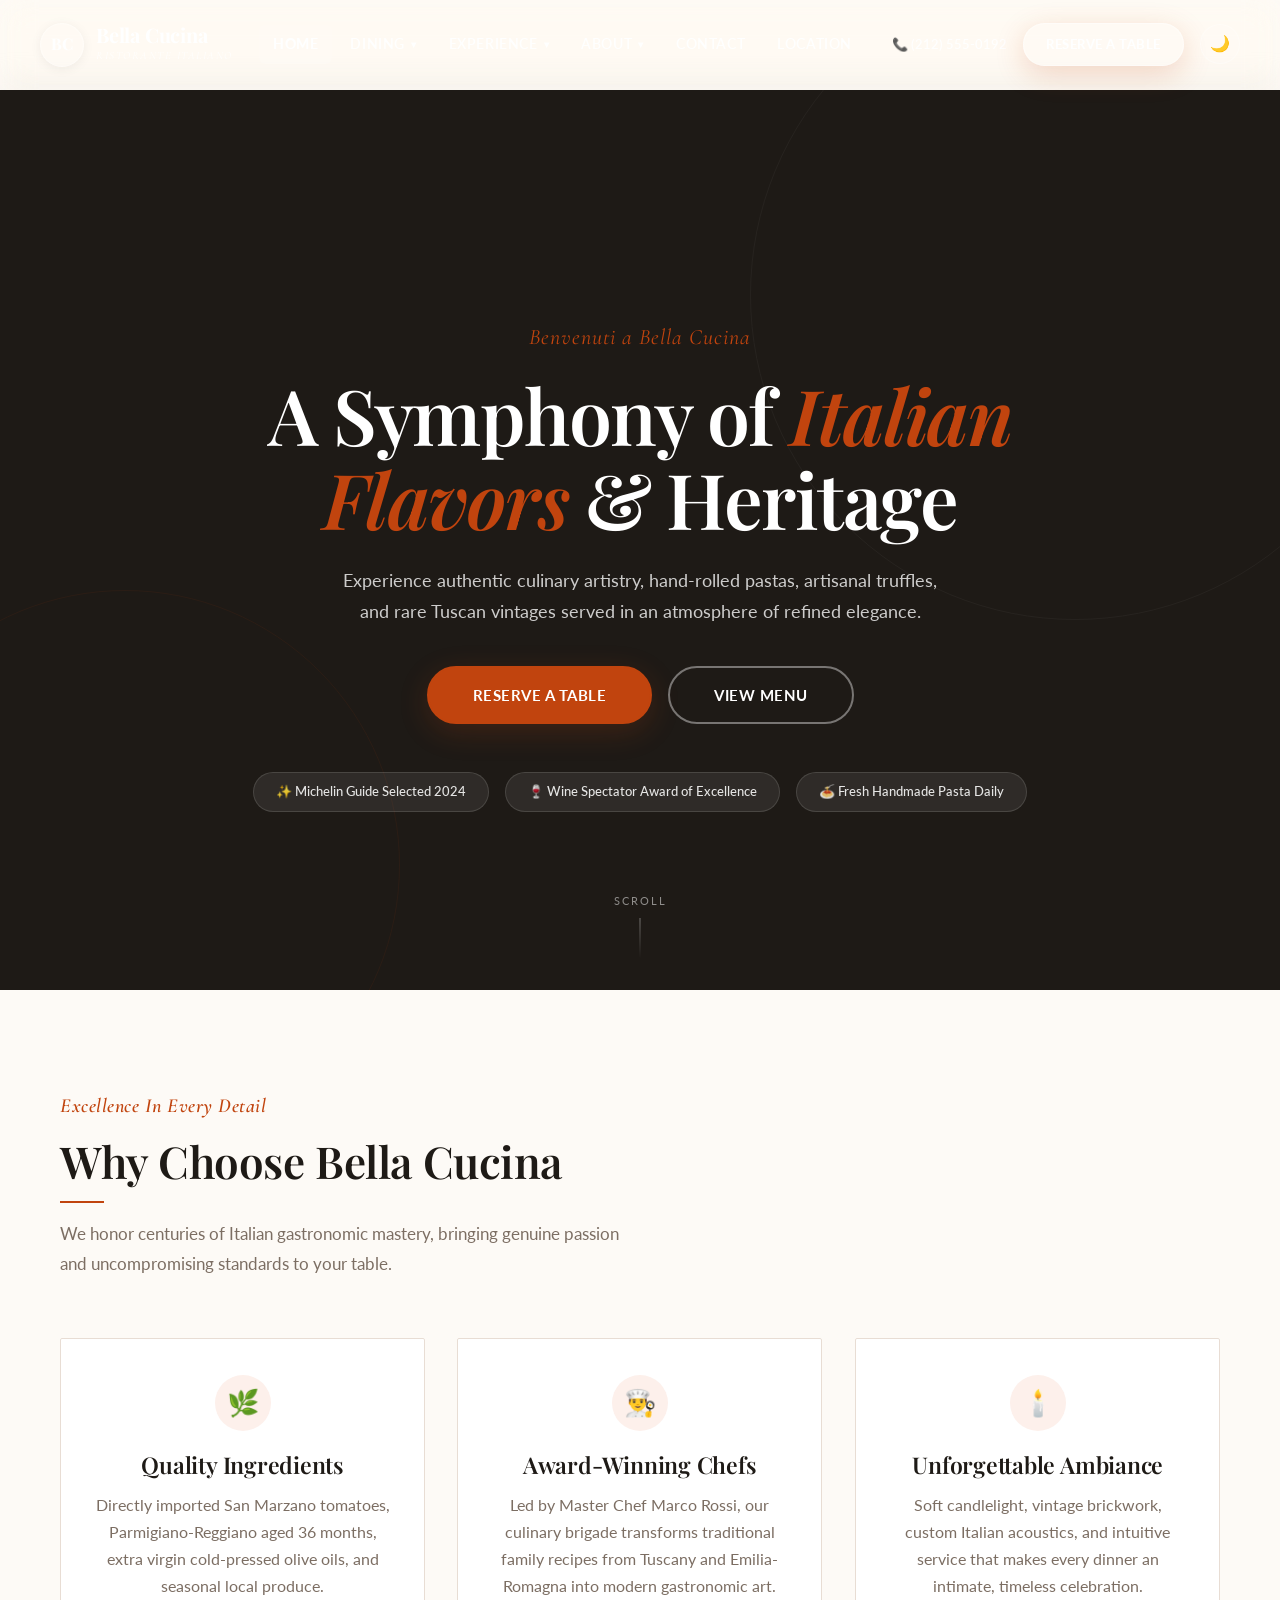
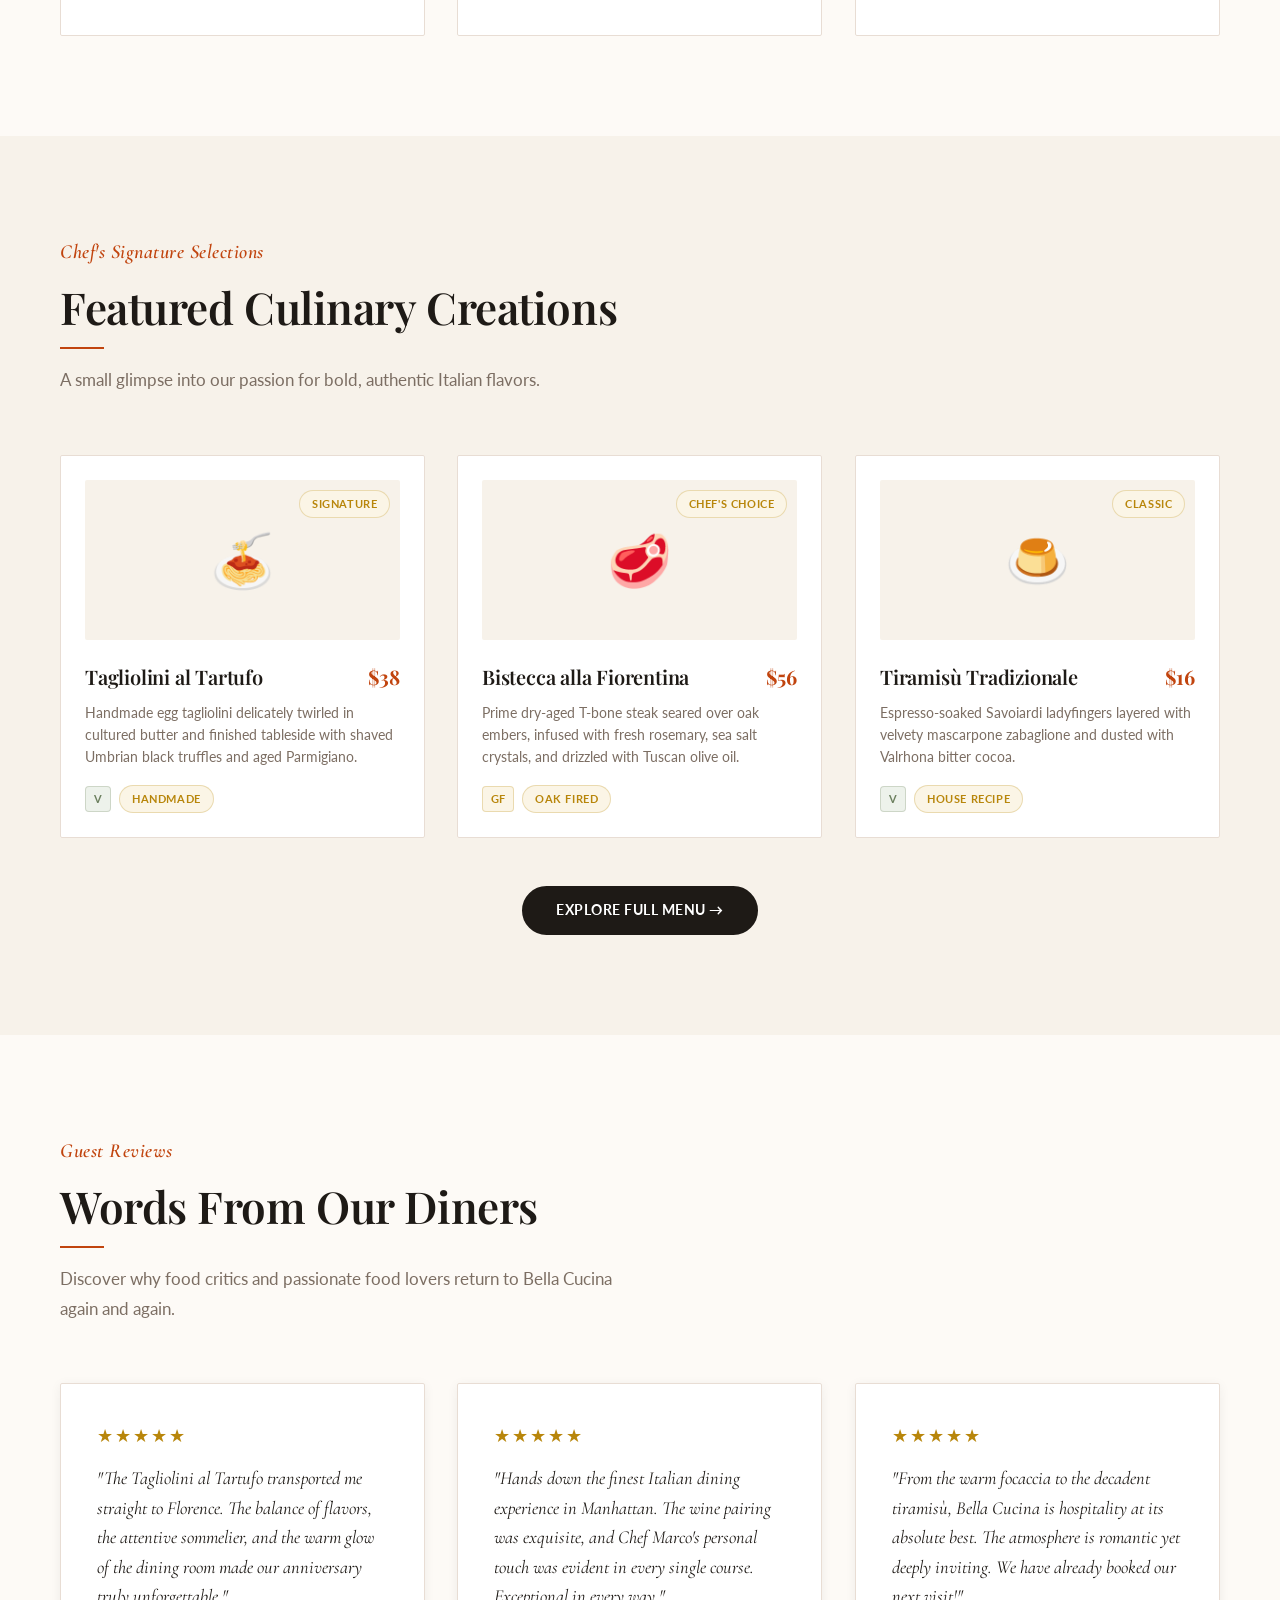
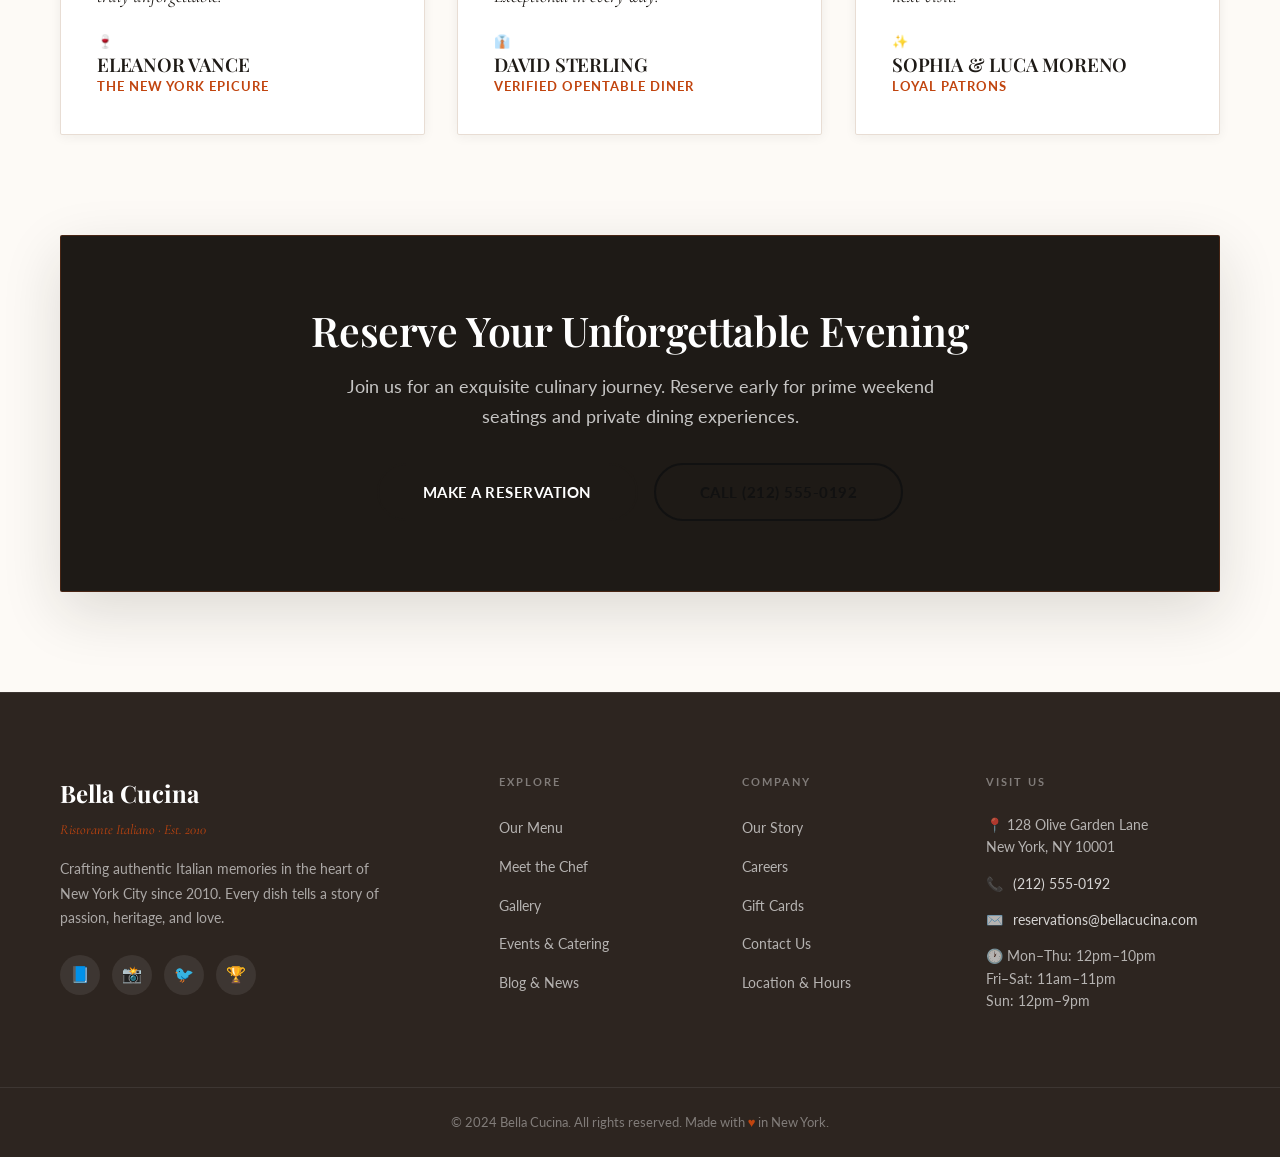
<file: index.html>
<!DOCTYPE html>
<html lang="en">
<head>
  <meta charset="UTF-8">
  <meta name="viewport" content="width=device-width, initial-scale=1.0">
  <meta name="theme-color" content="#FDFAF6" media="(prefers-color-scheme: light)">
  <meta name="theme-color" content="#18140F" media="(prefers-color-scheme: dark)">
  <meta name="color-scheme" content="light dark">
  <meta name="description" content="Bella Cucina - Authentic Italian fine dining experience in New York. Handmade pasta, curated wines, and warm hospitality.">
  <title>Bella Cucina | Fine Italian Dining Experience</title>
  
  <!-- Google Fonts -->
  <link rel="preconnect" href="https://fonts.googleapis.com">
  <link rel="preconnect" href="https://fonts.gstatic.com" crossorigin>
  <link rel="preconnect" href="https://fonts.googleapis.com">
  <link rel="preconnect" href="https://fonts.gstatic.com" crossorigin>
  <link href="https://fonts.googleapis.com/css2?family=Cormorant+Garamond:ital,wght@0,400;0,600;1,400;1,600&family=Lato:ital,wght@0,300;0,400;0,700;1,400&family=Playfair+Display:ital,wght@0,400;0,600;0,700;1,400;1,600&display=swap" rel="stylesheet">
  
    <!-- Prevent dark mode flash -->
  <script>
    (function(){
      var t = localStorage.getItem('bc-theme') || (window.matchMedia('(prefers-color-scheme: dark)').matches ? 'dark' : 'light');
      document.documentElement.setAttribute('data-theme', t);
    })();
  </script>
  <link rel="stylesheet" href="assets/css/style.css">
  <link rel="stylesheet" href="assets/css/theme-fixes.css">
</head>
<body>

  <!-- Navigation -->
  <header class="site-header" id="siteHeader" data-transparent="true">
  <div class="header-container">

    <!-- Logo -->
    <a href="index.html" class="brand">
      <div class="brand-icon">BC</div>
      <div class="brand-text">
        <span class="brand-name">Bella Cucina</span>
        <span class="brand-tagline">Ristorante Italiano</span>
      </div>
    </a>

    <!-- Desktop Nav with Dropdowns -->
    <nav class="primary-nav" id="primaryNav" aria-label="Main navigation">
      <a href="index.html" class="nav-item">Home</a>

      <!-- Dropdown: Dining -->
      <div class="nav-dropdown">
        <button class="nav-item nav-dropdown-trigger" aria-expanded="false" aria-haspopup="true">
          Dining <span class="dropdown-arrow">▾</span>
        </button>
        <div class="dropdown-panel">
          <a href="menu.html" class="dropdown-link">
            <span class="dropdown-icon">🍽️</span>
            <span>
              <strong>Our Menu</strong>
              <small>Starters, pasta, mains &amp; more</small>
            </span>
          </a>
          <a href="chef.html" class="dropdown-link">
            <span class="dropdown-icon">👨‍🍳</span>
            <span>
              <strong>Meet the Chef</strong>
              <small>Chef Marco Rossi &amp; team</small>
            </span>
          </a>
          <a href="gallery.html" class="dropdown-link">
            <span class="dropdown-icon">🖼️</span>
            <span>
              <strong>Gallery</strong>
              <small>Food, ambiance &amp; events</small>
            </span>
          </a>
        </div>
      </div>

      <!-- Dropdown: Experience -->
      <div class="nav-dropdown">
        <button class="nav-item nav-dropdown-trigger" aria-expanded="false" aria-haspopup="true">
          Experience <span class="dropdown-arrow">▾</span>
        </button>
        <div class="dropdown-panel">
          <a href="events.html" class="dropdown-link">
            <span class="dropdown-icon">🎉</span>
            <span>
              <strong>Events &amp; Catering</strong>
              <small>Private parties &amp; corporate</small>
            </span>
          </a>
          <a href="giftcards.html" class="dropdown-link">
            <span class="dropdown-icon">🎁</span>
            <span>
              <strong>Gift Cards</strong>
              <small>Give the gift of dining</small>
            </span>
          </a>
          <a href="blog.html" class="dropdown-link">
            <span class="dropdown-icon">📰</span>
            <span>
              <strong>Blog &amp; News</strong>
              <small>Stories from our kitchen</small>
            </span>
          </a>
        </div>
      </div>

      <!-- Dropdown: About -->
      <div class="nav-dropdown">
        <button class="nav-item nav-dropdown-trigger" aria-expanded="false" aria-haspopup="true">
          About <span class="dropdown-arrow">▾</span>
        </button>
        <div class="dropdown-panel">
          <a href="about.html" class="dropdown-link">
            <span class="dropdown-icon">📖</span>
            <span>
              <strong>Our Story</strong>
              <small>14 years of Italian passion</small>
            </span>
          </a>
          <a href="careers.html" class="dropdown-link">
            <span class="dropdown-icon">💼</span>
            <span>
              <strong>Careers</strong>
              <small>Join our family</small>
            </span>
          </a>
        </div>
      </div>

      <a href="contact.html" class="nav-item">Contact</a>
      <a href="location.html" class="nav-item">Location</a>
    </nav>

    <!-- Right Side Actions -->
    <div class="header-actions">
      <a href="tel:+12125550192" class="header-phone">📞 (212) 555-0192</a>
      <a href="reservation.html" class="btn-reserve">Reserve a Table</a>
      <button class="mobile-toggle" id="mobileToggle" aria-label="Open menu" aria-expanded="false">
        <span class="toggle-line"></span>
        <span class="toggle-line"></span>
        <span class="toggle-line"></span>
      </button>
    </div>

  </div>

  <!-- Mobile Drawer -->
  <div class="mobile-drawer" id="mobileDrawer" aria-hidden="true">
    <div class="drawer-inner">
      <div class="drawer-header">
        <span class="drawer-brand">Bella Cucina</span>
        <button class="drawer-close" id="drawerClose" aria-label="Close menu">✕</button>
      </div>
      <nav class="drawer-nav">
        <a href="index.html" class="drawer-link">Home</a>
        <div class="drawer-section-title">Dining</div>
        <a href="menu.html" class="drawer-link drawer-sub">🍽️ Our Menu</a>
        <a href="chef.html" class="drawer-link drawer-sub">👨‍🍳 Meet the Chef</a>
        <a href="gallery.html" class="drawer-link drawer-sub">🖼️ Gallery</a>
        <div class="drawer-section-title">Experience</div>
        <a href="events.html" class="drawer-link drawer-sub">🎉 Events &amp; Catering</a>
        <a href="giftcards.html" class="drawer-link drawer-sub">🎁 Gift Cards</a>
        <a href="blog.html" class="drawer-link drawer-sub">📰 Blog &amp; News</a>
        <div class="drawer-section-title">About</div>
        <a href="about.html" class="drawer-link drawer-sub">📖 Our Story</a>
        <a href="careers.html" class="drawer-link drawer-sub">💼 Careers</a>
        <a href="contact.html" class="drawer-link">Contact</a>
        <a href="location.html" class="drawer-link">Location &amp; Hours</a>
      </nav>
      <div class="drawer-footer">
        <a href="reservation.html" class="btn-reserve btn-reserve-full">Reserve a Table</a>
        <div class="drawer-contact">
          <span>📞 (212) 555-0192</span>
          <span>📍 128 Olive Garden Lane, NY</span>
        </div>
      </div>
    </div>
  </div>
  <div class="drawer-overlay" id="drawerOverlay"></div>
</header>

  <main id="main-content">
    <!-- 1. Hero Home (Full Screen) -->
    <section class="hero-home">
      <div class="hero-content fade-in">
        <span class="hero-eyebrow">Benvenuti a Bella Cucina</span>
        <h1 class="hero-title">A Symphony of <em>Italian Flavors</em> &amp; Heritage</h1>
        <p class="hero-subtitle">
          Experience authentic culinary artistry, hand-rolled pastas, artisanal truffles, and rare Tuscan vintages served in an atmosphere of refined elegance.
        </p>
        
        <div class="btn-group btn-group-center">
          <a href="reservation.html" class="btn btn-primary btn-lg">Reserve a Table</a>
          <a href="menu.html" class="btn btn-secondary btn-lg">View Menu</a>
        </div>

        <div class="hero-badges">
          <span class="hero-badge">✨ Michelin Guide Selected 2024</span>
          <span class="hero-badge">🍷 Wine Spectator Award of Excellence</span>
          <span class="hero-badge">🍝 Fresh Handmade Pasta Daily</span>
        </div>
      </div>
      <div class="scroll-indicator" aria-hidden="true">
        <span>Scroll</span>
        <div class="scroll-line"></div>
      </div>
    </section>

    <!-- 2. Why Choose Us -->
    <section class="section">
      <div class="container">
        <div class="section-header fade-in">
          <span class="section-eyebrow">Excellence In Every Detail</span>
          <h2 class="section-title">Why Choose Bella Cucina</h2>
          <p class="section-desc">
            We honor centuries of Italian gastronomic mastery, bringing genuine passion and uncompromising standards to your table.
          </p>
        </div>

        <div class="grid-3">
          <!-- Card 1 -->
          <div class="card text-center fade-in">
            <div class="icon-box" style="margin-left: auto; margin-right: auto;">🌿</div>
            <h3>Quality Ingredients</h3>
            <p style="color: var(--color-text-muted); margin-top: 0.8rem;">
              Directly imported San Marzano tomatoes, Parmigiano-Reggiano aged 36 months, extra virgin cold-pressed olive oils, and seasonal local produce.
            </p>
          </div>

          <!-- Card 2 -->
          <div class="card text-center fade-in">
            <div class="icon-box" style="margin-left: auto; margin-right: auto;">👨‍🍳</div>
            <h3>Award-Winning Chefs</h3>
            <p style="color: var(--color-text-muted); margin-top: 0.8rem;">
              Led by Master Chef Marco Rossi, our culinary brigade transforms traditional family recipes from Tuscany and Emilia-Romagna into modern gastronomic art.
            </p>
          </div>

          <!-- Card 3 -->
          <div class="card text-center fade-in">
            <div class="icon-box" style="margin-left: auto; margin-right: auto;">🕯️</div>
            <h3>Unforgettable Ambiance</h3>
            <p style="color: var(--color-text-muted); margin-top: 0.8rem;">
              Soft candlelight, vintage brickwork, custom Italian acoustics, and intuitive service that makes every dinner an intimate, timeless celebration.
            </p>
          </div>
        </div>
      </div>
    </section>

    <!-- 3. Featured Dishes -->
    <section class="section section-soft">
      <div class="container">
        <div class="section-header fade-in">
          <span class="section-eyebrow">Chef's Signature Selections</span>
          <h2 class="section-title">Featured Culinary Creations</h2>
          <p class="section-desc">
            A small glimpse into our passion for bold, authentic Italian flavors.
          </p>
        </div>

        <div class="grid-3">
          <!-- Dish 1 -->
          <article class="dish-card fade-in">
            <div class="dish-image-box">
              <span class="dish-emoji">🍝</span>
              <span class="badge badge-gold dish-badge">Signature</span>
            </div>
            <div class="dish-body">
              <div class="dish-header">
                <h3 class="dish-name">Tagliolini al Tartufo</h3>
                <span class="dish-price">$38</span>
              </div>
              <p class="dish-desc">
                Handmade egg tagliolini delicately twirled in cultured butter and finished tableside with shaved Umbrian black truffles and aged Parmigiano.
              </p>
              <div class="dish-footer">
                <span class="badge-dietary v">V</span>
                <span class="badge badge-gold">Handmade</span>
              </div>
            </div>
          </article>

          <!-- Dish 2 -->
          <article class="dish-card fade-in">
            <div class="dish-image-box">
              <span class="dish-emoji">🥩</span>
              <span class="badge badge-gold dish-badge">Chef's Choice</span>
            </div>
            <div class="dish-body">
              <div class="dish-header">
                <h3 class="dish-name">Bistecca alla Fiorentina</h3>
                <span class="dish-price">$56</span>
              </div>
              <p class="dish-desc">
                Prime dry-aged T-bone steak seared over oak embers, infused with fresh rosemary, sea salt crystals, and drizzled with Tuscan olive oil.
              </p>
              <div class="dish-footer">
                <span class="badge-dietary gf">GF</span>
                <span class="badge badge-gold">Oak Fired</span>
              </div>
            </div>
          </article>

          <!-- Dish 3 -->
          <article class="dish-card fade-in">
            <div class="dish-image-box">
              <span class="dish-emoji">🍮</span>
              <span class="badge badge-gold dish-badge">Classic</span>
            </div>
            <div class="dish-body">
              <div class="dish-header">
                <h3 class="dish-name">Tiramisù Tradizionale</h3>
                <span class="dish-price">$16</span>
              </div>
              <p class="dish-desc">
                Espresso-soaked Savoiardi ladyfingers layered with velvety mascarpone zabaglione and dusted with Valrhona bitter cocoa.
              </p>
              <div class="dish-footer">
                <span class="badge-dietary v">V</span>
                <span class="badge badge-gold">House Recipe</span>
              </div>
            </div>
          </article>
        </div>

        <div class="text-center" style="margin-top: 3rem;">
          <a href="menu.html" class="btn btn-dark">Explore Full Menu →</a>
        </div>
      </div>
    </section>

    <!-- 4. Testimonials -->
    <section class="section">
      <div class="container">
        <div class="section-header fade-in">
          <span class="section-eyebrow">Guest Reviews</span>
          <h2 class="section-title">Words From Our Diners</h2>
          <p class="section-desc">
            Discover why food critics and passionate food lovers return to Bella Cucina again and again.
          </p>
        </div>

        <div class="grid-3">
          <!-- Testimonial 1 -->
          <div class="testimonial-card fade-in">
            <div class="stars">★★★★★</div>
            <p class="testimonial-quote">
              "The Tagliolini al Tartufo transported me straight to Florence. The balance of flavors, the attentive sommelier, and the warm glow of the dining room made our anniversary truly unforgettable."
            </p>
            <div class="testimonial-author">
              <div class="author-avatar">🍷</div>
              <div>
                <h4 class="author-name">Eleanor Vance</h4>
                <span class="author-role">The New York Epicure</span>
              </div>
            </div>
          </div>

          <!-- Testimonial 2 -->
          <div class="testimonial-card fade-in">
            <div class="stars">★★★★★</div>
            <p class="testimonial-quote">
              "Hands down the finest Italian dining experience in Manhattan. The wine pairing was exquisite, and Chef Marco's personal touch was evident in every single course. Exceptional in every way."
            </p>
            <div class="testimonial-author">
              <div class="author-avatar">👔</div>
              <div>
                <h4 class="author-name">David Sterling</h4>
                <span class="author-role">Verified OpenTable Diner</span>
              </div>
            </div>
          </div>

          <!-- Testimonial 3 -->
          <div class="testimonial-card fade-in">
            <div class="stars">★★★★★</div>
            <p class="testimonial-quote">
              "From the warm focaccia to the decadent tiramisù, Bella Cucina is hospitality at its absolute best. The atmosphere is romantic yet deeply inviting. We have already booked our next visit!"
            </p>
            <div class="testimonial-author">
              <div class="author-avatar">✨</div>
              <div>
                <h4 class="author-name">Sophia &amp; Luca Moreno</h4>
                <span class="author-role">Loyal Patrons</span>
              </div>
            </div>
          </div>
        </div>
      </div>
    </section>

    <!-- 5. Make a Reservation CTA Banner -->
    <section class="section" style="padding-top: 0;">
      <div class="container">
        <div class="cta-banner-gold fade-in">
          <h2>Reserve Your Unforgettable Evening</h2>
          <p>
            Join us for an exquisite culinary journey. Reserve early for prime weekend seatings and private dining experiences.
          </p>
          <div class="btn-group btn-group-center">
            <a href="reservation.html" class="btn btn-dark btn-lg">Make a Reservation</a>
            <a href="tel:2125550192" class="btn btn-secondary btn-lg" style="color: #111111; border-color: #111111;">Call (212) 555-0192</a>
          </div>
        </div>
      </div>
    </section>
  </main>

  <!-- Consistent Footer -->
  <footer class="site-footer">
  <div class="container">
    <div class="footer-grid">
      <div class="footer-col footer-col-brand">
        <div class="footer-brand-name">Bella Cucina</div>
        <div class="footer-brand-tagline">Ristorante Italiano · Est. 2010</div>
        <p class="footer-desc">Crafting authentic Italian memories in the heart of New York City since 2010. Every dish tells a story of passion, heritage, and love.</p>
        <div class="footer-social">
          <a href="#" class="social-link" aria-label="Facebook">📘</a>
          <a href="#" class="social-link" aria-label="Instagram">📸</a>
          <a href="#" class="social-link" aria-label="Twitter">🐦</a>
          <a href="#" class="social-link" aria-label="TripAdvisor">🏆</a>
        </div>
      </div>
      <div class="footer-col">
        <div class="footer-heading">Explore</div>
        <ul class="footer-links">
          <li><a href="menu.html">Our Menu</a></li>
          <li><a href="chef.html">Meet the Chef</a></li>
          <li><a href="gallery.html">Gallery</a></li>
          <li><a href="events.html">Events &amp; Catering</a></li>
          <li><a href="blog.html">Blog &amp; News</a></li>
        </ul>
      </div>
      <div class="footer-col">
        <div class="footer-heading">Company</div>
        <ul class="footer-links">
          <li><a href="about.html">Our Story</a></li>
          <li><a href="careers.html">Careers</a></li>
          <li><a href="giftcards.html">Gift Cards</a></li>
          <li><a href="contact.html">Contact Us</a></li>
          <li><a href="location.html">Location &amp; Hours</a></li>
        </ul>
      </div>
      <div class="footer-col">
        <div class="footer-heading">Visit Us</div>
        <div class="footer-contact-item">📍 128 Olive Garden Lane<br>New York, NY 10001</div>
        <div class="footer-contact-item">📞 <a href="tel:+12125550192">(212) 555-0192</a></div>
        <div class="footer-contact-item">✉️ <a href="mailto:reservations@bellacucina.com">reservations@bellacucina.com</a></div>
        <div class="footer-contact-item">🕐 Mon–Thu: 12pm–10pm<br>Fri–Sat: 11am–11pm<br>Sun: 12pm–9pm</div>
      </div>
    </div>
  </div>
  <div class="footer-bottom">
    <div class="container">
      <span>© 2024 Bella Cucina. All rights reserved. Made with <span class="accent">♥</span> in New York.</span>
    </div>
  </div>
</footer>

  <script src="assets/js/main.js"></script>
</body>
</html>
</file>
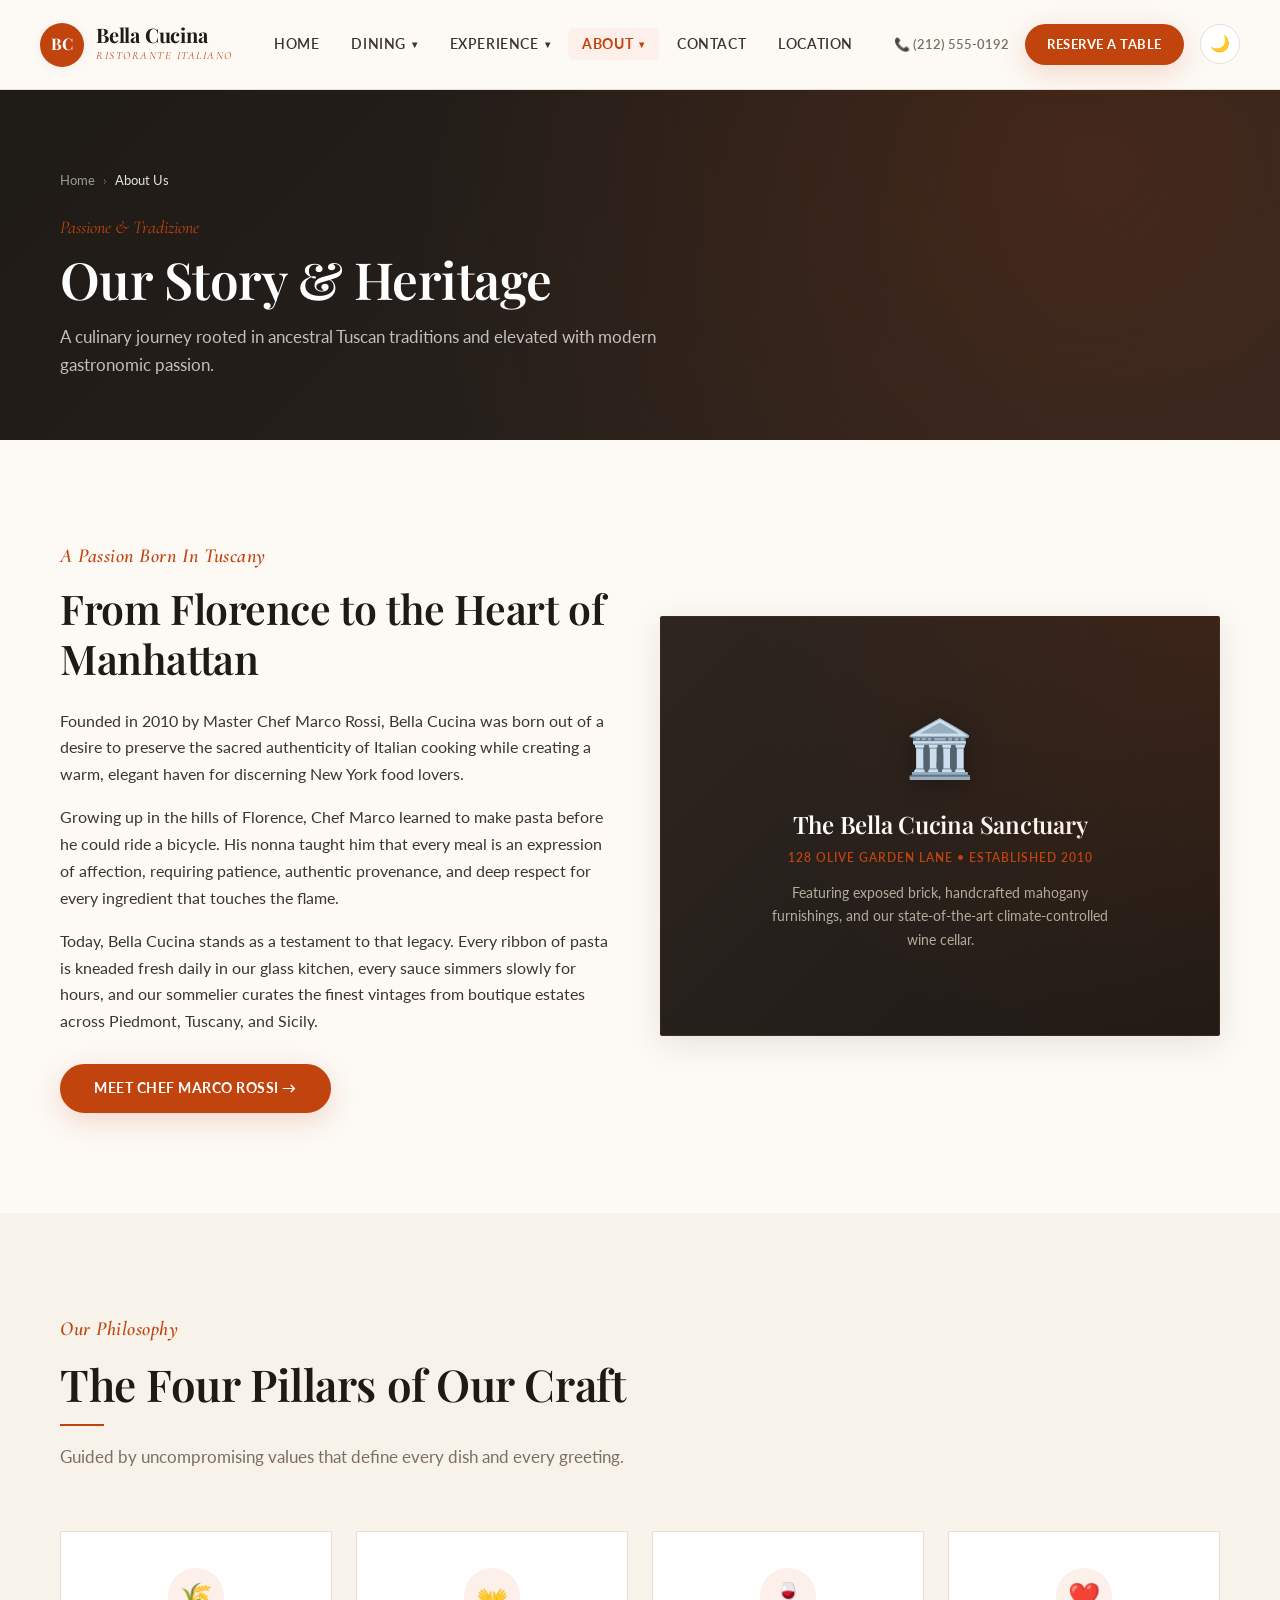
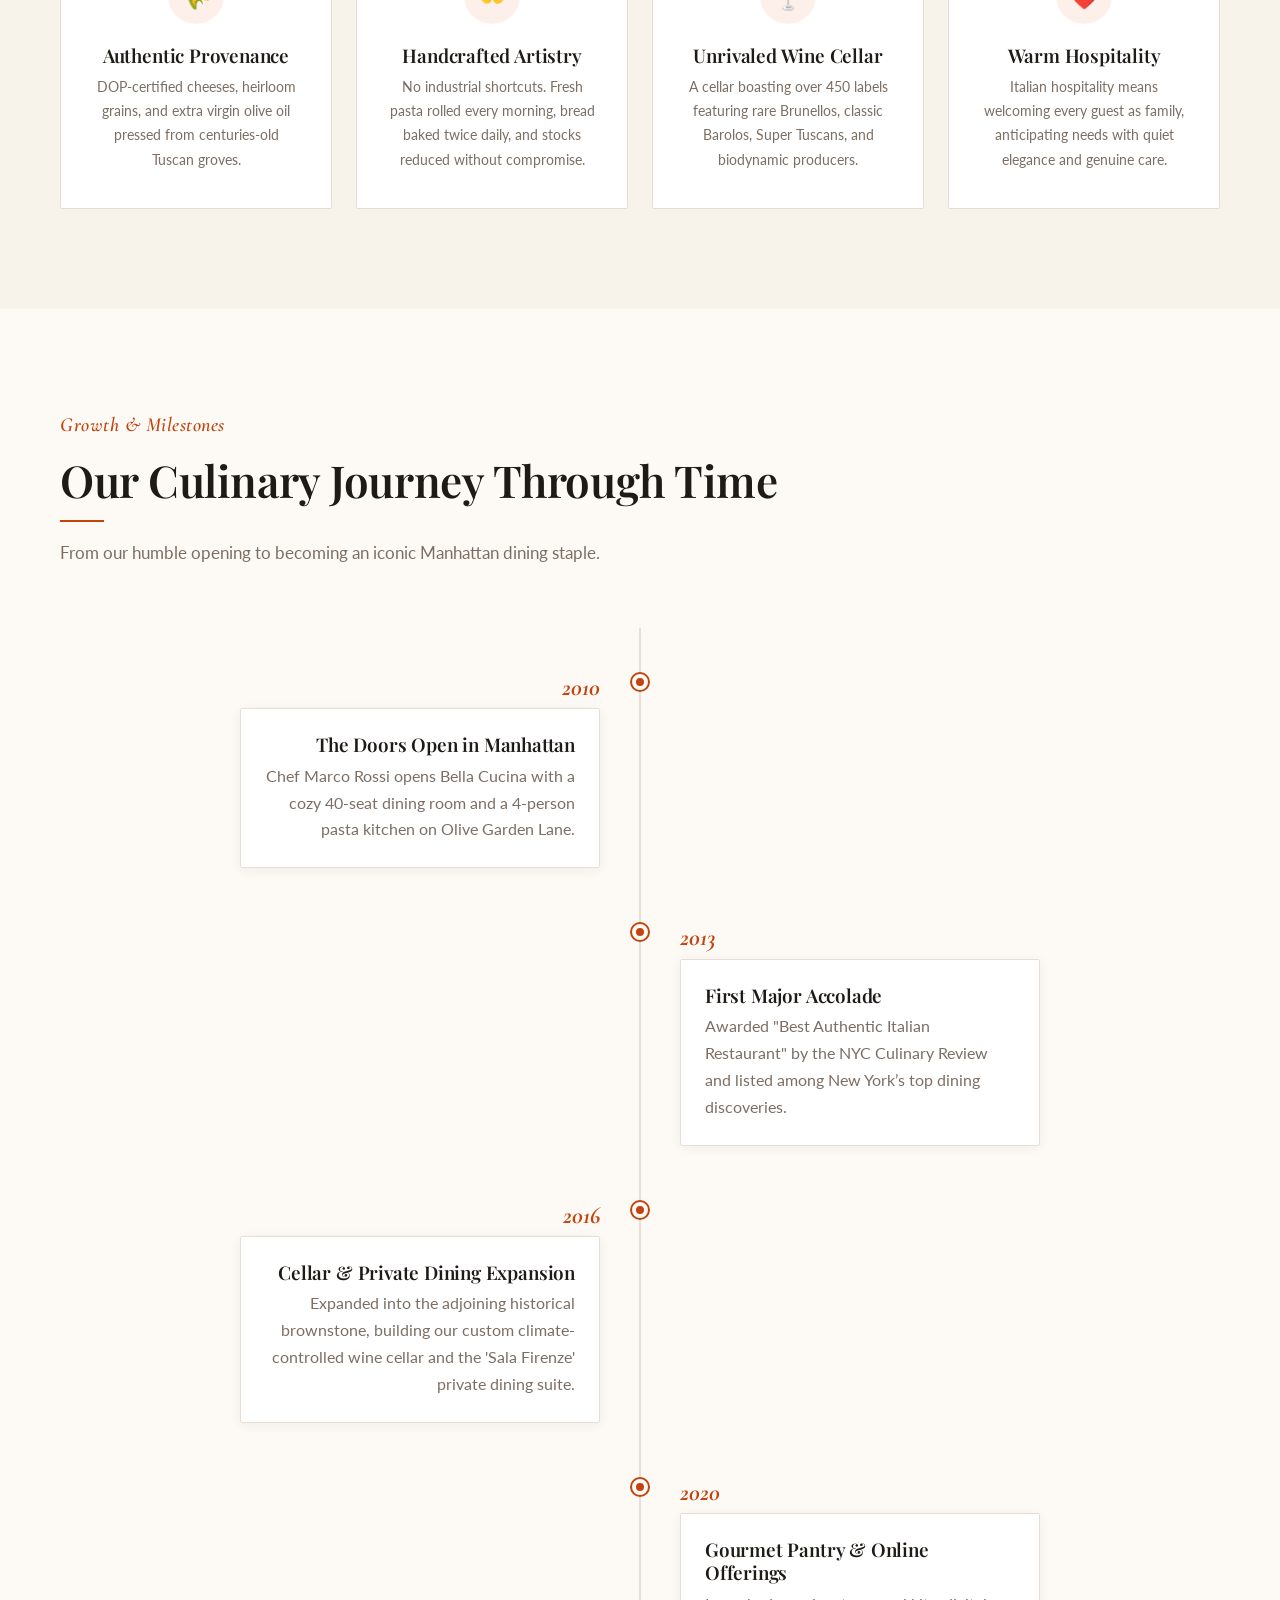
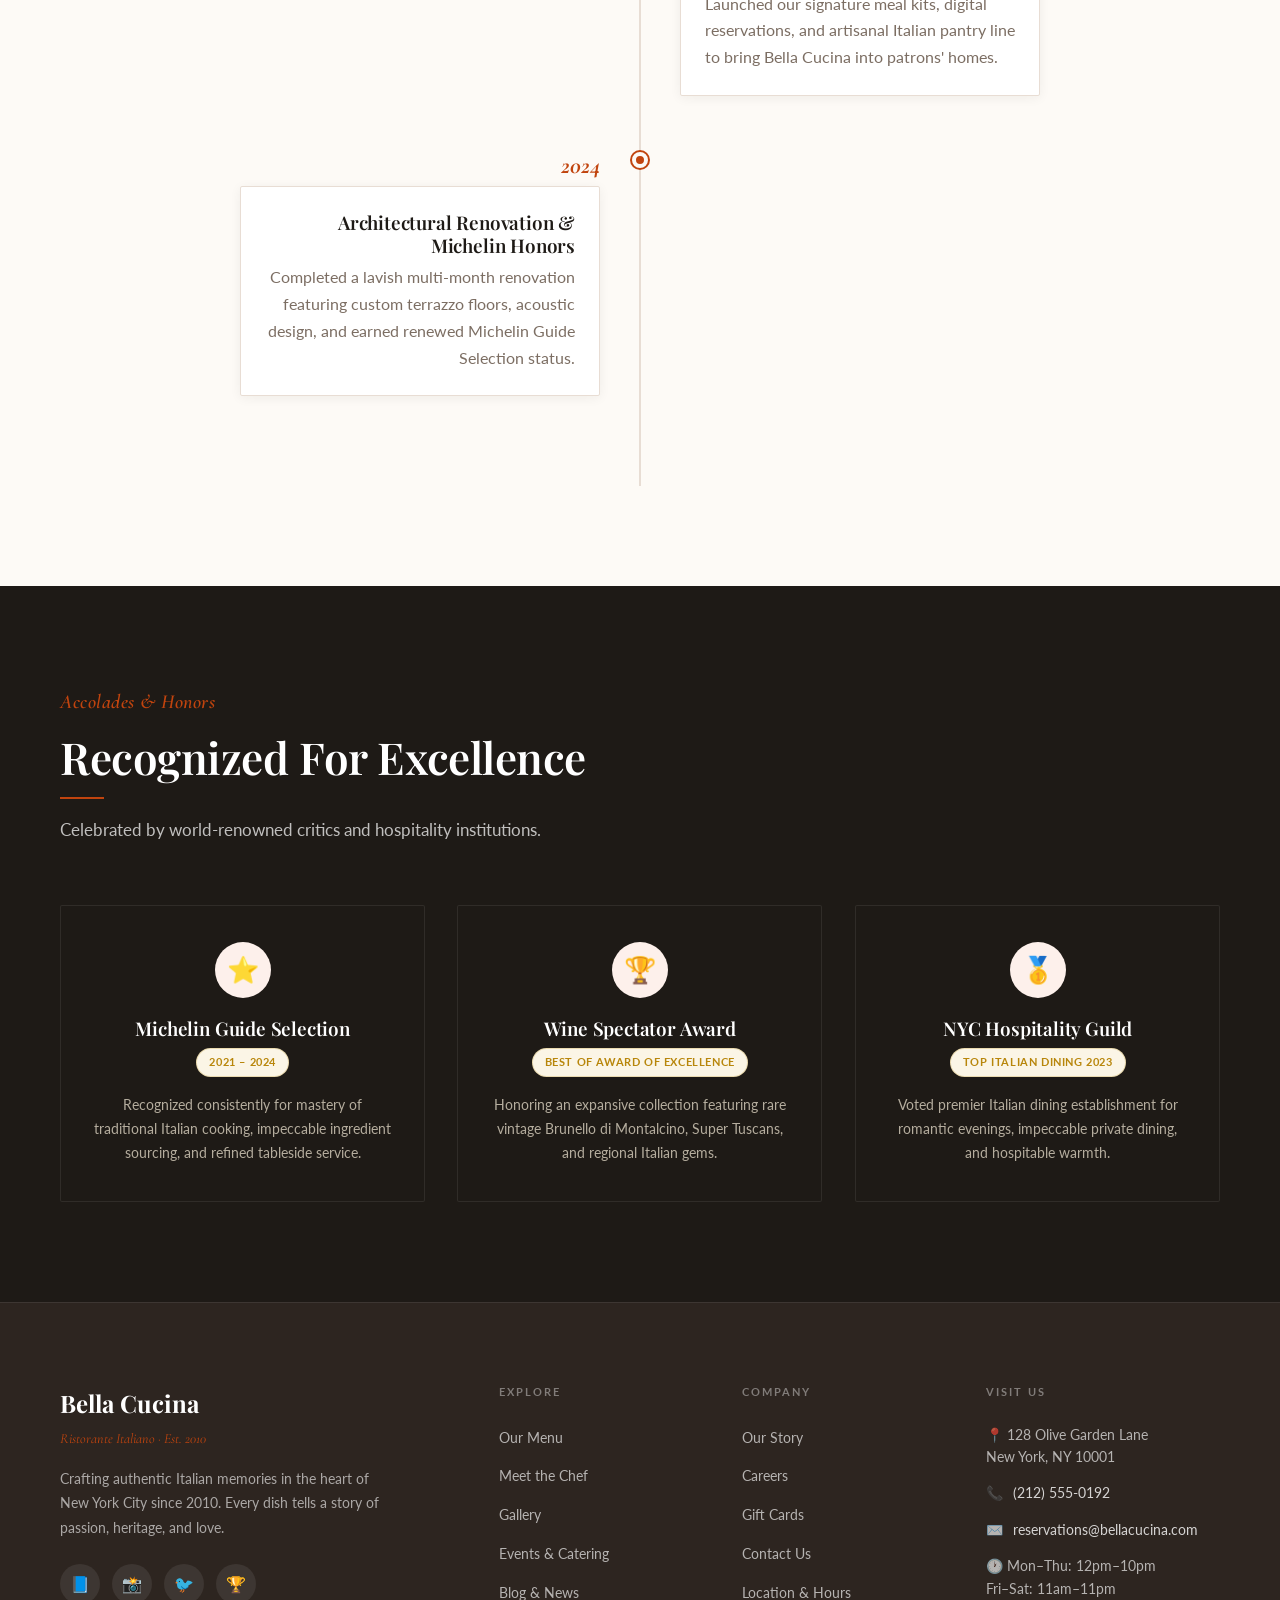
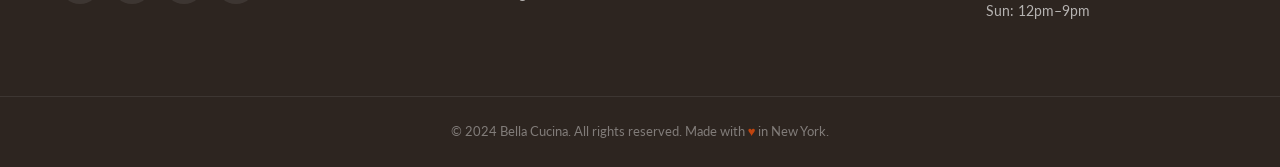
<file: about.html>
<!DOCTYPE html>
<html lang="en">
<head>
  <meta charset="UTF-8">
  <meta name="viewport" content="width=device-width, initial-scale=1.0">
  <meta name="theme-color" content="#FDFAF6" media="(prefers-color-scheme: light)">
  <meta name="theme-color" content="#18140F" media="(prefers-color-scheme: dark)">
  <meta name="color-scheme" content="light dark">
  <meta name="description" content="Learn the history and passion behind Bella Cucina, New York's premier Italian dining sanctuary founded by Chef Marco Rossi.">
  <title>About Us | Bella Cucina - Italian Heritage &amp; Excellence</title>
  
  <!-- Google Fonts -->
  <link rel="preconnect" href="https://fonts.googleapis.com">
  <link rel="preconnect" href="https://fonts.gstatic.com" crossorigin>
  <link rel="preconnect" href="https://fonts.googleapis.com">
  <link rel="preconnect" href="https://fonts.gstatic.com" crossorigin>
  <link href="https://fonts.googleapis.com/css2?family=Cormorant+Garamond:ital,wght@0,400;0,600;1,400;1,600&family=Lato:ital,wght@0,300;0,400;0,700;1,400&family=Playfair+Display:ital,wght@0,400;0,600;0,700;1,400&display=swap" rel="stylesheet">
  
    <!-- Prevent dark mode flash -->
  <script>
    (function(){
      var t = localStorage.getItem('bc-theme') || (window.matchMedia('(prefers-color-scheme: dark)').matches ? 'dark' : 'light');
      document.documentElement.setAttribute('data-theme', t);
    })();
  </script>
  <link rel="stylesheet" href="assets/css/style.css">
  <link rel="stylesheet" href="assets/css/theme-fixes.css">
</head>
<body>

  <!-- Navigation -->
  <header class="site-header" id="siteHeader">
  <div class="header-container">

    <!-- Logo -->
    <a href="index.html" class="brand">
      <div class="brand-icon">BC</div>
      <div class="brand-text">
        <span class="brand-name">Bella Cucina</span>
        <span class="brand-tagline">Ristorante Italiano</span>
      </div>
    </a>

    <!-- Desktop Nav with Dropdowns -->
    <nav class="primary-nav" id="primaryNav" aria-label="Main navigation">
      <a href="index.html" class="nav-item">Home</a>

      <!-- Dropdown: Dining -->
      <div class="nav-dropdown">
        <button class="nav-item nav-dropdown-trigger" aria-expanded="false" aria-haspopup="true">
          Dining <span class="dropdown-arrow">▾</span>
        </button>
        <div class="dropdown-panel">
          <a href="menu.html" class="dropdown-link">
            <span class="dropdown-icon">🍽️</span>
            <span>
              <strong>Our Menu</strong>
              <small>Starters, pasta, mains &amp; more</small>
            </span>
          </a>
          <a href="chef.html" class="dropdown-link">
            <span class="dropdown-icon">👨‍🍳</span>
            <span>
              <strong>Meet the Chef</strong>
              <small>Chef Marco Rossi &amp; team</small>
            </span>
          </a>
          <a href="gallery.html" class="dropdown-link">
            <span class="dropdown-icon">🖼️</span>
            <span>
              <strong>Gallery</strong>
              <small>Food, ambiance &amp; events</small>
            </span>
          </a>
        </div>
      </div>

      <!-- Dropdown: Experience -->
      <div class="nav-dropdown">
        <button class="nav-item nav-dropdown-trigger" aria-expanded="false" aria-haspopup="true">
          Experience <span class="dropdown-arrow">▾</span>
        </button>
        <div class="dropdown-panel">
          <a href="events.html" class="dropdown-link">
            <span class="dropdown-icon">🎉</span>
            <span>
              <strong>Events &amp; Catering</strong>
              <small>Private parties &amp; corporate</small>
            </span>
          </a>
          <a href="giftcards.html" class="dropdown-link">
            <span class="dropdown-icon">🎁</span>
            <span>
              <strong>Gift Cards</strong>
              <small>Give the gift of dining</small>
            </span>
          </a>
          <a href="blog.html" class="dropdown-link">
            <span class="dropdown-icon">📰</span>
            <span>
              <strong>Blog &amp; News</strong>
              <small>Stories from our kitchen</small>
            </span>
          </a>
        </div>
      </div>

      <!-- Dropdown: About -->
      <div class="nav-dropdown">
        <button class="nav-item nav-dropdown-trigger" aria-expanded="false" aria-haspopup="true">
          About <span class="dropdown-arrow">▾</span>
        </button>
        <div class="dropdown-panel">
          <a href="about.html" class="dropdown-link">
            <span class="dropdown-icon">📖</span>
            <span>
              <strong>Our Story</strong>
              <small>14 years of Italian passion</small>
            </span>
          </a>
          <a href="careers.html" class="dropdown-link">
            <span class="dropdown-icon">💼</span>
            <span>
              <strong>Careers</strong>
              <small>Join our family</small>
            </span>
          </a>
        </div>
      </div>

      <a href="contact.html" class="nav-item">Contact</a>
      <a href="location.html" class="nav-item">Location</a>
    </nav>

    <!-- Right Side Actions -->
    <div class="header-actions">
      <a href="tel:+12125550192" class="header-phone">📞 (212) 555-0192</a>
      <a href="reservation.html" class="btn-reserve">Reserve a Table</a>
      <button class="mobile-toggle" id="mobileToggle" aria-label="Open menu" aria-expanded="false">
        <span class="toggle-line"></span>
        <span class="toggle-line"></span>
        <span class="toggle-line"></span>
      </button>
    </div>

  </div>

  <!-- Mobile Drawer -->
  <div class="mobile-drawer" id="mobileDrawer" aria-hidden="true">
    <div class="drawer-inner">
      <div class="drawer-header">
        <span class="drawer-brand">Bella Cucina</span>
        <button class="drawer-close" id="drawerClose" aria-label="Close menu">✕</button>
      </div>
      <nav class="drawer-nav">
        <a href="index.html" class="drawer-link">Home</a>
        <div class="drawer-section-title">Dining</div>
        <a href="menu.html" class="drawer-link drawer-sub">🍽️ Our Menu</a>
        <a href="chef.html" class="drawer-link drawer-sub">👨‍🍳 Meet the Chef</a>
        <a href="gallery.html" class="drawer-link drawer-sub">🖼️ Gallery</a>
        <div class="drawer-section-title">Experience</div>
        <a href="events.html" class="drawer-link drawer-sub">🎉 Events &amp; Catering</a>
        <a href="giftcards.html" class="drawer-link drawer-sub">🎁 Gift Cards</a>
        <a href="blog.html" class="drawer-link drawer-sub">📰 Blog &amp; News</a>
        <div class="drawer-section-title">About</div>
        <a href="about.html" class="drawer-link drawer-sub">📖 Our Story</a>
        <a href="careers.html" class="drawer-link drawer-sub">💼 Careers</a>
        <a href="contact.html" class="drawer-link">Contact</a>
        <a href="location.html" class="drawer-link">Location &amp; Hours</a>
      </nav>
      <div class="drawer-footer">
        <a href="reservation.html" class="btn-reserve btn-reserve-full">Reserve a Table</a>
        <div class="drawer-contact">
          <span>📞 (212) 555-0192</span>
          <span>📍 128 Olive Garden Lane, NY</span>
        </div>
      </div>
    </div>
  </div>
  <div class="drawer-overlay" id="drawerOverlay"></div>
</header>

  <main id="main-content">
    <!-- Hero Banner -->
    <section class="page-hero">
  <div class="container">
    <nav class="breadcrumb" aria-label="Breadcrumb">
      <a href="index.html">Home</a>
      <span>›</span>
      <span>About Us</span>
    </nav>
    <span class="page-hero-eyebrow">Passione &amp; Tradizione</span>
    <h1 class="page-hero-title">Our Story &amp; Heritage</h1>
    <p class="page-hero-desc">A culinary journey rooted in ancestral Tuscan traditions and elevated with modern gastronomic passion.</p>
  </div>
</section>

    <!-- Story Section -->
    <section class="section">
      <div class="container">
        <div class="grid-2" style="align-items: center;">
          <!-- Left: Story Text -->
          <div class="fade-in">
            <span class="section-eyebrow">A Passion Born In Tuscany</span>
            <h2 style="margin-bottom: 1.5rem;">From Florence to the Heart of Manhattan</h2>
            <p>
              Founded in 2010 by Master Chef Marco Rossi, Bella Cucina was born out of a desire to preserve the sacred authenticity of Italian cooking while creating a warm, elegant haven for discerning New York food lovers.
            </p>
            <p>
              Growing up in the hills of Florence, Chef Marco learned to make pasta before he could ride a bicycle. His nonna taught him that every meal is an expression of affection, requiring patience, authentic provenance, and deep respect for every ingredient that touches the flame.
            </p>
            <p>
              Today, Bella Cucina stands as a testament to that legacy. Every ribbon of pasta is kneaded fresh daily in our glass kitchen, every sauce simmers slowly for hours, and our sommelier curates the finest vintages from boutique estates across Piedmont, Tuscany, and Sicily.
            </p>
            <div style="margin-top: 1.8rem;">
              <a href="chef.html" class="btn btn-primary">Meet Chef Marco Rossi →</a>
            </div>
          </div>

          <!-- Right: Visual Placeholder Box -->
          <div class="visual-placeholder fade-in" style="min-height: 420px;">
            <div class="visual-emoji">🏛️</div>
            <h3 class="visual-title">The Bella Cucina Sanctuary</h3>
            <span class="visual-tag">128 Olive Garden Lane &bull; Established 2010</span>
            <p style="font-size: 0.88rem; color: #b5ad9e; max-width: 340px; margin-top: 0.8rem;">
              Featuring exposed brick, handcrafted mahogany furnishings, and our state-of-the-art climate-controlled wine cellar.
            </p>
          </div>
        </div>
      </div>
    </section>

    <!-- Core Values -->
    <section class="section section-soft">
      <div class="container">
        <div class="section-header fade-in">
          <span class="section-eyebrow">Our Philosophy</span>
          <h2 class="section-title">The Four Pillars of Our Craft</h2>
          <p class="section-desc">Guided by uncompromising values that define every dish and every greeting.</p>
        </div>

        <div class="grid-4">
          <!-- Pillar 1 -->
          <div class="card text-center fade-in">
            <div class="icon-box" style="margin-left: auto; margin-right: auto;">🌾</div>
            <h4>Authentic Provenance</h4>
            <p style="color: var(--color-text-muted); font-size: 0.9rem; margin-top: 0.5rem;">
              DOP-certified cheeses, heirloom grains, and extra virgin olive oil pressed from centuries-old Tuscan groves.
            </p>
          </div>

          <!-- Pillar 2 -->
          <div class="card text-center fade-in">
            <div class="icon-box" style="margin-left: auto; margin-right: auto;">👐</div>
            <h4>Handcrafted Artistry</h4>
            <p style="color: var(--color-text-muted); font-size: 0.9rem; margin-top: 0.5rem;">
              No industrial shortcuts. Fresh pasta rolled every morning, bread baked twice daily, and stocks reduced without compromise.
            </p>
          </div>

          <!-- Pillar 3 -->
          <div class="card text-center fade-in">
            <div class="icon-box" style="margin-left: auto; margin-right: auto;">🍷</div>
            <h4>Unrivaled Wine Cellar</h4>
            <p style="color: var(--color-text-muted); font-size: 0.9rem; margin-top: 0.5rem;">
              A cellar boasting over 450 labels featuring rare Brunellos, classic Barolos, Super Tuscans, and biodynamic producers.
            </p>
          </div>

          <!-- Pillar 4 -->
          <div class="card text-center fade-in">
            <div class="icon-box" style="margin-left: auto; margin-right: auto;">❤️</div>
            <h4>Warm Hospitality</h4>
            <p style="color: var(--color-text-muted); font-size: 0.9rem; margin-top: 0.5rem;">
              Italian hospitality means welcoming every guest as family, anticipating needs with quiet elegance and genuine care.
            </p>
          </div>
        </div>
      </div>
    </section>

    <!-- Milestone Timeline -->
    <section class="section">
      <div class="container">
        <div class="section-header fade-in">
          <span class="section-eyebrow">Growth &amp; Milestones</span>
          <h2 class="section-title">Our Culinary Journey Through Time</h2>
          <p class="section-desc">From our humble opening to becoming an iconic Manhattan dining staple.</p>
        </div>

        <div class="timeline fade-in">
          <!-- 2010 -->
          <div class="timeline-item">
            <div class="timeline-dot"></div>
            <span class="timeline-year">2010</span>
            <div class="timeline-content">
              <h4>The Doors Open in Manhattan</h4>
              <p style="color: var(--color-text-muted); margin-top: 0.4rem;">
                Chef Marco Rossi opens Bella Cucina with a cozy 40-seat dining room and a 4-person pasta kitchen on Olive Garden Lane.
              </p>
            </div>
          </div>

          <!-- 2013 -->
          <div class="timeline-item">
            <div class="timeline-dot"></div>
            <span class="timeline-year">2013</span>
            <div class="timeline-content">
              <h4>First Major Accolade</h4>
              <p style="color: var(--color-text-muted); margin-top: 0.4rem;">
                Awarded "Best Authentic Italian Restaurant" by the NYC Culinary Review and listed among New York’s top dining discoveries.
              </p>
            </div>
          </div>

          <!-- 2016 -->
          <div class="timeline-item">
            <div class="timeline-dot"></div>
            <span class="timeline-year">2016</span>
            <div class="timeline-content">
              <h4>Cellar &amp; Private Dining Expansion</h4>
              <p style="color: var(--color-text-muted); margin-top: 0.4rem;">
                Expanded into the adjoining historical brownstone, building our custom climate-controlled wine cellar and the 'Sala Firenze' private dining suite.
              </p>
            </div>
          </div>

          <!-- 2020 -->
          <div class="timeline-item">
            <div class="timeline-dot"></div>
            <span class="timeline-year">2020</span>
            <div class="timeline-content">
              <h4>Gourmet Pantry &amp; Online Offerings</h4>
              <p style="color: var(--color-text-muted); margin-top: 0.4rem;">
                Launched our signature meal kits, digital reservations, and artisanal Italian pantry line to bring Bella Cucina into patrons' homes.
              </p>
            </div>
          </div>

          <!-- 2024 -->
          <div class="timeline-item">
            <div class="timeline-dot"></div>
            <span class="timeline-year">2024</span>
            <div class="timeline-content">
              <h4>Architectural Renovation &amp; Michelin Honors</h4>
              <p style="color: var(--color-text-muted); margin-top: 0.4rem;">
                Completed a lavish multi-month renovation featuring custom terrazzo floors, acoustic design, and earned renewed Michelin Guide Selection status.
              </p>
            </div>
          </div>
        </div>
      </div>
    </section>

    <!-- Awards & Recognition Section -->
    <section class="section section-dark">
      <div class="container">
        <div class="section-header fade-in">
          <span class="section-eyebrow">Accolades &amp; Honors</span>
          <h2 class="section-title">Recognized For Excellence</h2>
          <p class="section-desc">Celebrated by world-renowned critics and hospitality institutions.</p>
        </div>

        <div class="grid-3">
          <div class="card card-dark text-center fade-in">
            <div class="icon-box" style="margin: 0 auto 1.2rem auto;">⭐</div>
            <h4 style="color: #ffffff;">Michelin Guide Selection</h4>
            <span class="badge badge-gold" style="margin: 0.5rem 0 1rem 0;">2021 – 2024</span>
            <p style="font-size: 0.9rem; color: #b5ad9e;">
              Recognized consistently for mastery of traditional Italian cooking, impeccable ingredient sourcing, and refined tableside service.
            </p>
          </div>

          <div class="card card-dark text-center fade-in">
            <div class="icon-box" style="margin: 0 auto 1.2rem auto;">🏆</div>
            <h4 style="color: #ffffff;">Wine Spectator Award</h4>
            <span class="badge badge-gold" style="margin: 0.5rem 0 1rem 0;">Best of Award of Excellence</span>
            <p style="font-size: 0.9rem; color: #b5ad9e;">
              Honoring an expansive collection featuring rare vintage Brunello di Montalcino, Super Tuscans, and regional Italian gems.
            </p>
          </div>

          <div class="card card-dark text-center fade-in">
            <div class="icon-box" style="margin: 0 auto 1.2rem auto;">🥇</div>
            <h4 style="color: #ffffff;">NYC Hospitality Guild</h4>
            <span class="badge badge-gold" style="margin: 0.5rem 0 1rem 0;">Top Italian Dining 2023</span>
            <p style="font-size: 0.9rem; color: #b5ad9e;">
              Voted premier Italian dining establishment for romantic evenings, impeccable private dining, and hospitable warmth.
            </p>
          </div>
        </div>
      </div>
    </section>
  </main>

  <!-- Consistent Footer -->
  <footer class="site-footer">
  <div class="container">
    <div class="footer-grid">
      <div class="footer-col footer-col-brand">
        <div class="footer-brand-name">Bella Cucina</div>
        <div class="footer-brand-tagline">Ristorante Italiano · Est. 2010</div>
        <p class="footer-desc">Crafting authentic Italian memories in the heart of New York City since 2010. Every dish tells a story of passion, heritage, and love.</p>
        <div class="footer-social">
          <a href="#" class="social-link" aria-label="Facebook">📘</a>
          <a href="#" class="social-link" aria-label="Instagram">📸</a>
          <a href="#" class="social-link" aria-label="Twitter">🐦</a>
          <a href="#" class="social-link" aria-label="TripAdvisor">🏆</a>
        </div>
      </div>
      <div class="footer-col">
        <div class="footer-heading">Explore</div>
        <ul class="footer-links">
          <li><a href="menu.html">Our Menu</a></li>
          <li><a href="chef.html">Meet the Chef</a></li>
          <li><a href="gallery.html">Gallery</a></li>
          <li><a href="events.html">Events &amp; Catering</a></li>
          <li><a href="blog.html">Blog &amp; News</a></li>
        </ul>
      </div>
      <div class="footer-col">
        <div class="footer-heading">Company</div>
        <ul class="footer-links">
          <li><a href="about.html">Our Story</a></li>
          <li><a href="careers.html">Careers</a></li>
          <li><a href="giftcards.html">Gift Cards</a></li>
          <li><a href="contact.html">Contact Us</a></li>
          <li><a href="location.html">Location &amp; Hours</a></li>
        </ul>
      </div>
      <div class="footer-col">
        <div class="footer-heading">Visit Us</div>
        <div class="footer-contact-item">📍 128 Olive Garden Lane<br>New York, NY 10001</div>
        <div class="footer-contact-item">📞 <a href="tel:+12125550192">(212) 555-0192</a></div>
        <div class="footer-contact-item">✉️ <a href="mailto:reservations@bellacucina.com">reservations@bellacucina.com</a></div>
        <div class="footer-contact-item">🕐 Mon–Thu: 12pm–10pm<br>Fri–Sat: 11am–11pm<br>Sun: 12pm–9pm</div>
      </div>
    </div>
  </div>
  <div class="footer-bottom">
    <div class="container">
      <span>© 2024 Bella Cucina. All rights reserved. Made with <span class="accent">♥</span> in New York.</span>
    </div>
  </div>
</footer>

  <script src="assets/js/main.js"></script>
</body>
</html>
</file>
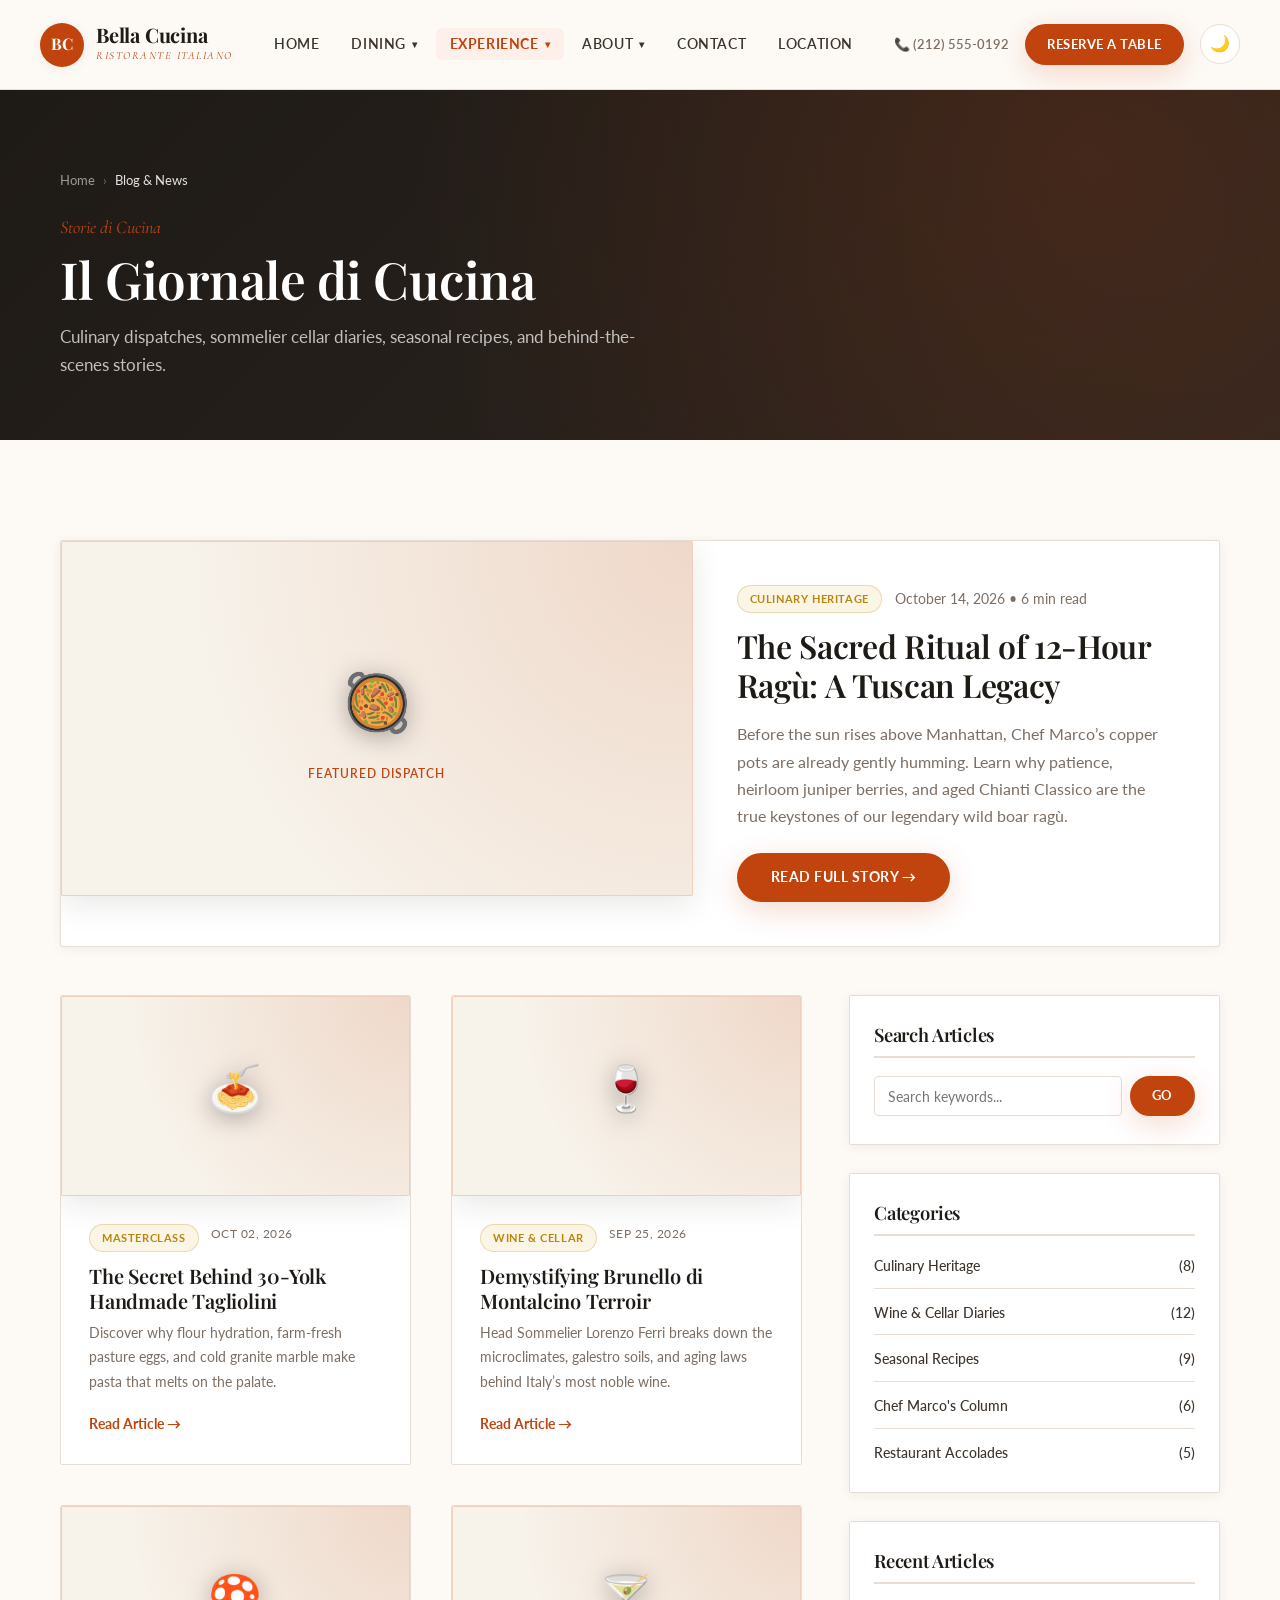
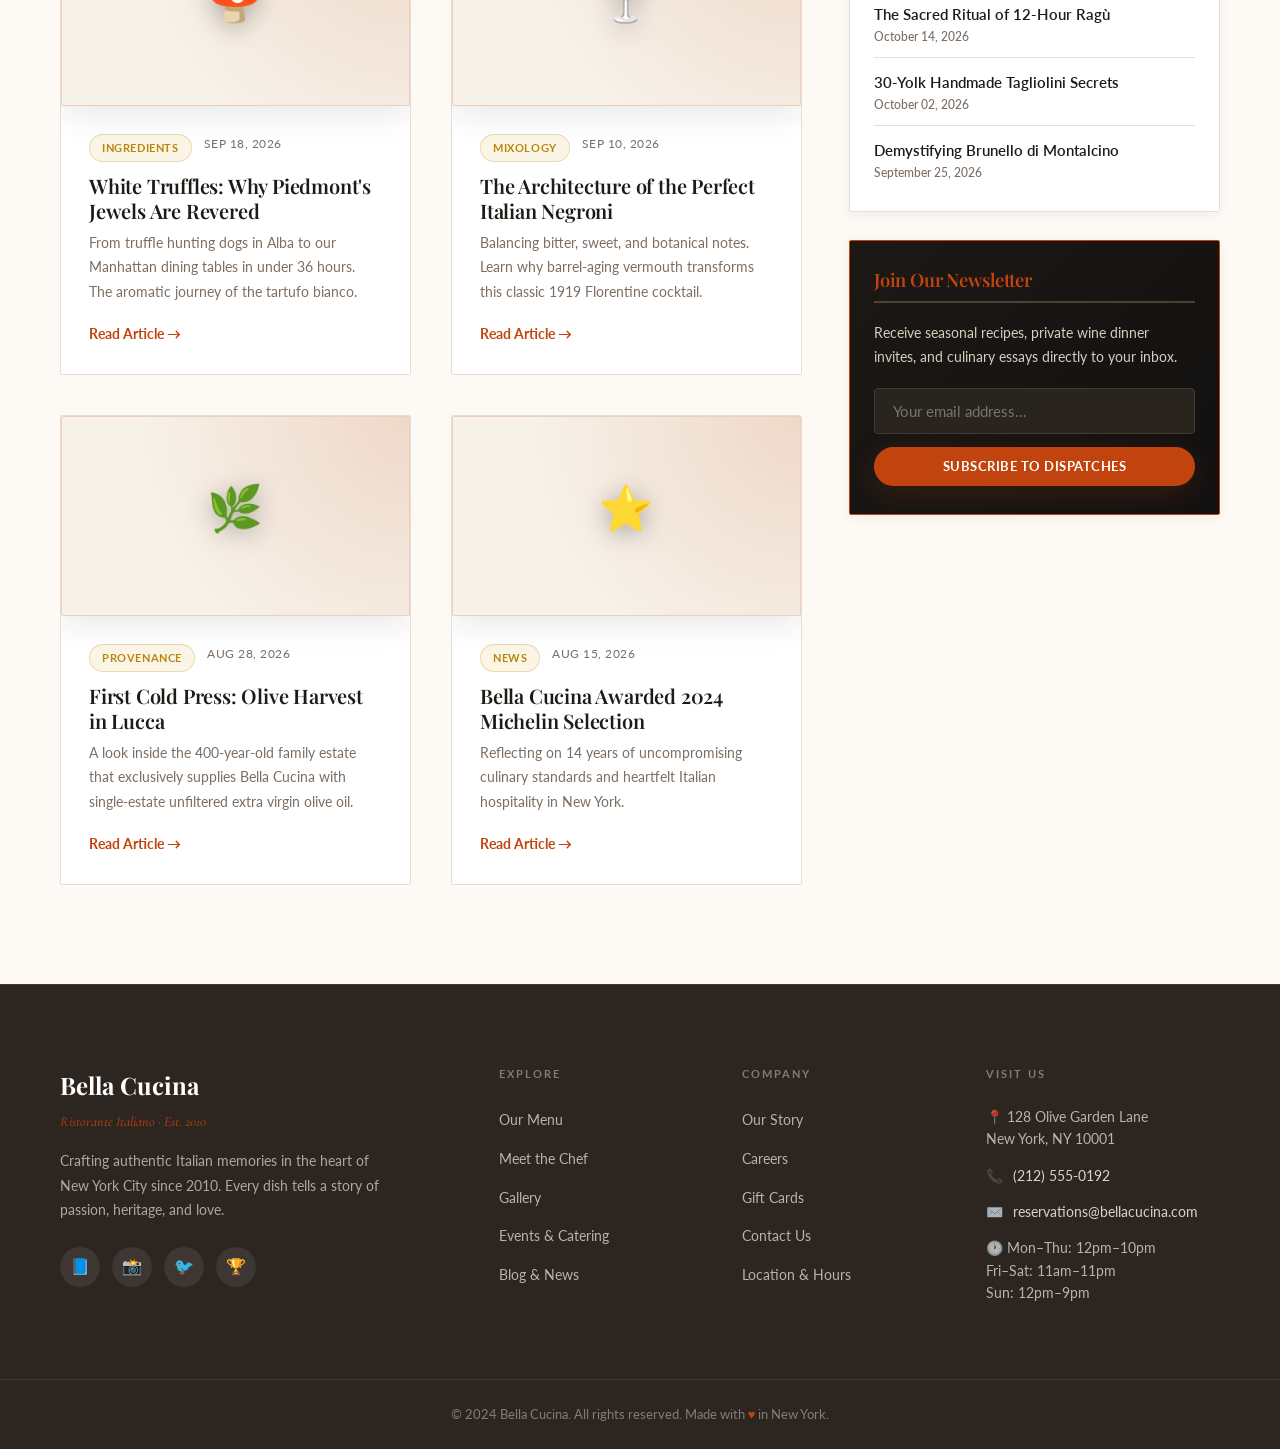
<file: blog.html>
<!DOCTYPE html>
<html lang="en">
<head>
  <meta charset="UTF-8">
  <meta name="viewport" content="width=device-width, initial-scale=1.0">
  <meta name="theme-color" content="#FDFAF6" media="(prefers-color-scheme: light)">
  <meta name="theme-color" content="#18140F" media="(prefers-color-scheme: dark)">
  <meta name="color-scheme" content="light dark">
  <meta name="description" content="Discover Italian culinary secrets, wine guides, seasonal recipes, and restaurant news from the chefs at Bella Cucina.">
  <title>Culinary Blog &amp; News | Bella Cucina - Italian Food &amp; Wine</title>
  
  <!-- Google Fonts -->
  <link rel="preconnect" href="https://fonts.googleapis.com">
  <link rel="preconnect" href="https://fonts.gstatic.com" crossorigin>
  <link rel="preconnect" href="https://fonts.googleapis.com">
  <link rel="preconnect" href="https://fonts.gstatic.com" crossorigin>
  <link href="https://fonts.googleapis.com/css2?family=Cormorant+Garamond:ital,wght@0,400;0,600;1,400;1,600&family=Lato:ital,wght@0,300;0,400;0,700;1,400&family=Playfair+Display:ital,wght@0,400;0,600;0,700;1,400&display=swap" rel="stylesheet">
  
    <!-- Prevent dark mode flash -->
  <script>
    (function(){
      var t = localStorage.getItem('bc-theme') || (window.matchMedia('(prefers-color-scheme: dark)').matches ? 'dark' : 'light');
      document.documentElement.setAttribute('data-theme', t);
    })();
  </script>
  <link rel="stylesheet" href="assets/css/style.css">
  <link rel="stylesheet" href="assets/css/theme-fixes.css">
</head>
<body>

  <!-- Navigation -->
  <header class="site-header" id="siteHeader">
  <div class="header-container">

    <!-- Logo -->
    <a href="index.html" class="brand">
      <div class="brand-icon">BC</div>
      <div class="brand-text">
        <span class="brand-name">Bella Cucina</span>
        <span class="brand-tagline">Ristorante Italiano</span>
      </div>
    </a>

    <!-- Desktop Nav with Dropdowns -->
    <nav class="primary-nav" id="primaryNav" aria-label="Main navigation">
      <a href="index.html" class="nav-item">Home</a>

      <!-- Dropdown: Dining -->
      <div class="nav-dropdown">
        <button class="nav-item nav-dropdown-trigger" aria-expanded="false" aria-haspopup="true">
          Dining <span class="dropdown-arrow">▾</span>
        </button>
        <div class="dropdown-panel">
          <a href="menu.html" class="dropdown-link">
            <span class="dropdown-icon">🍽️</span>
            <span>
              <strong>Our Menu</strong>
              <small>Starters, pasta, mains &amp; more</small>
            </span>
          </a>
          <a href="chef.html" class="dropdown-link">
            <span class="dropdown-icon">👨‍🍳</span>
            <span>
              <strong>Meet the Chef</strong>
              <small>Chef Marco Rossi &amp; team</small>
            </span>
          </a>
          <a href="gallery.html" class="dropdown-link">
            <span class="dropdown-icon">🖼️</span>
            <span>
              <strong>Gallery</strong>
              <small>Food, ambiance &amp; events</small>
            </span>
          </a>
        </div>
      </div>

      <!-- Dropdown: Experience -->
      <div class="nav-dropdown">
        <button class="nav-item nav-dropdown-trigger" aria-expanded="false" aria-haspopup="true">
          Experience <span class="dropdown-arrow">▾</span>
        </button>
        <div class="dropdown-panel">
          <a href="events.html" class="dropdown-link">
            <span class="dropdown-icon">🎉</span>
            <span>
              <strong>Events &amp; Catering</strong>
              <small>Private parties &amp; corporate</small>
            </span>
          </a>
          <a href="giftcards.html" class="dropdown-link">
            <span class="dropdown-icon">🎁</span>
            <span>
              <strong>Gift Cards</strong>
              <small>Give the gift of dining</small>
            </span>
          </a>
          <a href="blog.html" class="dropdown-link">
            <span class="dropdown-icon">📰</span>
            <span>
              <strong>Blog &amp; News</strong>
              <small>Stories from our kitchen</small>
            </span>
          </a>
        </div>
      </div>

      <!-- Dropdown: About -->
      <div class="nav-dropdown">
        <button class="nav-item nav-dropdown-trigger" aria-expanded="false" aria-haspopup="true">
          About <span class="dropdown-arrow">▾</span>
        </button>
        <div class="dropdown-panel">
          <a href="about.html" class="dropdown-link">
            <span class="dropdown-icon">📖</span>
            <span>
              <strong>Our Story</strong>
              <small>14 years of Italian passion</small>
            </span>
          </a>
          <a href="careers.html" class="dropdown-link">
            <span class="dropdown-icon">💼</span>
            <span>
              <strong>Careers</strong>
              <small>Join our family</small>
            </span>
          </a>
        </div>
      </div>

      <a href="contact.html" class="nav-item">Contact</a>
      <a href="location.html" class="nav-item">Location</a>
    </nav>

    <!-- Right Side Actions -->
    <div class="header-actions">
      <a href="tel:+12125550192" class="header-phone">📞 (212) 555-0192</a>
      <a href="reservation.html" class="btn-reserve">Reserve a Table</a>
      <button class="mobile-toggle" id="mobileToggle" aria-label="Open menu" aria-expanded="false">
        <span class="toggle-line"></span>
        <span class="toggle-line"></span>
        <span class="toggle-line"></span>
      </button>
    </div>

  </div>

  <!-- Mobile Drawer -->
  <div class="mobile-drawer" id="mobileDrawer" aria-hidden="true">
    <div class="drawer-inner">
      <div class="drawer-header">
        <span class="drawer-brand">Bella Cucina</span>
        <button class="drawer-close" id="drawerClose" aria-label="Close menu">✕</button>
      </div>
      <nav class="drawer-nav">
        <a href="index.html" class="drawer-link">Home</a>
        <div class="drawer-section-title">Dining</div>
        <a href="menu.html" class="drawer-link drawer-sub">🍽️ Our Menu</a>
        <a href="chef.html" class="drawer-link drawer-sub">👨‍🍳 Meet the Chef</a>
        <a href="gallery.html" class="drawer-link drawer-sub">🖼️ Gallery</a>
        <div class="drawer-section-title">Experience</div>
        <a href="events.html" class="drawer-link drawer-sub">🎉 Events &amp; Catering</a>
        <a href="giftcards.html" class="drawer-link drawer-sub">🎁 Gift Cards</a>
        <a href="blog.html" class="drawer-link drawer-sub">📰 Blog &amp; News</a>
        <div class="drawer-section-title">About</div>
        <a href="about.html" class="drawer-link drawer-sub">📖 Our Story</a>
        <a href="careers.html" class="drawer-link drawer-sub">💼 Careers</a>
        <a href="contact.html" class="drawer-link">Contact</a>
        <a href="location.html" class="drawer-link">Location &amp; Hours</a>
      </nav>
      <div class="drawer-footer">
        <a href="reservation.html" class="btn-reserve btn-reserve-full">Reserve a Table</a>
        <div class="drawer-contact">
          <span>📞 (212) 555-0192</span>
          <span>📍 128 Olive Garden Lane, NY</span>
        </div>
      </div>
    </div>
  </div>
  <div class="drawer-overlay" id="drawerOverlay"></div>
</header>

  <main id="main-content">
    <!-- Hero Banner -->
    <section class="page-hero">
  <div class="container">
    <nav class="breadcrumb" aria-label="Breadcrumb">
      <a href="index.html">Home</a>
      <span>›</span>
      <span>Blog &amp; News</span>
    </nav>
    <span class="page-hero-eyebrow">Storie di Cucina</span>
    <h1 class="page-hero-title">Il Giornale di Cucina</h1>
    <p class="page-hero-desc">Culinary dispatches, sommelier cellar diaries, seasonal recipes, and behind-the-scenes stories.</p>
  </div>
</section>

    <!-- Blog Layout Section -->
    <section class="section">
      <div class="container">
        
        <!-- Featured Post: Large Span -->
        <article class="blog-featured-card fade-in">
          <div class="visual-placeholder blog-featured-image">
            <span class="visual-emoji">🥘</span>
            <span class="visual-tag">Featured Dispatch</span>
          </div>
          <div class="blog-featured-content">
            <div style="display: flex; gap: 0.8rem; align-items: center; margin-bottom: 0.8rem;">
              <span class="badge badge-gold">Culinary Heritage</span>
              <span style="font-size: 0.85rem; color: var(--color-text-muted);">October 14, 2026 &bull; 6 min read</span>
            </div>
            <h2 style="font-size: clamp(1.6rem, 2.5vw, 2.2rem); margin-bottom: 1rem;">
              The Sacred Ritual of 12-Hour Ragù: A Tuscan Legacy
            </h2>
            <p style="color: var(--color-text-muted); font-size: 1rem; line-height: 1.7; margin-bottom: 1.5rem;">
              Before the sun rises above Manhattan, Chef Marco’s copper pots are already gently humming. Learn why patience, heirloom juniper berries, and aged Chianti Classico are the true keystones of our legendary wild boar ragù.
            </p>
            <div>
              <a href="#inquiry" class="btn btn-primary">Read Full Story →</a>
            </div>
          </div>
        </article>

        <!-- Main Grid & Sidebar Layout -->
        <div class="blog-layout">
          
          <!-- 6 Post Grid Left -->
          <div>
            <div class="grid-2">
              
              <!-- Post 1 -->
              <article class="blog-card fade-in">
                <div class="visual-placeholder blog-image-box">
                  <span class="visual-emoji" style="font-size: 2.8rem;">🍝</span>
                </div>
                <div class="blog-body">
                  <div class="blog-meta">
                    <span class="badge badge-gold">Masterclass</span>
                    <span>Oct 02, 2026</span>
                  </div>
                  <h3 style="font-size: 1.25rem; margin-bottom: 0.5rem;">
                    The Secret Behind 30-Yolk Handmade Tagliolini
                  </h3>
                  <p style="font-size: 0.9rem; color: var(--color-text-muted); margin-bottom: 1.2rem;">
                    Discover why flour hydration, farm-fresh pasture eggs, and cold granite marble make pasta that melts on the palate.
                  </p>
                  <a href="#" style="font-weight: 700; font-size: 0.85rem; color: var(--color-accent); margin-top: auto;">
                    Read Article →
                  </a>
                </div>
              </article>

              <!-- Post 2 -->
              <article class="blog-card fade-in">
                <div class="visual-placeholder blog-image-box">
                  <span class="visual-emoji" style="font-size: 2.8rem;">🍷</span>
                </div>
                <div class="blog-body">
                  <div class="blog-meta">
                    <span class="badge badge-gold">Wine &amp; Cellar</span>
                    <span>Sep 25, 2026</span>
                  </div>
                  <h3 style="font-size: 1.25rem; margin-bottom: 0.5rem;">
                    Demystifying Brunello di Montalcino Terroir
                  </h3>
                  <p style="font-size: 0.9rem; color: var(--color-text-muted); margin-bottom: 1.2rem;">
                    Head Sommelier Lorenzo Ferri breaks down the microclimates, galestro soils, and aging laws behind Italy’s most noble wine.
                  </p>
                  <a href="#" style="font-weight: 700; font-size: 0.85rem; color: var(--color-accent); margin-top: auto;">
                    Read Article →
                  </a>
                </div>
              </article>

              <!-- Post 3 -->
              <article class="blog-card fade-in">
                <div class="visual-placeholder blog-image-box">
                  <span class="visual-emoji" style="font-size: 2.8rem;">🍄</span>
                </div>
                <div class="blog-body">
                  <div class="blog-meta">
                    <span class="badge badge-gold">Ingredients</span>
                    <span>Sep 18, 2026</span>
                  </div>
                  <h3 style="font-size: 1.25rem; margin-bottom: 0.5rem;">
                    White Truffles: Why Piedmont's Jewels Are Revered
                  </h3>
                  <p style="font-size: 0.9rem; color: var(--color-text-muted); margin-bottom: 1.2rem;">
                    From truffle hunting dogs in Alba to our Manhattan dining tables in under 36 hours. The aromatic journey of the tartufo bianco.
                  </p>
                  <a href="#" style="font-weight: 700; font-size: 0.85rem; color: var(--color-accent); margin-top: auto;">
                    Read Article →
                  </a>
                </div>
              </article>

              <!-- Post 4 -->
              <article class="blog-card fade-in">
                <div class="visual-placeholder blog-image-box">
                  <span class="visual-emoji" style="font-size: 2.8rem;">🍸</span>
                </div>
                <div class="blog-body">
                  <div class="blog-meta">
                    <span class="badge badge-gold">Mixology</span>
                    <span>Sep 10, 2026</span>
                  </div>
                  <h3 style="font-size: 1.25rem; margin-bottom: 0.5rem;">
                    The Architecture of the Perfect Italian Negroni
                  </h3>
                  <p style="font-size: 0.9rem; color: var(--color-text-muted); margin-bottom: 1.2rem;">
                    Balancing bitter, sweet, and botanical notes. Learn why barrel-aging vermouth transforms this classic 1919 Florentine cocktail.
                  </p>
                  <a href="#" style="font-weight: 700; font-size: 0.85rem; color: var(--color-accent); margin-top: auto;">
                    Read Article →
                  </a>
                </div>
              </article>

              <!-- Post 5 -->
              <article class="blog-card fade-in">
                <div class="visual-placeholder blog-image-box">
                  <span class="visual-emoji" style="font-size: 2.8rem;">🌿</span>
                </div>
                <div class="blog-body">
                  <div class="blog-meta">
                    <span class="badge badge-gold">Provenance</span>
                    <span>Aug 28, 2026</span>
                  </div>
                  <h3 style="font-size: 1.25rem; margin-bottom: 0.5rem;">
                    First Cold Press: Olive Harvest in Lucca
                  </h3>
                  <p style="font-size: 0.9rem; color: var(--color-text-muted); margin-bottom: 1.2rem;">
                    A look inside the 400-year-old family estate that exclusively supplies Bella Cucina with single-estate unfiltered extra virgin olive oil.
                  </p>
                  <a href="#" style="font-weight: 700; font-size: 0.85rem; color: var(--color-accent); margin-top: auto;">
                    Read Article →
                  </a>
                </div>
              </article>

              <!-- Post 6 -->
              <article class="blog-card fade-in">
                <div class="visual-placeholder blog-image-box">
                  <span class="visual-emoji" style="font-size: 2.8rem;">⭐</span>
                </div>
                <div class="blog-body">
                  <div class="blog-meta">
                    <span class="badge badge-gold">News</span>
                    <span>Aug 15, 2026</span>
                  </div>
                  <h3 style="font-size: 1.25rem; margin-bottom: 0.5rem;">
                    Bella Cucina Awarded 2024 Michelin Selection
                  </h3>
                  <p style="font-size: 0.9rem; color: var(--color-text-muted); margin-bottom: 1.2rem;">
                    Reflecting on 14 years of uncompromising culinary standards and heartfelt Italian hospitality in New York.
                  </p>
                  <a href="#" style="font-weight: 700; font-size: 0.85rem; color: var(--color-accent); margin-top: auto;">
                    Read Article →
                  </a>
                </div>
              </article>

            </div>
          </div>

          <!-- Sidebar Right -->
          <aside class="blog-sidebar">
            
            <!-- Widget 1: Search -->
            <div class="widget fade-in">
              <h4 class="widget-title">Search Articles</h4>
              <div style="display: flex; gap: 0.5rem;">
                <input type="text" class="form-control" placeholder="Search keywords..." style="padding: 0.6rem 0.8rem; font-size: 0.9rem;">
                <button type="button" class="btn btn-primary btn-sm">Go</button>
              </div>
            </div>

            <!-- Widget 2: Categories -->
            <div class="widget fade-in">
              <h4 class="widget-title">Categories</h4>
              <ul class="widget-list">
                <li><a href="#"><span>Culinary Heritage</span> <span>(8)</span></a></li>
                <li><a href="#"><span>Wine &amp; Cellar Diaries</span> <span>(12)</span></a></li>
                <li><a href="#"><span>Seasonal Recipes</span> <span>(9)</span></a></li>
                <li><a href="#"><span>Chef Marco's Column</span> <span>(6)</span></a></li>
                <li><a href="#"><span>Restaurant Accolades</span> <span>(5)</span></a></li>
              </ul>
            </div>

            <!-- Widget 3: Recent Posts -->
            <div class="widget fade-in">
              <h4 class="widget-title">Recent Articles</h4>
              <ul class="widget-list">
                <li>
                  <a href="#" style="display: block;">
                    <div style="font-size: 0.92rem; font-weight: 600; color: var(--color-primary);">The Sacred Ritual of 12-Hour Ragù</div>
                    <div style="font-size: 0.75rem; color: var(--color-text-muted);">October 14, 2026</div>
                  </a>
                </li>
                <li>
                  <a href="#" style="display: block;">
                    <div style="font-size: 0.92rem; font-weight: 600; color: var(--color-primary);">30-Yolk Handmade Tagliolini Secrets</div>
                    <div style="font-size: 0.75rem; color: var(--color-text-muted);">October 02, 2026</div>
                  </a>
                </li>
                <li>
                  <a href="#" style="display: block;">
                    <div style="font-size: 0.92rem; font-weight: 600; color: var(--color-primary);">Demystifying Brunello di Montalcino</div>
                    <div style="font-size: 0.75rem; color: var(--color-text-muted);">September 25, 2026</div>
                  </a>
                </li>
              </ul>
            </div>

            <!-- Widget 4: Newsletter Signup -->
            <div class="widget fade-in" style="background: linear-gradient(135deg, #1c1815 0%, #111111 100%); color: #ffffff; border-color: var(--color-accent);">
              <h4 class="widget-title" style="color: var(--color-accent); border-color: rgba(200,169,126,0.3);">Join Our Newsletter</h4>
              <p style="font-size: 0.88rem; color: #d6cebe; margin-bottom: 1.2rem;">
                Receive seasonal recipes, private wine dinner invites, and culinary essays directly to your inbox.
              </p>
              <form id="newsletterForm">
                <input type="email" class="form-control" placeholder="Your email address..." required style="margin-bottom: 0.8rem; background: #2a241e; color: #ffffff; border-color: #443c33;">
                <button type="submit" class="btn btn-primary btn-sm" style="width: 100%;">Subscribe to Dispatches</button>
              </form>
            </div>

          </aside>
        </div>
      </div>
    </section>
  </main>

  <!-- Consistent Footer -->
  <footer class="site-footer">
  <div class="container">
    <div class="footer-grid">
      <div class="footer-col footer-col-brand">
        <div class="footer-brand-name">Bella Cucina</div>
        <div class="footer-brand-tagline">Ristorante Italiano · Est. 2010</div>
        <p class="footer-desc">Crafting authentic Italian memories in the heart of New York City since 2010. Every dish tells a story of passion, heritage, and love.</p>
        <div class="footer-social">
          <a href="#" class="social-link" aria-label="Facebook">📘</a>
          <a href="#" class="social-link" aria-label="Instagram">📸</a>
          <a href="#" class="social-link" aria-label="Twitter">🐦</a>
          <a href="#" class="social-link" aria-label="TripAdvisor">🏆</a>
        </div>
      </div>
      <div class="footer-col">
        <div class="footer-heading">Explore</div>
        <ul class="footer-links">
          <li><a href="menu.html">Our Menu</a></li>
          <li><a href="chef.html">Meet the Chef</a></li>
          <li><a href="gallery.html">Gallery</a></li>
          <li><a href="events.html">Events &amp; Catering</a></li>
          <li><a href="blog.html">Blog &amp; News</a></li>
        </ul>
      </div>
      <div class="footer-col">
        <div class="footer-heading">Company</div>
        <ul class="footer-links">
          <li><a href="about.html">Our Story</a></li>
          <li><a href="careers.html">Careers</a></li>
          <li><a href="giftcards.html">Gift Cards</a></li>
          <li><a href="contact.html">Contact Us</a></li>
          <li><a href="location.html">Location &amp; Hours</a></li>
        </ul>
      </div>
      <div class="footer-col">
        <div class="footer-heading">Visit Us</div>
        <div class="footer-contact-item">📍 128 Olive Garden Lane<br>New York, NY 10001</div>
        <div class="footer-contact-item">📞 <a href="tel:+12125550192">(212) 555-0192</a></div>
        <div class="footer-contact-item">✉️ <a href="mailto:reservations@bellacucina.com">reservations@bellacucina.com</a></div>
        <div class="footer-contact-item">🕐 Mon–Thu: 12pm–10pm<br>Fri–Sat: 11am–11pm<br>Sun: 12pm–9pm</div>
      </div>
    </div>
  </div>
  <div class="footer-bottom">
    <div class="container">
      <span>© 2024 Bella Cucina. All rights reserved. Made with <span class="accent">♥</span> in New York.</span>
    </div>
  </div>
</footer>

  <script src="assets/js/main.js"></script>
</body>
</html>
</file>
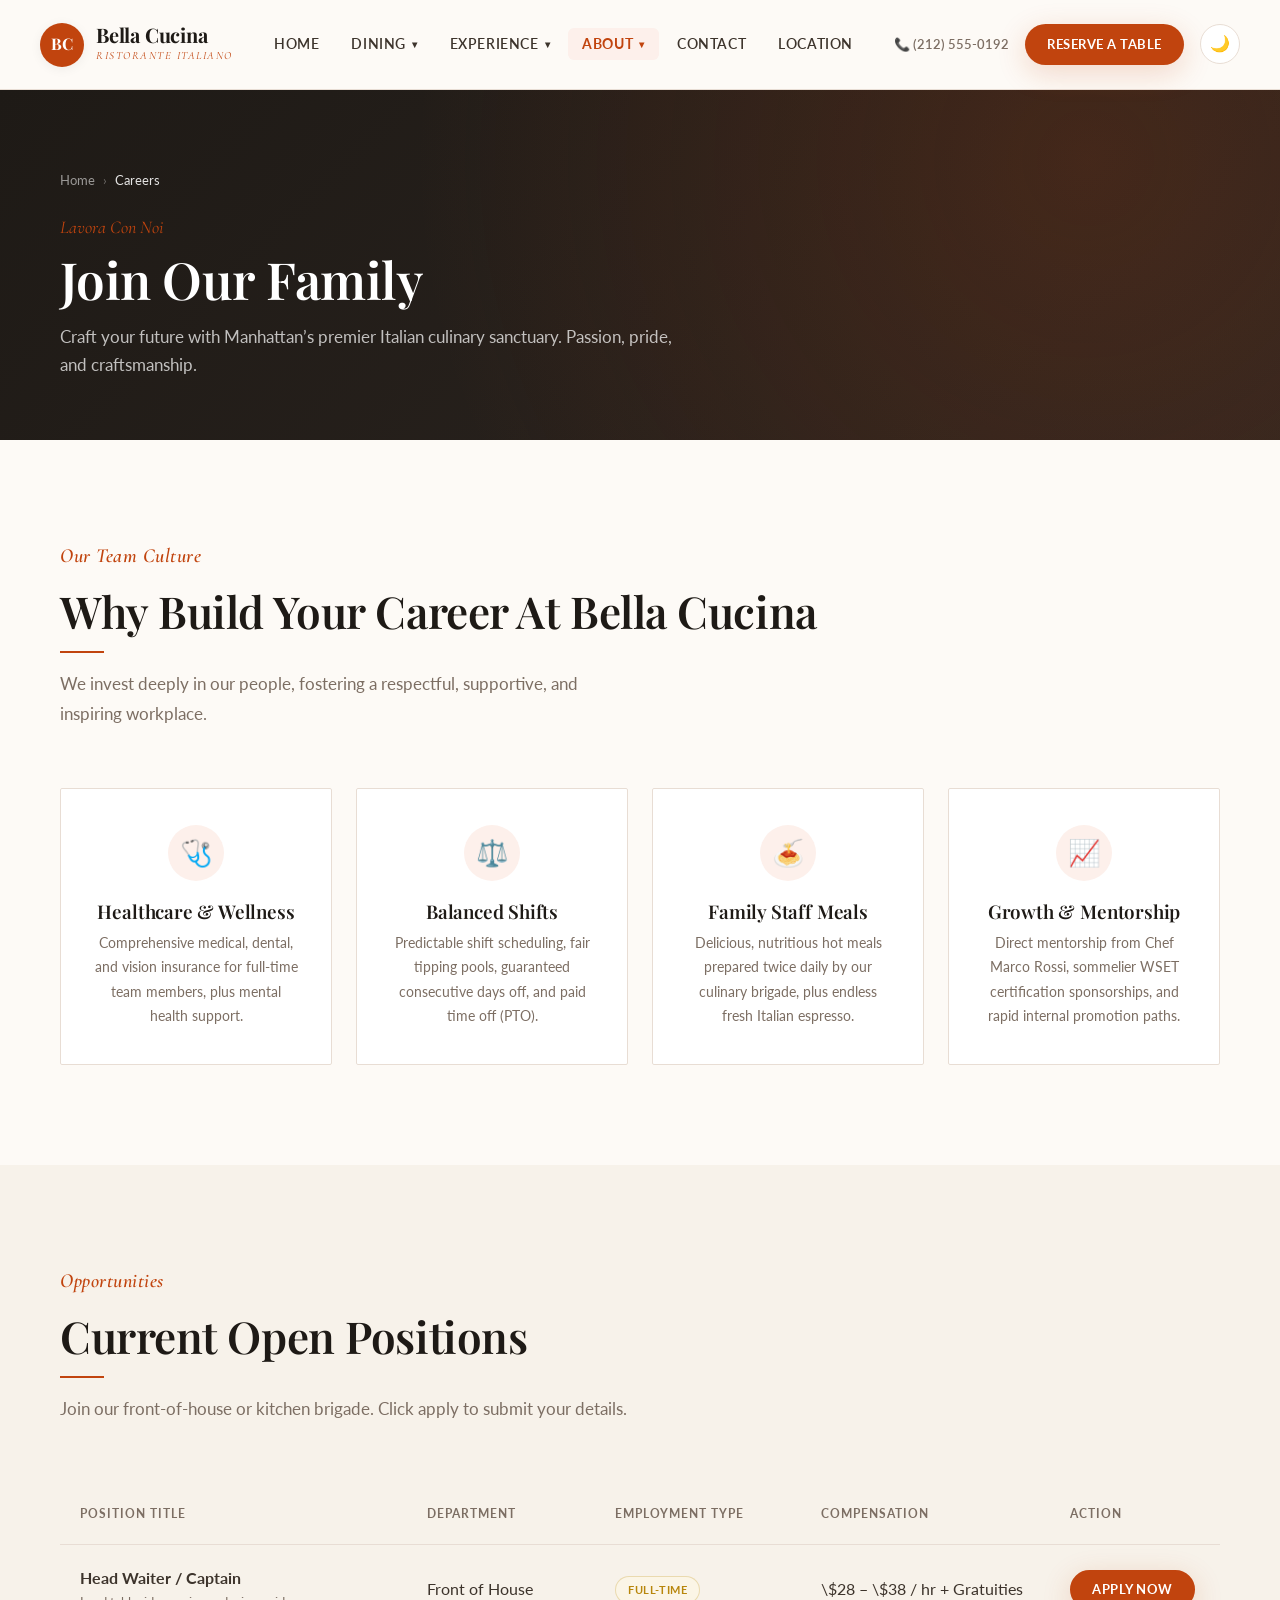
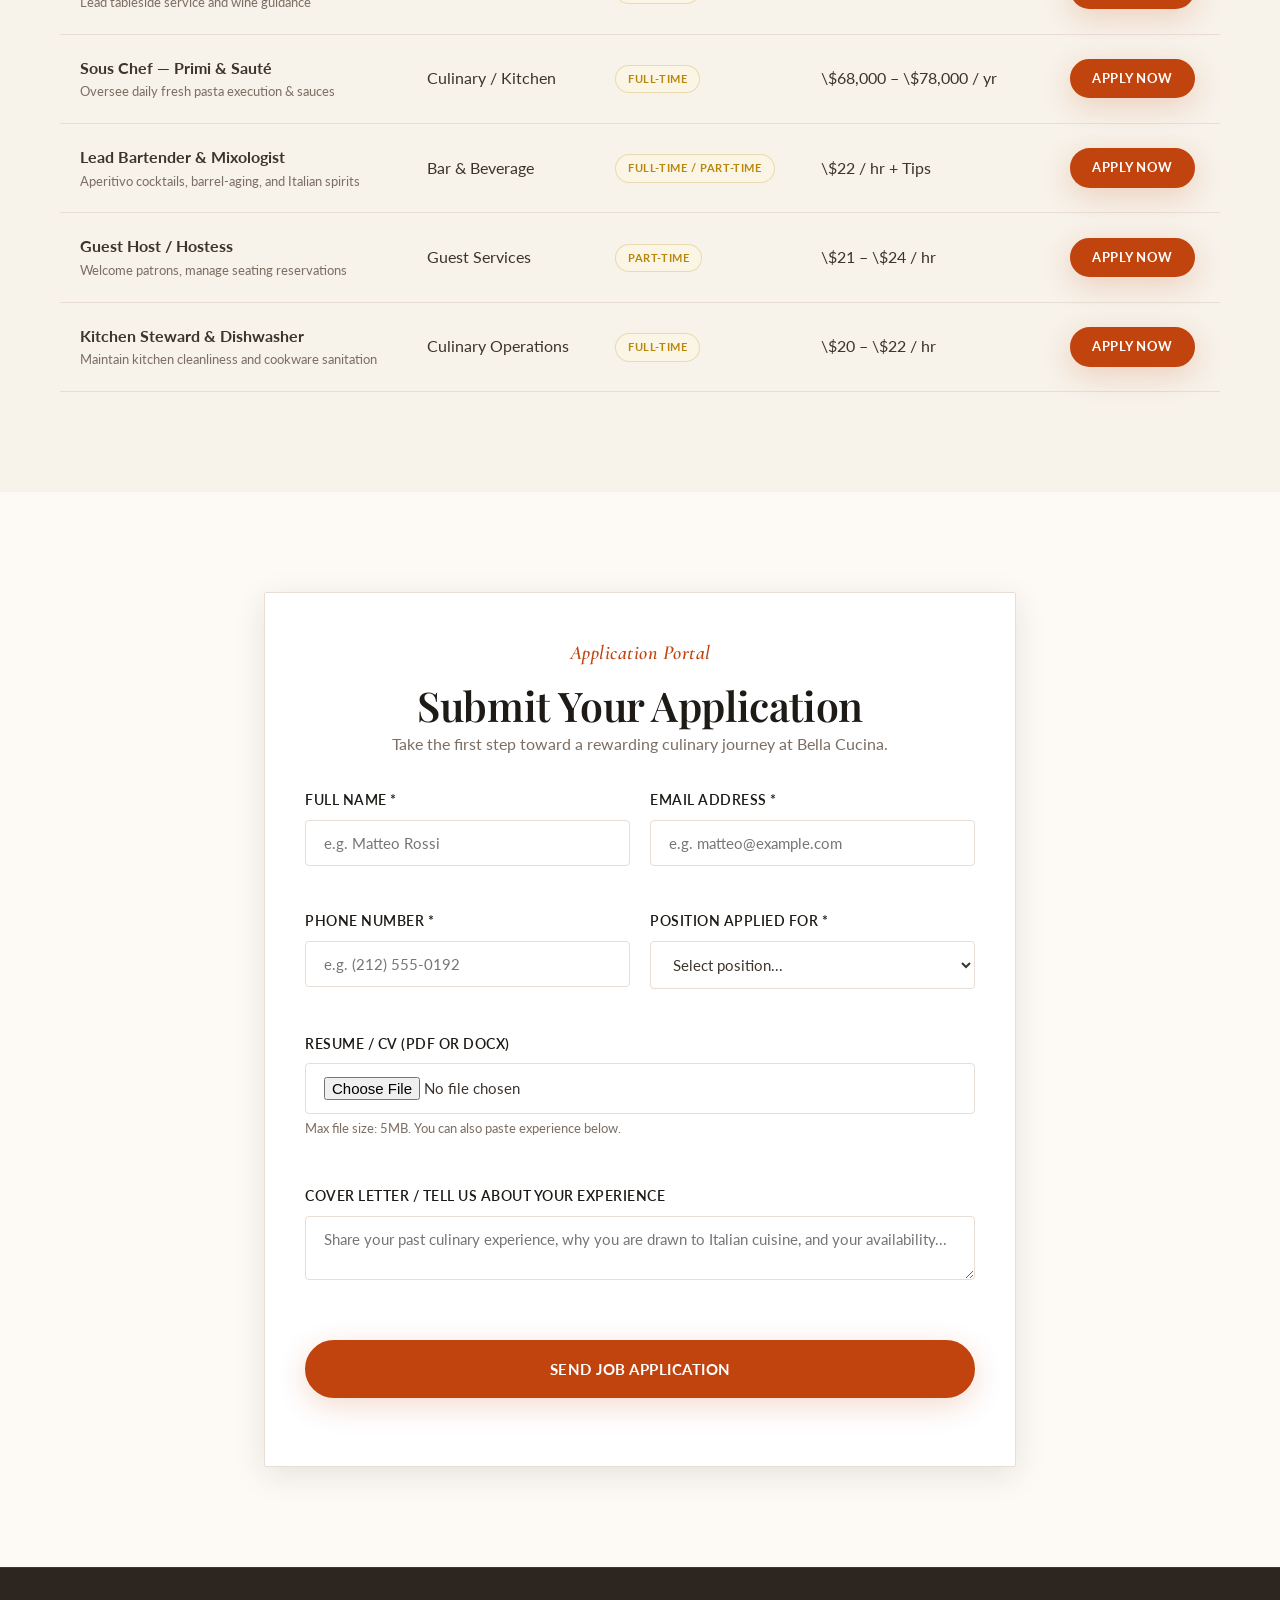
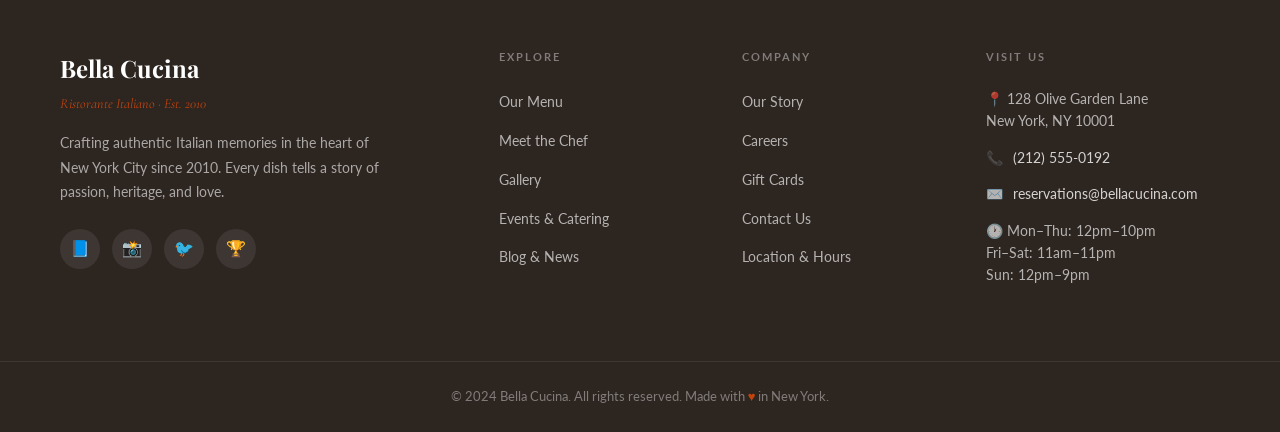
<file: careers.html>
<!DOCTYPE html>
<html lang="en">
<head>
  <meta charset="UTF-8">
  <meta name="viewport" content="width=device-width, initial-scale=1.0">
  <meta name="theme-color" content="#FDFAF6" media="(prefers-color-scheme: light)">
  <meta name="theme-color" content="#18140F" media="(prefers-color-scheme: dark)">
  <meta name="color-scheme" content="light dark">
  <meta name="description" content="Build your culinary or hospitality career at Bella Cucina. Explore open positions for chefs, captains, bartenders, and hosts in New York.">
  <title>Careers | Bella Cucina - Join Our Family</title>
  
  <!-- Google Fonts -->
  <link rel="preconnect" href="https://fonts.googleapis.com">
  <link rel="preconnect" href="https://fonts.gstatic.com" crossorigin>
  <link rel="preconnect" href="https://fonts.googleapis.com">
  <link rel="preconnect" href="https://fonts.gstatic.com" crossorigin>
  <link href="https://fonts.googleapis.com/css2?family=Cormorant+Garamond:ital,wght@0,400;0,600;1,400;1,600&family=Lato:ital,wght@0,300;0,400;0,700;1,400&family=Playfair+Display:ital,wght@0,400;0,600;0,700;1,400&display=swap" rel="stylesheet">
  
    <!-- Prevent dark mode flash -->
  <script>
    (function(){
      var t = localStorage.getItem('bc-theme') || (window.matchMedia('(prefers-color-scheme: dark)').matches ? 'dark' : 'light');
      document.documentElement.setAttribute('data-theme', t);
    })();
  </script>
  <link rel="stylesheet" href="assets/css/style.css">
  <link rel="stylesheet" href="assets/css/theme-fixes.css">
</head>
<body>

  <!-- Navigation -->
  <header class="site-header" id="siteHeader">
  <div class="header-container">

    <!-- Logo -->
    <a href="index.html" class="brand">
      <div class="brand-icon">BC</div>
      <div class="brand-text">
        <span class="brand-name">Bella Cucina</span>
        <span class="brand-tagline">Ristorante Italiano</span>
      </div>
    </a>

    <!-- Desktop Nav with Dropdowns -->
    <nav class="primary-nav" id="primaryNav" aria-label="Main navigation">
      <a href="index.html" class="nav-item">Home</a>

      <!-- Dropdown: Dining -->
      <div class="nav-dropdown">
        <button class="nav-item nav-dropdown-trigger" aria-expanded="false" aria-haspopup="true">
          Dining <span class="dropdown-arrow">▾</span>
        </button>
        <div class="dropdown-panel">
          <a href="menu.html" class="dropdown-link">
            <span class="dropdown-icon">🍽️</span>
            <span>
              <strong>Our Menu</strong>
              <small>Starters, pasta, mains &amp; more</small>
            </span>
          </a>
          <a href="chef.html" class="dropdown-link">
            <span class="dropdown-icon">👨‍🍳</span>
            <span>
              <strong>Meet the Chef</strong>
              <small>Chef Marco Rossi &amp; team</small>
            </span>
          </a>
          <a href="gallery.html" class="dropdown-link">
            <span class="dropdown-icon">🖼️</span>
            <span>
              <strong>Gallery</strong>
              <small>Food, ambiance &amp; events</small>
            </span>
          </a>
        </div>
      </div>

      <!-- Dropdown: Experience -->
      <div class="nav-dropdown">
        <button class="nav-item nav-dropdown-trigger" aria-expanded="false" aria-haspopup="true">
          Experience <span class="dropdown-arrow">▾</span>
        </button>
        <div class="dropdown-panel">
          <a href="events.html" class="dropdown-link">
            <span class="dropdown-icon">🎉</span>
            <span>
              <strong>Events &amp; Catering</strong>
              <small>Private parties &amp; corporate</small>
            </span>
          </a>
          <a href="giftcards.html" class="dropdown-link">
            <span class="dropdown-icon">🎁</span>
            <span>
              <strong>Gift Cards</strong>
              <small>Give the gift of dining</small>
            </span>
          </a>
          <a href="blog.html" class="dropdown-link">
            <span class="dropdown-icon">📰</span>
            <span>
              <strong>Blog &amp; News</strong>
              <small>Stories from our kitchen</small>
            </span>
          </a>
        </div>
      </div>

      <!-- Dropdown: About -->
      <div class="nav-dropdown">
        <button class="nav-item nav-dropdown-trigger" aria-expanded="false" aria-haspopup="true">
          About <span class="dropdown-arrow">▾</span>
        </button>
        <div class="dropdown-panel">
          <a href="about.html" class="dropdown-link">
            <span class="dropdown-icon">📖</span>
            <span>
              <strong>Our Story</strong>
              <small>14 years of Italian passion</small>
            </span>
          </a>
          <a href="careers.html" class="dropdown-link">
            <span class="dropdown-icon">💼</span>
            <span>
              <strong>Careers</strong>
              <small>Join our family</small>
            </span>
          </a>
        </div>
      </div>

      <a href="contact.html" class="nav-item">Contact</a>
      <a href="location.html" class="nav-item">Location</a>
    </nav>

    <!-- Right Side Actions -->
    <div class="header-actions">
      <a href="tel:+12125550192" class="header-phone">📞 (212) 555-0192</a>
      <a href="reservation.html" class="btn-reserve">Reserve a Table</a>
      <button class="mobile-toggle" id="mobileToggle" aria-label="Open menu" aria-expanded="false">
        <span class="toggle-line"></span>
        <span class="toggle-line"></span>
        <span class="toggle-line"></span>
      </button>
    </div>

  </div>

  <!-- Mobile Drawer -->
  <div class="mobile-drawer" id="mobileDrawer" aria-hidden="true">
    <div class="drawer-inner">
      <div class="drawer-header">
        <span class="drawer-brand">Bella Cucina</span>
        <button class="drawer-close" id="drawerClose" aria-label="Close menu">✕</button>
      </div>
      <nav class="drawer-nav">
        <a href="index.html" class="drawer-link">Home</a>
        <div class="drawer-section-title">Dining</div>
        <a href="menu.html" class="drawer-link drawer-sub">🍽️ Our Menu</a>
        <a href="chef.html" class="drawer-link drawer-sub">👨‍🍳 Meet the Chef</a>
        <a href="gallery.html" class="drawer-link drawer-sub">🖼️ Gallery</a>
        <div class="drawer-section-title">Experience</div>
        <a href="events.html" class="drawer-link drawer-sub">🎉 Events &amp; Catering</a>
        <a href="giftcards.html" class="drawer-link drawer-sub">🎁 Gift Cards</a>
        <a href="blog.html" class="drawer-link drawer-sub">📰 Blog &amp; News</a>
        <div class="drawer-section-title">About</div>
        <a href="about.html" class="drawer-link drawer-sub">📖 Our Story</a>
        <a href="careers.html" class="drawer-link drawer-sub">💼 Careers</a>
        <a href="contact.html" class="drawer-link">Contact</a>
        <a href="location.html" class="drawer-link">Location &amp; Hours</a>
      </nav>
      <div class="drawer-footer">
        <a href="reservation.html" class="btn-reserve btn-reserve-full">Reserve a Table</a>
        <div class="drawer-contact">
          <span>📞 (212) 555-0192</span>
          <span>📍 128 Olive Garden Lane, NY</span>
        </div>
      </div>
    </div>
  </div>
  <div class="drawer-overlay" id="drawerOverlay"></div>
</header>

  <main id="main-content">
    <!-- Hero Banner with Headline -->
    <section class="page-hero">
  <div class="container">
    <nav class="breadcrumb" aria-label="Breadcrumb">
      <a href="index.html">Home</a>
      <span>›</span>
      <span>Careers</span>
    </nav>
    <span class="page-hero-eyebrow">Lavora Con Noi</span>
    <h1 class="page-hero-title">Join Our Family</h1>
    <p class="page-hero-desc">Craft your future with Manhattan’s premier Italian culinary sanctuary. Passion, pride, and craftsmanship.</p>
  </div>
</section>

    <!-- Culture & Benefits Section (4 Cards) -->
    <section class="section">
      <div class="container">
        <div class="section-header fade-in">
          <span class="section-eyebrow">Our Team Culture</span>
          <h2 class="section-title">Why Build Your Career At Bella Cucina</h2>
          <p class="section-desc">We invest deeply in our people, fostering a respectful, supportive, and inspiring workplace.</p>
        </div>

        <div class="grid-4">
          <!-- Benefit 1 -->
          <div class="card text-center fade-in">
            <div class="icon-box" style="margin: 0 auto 1.2rem auto;">🩺</div>
            <h4>Healthcare &amp; Wellness</h4>
            <p style="color: var(--color-text-muted); font-size: 0.9rem; margin-top: 0.5rem;">
              Comprehensive medical, dental, and vision insurance for full-time team members, plus mental health support.
            </p>
          </div>

          <!-- Benefit 2 -->
          <div class="card text-center fade-in">
            <div class="icon-box" style="margin: 0 auto 1.2rem auto;">⚖️</div>
            <h4>Balanced Shifts</h4>
            <p style="color: var(--color-text-muted); font-size: 0.9rem; margin-top: 0.5rem;">
              Predictable shift scheduling, fair tipping pools, guaranteed consecutive days off, and paid time off (PTO).
            </p>
          </div>

          <!-- Benefit 3 -->
          <div class="card text-center fade-in">
            <div class="icon-box" style="margin: 0 auto 1.2rem auto;">🍝</div>
            <h4>Family Staff Meals</h4>
            <p style="color: var(--color-text-muted); font-size: 0.9rem; margin-top: 0.5rem;">
              Delicious, nutritious hot meals prepared twice daily by our culinary brigade, plus endless fresh Italian espresso.
            </p>
          </div>

          <!-- Benefit 4 -->
          <div class="card text-center fade-in">
            <div class="icon-box" style="margin: 0 auto 1.2rem auto;">📈</div>
            <h4>Growth &amp; Mentorship</h4>
            <p style="color: var(--color-text-muted); font-size: 0.9rem; margin-top: 0.5rem;">
              Direct mentorship from Chef Marco Rossi, sommelier WSET certification sponsorships, and rapid internal promotion paths.
            </p>
          </div>
        </div>
      </div>
    </section>

    <!-- Open Positions Section (5 Positions) -->
    <section class="section section-soft">
      <div class="container">
        <div class="section-header fade-in">
          <span class="section-eyebrow">Opportunities</span>
          <h2 class="section-title">Current Open Positions</h2>
          <p class="section-desc">Join our front-of-house or kitchen brigade. Click apply to submit your details.</p>
        </div>

        <div class="job-table-wrapper fade-in">
          <table class="job-table positions-table">
            <thead>
              <tr>
                <th>Position Title</th>
                <th>Department</th>
                <th>Employment Type</th>
                <th>Compensation</th>
                <th>Action</th>
              </tr>
            </thead>
            <tbody>
              
              <!-- Position 1 -->
              <tr>
                <td data-label="Position">
                  <strong>Head Waiter / Captain</strong>
                  <div style="font-size: 0.8rem; color: var(--color-text-muted);">Lead tableside service and wine guidance</div>
                </td>
                <td data-label="Department">Front of House</td>
                <td data-label="Type"><span class="badge badge-gold">Full-Time</span></td>
                <td data-label="Compensation">\$28 – \$38 / hr + Gratuities</td>
                <td data-label="Action"><a href="#applicationSection" class="btn btn-primary btn-sm">Apply Now</a></td>
              </tr>

              <!-- Position 2 -->
              <tr>
                <td data-label="Position">
                  <strong>Sous Chef — Primi &amp; Sauté</strong>
                  <div style="font-size: 0.8rem; color: var(--color-text-muted);">Oversee daily fresh pasta execution &amp; sauces</div>
                </td>
                <td data-label="Department">Culinary / Kitchen</td>
                <td data-label="Type"><span class="badge badge-gold">Full-Time</span></td>
                <td data-label="Compensation">\$68,000 – \$78,000 / yr</td>
                <td data-label="Action"><a href="#applicationSection" class="btn btn-primary btn-sm">Apply Now</a></td>
              </tr>

              <!-- Position 3 -->
              <tr>
                <td data-label="Position">
                  <strong>Lead Bartender &amp; Mixologist</strong>
                  <div style="font-size: 0.8rem; color: var(--color-text-muted);">Aperitivo cocktails, barrel-aging, and Italian spirits</div>
                </td>
                <td data-label="Department">Bar &amp; Beverage</td>
                <td data-label="Type"><span class="badge badge-gold">Full-Time / Part-Time</span></td>
                <td data-label="Compensation">\$22 / hr + Tips</td>
                <td data-label="Action"><a href="#applicationSection" class="btn btn-primary btn-sm">Apply Now</a></td>
              </tr>

              <!-- Position 4 -->
              <tr>
                <td data-label="Position">
                  <strong>Guest Host / Hostess</strong>
                  <div style="font-size: 0.8rem; color: var(--color-text-muted);">Welcome patrons, manage seating reservations</div>
                </td>
                <td data-label="Department">Guest Services</td>
                <td data-label="Type"><span class="badge badge-gold">Part-Time</span></td>
                <td data-label="Compensation">\$21 – \$24 / hr</td>
                <td data-label="Action"><a href="#applicationSection" class="btn btn-primary btn-sm">Apply Now</a></td>
              </tr>

              <!-- Position 5 -->
              <tr>
                <td data-label="Position">
                  <strong>Kitchen Steward &amp; Dishwasher</strong>
                  <div style="font-size: 0.8rem; color: var(--color-text-muted);">Maintain kitchen cleanliness and cookware sanitation</div>
                </td>
                <td data-label="Department">Culinary Operations</td>
                <td data-label="Type"><span class="badge badge-gold">Full-Time</span></td>
                <td data-label="Compensation">\$20 – \$22 / hr</td>
                <td data-label="Action"><a href="#applicationSection" class="btn btn-primary btn-sm">Apply Now</a></td>
              </tr>

            </tbody>
          </table>
        </div>
      </div>
    </section>

    <!-- Application Form Section -->
    <section class="section" id="applicationSection">
      <div class="container container-narrow">
        <div class="form-card fade-in">
          <div class="text-center" style="margin-bottom: 2rem;">
            <span class="section-eyebrow">Application Portal</span>
            <h2>Submit Your Application</h2>
            <p style="color: var(--color-text-muted);">
              Take the first step toward a rewarding culinary journey at Bella Cucina.
            </p>
          </div>

          <form id="careerForm">
            <div class="form-grid">
              
              <!-- Name -->
              <div class="form-group">
                <label for="applicantName" class="form-label">Full Name *</label>
                <input type="text" id="applicantName" class="form-control" placeholder="e.g. Matteo Rossi" required>
              </div>

              <!-- Email -->
              <div class="form-group">
                <label for="applicantEmail" class="form-label">Email Address *</label>
                <input type="email" id="applicantEmail" class="form-control" placeholder="e.g. matteo@example.com" required>
              </div>

              <!-- Phone -->
              <div class="form-group">
                <label for="applicantPhone" class="form-label">Phone Number *</label>
                <input type="tel" id="applicantPhone" class="form-control" placeholder="e.g. (212) 555-0192" required>
              </div>

              <!-- Position Applied -->
              <div class="form-group">
                <label for="applicantPosition" class="form-label">Position Applied For *</label>
                <select id="applicantPosition" class="form-control" required>
                  <option value="" disabled selected>Select position...</option>
                  <option value="Head Waiter / Captain">Head Waiter / Captain</option>
                  <option value="Sous Chef - Primi &amp; Sauté">Sous Chef — Primi &amp; Sauté</option>
                  <option value="Lead Bartender &amp; Mixologist">Lead Bartender &amp; Mixologist</option>
                  <option value="Guest Host / Hostess">Guest Host / Hostess</option>
                  <option value="Kitchen Steward &amp; Dishwasher">Kitchen Steward &amp; Dishwasher</option>
                  <option value="General Consideration">General Culinary Consideration</option>
                </select>
              </div>

              <!-- Resume Upload -->
              <div class="form-group full-width">
                <label for="applicantResume" class="form-label">Resume / CV (PDF or DOCX)</label>
                <input type="file" id="applicantResume" class="form-control" accept=".pdf,.doc,.docx">
                <small style="color: var(--color-text-muted); font-size: 0.8rem; margin-top: 0.3rem;">
                  Max file size: 5MB. You can also paste experience below.
                </small>
              </div>

              <!-- Cover Letter / Note -->
              <div class="form-group full-width">
                <label for="applicantLetter" class="form-label">Cover Letter / Tell Us About Your Experience</label>
                <textarea id="applicantLetter" class="form-control" placeholder="Share your past culinary experience, why you are drawn to Italian cuisine, and your availability..."></textarea>
              </div>

              <!-- Submit Button -->
              <div class="form-group full-width" style="margin-top: 0.5rem;">
                <button type="submit" class="btn btn-primary btn-lg" style="width: 100%;">
                  Send Job Application
                </button>
              </div>

            </div>
          </form>
        </div>
      </div>
    </section>
  </main>

  <!-- Consistent Footer -->
  <footer class="site-footer">
  <div class="container">
    <div class="footer-grid">
      <div class="footer-col footer-col-brand">
        <div class="footer-brand-name">Bella Cucina</div>
        <div class="footer-brand-tagline">Ristorante Italiano · Est. 2010</div>
        <p class="footer-desc">Crafting authentic Italian memories in the heart of New York City since 2010. Every dish tells a story of passion, heritage, and love.</p>
        <div class="footer-social">
          <a href="#" class="social-link" aria-label="Facebook">📘</a>
          <a href="#" class="social-link" aria-label="Instagram">📸</a>
          <a href="#" class="social-link" aria-label="Twitter">🐦</a>
          <a href="#" class="social-link" aria-label="TripAdvisor">🏆</a>
        </div>
      </div>
      <div class="footer-col">
        <div class="footer-heading">Explore</div>
        <ul class="footer-links">
          <li><a href="menu.html">Our Menu</a></li>
          <li><a href="chef.html">Meet the Chef</a></li>
          <li><a href="gallery.html">Gallery</a></li>
          <li><a href="events.html">Events &amp; Catering</a></li>
          <li><a href="blog.html">Blog &amp; News</a></li>
        </ul>
      </div>
      <div class="footer-col">
        <div class="footer-heading">Company</div>
        <ul class="footer-links">
          <li><a href="about.html">Our Story</a></li>
          <li><a href="careers.html">Careers</a></li>
          <li><a href="giftcards.html">Gift Cards</a></li>
          <li><a href="contact.html">Contact Us</a></li>
          <li><a href="location.html">Location &amp; Hours</a></li>
        </ul>
      </div>
      <div class="footer-col">
        <div class="footer-heading">Visit Us</div>
        <div class="footer-contact-item">📍 128 Olive Garden Lane<br>New York, NY 10001</div>
        <div class="footer-contact-item">📞 <a href="tel:+12125550192">(212) 555-0192</a></div>
        <div class="footer-contact-item">✉️ <a href="mailto:reservations@bellacucina.com">reservations@bellacucina.com</a></div>
        <div class="footer-contact-item">🕐 Mon–Thu: 12pm–10pm<br>Fri–Sat: 11am–11pm<br>Sun: 12pm–9pm</div>
      </div>
    </div>
  </div>
  <div class="footer-bottom">
    <div class="container">
      <span>© 2024 Bella Cucina. All rights reserved. Made with <span class="accent">♥</span> in New York.</span>
    </div>
  </div>
</footer>

  <script src="assets/js/main.js"></script>
</body>
</html>
</file>
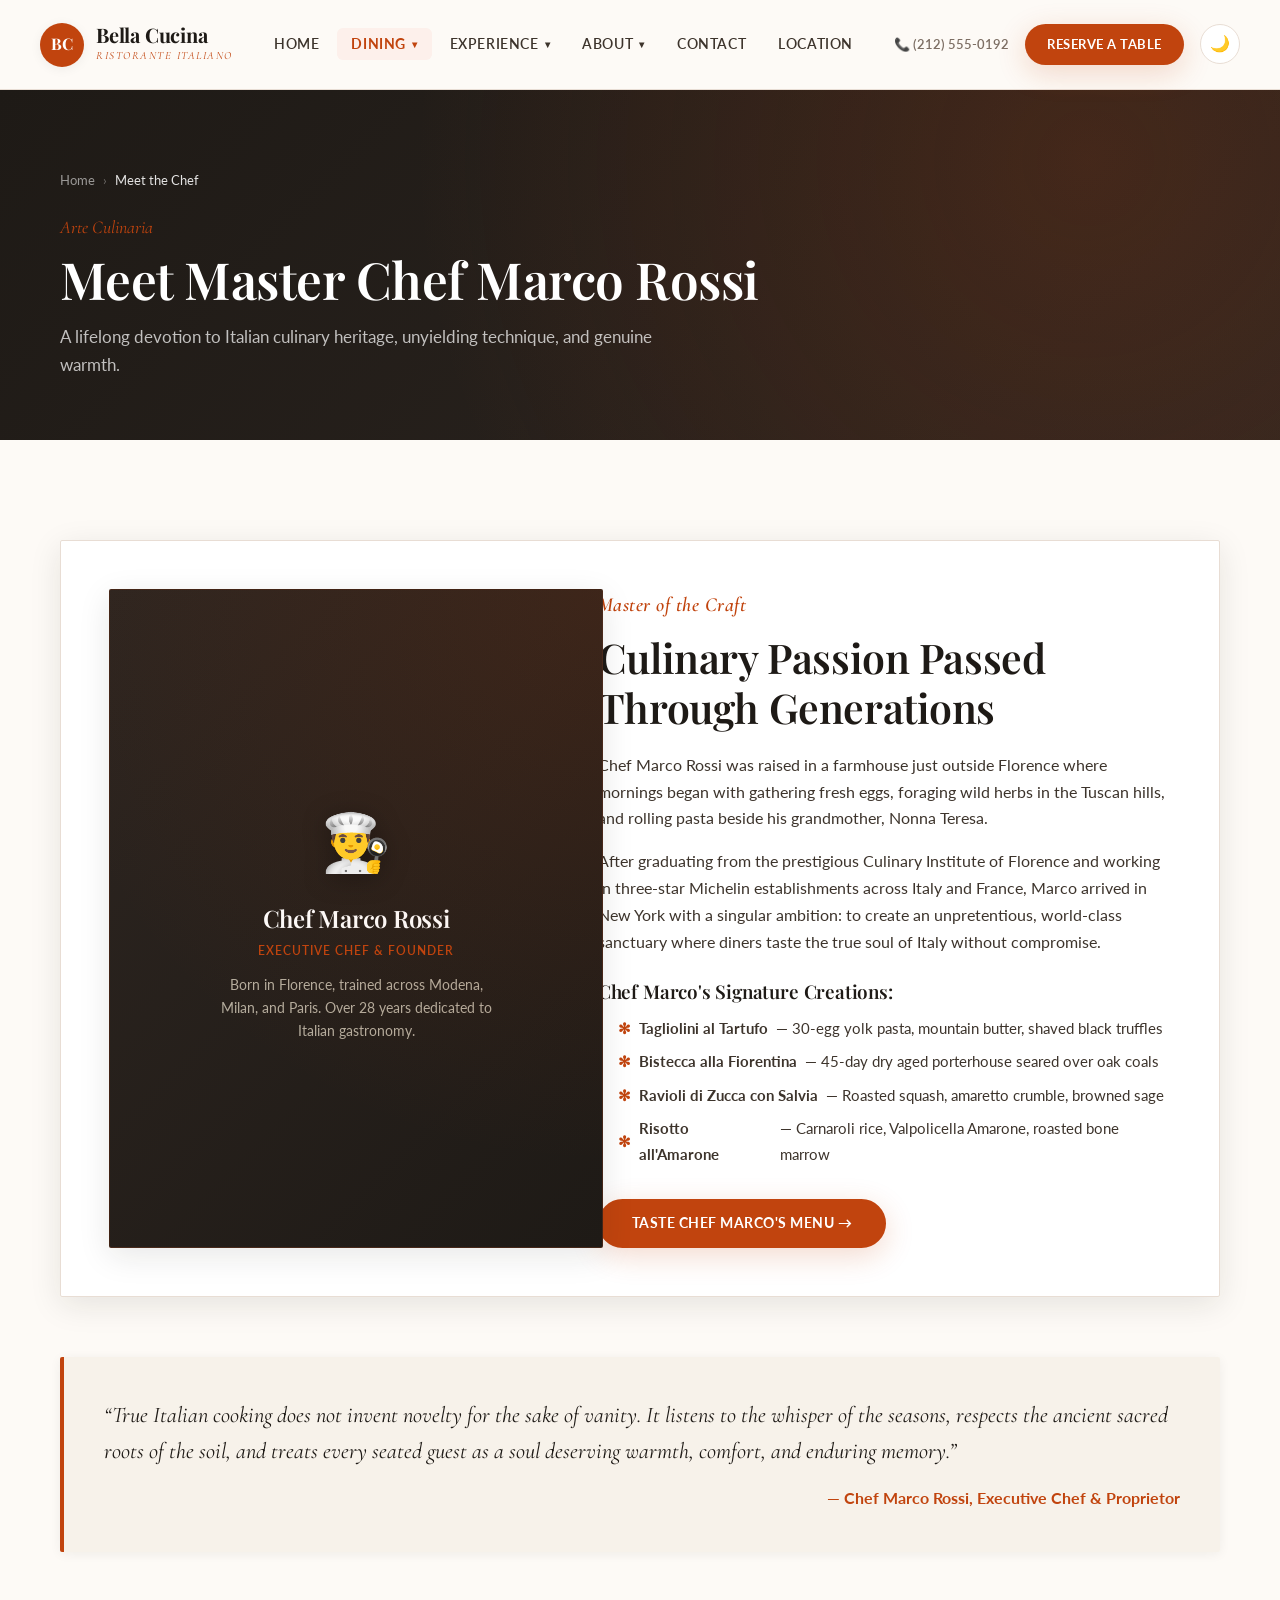
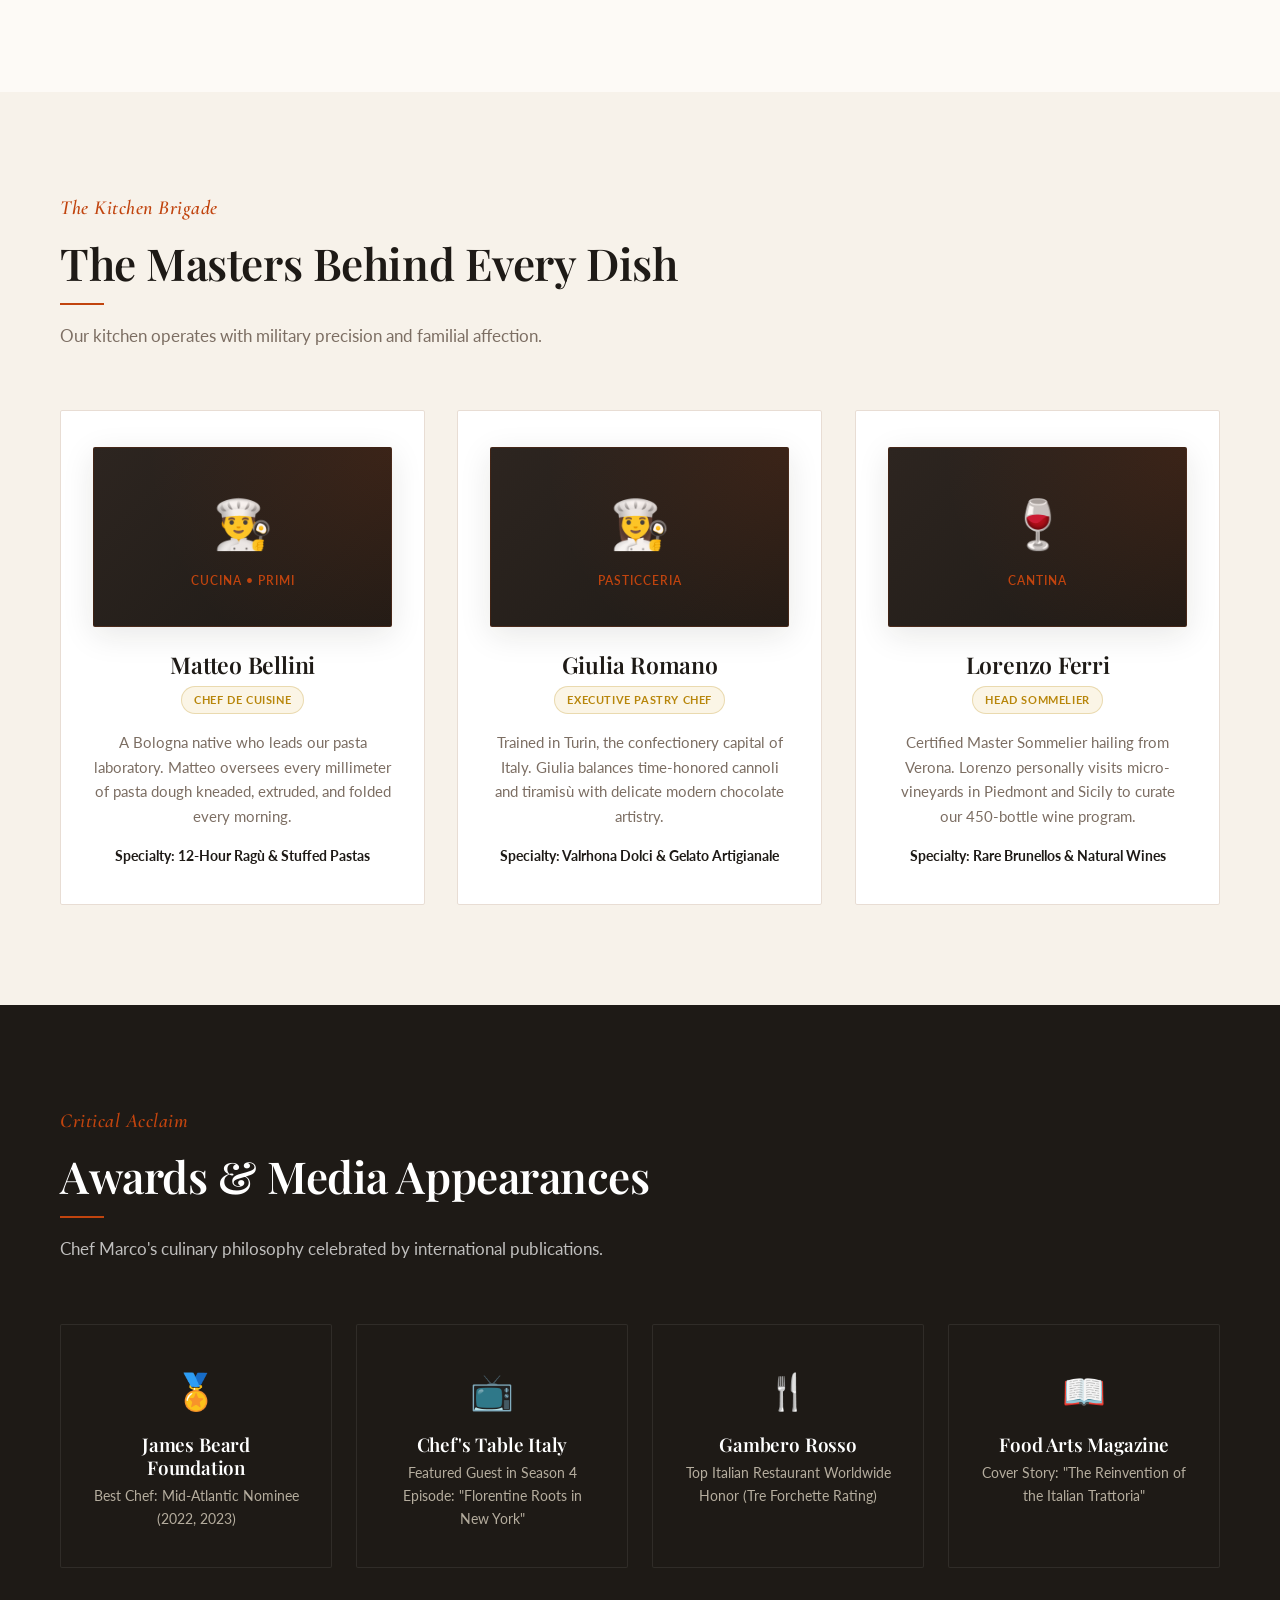
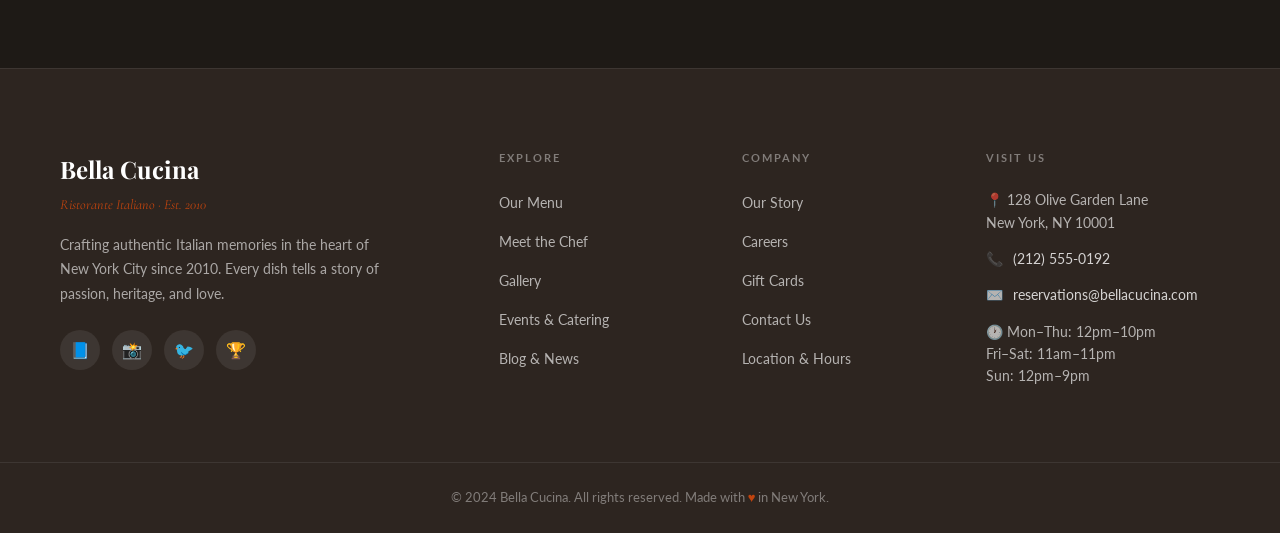
<file: chef.html>
<!DOCTYPE html>
<html lang="en">
<head>
  <meta charset="UTF-8">
  <meta name="viewport" content="width=device-width, initial-scale=1.0">
  <meta name="theme-color" content="#FDFAF6" media="(prefers-color-scheme: light)">
  <meta name="theme-color" content="#18140F" media="(prefers-color-scheme: dark)">
  <meta name="color-scheme" content="light dark">
  <meta name="description" content="Meet Chef Marco Rossi and the celebrated culinary brigade behind Bella Cucina's authentic Italian fine dining in New York.">
  <title>Meet the Chef | Bella Cucina - Culinary Artistry</title>
  
  <!-- Google Fonts -->
  <link rel="preconnect" href="https://fonts.googleapis.com">
  <link rel="preconnect" href="https://fonts.gstatic.com" crossorigin>
  <link rel="preconnect" href="https://fonts.googleapis.com">
  <link rel="preconnect" href="https://fonts.gstatic.com" crossorigin>
  <link href="https://fonts.googleapis.com/css2?family=Cormorant+Garamond:ital,wght@0,400;0,600;1,400;1,600&family=Lato:ital,wght@0,300;0,400;0,700;1,400&family=Playfair+Display:ital,wght@0,400;0,600;0,700;1,400&display=swap" rel="stylesheet">
  
    <!-- Prevent dark mode flash -->
  <script>
    (function(){
      var t = localStorage.getItem('bc-theme') || (window.matchMedia('(prefers-color-scheme: dark)').matches ? 'dark' : 'light');
      document.documentElement.setAttribute('data-theme', t);
    })();
  </script>
  <link rel="stylesheet" href="assets/css/style.css">
  <link rel="stylesheet" href="assets/css/theme-fixes.css">
</head>
<body>

  <!-- Navigation -->
  <header class="site-header" id="siteHeader">
  <div class="header-container">

    <!-- Logo -->
    <a href="index.html" class="brand">
      <div class="brand-icon">BC</div>
      <div class="brand-text">
        <span class="brand-name">Bella Cucina</span>
        <span class="brand-tagline">Ristorante Italiano</span>
      </div>
    </a>

    <!-- Desktop Nav with Dropdowns -->
    <nav class="primary-nav" id="primaryNav" aria-label="Main navigation">
      <a href="index.html" class="nav-item">Home</a>

      <!-- Dropdown: Dining -->
      <div class="nav-dropdown">
        <button class="nav-item nav-dropdown-trigger" aria-expanded="false" aria-haspopup="true">
          Dining <span class="dropdown-arrow">▾</span>
        </button>
        <div class="dropdown-panel">
          <a href="menu.html" class="dropdown-link">
            <span class="dropdown-icon">🍽️</span>
            <span>
              <strong>Our Menu</strong>
              <small>Starters, pasta, mains &amp; more</small>
            </span>
          </a>
          <a href="chef.html" class="dropdown-link">
            <span class="dropdown-icon">👨‍🍳</span>
            <span>
              <strong>Meet the Chef</strong>
              <small>Chef Marco Rossi &amp; team</small>
            </span>
          </a>
          <a href="gallery.html" class="dropdown-link">
            <span class="dropdown-icon">🖼️</span>
            <span>
              <strong>Gallery</strong>
              <small>Food, ambiance &amp; events</small>
            </span>
          </a>
        </div>
      </div>

      <!-- Dropdown: Experience -->
      <div class="nav-dropdown">
        <button class="nav-item nav-dropdown-trigger" aria-expanded="false" aria-haspopup="true">
          Experience <span class="dropdown-arrow">▾</span>
        </button>
        <div class="dropdown-panel">
          <a href="events.html" class="dropdown-link">
            <span class="dropdown-icon">🎉</span>
            <span>
              <strong>Events &amp; Catering</strong>
              <small>Private parties &amp; corporate</small>
            </span>
          </a>
          <a href="giftcards.html" class="dropdown-link">
            <span class="dropdown-icon">🎁</span>
            <span>
              <strong>Gift Cards</strong>
              <small>Give the gift of dining</small>
            </span>
          </a>
          <a href="blog.html" class="dropdown-link">
            <span class="dropdown-icon">📰</span>
            <span>
              <strong>Blog &amp; News</strong>
              <small>Stories from our kitchen</small>
            </span>
          </a>
        </div>
      </div>

      <!-- Dropdown: About -->
      <div class="nav-dropdown">
        <button class="nav-item nav-dropdown-trigger" aria-expanded="false" aria-haspopup="true">
          About <span class="dropdown-arrow">▾</span>
        </button>
        <div class="dropdown-panel">
          <a href="about.html" class="dropdown-link">
            <span class="dropdown-icon">📖</span>
            <span>
              <strong>Our Story</strong>
              <small>14 years of Italian passion</small>
            </span>
          </a>
          <a href="careers.html" class="dropdown-link">
            <span class="dropdown-icon">💼</span>
            <span>
              <strong>Careers</strong>
              <small>Join our family</small>
            </span>
          </a>
        </div>
      </div>

      <a href="contact.html" class="nav-item">Contact</a>
      <a href="location.html" class="nav-item">Location</a>
    </nav>

    <!-- Right Side Actions -->
    <div class="header-actions">
      <a href="tel:+12125550192" class="header-phone">📞 (212) 555-0192</a>
      <a href="reservation.html" class="btn-reserve">Reserve a Table</a>
      <button class="mobile-toggle" id="mobileToggle" aria-label="Open menu" aria-expanded="false">
        <span class="toggle-line"></span>
        <span class="toggle-line"></span>
        <span class="toggle-line"></span>
      </button>
    </div>

  </div>

  <!-- Mobile Drawer -->
  <div class="mobile-drawer" id="mobileDrawer" aria-hidden="true">
    <div class="drawer-inner">
      <div class="drawer-header">
        <span class="drawer-brand">Bella Cucina</span>
        <button class="drawer-close" id="drawerClose" aria-label="Close menu">✕</button>
      </div>
      <nav class="drawer-nav">
        <a href="index.html" class="drawer-link">Home</a>
        <div class="drawer-section-title">Dining</div>
        <a href="menu.html" class="drawer-link drawer-sub">🍽️ Our Menu</a>
        <a href="chef.html" class="drawer-link drawer-sub">👨‍🍳 Meet the Chef</a>
        <a href="gallery.html" class="drawer-link drawer-sub">🖼️ Gallery</a>
        <div class="drawer-section-title">Experience</div>
        <a href="events.html" class="drawer-link drawer-sub">🎉 Events &amp; Catering</a>
        <a href="giftcards.html" class="drawer-link drawer-sub">🎁 Gift Cards</a>
        <a href="blog.html" class="drawer-link drawer-sub">📰 Blog &amp; News</a>
        <div class="drawer-section-title">About</div>
        <a href="about.html" class="drawer-link drawer-sub">📖 Our Story</a>
        <a href="careers.html" class="drawer-link drawer-sub">💼 Careers</a>
        <a href="contact.html" class="drawer-link">Contact</a>
        <a href="location.html" class="drawer-link">Location &amp; Hours</a>
      </nav>
      <div class="drawer-footer">
        <a href="reservation.html" class="btn-reserve btn-reserve-full">Reserve a Table</a>
        <div class="drawer-contact">
          <span>📞 (212) 555-0192</span>
          <span>📍 128 Olive Garden Lane, NY</span>
        </div>
      </div>
    </div>
  </div>
  <div class="drawer-overlay" id="drawerOverlay"></div>
</header>

  <main id="main-content">
    <!-- Hero Banner -->
    <section class="page-hero">
  <div class="container">
    <nav class="breadcrumb" aria-label="Breadcrumb">
      <a href="index.html">Home</a>
      <span>›</span>
      <span>Meet the Chef</span>
    </nav>
    <span class="page-hero-eyebrow">Arte Culinaria</span>
    <h1 class="page-hero-title">Meet Master Chef Marco Rossi</h1>
    <p class="page-hero-desc">A lifelong devotion to Italian culinary heritage, unyielding technique, and genuine warmth.</p>
  </div>
</section>

    <!-- Head Chef Profile Section -->
    <section class="section">
      <div class="container">
        <div class="chef-hero-card fade-in">
          <!-- Visual Box Left -->
          <div class="visual-placeholder chef-visual">
            <div class="visual-emoji">👨‍🍳</div>
            <h3 class="visual-title">Chef Marco Rossi</h3>
            <span class="visual-tag">Executive Chef &amp; Founder</span>
            <p style="font-size: 0.85rem; color: #b5ad9e; margin-top: 0.8rem; max-width: 280px;">
              Born in Florence, trained across Modena, Milan, and Paris. Over 28 years dedicated to Italian gastronomy.
            </p>
          </div>

          <!-- Bio Right -->
          <div>
            <span class="section-eyebrow">Master of the Craft</span>
            <h2 style="margin-bottom: 1.2rem;">Culinary Passion Passed Through Generations</h2>
            <p>
              Chef Marco Rossi was raised in a farmhouse just outside Florence where mornings began with gathering fresh eggs, foraging wild herbs in the Tuscan hills, and rolling pasta beside his grandmother, Nonna Teresa.
            </p>
            <p>
              After graduating from the prestigious Culinary Institute of Florence and working in three-star Michelin establishments across Italy and France, Marco arrived in New York with a singular ambition: to create an unpretentious, world-class sanctuary where diners taste the true soul of Italy without compromise.
            </p>

            <h4 style="margin: 1.5rem 0 0.8rem 0; color: var(--color-primary);">Chef Marco's Signature Creations:</h4>
            <ul style="list-style: none; display: flex; flex-direction: column; gap: 0.5rem;">
              <li style="display: flex; align-items: center; gap: 0.5rem; font-size: 0.95rem;">
                <span style="color: var(--color-accent); font-weight: 700;">✻</span>
                <strong>Tagliolini al Tartufo</strong> — 30-egg yolk pasta, mountain butter, shaved black truffles
              </li>
              <li style="display: flex; align-items: center; gap: 0.5rem; font-size: 0.95rem;">
                <span style="color: var(--color-accent); font-weight: 700;">✻</span>
                <strong>Bistecca alla Fiorentina</strong> — 45-day dry aged porterhouse seared over oak coals
              </li>
              <li style="display: flex; align-items: center; gap: 0.5rem; font-size: 0.95rem;">
                <span style="color: var(--color-accent); font-weight: 700;">✻</span>
                <strong>Ravioli di Zucca con Salvia</strong> — Roasted squash, amaretto crumble, browned sage
              </li>
              <li style="display: flex; align-items: center; gap: 0.5rem; font-size: 0.95rem;">
                <span style="color: var(--color-accent); font-weight: 700;">✻</span>
                <strong>Risotto all'Amarone</strong> — Carnaroli rice, Valpolicella Amarone, roasted bone marrow
              </li>
            </ul>

            <div style="margin-top: 2rem;">
              <a href="reservation.html" class="btn btn-primary">Taste Chef Marco's Menu →</a>
            </div>
          </div>
        </div>

        <!-- Philosophy Section with Quote -->
        <div class="chef-quote-box fade-in">
          <blockquote>
            “True Italian cooking does not invent novelty for the sake of vanity. It listens to the whisper of the seasons, respects the ancient sacred roots of the soil, and treats every seated guest as a soul deserving warmth, comfort, and enduring memory.”
          </blockquote>
          <p style="text-align: right; font-weight: 700; color: var(--color-accent); margin: 0;">
            — Chef Marco Rossi, Executive Chef &amp; Proprietor
          </p>
        </div>
      </div>
    </section>

    <!-- Chef Team: 3 Sous Chefs -->
    <section class="section section-soft">
      <div class="container">
        <div class="section-header fade-in">
          <span class="section-eyebrow">The Kitchen Brigade</span>
          <h2 class="section-title">The Masters Behind Every Dish</h2>
          <p class="section-desc">Our kitchen operates with military precision and familial affection.</p>
        </div>

        <div class="grid-3">
          <!-- Sous Chef 1 -->
          <div class="card fade-in text-center">
            <div class="visual-placeholder" style="height: 180px; margin-bottom: 1.5rem;">
              <span style="font-size: 3rem;">👨‍🍳</span>
              <span class="visual-tag" style="margin-top: 0.5rem;">Cucina &bull; Primi</span>
            </div>
            <h3>Matteo Bellini</h3>
            <span class="badge badge-gold" style="margin: 0.4rem 0 1rem 0;">Chef de Cuisine</span>
            <p style="color: var(--color-text-muted); font-size: 0.92rem;">
              A Bologna native who leads our pasta laboratory. Matteo oversees every millimeter of pasta dough kneaded, extruded, and folded every morning.
            </p>
            <div style="font-size: 0.85rem; font-weight: 700; color: var(--color-primary); margin-top: 0.8rem;">
              Specialty: 12-Hour Ragù &amp; Stuffed Pastas
            </div>
          </div>

          <!-- Sous Chef 2 -->
          <div class="card fade-in text-center">
            <div class="visual-placeholder" style="height: 180px; margin-bottom: 1.5rem;">
              <span style="font-size: 3rem;">👩‍🍳</span>
              <span class="visual-tag" style="margin-top: 0.5rem;">Pasticceria</span>
            </div>
            <h3>Giulia Romano</h3>
            <span class="badge badge-gold" style="margin: 0.4rem 0 1rem 0;">Executive Pastry Chef</span>
            <p style="color: var(--color-text-muted); font-size: 0.92rem;">
              Trained in Turin, the confectionery capital of Italy. Giulia balances time-honored cannoli and tiramisù with delicate modern chocolate artistry.
            </p>
            <div style="font-size: 0.85rem; font-weight: 700; color: var(--color-primary); margin-top: 0.8rem;">
              Specialty: Valrhona Dolci &amp; Gelato Artigianale
            </div>
          </div>

          <!-- Sous Chef 3 -->
          <div class="card fade-in text-center">
            <div class="visual-placeholder" style="height: 180px; margin-bottom: 1.5rem;">
              <span style="font-size: 3rem;">🍷</span>
              <span class="visual-tag" style="margin-top: 0.5rem;">Cantina</span>
            </div>
            <h3>Lorenzo Ferri</h3>
            <span class="badge badge-gold" style="margin: 0.4rem 0 1rem 0;">Head Sommelier</span>
            <p style="color: var(--color-text-muted); font-size: 0.92rem;">
              Certified Master Sommelier hailing from Verona. Lorenzo personally visits micro-vineyards in Piedmont and Sicily to curate our 450-bottle wine program.
            </p>
            <div style="font-size: 0.85rem; font-weight: 700; color: var(--color-primary); margin-top: 0.8rem;">
              Specialty: Rare Brunellos &amp; Natural Wines
            </div>
          </div>
        </div>
      </div>
    </section>

    <!-- Awards & Appearances -->
    <section class="section section-dark">
      <div class="container">
        <div class="section-header fade-in">
          <span class="section-eyebrow">Critical Acclaim</span>
          <h2 class="section-title">Awards &amp; Media Appearances</h2>
          <p class="section-desc">Chef Marco's culinary philosophy celebrated by international publications.</p>
        </div>

        <div class="grid-4">
          <div class="card card-dark text-center fade-in">
            <div style="font-size: 2.2rem; margin-bottom: 0.8rem;">🏅</div>
            <h4 style="color: #ffffff;">James Beard Foundation</h4>
            <p style="font-size: 0.85rem; color: #b5ad9e; margin-top: 0.4rem;">
              Best Chef: Mid-Atlantic Nominee (2022, 2023)
            </p>
          </div>

          <div class="card card-dark text-center fade-in">
            <div style="font-size: 2.2rem; margin-bottom: 0.8rem;">📺</div>
            <h4 style="color: #ffffff;">Chef's Table Italy</h4>
            <p style="font-size: 0.85rem; color: #b5ad9e; margin-top: 0.4rem;">
              Featured Guest in Season 4 Episode: "Florentine Roots in New York"
            </p>
          </div>

          <div class="card card-dark text-center fade-in">
            <div style="font-size: 2.2rem; margin-bottom: 0.8rem;">🍴</div>
            <h4 style="color: #ffffff;">Gambero Rosso</h4>
            <p style="font-size: 0.85rem; color: #b5ad9e; margin-top: 0.4rem;">
              Top Italian Restaurant Worldwide Honor (Tre Forchette Rating)
            </p>
          </div>

          <div class="card card-dark text-center fade-in">
            <div style="font-size: 2.2rem; margin-bottom: 0.8rem;">📖</div>
            <h4 style="color: #ffffff;">Food Arts Magazine</h4>
            <p style="font-size: 0.85rem; color: #b5ad9e; margin-top: 0.4rem;">
              Cover Story: "The Reinvention of the Italian Trattoria"
            </p>
          </div>
        </div>
      </div>
    </section>
  </main>

  <!-- Consistent Footer -->
  <footer class="site-footer">
  <div class="container">
    <div class="footer-grid">
      <div class="footer-col footer-col-brand">
        <div class="footer-brand-name">Bella Cucina</div>
        <div class="footer-brand-tagline">Ristorante Italiano · Est. 2010</div>
        <p class="footer-desc">Crafting authentic Italian memories in the heart of New York City since 2010. Every dish tells a story of passion, heritage, and love.</p>
        <div class="footer-social">
          <a href="#" class="social-link" aria-label="Facebook">📘</a>
          <a href="#" class="social-link" aria-label="Instagram">📸</a>
          <a href="#" class="social-link" aria-label="Twitter">🐦</a>
          <a href="#" class="social-link" aria-label="TripAdvisor">🏆</a>
        </div>
      </div>
      <div class="footer-col">
        <div class="footer-heading">Explore</div>
        <ul class="footer-links">
          <li><a href="menu.html">Our Menu</a></li>
          <li><a href="chef.html">Meet the Chef</a></li>
          <li><a href="gallery.html">Gallery</a></li>
          <li><a href="events.html">Events &amp; Catering</a></li>
          <li><a href="blog.html">Blog &amp; News</a></li>
        </ul>
      </div>
      <div class="footer-col">
        <div class="footer-heading">Company</div>
        <ul class="footer-links">
          <li><a href="about.html">Our Story</a></li>
          <li><a href="careers.html">Careers</a></li>
          <li><a href="giftcards.html">Gift Cards</a></li>
          <li><a href="contact.html">Contact Us</a></li>
          <li><a href="location.html">Location &amp; Hours</a></li>
        </ul>
      </div>
      <div class="footer-col">
        <div class="footer-heading">Visit Us</div>
        <div class="footer-contact-item">📍 128 Olive Garden Lane<br>New York, NY 10001</div>
        <div class="footer-contact-item">📞 <a href="tel:+12125550192">(212) 555-0192</a></div>
        <div class="footer-contact-item">✉️ <a href="mailto:reservations@bellacucina.com">reservations@bellacucina.com</a></div>
        <div class="footer-contact-item">🕐 Mon–Thu: 12pm–10pm<br>Fri–Sat: 11am–11pm<br>Sun: 12pm–9pm</div>
      </div>
    </div>
  </div>
  <div class="footer-bottom">
    <div class="container">
      <span>© 2024 Bella Cucina. All rights reserved. Made with <span class="accent">♥</span> in New York.</span>
    </div>
  </div>
</footer>

  <script src="assets/js/main.js"></script>
</body>
</html>
</file>
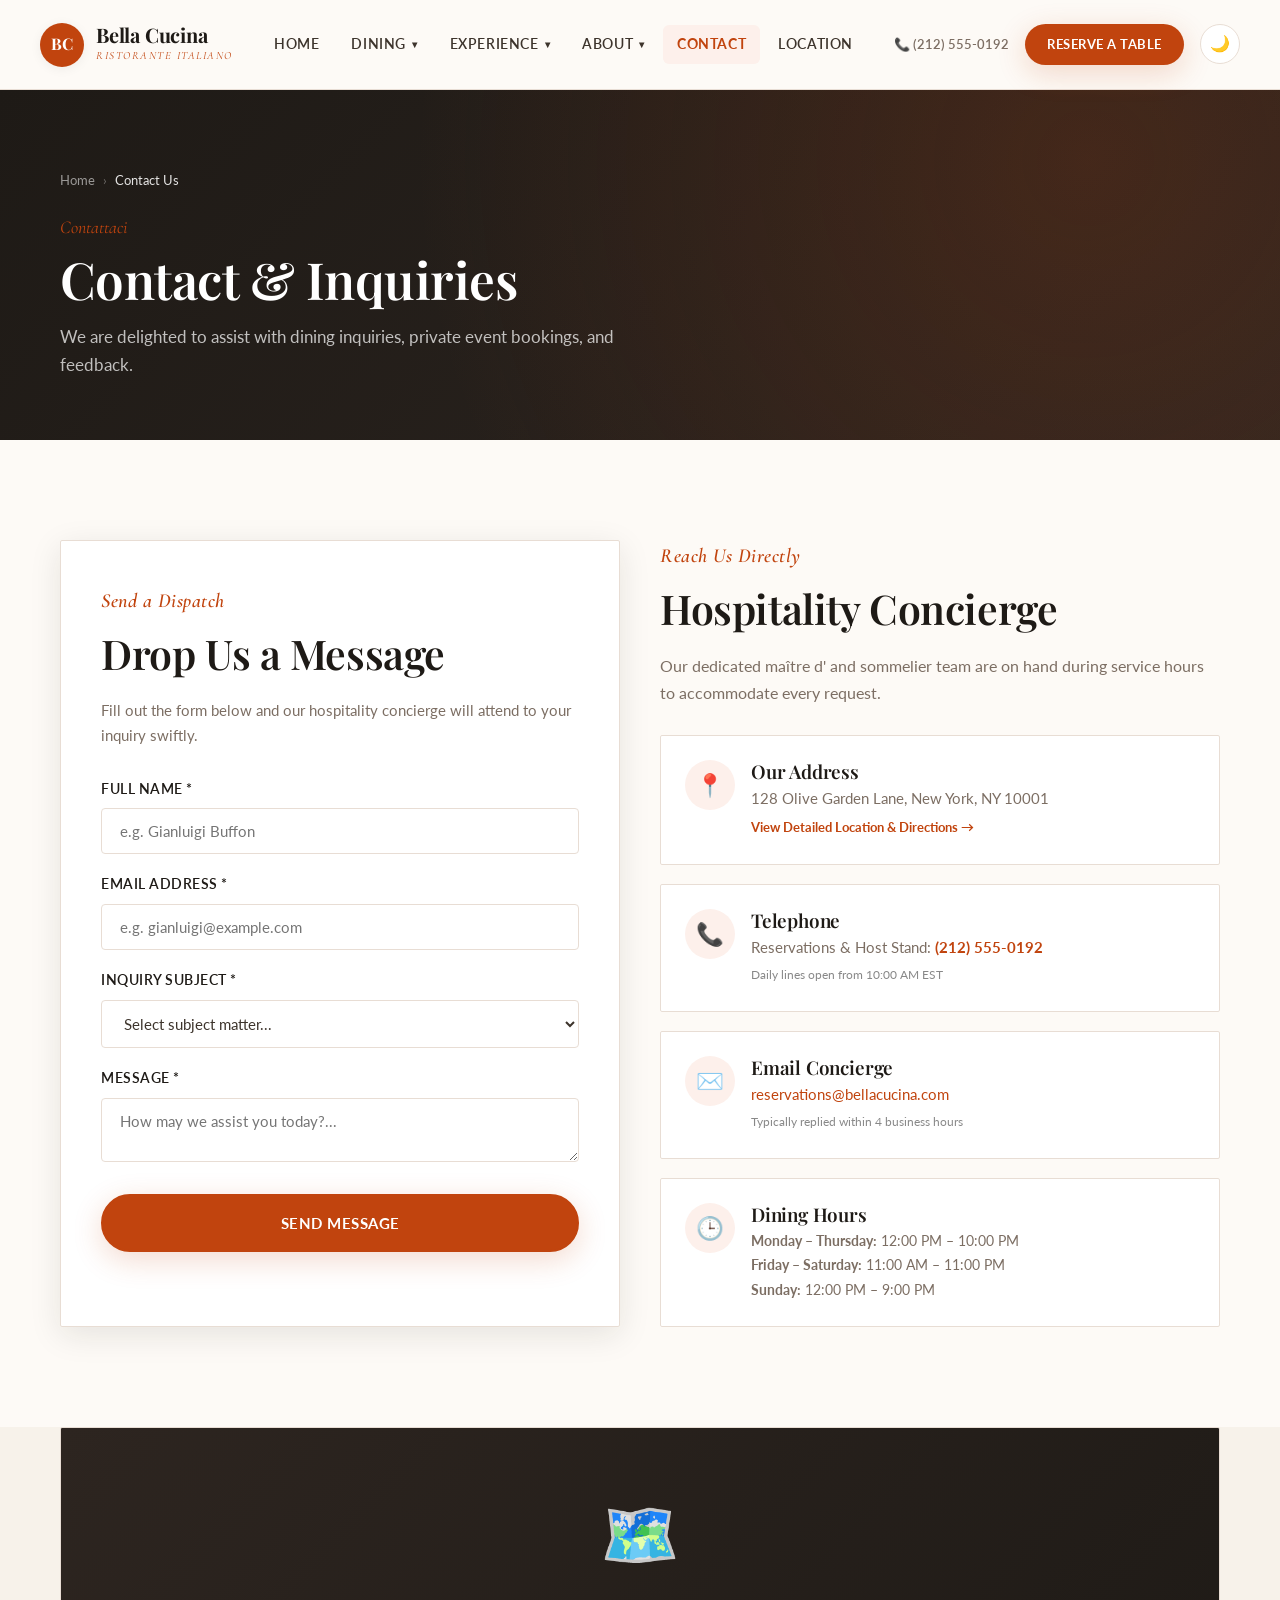
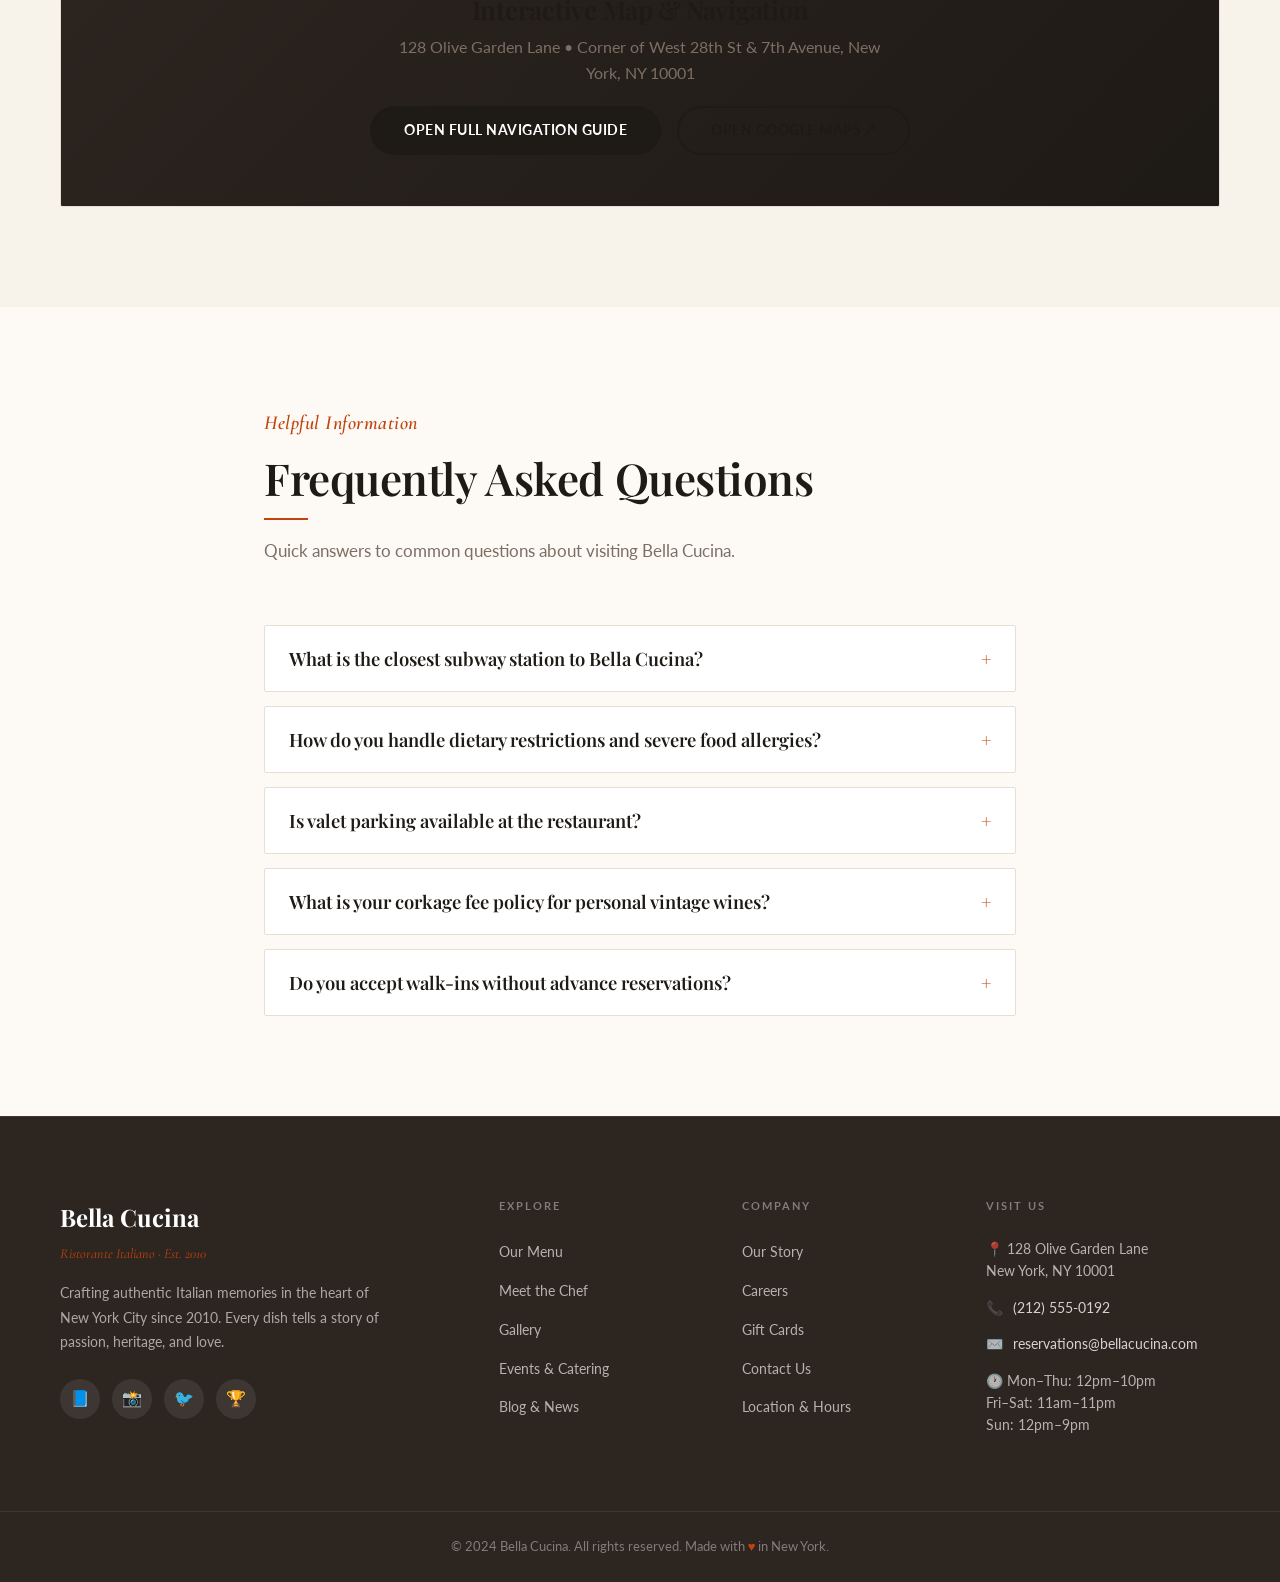
<file: contact.html>
<!DOCTYPE html>
<html lang="en">
<head>
  <meta charset="UTF-8">
  <meta name="viewport" content="width=device-width, initial-scale=1.0">
  <meta name="theme-color" content="#FDFAF6" media="(prefers-color-scheme: light)">
  <meta name="theme-color" content="#18140F" media="(prefers-color-scheme: dark)">
  <meta name="color-scheme" content="light dark">
  <meta name="description" content="Contact Bella Cucina Italian Restaurant in New York. Inquire about reservations, concierge service, private dining, and location.">
  <title>Contact Us | Bella Cucina - Get in Touch</title>
  
  <!-- Google Fonts -->
  <link rel="preconnect" href="https://fonts.googleapis.com">
  <link rel="preconnect" href="https://fonts.gstatic.com" crossorigin>
  <link rel="preconnect" href="https://fonts.googleapis.com">
  <link rel="preconnect" href="https://fonts.gstatic.com" crossorigin>
  <link href="https://fonts.googleapis.com/css2?family=Cormorant+Garamond:ital,wght@0,400;0,600;1,400;1,600&family=Lato:ital,wght@0,300;0,400;0,700;1,400&family=Playfair+Display:ital,wght@0,400;0,600;0,700;1,400&display=swap" rel="stylesheet">
  
    <!-- Prevent dark mode flash -->
  <script>
    (function(){
      var t = localStorage.getItem('bc-theme') || (window.matchMedia('(prefers-color-scheme: dark)').matches ? 'dark' : 'light');
      document.documentElement.setAttribute('data-theme', t);
    })();
  </script>
  <link rel="stylesheet" href="assets/css/style.css">
  <link rel="stylesheet" href="assets/css/theme-fixes.css">
</head>
<body>

  <!-- Navigation -->
  <header class="site-header" id="siteHeader">
  <div class="header-container">

    <!-- Logo -->
    <a href="index.html" class="brand">
      <div class="brand-icon">BC</div>
      <div class="brand-text">
        <span class="brand-name">Bella Cucina</span>
        <span class="brand-tagline">Ristorante Italiano</span>
      </div>
    </a>

    <!-- Desktop Nav with Dropdowns -->
    <nav class="primary-nav" id="primaryNav" aria-label="Main navigation">
      <a href="index.html" class="nav-item">Home</a>

      <!-- Dropdown: Dining -->
      <div class="nav-dropdown">
        <button class="nav-item nav-dropdown-trigger" aria-expanded="false" aria-haspopup="true">
          Dining <span class="dropdown-arrow">▾</span>
        </button>
        <div class="dropdown-panel">
          <a href="menu.html" class="dropdown-link">
            <span class="dropdown-icon">🍽️</span>
            <span>
              <strong>Our Menu</strong>
              <small>Starters, pasta, mains &amp; more</small>
            </span>
          </a>
          <a href="chef.html" class="dropdown-link">
            <span class="dropdown-icon">👨‍🍳</span>
            <span>
              <strong>Meet the Chef</strong>
              <small>Chef Marco Rossi &amp; team</small>
            </span>
          </a>
          <a href="gallery.html" class="dropdown-link">
            <span class="dropdown-icon">🖼️</span>
            <span>
              <strong>Gallery</strong>
              <small>Food, ambiance &amp; events</small>
            </span>
          </a>
        </div>
      </div>

      <!-- Dropdown: Experience -->
      <div class="nav-dropdown">
        <button class="nav-item nav-dropdown-trigger" aria-expanded="false" aria-haspopup="true">
          Experience <span class="dropdown-arrow">▾</span>
        </button>
        <div class="dropdown-panel">
          <a href="events.html" class="dropdown-link">
            <span class="dropdown-icon">🎉</span>
            <span>
              <strong>Events &amp; Catering</strong>
              <small>Private parties &amp; corporate</small>
            </span>
          </a>
          <a href="giftcards.html" class="dropdown-link">
            <span class="dropdown-icon">🎁</span>
            <span>
              <strong>Gift Cards</strong>
              <small>Give the gift of dining</small>
            </span>
          </a>
          <a href="blog.html" class="dropdown-link">
            <span class="dropdown-icon">📰</span>
            <span>
              <strong>Blog &amp; News</strong>
              <small>Stories from our kitchen</small>
            </span>
          </a>
        </div>
      </div>

      <!-- Dropdown: About -->
      <div class="nav-dropdown">
        <button class="nav-item nav-dropdown-trigger" aria-expanded="false" aria-haspopup="true">
          About <span class="dropdown-arrow">▾</span>
        </button>
        <div class="dropdown-panel">
          <a href="about.html" class="dropdown-link">
            <span class="dropdown-icon">📖</span>
            <span>
              <strong>Our Story</strong>
              <small>14 years of Italian passion</small>
            </span>
          </a>
          <a href="careers.html" class="dropdown-link">
            <span class="dropdown-icon">💼</span>
            <span>
              <strong>Careers</strong>
              <small>Join our family</small>
            </span>
          </a>
        </div>
      </div>

      <a href="contact.html" class="nav-item">Contact</a>
      <a href="location.html" class="nav-item">Location</a>
    </nav>

    <!-- Right Side Actions -->
    <div class="header-actions">
      <a href="tel:+12125550192" class="header-phone">📞 (212) 555-0192</a>
      <a href="reservation.html" class="btn-reserve">Reserve a Table</a>
      <button class="mobile-toggle" id="mobileToggle" aria-label="Open menu" aria-expanded="false">
        <span class="toggle-line"></span>
        <span class="toggle-line"></span>
        <span class="toggle-line"></span>
      </button>
    </div>

  </div>

  <!-- Mobile Drawer -->
  <div class="mobile-drawer" id="mobileDrawer" aria-hidden="true">
    <div class="drawer-inner">
      <div class="drawer-header">
        <span class="drawer-brand">Bella Cucina</span>
        <button class="drawer-close" id="drawerClose" aria-label="Close menu">✕</button>
      </div>
      <nav class="drawer-nav">
        <a href="index.html" class="drawer-link">Home</a>
        <div class="drawer-section-title">Dining</div>
        <a href="menu.html" class="drawer-link drawer-sub">🍽️ Our Menu</a>
        <a href="chef.html" class="drawer-link drawer-sub">👨‍🍳 Meet the Chef</a>
        <a href="gallery.html" class="drawer-link drawer-sub">🖼️ Gallery</a>
        <div class="drawer-section-title">Experience</div>
        <a href="events.html" class="drawer-link drawer-sub">🎉 Events &amp; Catering</a>
        <a href="giftcards.html" class="drawer-link drawer-sub">🎁 Gift Cards</a>
        <a href="blog.html" class="drawer-link drawer-sub">📰 Blog &amp; News</a>
        <div class="drawer-section-title">About</div>
        <a href="about.html" class="drawer-link drawer-sub">📖 Our Story</a>
        <a href="careers.html" class="drawer-link drawer-sub">💼 Careers</a>
        <a href="contact.html" class="drawer-link">Contact</a>
        <a href="location.html" class="drawer-link">Location &amp; Hours</a>
      </nav>
      <div class="drawer-footer">
        <a href="reservation.html" class="btn-reserve btn-reserve-full">Reserve a Table</a>
        <div class="drawer-contact">
          <span>📞 (212) 555-0192</span>
          <span>📍 128 Olive Garden Lane, NY</span>
        </div>
      </div>
    </div>
  </div>
  <div class="drawer-overlay" id="drawerOverlay"></div>
</header>

  <main id="main-content">
    <!-- Hero Banner -->
    <section class="page-hero">
  <div class="container">
    <nav class="breadcrumb" aria-label="Breadcrumb">
      <a href="index.html">Home</a>
      <span>›</span>
      <span>Contact Us</span>
    </nav>
    <span class="page-hero-eyebrow">Contattaci</span>
    <h1 class="page-hero-title">Contact &amp; Inquiries</h1>
    <p class="page-hero-desc">We are delighted to assist with dining inquiries, private event bookings, and feedback.</p>
  </div>
</section>

    <!-- Two-Column Contact Section -->
    <section class="section">
      <div class="container">
        <div class="grid-2">
          
          <!-- Left: Contact Form -->
          <div class="form-card fade-in">
            <span class="section-eyebrow">Send a Dispatch</span>
            <h2 style="margin-bottom: 1.2rem;">Drop Us a Message</h2>
            <p style="color: var(--color-text-muted); margin-bottom: 1.8rem; font-size: 0.95rem;">
              Fill out the form below and our hospitality concierge will attend to your inquiry swiftly.
            </p>

            <form id="contactForm">
              <div class="form-group" style="margin-bottom: 1.2rem;">
                <label for="contactFullName" class="form-label">Full Name *</label>
                <input type="text" id="contactFullName" class="form-control" placeholder="e.g. Gianluigi Buffon" required>
              </div>

              <div class="form-group" style="margin-bottom: 1.2rem;">
                <label for="contactEmail" class="form-label">Email Address *</label>
                <input type="email" id="contactEmail" class="form-control" placeholder="e.g. gianluigi@example.com" required>
              </div>

              <div class="form-group" style="margin-bottom: 1.2rem;">
                <label for="contactSubject" class="form-label">Inquiry Subject *</label>
                <select id="contactSubject" class="form-control" required>
                  <option value="" disabled selected>Select subject matter...</option>
                  <option value="Reservations Concierge">Reservations &amp; Table Inquiry</option>
                  <option value="Private Dining">Private Dining / Sala Firenze</option>
                  <option value="Wine Cellar Consultation">Sommelier &amp; Wine Cellar Inquiries</option>
                  <option value="Press &amp; Media">Press, Photography &amp; Media</option>
                  <option value="Guest Feedback">Guest Feedback &amp; Compliments</option>
                  <option value="Other">Other Inquiry</option>
                </select>
              </div>

              <div class="form-group" style="margin-bottom: 1.5rem;">
                <label for="contactMessage" class="form-label">Message *</label>
                <textarea id="contactMessage" class="form-control" placeholder="How may we assist you today?..." required></textarea>
              </div>

              <button type="submit" class="btn btn-primary btn-lg" style="width: 100%;">
                Send Message
              </button>
            </form>
          </div>

          <!-- Right: Contact Info Cards -->
          <div class="fade-in">
            <span class="section-eyebrow">Reach Us Directly</span>
            <h2 style="margin-bottom: 1.2rem;">Hospitality Concierge</h2>
            <p style="color: var(--color-text-muted); margin-bottom: 1.8rem;">
              Our dedicated maître d' and sommelier team are on hand during service hours to accommodate every request.
            </p>

            <div style="display: flex; flex-direction: column; gap: 1.2rem;">
              
              <!-- Address Card -->
              <div class="card" style="padding: 1.5rem; display: flex; align-items: flex-start; gap: 1rem;">
                <div class="icon-box" style="margin-bottom: 0; min-width: 50px; width: 50px; height: 50px; font-size: 1.4rem;">📍</div>
                <div>
                  <h4 style="margin-bottom: 0.2rem;">Our Address</h4>
                  <p style="color: var(--color-text-muted); font-size: 0.92rem; margin: 0;">
                    128 Olive Garden Lane, New York, NY 10001
                  </p>
                  <a href="location.html" style="font-size: 0.82rem; font-weight: 700; color: var(--color-accent); margin-top: 0.3rem; display: inline-block;">
                    View Detailed Location &amp; Directions →
                  </a>
                </div>
              </div>

              <!-- Phone Card -->
              <div class="card" style="padding: 1.5rem; display: flex; align-items: flex-start; gap: 1rem;">
                <div class="icon-box" style="margin-bottom: 0; min-width: 50px; width: 50px; height: 50px; font-size: 1.4rem;">📞</div>
                <div>
                  <h4 style="margin-bottom: 0.2rem;">Telephone</h4>
                  <p style="color: var(--color-text-muted); font-size: 0.92rem; margin: 0;">
                    Reservations &amp; Host Stand: <a href="tel:2125550192" style="font-weight: 700;">(212) 555-0192</a>
                  </p>
                  <span style="font-size: 0.78rem; color: #888888;">Daily lines open from 10:00 AM EST</span>
                </div>
              </div>

              <!-- Email Card -->
              <div class="card" style="padding: 1.5rem; display: flex; align-items: flex-start; gap: 1rem;">
                <div class="icon-box" style="margin-bottom: 0; min-width: 50px; width: 50px; height: 50px; font-size: 1.4rem;">✉️</div>
                <div>
                  <h4 style="margin-bottom: 0.2rem;">Email Concierge</h4>
                  <p style="color: var(--color-text-muted); font-size: 0.92rem; margin: 0;">
                    <a href="mailto:reservations@bellacucina.com">reservations@bellacucina.com</a>
                  </p>
                  <span style="font-size: 0.78rem; color: #888888;">Typically replied within 4 business hours</span>
                </div>
              </div>

              <!-- Operating Hours Card -->
              <div class="card" style="padding: 1.5rem; display: flex; align-items: flex-start; gap: 1rem;">
                <div class="icon-box" style="margin-bottom: 0; min-width: 50px; width: 50px; height: 50px; font-size: 1.4rem;">🕒</div>
                <div>
                  <h4 style="margin-bottom: 0.2rem;">Dining Hours</h4>
                  <div style="font-size: 0.9rem; color: var(--color-text-muted);">
                    <div><strong>Monday – Thursday:</strong> 12:00 PM – 10:00 PM</div>
                    <div><strong>Friday – Saturday:</strong> 11:00 AM – 11:00 PM</div>
                    <div><strong>Sunday:</strong> 12:00 PM – 9:00 PM</div>
                  </div>
                </div>
              </div>

            </div>
          </div>

        </div>
      </div>
    </section>

    <!-- Interactive Map Placeholder -->
    <section class="section section-soft" style="padding-top: 0;">
      <div class="container">
        <div class="map-placeholder fade-in">
          <div style="font-size: 4rem; margin-bottom: 0.5rem;">🗺️</div>
          <h3 style="font-size: 1.6rem; margin-bottom: 0.5rem;">Interactive Map &amp; Navigation</h3>
          <p style="color: var(--color-text-muted); max-width: 500px; margin-bottom: 1.2rem;">
            128 Olive Garden Lane &bull; Corner of West 28th St &amp; 7th Avenue, New York, NY 10001
          </p>
          <div style="display: flex; gap: 1rem; flex-wrap: wrap; justify-content: center;">
            <a href="location.html" class="btn btn-dark">Open Full Navigation Guide</a>
            <a href="https://maps.google.com" target="_blank" rel="noopener noreferrer" class="btn btn-outline-dark">Open Google Maps ↗</a>
          </div>
        </div>
      </div>
    </section>

    <!-- FAQ Accordion (5 Quick Questions) -->
    <section class="section">
      <div class="container container-narrow">
        <div class="section-header fade-in">
          <span class="section-eyebrow">Helpful Information</span>
          <h2 class="section-title">Frequently Asked Questions</h2>
          <p class="section-desc">Quick answers to common questions about visiting Bella Cucina.</p>
        </div>

        <div class="accordion fade-in">
          <!-- Question 1 -->
          <div class="accordion-item">
            <button class="accordion-header">
              <span>What is the closest subway station to Bella Cucina?</span>
              <span class="accordion-icon">+</span>
            </button>
            <div class="accordion-content">
              <p>
                We are located just two blocks from the 28th Street Station (1 train) and a four-minute walk from 34th Street Penn Station (1, 2, 3, A, C, E trains and LIRR/NJ Transit).
              </p>
            </div>
          </div>

          <!-- Question 2 -->
          <div class="accordion-item">
            <button class="accordion-header">
              <span>How do you handle dietary restrictions and severe food allergies?</span>
              <span class="accordion-icon">+</span>
            </button>
            <div class="accordion-content">
              <p>
                Our culinary team maintains strict allergy protocols. We offer extensive gluten-free and vegetarian options, and Chef Marco is pleased to adapt recipes for celiac disease, nut allergies, or dairy sensitivities with advance notice.
              </p>
            </div>
          </div>

          <!-- Question 3 -->
          <div class="accordion-item">
            <button class="accordion-header">
              <span>Is valet parking available at the restaurant?</span>
              <span class="accordion-icon">+</span>
            </button>
            <div class="accordion-content">
              <p>
                Yes. Complimentary curbside valet parking is provided during evening dinner service starting at 5:00 PM nightly. A 24-hour indoor parking garage is also located directly adjacent at 134 Olive Garden Lane.
              </p>
            </div>
          </div>

          <!-- Question 4 -->
          <div class="accordion-item">
            <button class="accordion-header">
              <span>What is your corkage fee policy for personal vintage wines?</span>
              <span class="accordion-icon">+</span>
            </button>
            <div class="accordion-content">
              <p>
                Guests may bring up to two 750ml bottles of special wine not currently represented on our wine list. The corkage fee is $45 per bottle, which includes decanting and stemware service by our sommelier.
              </p>
            </div>
          </div>

          <!-- Question 5 -->
          <div class="accordion-item">
            <button class="accordion-header">
              <span>Do you accept walk-ins without advance reservations?</span>
              <span class="accordion-icon">+</span>
            </button>
            <div class="accordion-content">
              <p>
                Yes! Our 18-seat Carrara marble bar and cozy aperitivo lounge tables are reserved exclusively for walk-in guests on a first-come, first-served basis, offering our full dinner and cocktail menu.
              </p>
            </div>
          </div>
        </div>
      </div>
    </section>
  </main>

  <!-- Consistent Footer -->
  <footer class="site-footer">
  <div class="container">
    <div class="footer-grid">
      <div class="footer-col footer-col-brand">
        <div class="footer-brand-name">Bella Cucina</div>
        <div class="footer-brand-tagline">Ristorante Italiano · Est. 2010</div>
        <p class="footer-desc">Crafting authentic Italian memories in the heart of New York City since 2010. Every dish tells a story of passion, heritage, and love.</p>
        <div class="footer-social">
          <a href="#" class="social-link" aria-label="Facebook">📘</a>
          <a href="#" class="social-link" aria-label="Instagram">📸</a>
          <a href="#" class="social-link" aria-label="Twitter">🐦</a>
          <a href="#" class="social-link" aria-label="TripAdvisor">🏆</a>
        </div>
      </div>
      <div class="footer-col">
        <div class="footer-heading">Explore</div>
        <ul class="footer-links">
          <li><a href="menu.html">Our Menu</a></li>
          <li><a href="chef.html">Meet the Chef</a></li>
          <li><a href="gallery.html">Gallery</a></li>
          <li><a href="events.html">Events &amp; Catering</a></li>
          <li><a href="blog.html">Blog &amp; News</a></li>
        </ul>
      </div>
      <div class="footer-col">
        <div class="footer-heading">Company</div>
        <ul class="footer-links">
          <li><a href="about.html">Our Story</a></li>
          <li><a href="careers.html">Careers</a></li>
          <li><a href="giftcards.html">Gift Cards</a></li>
          <li><a href="contact.html">Contact Us</a></li>
          <li><a href="location.html">Location &amp; Hours</a></li>
        </ul>
      </div>
      <div class="footer-col">
        <div class="footer-heading">Visit Us</div>
        <div class="footer-contact-item">📍 128 Olive Garden Lane<br>New York, NY 10001</div>
        <div class="footer-contact-item">📞 <a href="tel:+12125550192">(212) 555-0192</a></div>
        <div class="footer-contact-item">✉️ <a href="mailto:reservations@bellacucina.com">reservations@bellacucina.com</a></div>
        <div class="footer-contact-item">🕐 Mon–Thu: 12pm–10pm<br>Fri–Sat: 11am–11pm<br>Sun: 12pm–9pm</div>
      </div>
    </div>
  </div>
  <div class="footer-bottom">
    <div class="container">
      <span>© 2024 Bella Cucina. All rights reserved. Made with <span class="accent">♥</span> in New York.</span>
    </div>
  </div>
</footer>

  <script src="assets/js/main.js"></script>
</body>
</html>
</file>
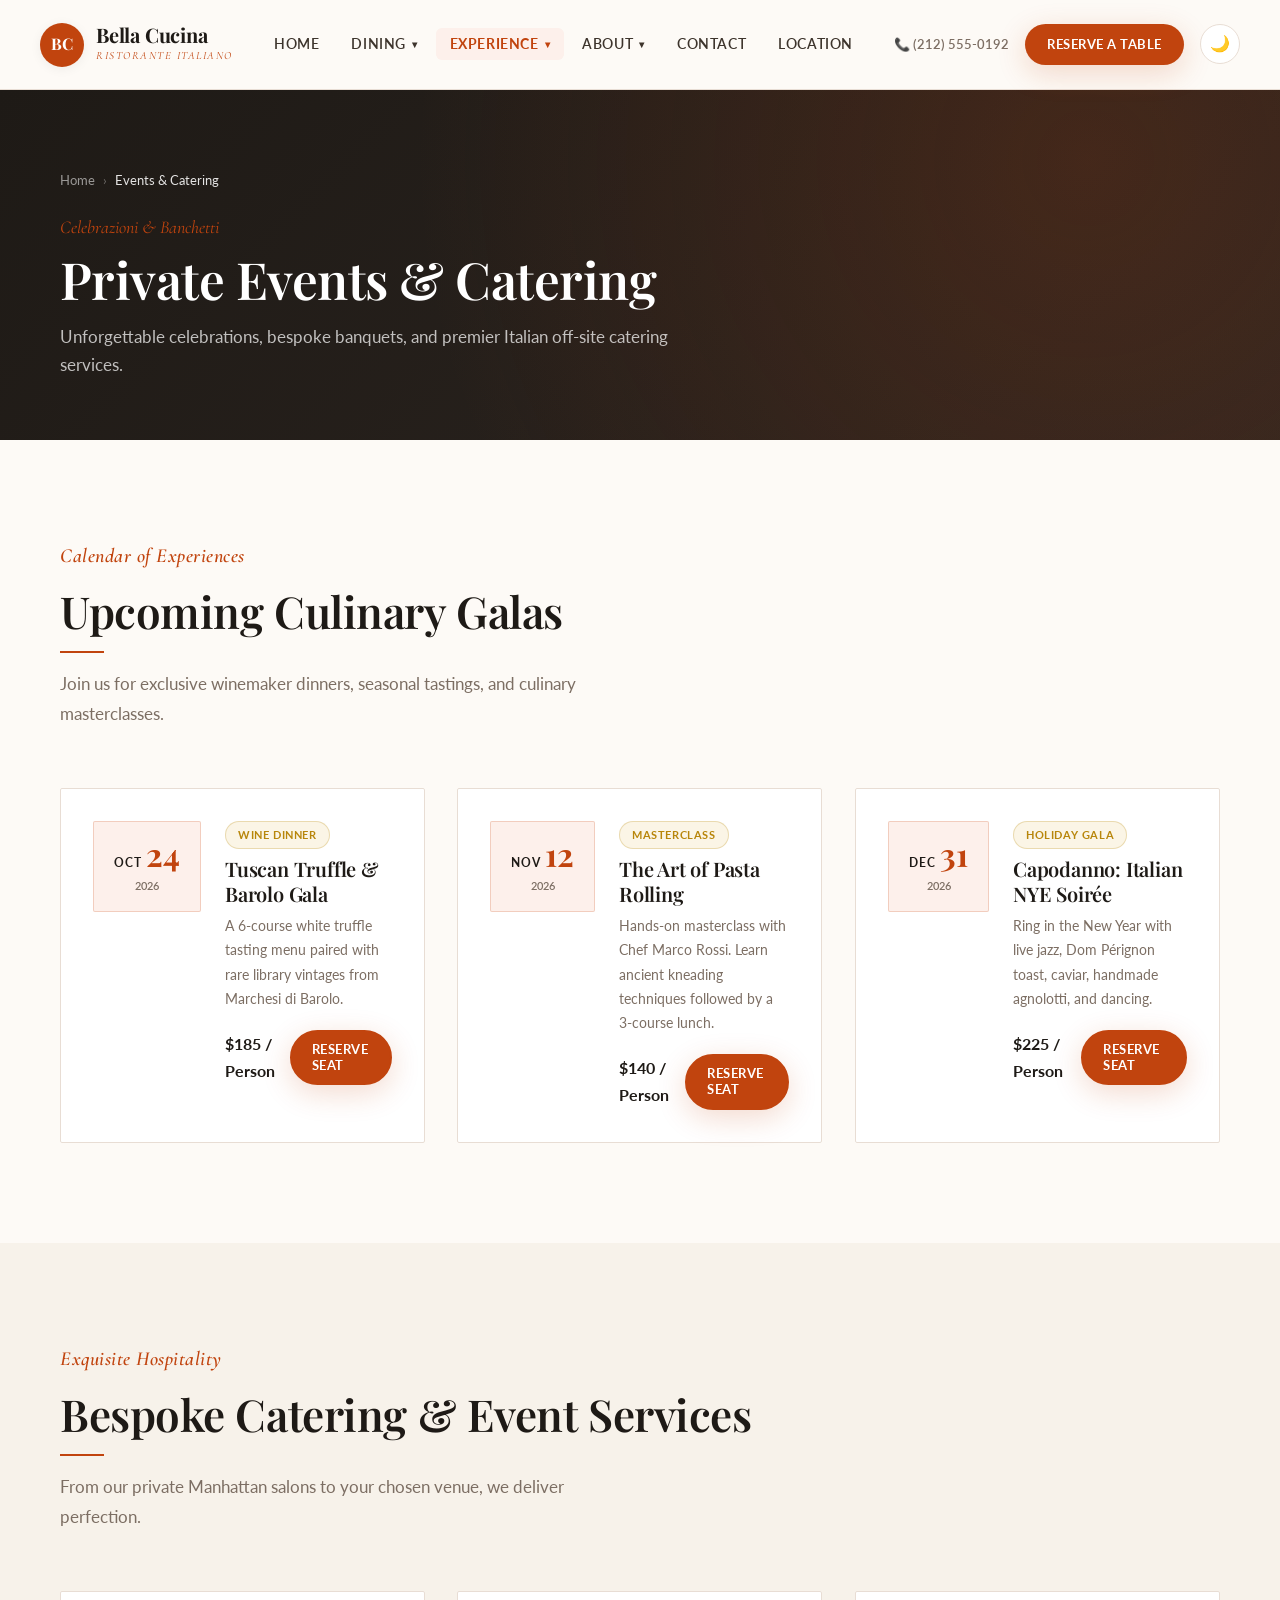
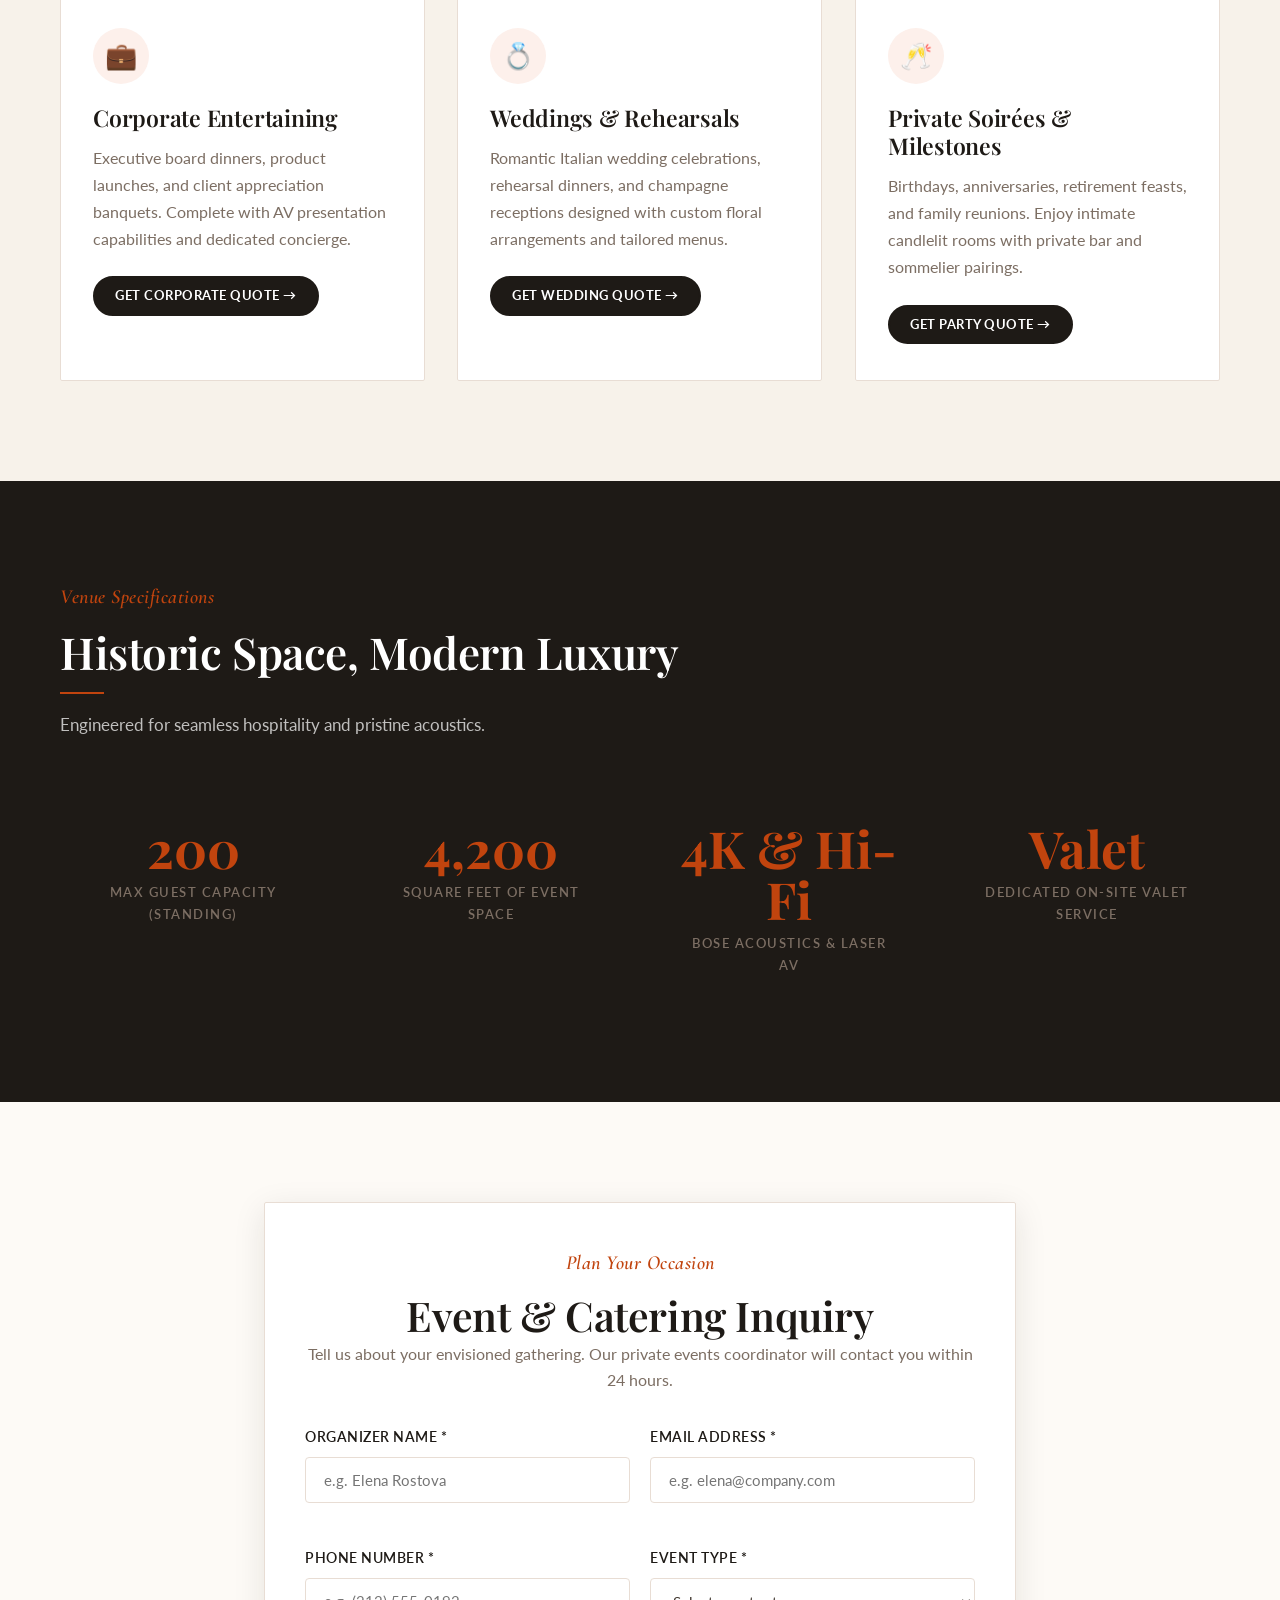
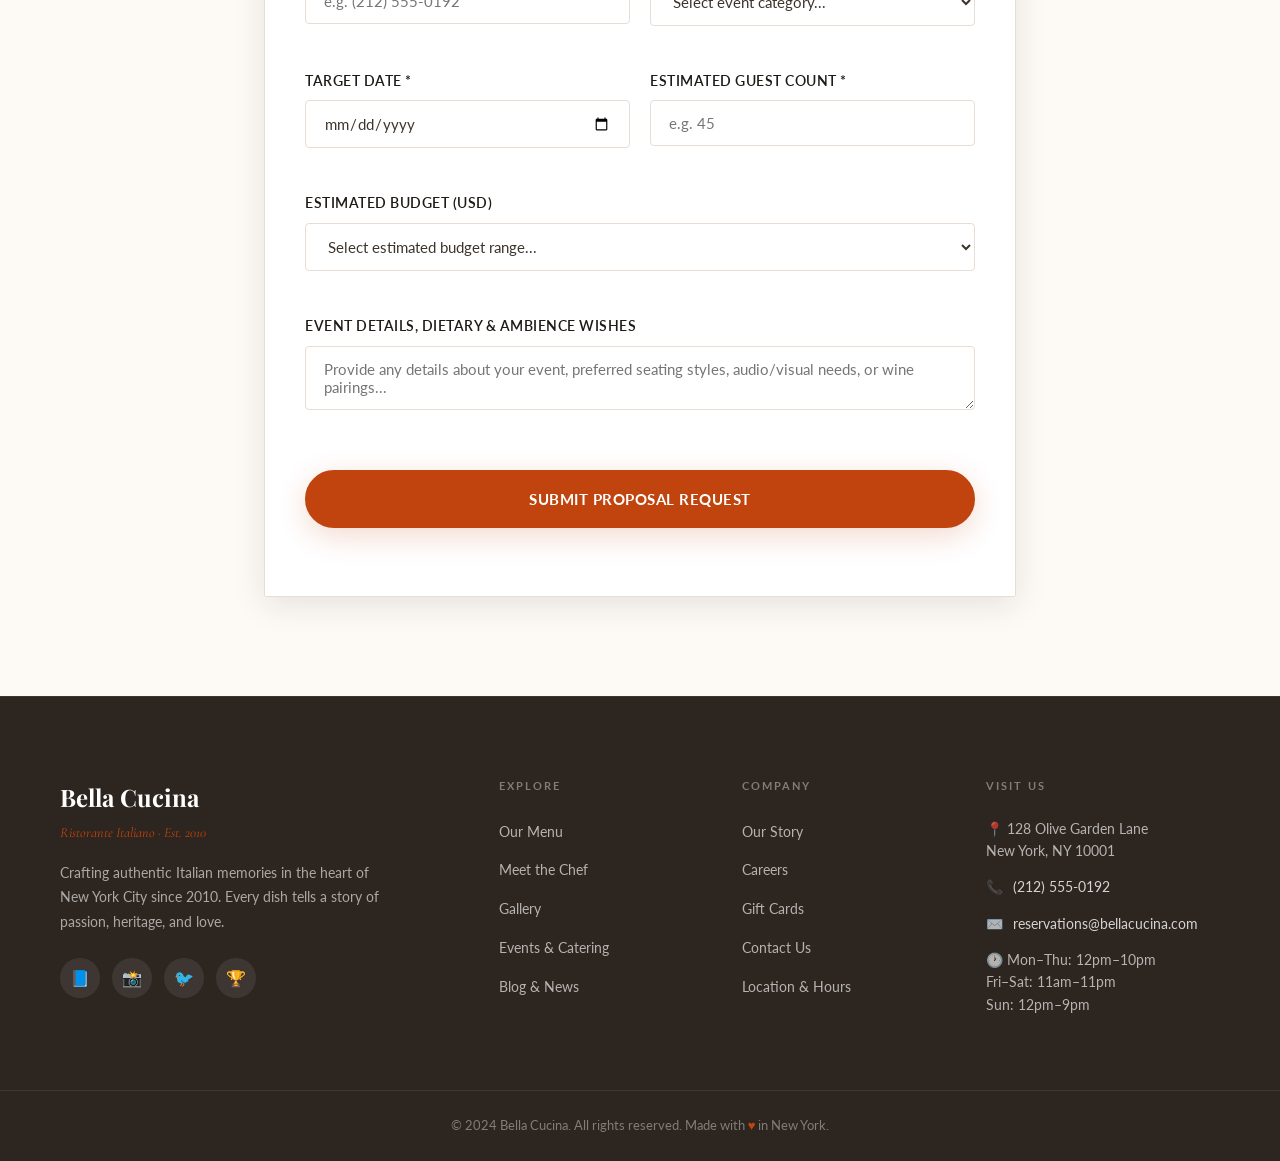
<file: events.html>
<!DOCTYPE html>
<html lang="en">
<head>
  <meta charset="UTF-8">
  <meta name="viewport" content="width=device-width, initial-scale=1.0">
  <meta name="theme-color" content="#FDFAF6" media="(prefers-color-scheme: light)">
  <meta name="theme-color" content="#18140F" media="(prefers-color-scheme: dark)">
  <meta name="color-scheme" content="light dark">
  <meta name="description" content="Host your private celebration, corporate gala, or wedding reception at Bella Cucina. Bespoke Italian catering and private dining suites in NYC.">
  <title>Events &amp; Catering | Bella Cucina - Private Celebrations</title>
  
  <!-- Google Fonts -->
  <link rel="preconnect" href="https://fonts.googleapis.com">
  <link rel="preconnect" href="https://fonts.gstatic.com" crossorigin>
  <link rel="preconnect" href="https://fonts.googleapis.com">
  <link rel="preconnect" href="https://fonts.gstatic.com" crossorigin>
  <link href="https://fonts.googleapis.com/css2?family=Cormorant+Garamond:ital,wght@0,400;0,600;1,400;1,600&family=Lato:ital,wght@0,300;0,400;0,700;1,400&family=Playfair+Display:ital,wght@0,400;0,600;0,700;1,400&display=swap" rel="stylesheet">
  
    <!-- Prevent dark mode flash -->
  <script>
    (function(){
      var t = localStorage.getItem('bc-theme') || (window.matchMedia('(prefers-color-scheme: dark)').matches ? 'dark' : 'light');
      document.documentElement.setAttribute('data-theme', t);
    })();
  </script>
  <link rel="stylesheet" href="assets/css/style.css">
  <link rel="stylesheet" href="assets/css/theme-fixes.css">
</head>
<body>

  <!-- Navigation -->
  <header class="site-header" id="siteHeader">
  <div class="header-container">

    <!-- Logo -->
    <a href="index.html" class="brand">
      <div class="brand-icon">BC</div>
      <div class="brand-text">
        <span class="brand-name">Bella Cucina</span>
        <span class="brand-tagline">Ristorante Italiano</span>
      </div>
    </a>

    <!-- Desktop Nav with Dropdowns -->
    <nav class="primary-nav" id="primaryNav" aria-label="Main navigation">
      <a href="index.html" class="nav-item">Home</a>

      <!-- Dropdown: Dining -->
      <div class="nav-dropdown">
        <button class="nav-item nav-dropdown-trigger" aria-expanded="false" aria-haspopup="true">
          Dining <span class="dropdown-arrow">▾</span>
        </button>
        <div class="dropdown-panel">
          <a href="menu.html" class="dropdown-link">
            <span class="dropdown-icon">🍽️</span>
            <span>
              <strong>Our Menu</strong>
              <small>Starters, pasta, mains &amp; more</small>
            </span>
          </a>
          <a href="chef.html" class="dropdown-link">
            <span class="dropdown-icon">👨‍🍳</span>
            <span>
              <strong>Meet the Chef</strong>
              <small>Chef Marco Rossi &amp; team</small>
            </span>
          </a>
          <a href="gallery.html" class="dropdown-link">
            <span class="dropdown-icon">🖼️</span>
            <span>
              <strong>Gallery</strong>
              <small>Food, ambiance &amp; events</small>
            </span>
          </a>
        </div>
      </div>

      <!-- Dropdown: Experience -->
      <div class="nav-dropdown">
        <button class="nav-item nav-dropdown-trigger" aria-expanded="false" aria-haspopup="true">
          Experience <span class="dropdown-arrow">▾</span>
        </button>
        <div class="dropdown-panel">
          <a href="events.html" class="dropdown-link">
            <span class="dropdown-icon">🎉</span>
            <span>
              <strong>Events &amp; Catering</strong>
              <small>Private parties &amp; corporate</small>
            </span>
          </a>
          <a href="giftcards.html" class="dropdown-link">
            <span class="dropdown-icon">🎁</span>
            <span>
              <strong>Gift Cards</strong>
              <small>Give the gift of dining</small>
            </span>
          </a>
          <a href="blog.html" class="dropdown-link">
            <span class="dropdown-icon">📰</span>
            <span>
              <strong>Blog &amp; News</strong>
              <small>Stories from our kitchen</small>
            </span>
          </a>
        </div>
      </div>

      <!-- Dropdown: About -->
      <div class="nav-dropdown">
        <button class="nav-item nav-dropdown-trigger" aria-expanded="false" aria-haspopup="true">
          About <span class="dropdown-arrow">▾</span>
        </button>
        <div class="dropdown-panel">
          <a href="about.html" class="dropdown-link">
            <span class="dropdown-icon">📖</span>
            <span>
              <strong>Our Story</strong>
              <small>14 years of Italian passion</small>
            </span>
          </a>
          <a href="careers.html" class="dropdown-link">
            <span class="dropdown-icon">💼</span>
            <span>
              <strong>Careers</strong>
              <small>Join our family</small>
            </span>
          </a>
        </div>
      </div>

      <a href="contact.html" class="nav-item">Contact</a>
      <a href="location.html" class="nav-item">Location</a>
    </nav>

    <!-- Right Side Actions -->
    <div class="header-actions">
      <a href="tel:+12125550192" class="header-phone">📞 (212) 555-0192</a>
      <a href="reservation.html" class="btn-reserve">Reserve a Table</a>
      <button class="mobile-toggle" id="mobileToggle" aria-label="Open menu" aria-expanded="false">
        <span class="toggle-line"></span>
        <span class="toggle-line"></span>
        <span class="toggle-line"></span>
      </button>
    </div>

  </div>

  <!-- Mobile Drawer -->
  <div class="mobile-drawer" id="mobileDrawer" aria-hidden="true">
    <div class="drawer-inner">
      <div class="drawer-header">
        <span class="drawer-brand">Bella Cucina</span>
        <button class="drawer-close" id="drawerClose" aria-label="Close menu">✕</button>
      </div>
      <nav class="drawer-nav">
        <a href="index.html" class="drawer-link">Home</a>
        <div class="drawer-section-title">Dining</div>
        <a href="menu.html" class="drawer-link drawer-sub">🍽️ Our Menu</a>
        <a href="chef.html" class="drawer-link drawer-sub">👨‍🍳 Meet the Chef</a>
        <a href="gallery.html" class="drawer-link drawer-sub">🖼️ Gallery</a>
        <div class="drawer-section-title">Experience</div>
        <a href="events.html" class="drawer-link drawer-sub">🎉 Events &amp; Catering</a>
        <a href="giftcards.html" class="drawer-link drawer-sub">🎁 Gift Cards</a>
        <a href="blog.html" class="drawer-link drawer-sub">📰 Blog &amp; News</a>
        <div class="drawer-section-title">About</div>
        <a href="about.html" class="drawer-link drawer-sub">📖 Our Story</a>
        <a href="careers.html" class="drawer-link drawer-sub">💼 Careers</a>
        <a href="contact.html" class="drawer-link">Contact</a>
        <a href="location.html" class="drawer-link">Location &amp; Hours</a>
      </nav>
      <div class="drawer-footer">
        <a href="reservation.html" class="btn-reserve btn-reserve-full">Reserve a Table</a>
        <div class="drawer-contact">
          <span>📞 (212) 555-0192</span>
          <span>📍 128 Olive Garden Lane, NY</span>
        </div>
      </div>
    </div>
  </div>
  <div class="drawer-overlay" id="drawerOverlay"></div>
</header>

  <main id="main-content">
    <!-- Hero Banner -->
    <section class="page-hero">
  <div class="container">
    <nav class="breadcrumb" aria-label="Breadcrumb">
      <a href="index.html">Home</a>
      <span>›</span>
      <span>Events &amp; Catering</span>
    </nav>
    <span class="page-hero-eyebrow">Celebrazioni &amp; Banchetti</span>
    <h1 class="page-hero-title">Private Events &amp; Catering</h1>
    <p class="page-hero-desc">Unforgettable celebrations, bespoke banquets, and premier Italian off-site catering services.</p>
  </div>
</section>

    <!-- Upcoming Events Section -->
    <section class="section">
      <div class="container">
        <div class="section-header fade-in">
          <span class="section-eyebrow">Calendar of Experiences</span>
          <h2 class="section-title">Upcoming Culinary Galas</h2>
          <p class="section-desc">Join us for exclusive winemaker dinners, seasonal tastings, and culinary masterclasses.</p>
        </div>

        <div class="grid-3">
          <!-- Event 1 -->
          <article class="event-card fade-in">
            <div class="event-date-box">
              <span class="event-month">Oct</span>
              <span class="event-day">24</span>
              <span class="event-year">2026</span>
            </div>
            <div class="event-details">
              <span class="badge badge-gold" style="align-self: flex-start; margin-bottom: 0.5rem;">Wine Dinner</span>
              <h3 style="font-size: 1.25rem; margin-bottom: 0.5rem;">Tuscan Truffle &amp; Barolo Gala</h3>
              <p style="color: var(--color-text-muted); font-size: 0.9rem; margin-bottom: 1.2rem;">
                A 6-course white truffle tasting menu paired with rare library vintages from Marchesi di Barolo.
              </p>
              <div style="display: flex; justify-content: space-between; align-items: center; margin-top: auto;">
                <span style="font-weight: 700; color: var(--color-primary);">$185 / Person</span>
                <a href="#inquirySection" class="btn btn-primary btn-sm">Reserve Seat</a>
              </div>
            </div>
          </article>

          <!-- Event 2 -->
          <article class="event-card fade-in">
            <div class="event-date-box">
              <span class="event-month">Nov</span>
              <span class="event-day">12</span>
              <span class="event-year">2026</span>
            </div>
            <div class="event-details">
              <span class="badge badge-gold" style="align-self: flex-start; margin-bottom: 0.5rem;">Masterclass</span>
              <h3 style="font-size: 1.25rem; margin-bottom: 0.5rem;">The Art of Pasta Rolling</h3>
              <p style="color: var(--color-text-muted); font-size: 0.9rem; margin-bottom: 1.2rem;">
                Hands-on masterclass with Chef Marco Rossi. Learn ancient kneading techniques followed by a 3-course lunch.
              </p>
              <div style="display: flex; justify-content: space-between; align-items: center; margin-top: auto;">
                <span style="font-weight: 700; color: var(--color-primary);">$140 / Person</span>
                <a href="#inquirySection" class="btn btn-primary btn-sm">Reserve Seat</a>
              </div>
            </div>
          </article>

          <!-- Event 3 -->
          <article class="event-card fade-in">
            <div class="event-date-box">
              <span class="event-month">Dec</span>
              <span class="event-day">31</span>
              <span class="event-year">2026</span>
            </div>
            <div class="event-details">
              <span class="badge badge-gold" style="align-self: flex-start; margin-bottom: 0.5rem;">Holiday Gala</span>
              <h3 style="font-size: 1.25rem; margin-bottom: 0.5rem;">Capodanno: Italian NYE Soirée</h3>
              <p style="color: var(--color-text-muted); font-size: 0.9rem; margin-bottom: 1.2rem;">
                Ring in the New Year with live jazz, Dom Pérignon toast, caviar, handmade agnolotti, and dancing.
              </p>
              <div style="display: flex; justify-content: space-between; align-items: center; margin-top: auto;">
                <span style="font-weight: 700; color: var(--color-primary);">$225 / Person</span>
                <a href="#inquirySection" class="btn btn-primary btn-sm">Reserve Seat</a>
              </div>
            </div>
          </article>
        </div>
      </div>
    </section>

    <!-- Catering Services -->
    <section class="section section-soft">
      <div class="container">
        <div class="section-header fade-in">
          <span class="section-eyebrow">Exquisite Hospitality</span>
          <h2 class="section-title">Bespoke Catering &amp; Event Services</h2>
          <p class="section-desc">From our private Manhattan salons to your chosen venue, we deliver perfection.</p>
        </div>

        <div class="grid-3">
          <!-- Service 1: Corporate -->
          <div class="card fade-in">
            <div class="icon-box">💼</div>
            <h3>Corporate Entertaining</h3>
            <p style="color: var(--color-text-muted); margin: 0.8rem 0 1.5rem 0;">
              Executive board dinners, product launches, and client appreciation banquets. Complete with AV presentation capabilities and dedicated concierge.
            </p>
            <a href="#inquirySection" class="btn btn-dark btn-sm">Get Corporate Quote →</a>
          </div>

          <!-- Service 2: Wedding -->
          <div class="card fade-in">
            <div class="icon-box">💍</div>
            <h3>Weddings &amp; Rehearsals</h3>
            <p style="color: var(--color-text-muted); margin: 0.8rem 0 1.5rem 0;">
              Romantic Italian wedding celebrations, rehearsal dinners, and champagne receptions designed with custom floral arrangements and tailored menus.
            </p>
            <a href="#inquirySection" class="btn btn-dark btn-sm">Get Wedding Quote →</a>
          </div>

          <!-- Service 3: Private Party -->
          <div class="card fade-in">
            <div class="icon-box">🥂</div>
            <h3>Private Soirées &amp; Milestones</h3>
            <p style="color: var(--color-text-muted); margin: 0.8rem 0 1.5rem 0;">
              Birthdays, anniversaries, retirement feasts, and family reunions. Enjoy intimate candlelit rooms with private bar and sommelier pairings.
            </p>
            <a href="#inquirySection" class="btn btn-dark btn-sm">Get Party Quote →</a>
          </div>
        </div>
      </div>
    </section>

    <!-- Venue Stats -->
    <section class="section section-dark">
      <div class="container">
        <div class="section-header fade-in">
          <span class="section-eyebrow">Venue Specifications</span>
          <h2 class="section-title">Historic Space, Modern Luxury</h2>
          <p class="section-desc">Engineered for seamless hospitality and pristine acoustics.</p>
        </div>

        <div class="stats-grid fade-in">
          <div class="stat-item">
            <div class="stat-number">200</div>
            <div class="stat-label">Max Guest Capacity (Standing)</div>
          </div>
          <div class="stat-item">
            <div class="stat-number">4,200</div>
            <div class="stat-label">Square Feet Of Event Space</div>
          </div>
          <div class="stat-item">
            <div class="stat-number">4K &amp; Hi-Fi</div>
            <div class="stat-label">Bose Acoustics &amp; Laser AV</div>
          </div>
          <div class="stat-item">
            <div class="stat-number">Valet</div>
            <div class="stat-label">Dedicated On-Site Valet Service</div>
          </div>
        </div>
      </div>
    </section>

    <!-- Event Inquiry Form -->
    <section class="section" id="inquirySection">
      <div class="container container-narrow">
        <div class="form-card fade-in">
          <div class="text-center" style="margin-bottom: 2rem;">
            <span class="section-eyebrow">Plan Your Occasion</span>
            <h2>Event &amp; Catering Inquiry</h2>
            <p style="color: var(--color-text-muted);">
              Tell us about your envisioned gathering. Our private events coordinator will contact you within 24 hours.
            </p>
          </div>

          <form id="eventInquiryForm">
            <div class="form-grid">
              <!-- Name -->
              <div class="form-group">
                <label for="eventContactName" class="form-label">Organizer Name *</label>
                <input type="text" id="eventContactName" class="form-control" placeholder="e.g. Elena Rostova" required>
              </div>

              <!-- Email -->
              <div class="form-group">
                <label for="eventEmail" class="form-label">Email Address *</label>
                <input type="email" id="eventEmail" class="form-control" placeholder="e.g. elena@company.com" required>
              </div>

              <!-- Phone -->
              <div class="form-group">
                <label for="eventPhone" class="form-label">Phone Number *</label>
                <input type="tel" id="eventPhone" class="form-control" placeholder="e.g. (212) 555-0192" required>
              </div>

              <!-- Event Type -->
              <div class="form-group">
                <label for="eventType" class="form-label">Event Type *</label>
                <select id="eventType" class="form-control" required>
                  <option value="" disabled selected>Select event category...</option>
                  <option value="corporate">Corporate Dinner / Gala</option>
                  <option value="wedding">Wedding / Rehearsal Dinner</option>
                  <option value="birthday">Birthday / Anniversary Milestone</option>
                  <option value="wine_tasting">Private Sommelier Wine Tasting</option>
                  <option value="offsite_catering">Off-site Bespoke Catering</option>
                  <option value="other">Other Special Event</option>
                </select>
              </div>

              <!-- Event Date -->
              <div class="form-group">
                <label for="eventDate" class="form-label">Target Date *</label>
                <input type="date" id="eventDate" class="form-control" required>
              </div>

              <!-- Estimated Guests -->
              <div class="form-group">
                <label for="eventGuests" class="form-label">Estimated Guest Count *</label>
                <input type="number" id="eventGuests" class="form-control" placeholder="e.g. 45" min="10" max="250" required>
              </div>

              <!-- Estimated Budget -->
              <div class="form-group full-width">
                <label for="eventBudget" class="form-label">Estimated Budget (USD)</label>
                <select id="eventBudget" class="form-control">
                  <option value="" disabled selected>Select estimated budget range...</option>
                  <option value="2500-5000">$2,500 – $5,000</option>
                  <option value="5000-10000">$5,000 – $10,000</option>
                  <option value="10000-25000">$10,000 – $25,000</option>
                  <option value="25000+">$25,000+</option>
                </select>
              </div>

              <!-- Message -->
              <div class="form-group full-width">
                <label for="eventMessage" class="form-label">Event Details, Dietary &amp; Ambience Wishes</label>
                <textarea id="eventMessage" class="form-control" placeholder="Provide any details about your event, preferred seating styles, audio/visual needs, or wine pairings..."></textarea>
              </div>

              <!-- Submit -->
              <div class="form-group full-width" style="margin-top: 0.5rem;">
                <button type="submit" class="btn btn-primary btn-lg" style="width: 100%;">
                  Submit Proposal Request
                </button>
              </div>
            </div>
          </form>
        </div>
      </div>
    </section>
  </main>

  <!-- Consistent Footer -->
  <footer class="site-footer">
  <div class="container">
    <div class="footer-grid">
      <div class="footer-col footer-col-brand">
        <div class="footer-brand-name">Bella Cucina</div>
        <div class="footer-brand-tagline">Ristorante Italiano · Est. 2010</div>
        <p class="footer-desc">Crafting authentic Italian memories in the heart of New York City since 2010. Every dish tells a story of passion, heritage, and love.</p>
        <div class="footer-social">
          <a href="#" class="social-link" aria-label="Facebook">📘</a>
          <a href="#" class="social-link" aria-label="Instagram">📸</a>
          <a href="#" class="social-link" aria-label="Twitter">🐦</a>
          <a href="#" class="social-link" aria-label="TripAdvisor">🏆</a>
        </div>
      </div>
      <div class="footer-col">
        <div class="footer-heading">Explore</div>
        <ul class="footer-links">
          <li><a href="menu.html">Our Menu</a></li>
          <li><a href="chef.html">Meet the Chef</a></li>
          <li><a href="gallery.html">Gallery</a></li>
          <li><a href="events.html">Events &amp; Catering</a></li>
          <li><a href="blog.html">Blog &amp; News</a></li>
        </ul>
      </div>
      <div class="footer-col">
        <div class="footer-heading">Company</div>
        <ul class="footer-links">
          <li><a href="about.html">Our Story</a></li>
          <li><a href="careers.html">Careers</a></li>
          <li><a href="giftcards.html">Gift Cards</a></li>
          <li><a href="contact.html">Contact Us</a></li>
          <li><a href="location.html">Location &amp; Hours</a></li>
        </ul>
      </div>
      <div class="footer-col">
        <div class="footer-heading">Visit Us</div>
        <div class="footer-contact-item">📍 128 Olive Garden Lane<br>New York, NY 10001</div>
        <div class="footer-contact-item">📞 <a href="tel:+12125550192">(212) 555-0192</a></div>
        <div class="footer-contact-item">✉️ <a href="mailto:reservations@bellacucina.com">reservations@bellacucina.com</a></div>
        <div class="footer-contact-item">🕐 Mon–Thu: 12pm–10pm<br>Fri–Sat: 11am–11pm<br>Sun: 12pm–9pm</div>
      </div>
    </div>
  </div>
  <div class="footer-bottom">
    <div class="container">
      <span>© 2024 Bella Cucina. All rights reserved. Made with <span class="accent">♥</span> in New York.</span>
    </div>
  </div>
</footer>

  <script src="assets/js/main.js"></script>
</body>
</html>
</file>
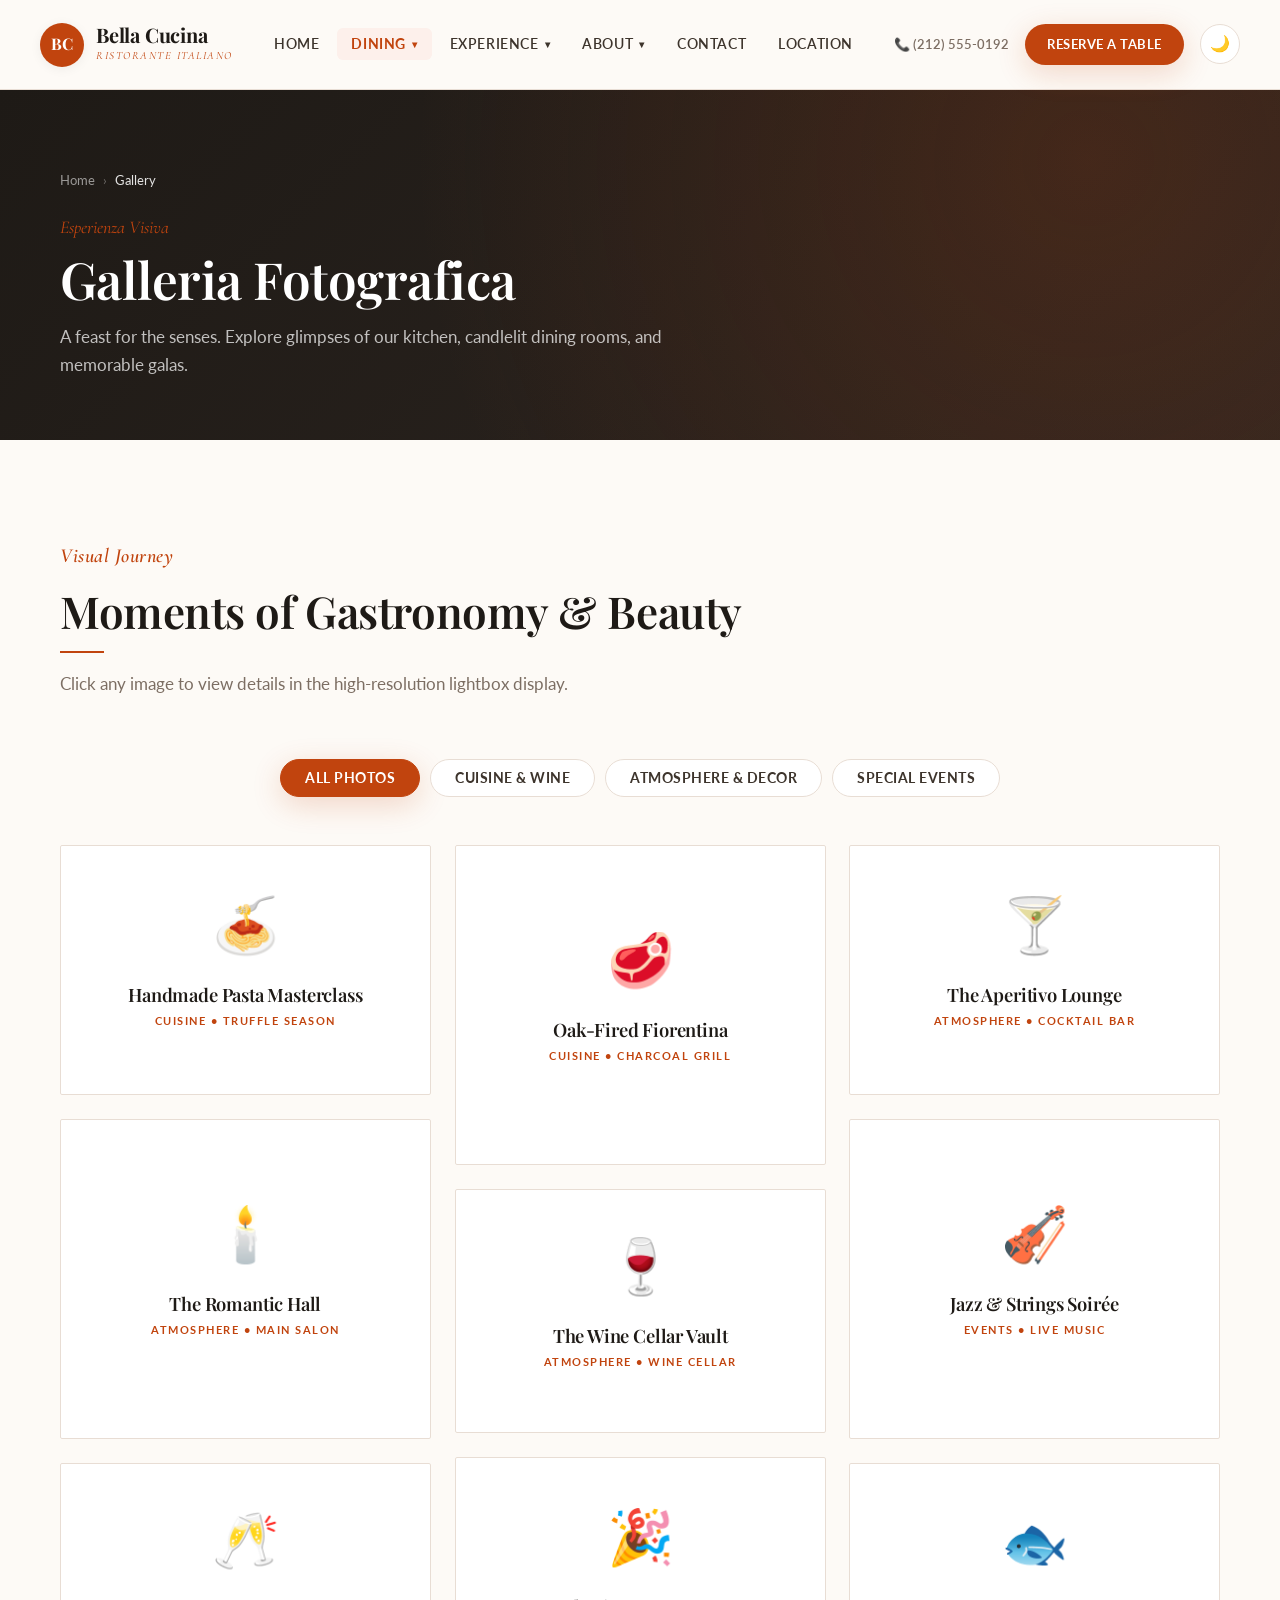
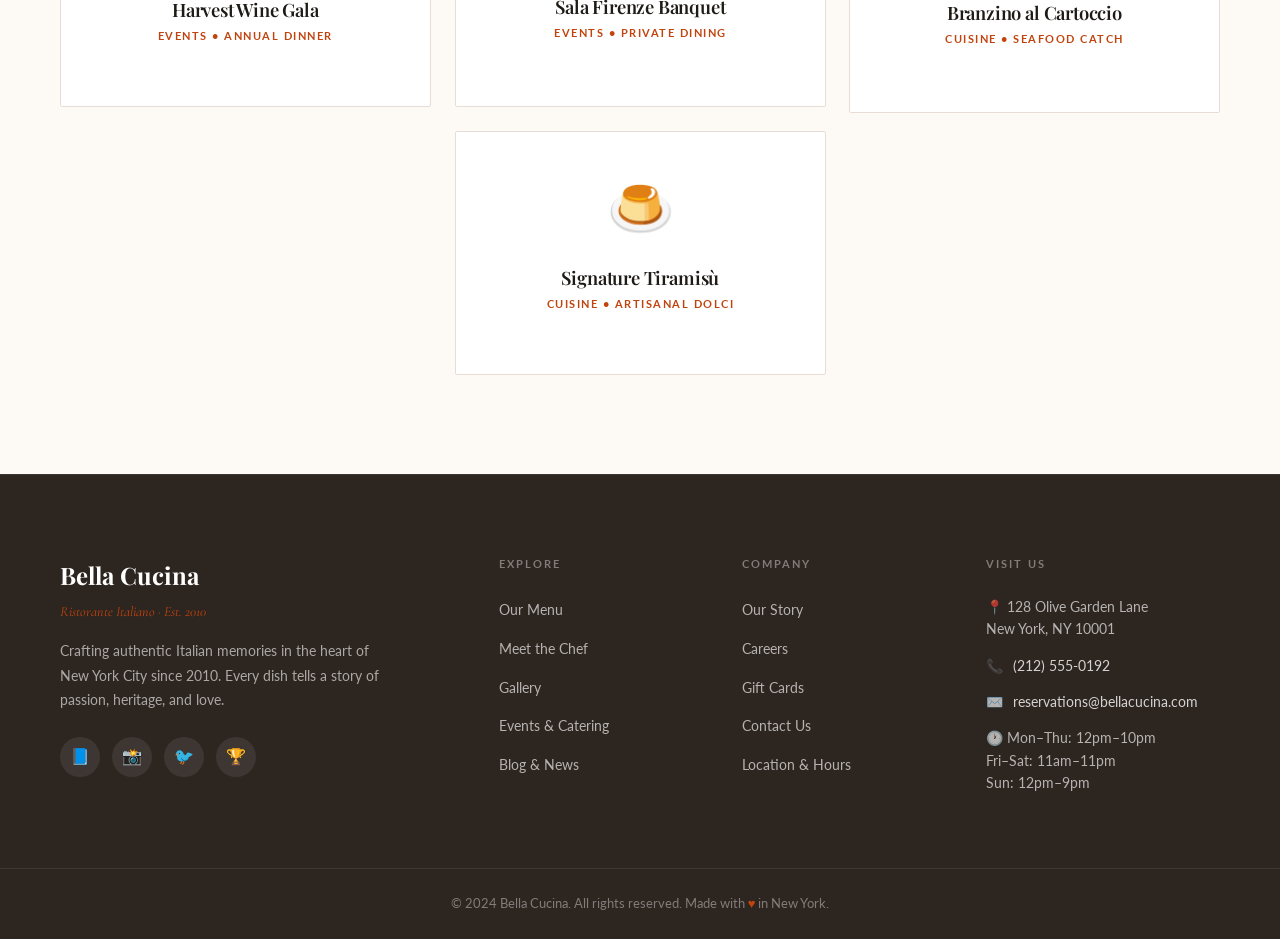
<file: gallery.html>
<!DOCTYPE html>
<html lang="en">
<head>
  <meta charset="UTF-8">
  <meta name="viewport" content="width=device-width, initial-scale=1.0">
  <meta name="theme-color" content="#FDFAF6" media="(prefers-color-scheme: light)">
  <meta name="theme-color" content="#18140F" media="(prefers-color-scheme: dark)">
  <meta name="color-scheme" content="light dark">
  <meta name="description" content="Immerse yourself in the visual splendor of Bella Cucina. Visual gallery of artisanal Italian dishes, romantic ambiance, and celebrations.">
  <title>Photo Gallery | Bella Cucina - Italian Visual Experience</title>
  
  <!-- Google Fonts -->
  <link rel="preconnect" href="https://fonts.googleapis.com">
  <link rel="preconnect" href="https://fonts.gstatic.com" crossorigin>
  <link rel="preconnect" href="https://fonts.googleapis.com">
  <link rel="preconnect" href="https://fonts.gstatic.com" crossorigin>
  <link href="https://fonts.googleapis.com/css2?family=Cormorant+Garamond:ital,wght@0,400;0,600;1,400;1,600&family=Lato:ital,wght@0,300;0,400;0,700;1,400&family=Playfair+Display:ital,wght@0,400;0,600;0,700;1,400&display=swap" rel="stylesheet">
  
    <!-- Prevent dark mode flash -->
  <script>
    (function(){
      var t = localStorage.getItem('bc-theme') || (window.matchMedia('(prefers-color-scheme: dark)').matches ? 'dark' : 'light');
      document.documentElement.setAttribute('data-theme', t);
    })();
  </script>
  <link rel="stylesheet" href="assets/css/style.css">
  <link rel="stylesheet" href="assets/css/theme-fixes.css">
</head>
<body>

  <!-- Navigation -->
  <header class="site-header" id="siteHeader">
  <div class="header-container">

    <!-- Logo -->
    <a href="index.html" class="brand">
      <div class="brand-icon">BC</div>
      <div class="brand-text">
        <span class="brand-name">Bella Cucina</span>
        <span class="brand-tagline">Ristorante Italiano</span>
      </div>
    </a>

    <!-- Desktop Nav with Dropdowns -->
    <nav class="primary-nav" id="primaryNav" aria-label="Main navigation">
      <a href="index.html" class="nav-item">Home</a>

      <!-- Dropdown: Dining -->
      <div class="nav-dropdown">
        <button class="nav-item nav-dropdown-trigger" aria-expanded="false" aria-haspopup="true">
          Dining <span class="dropdown-arrow">▾</span>
        </button>
        <div class="dropdown-panel">
          <a href="menu.html" class="dropdown-link">
            <span class="dropdown-icon">🍽️</span>
            <span>
              <strong>Our Menu</strong>
              <small>Starters, pasta, mains &amp; more</small>
            </span>
          </a>
          <a href="chef.html" class="dropdown-link">
            <span class="dropdown-icon">👨‍🍳</span>
            <span>
              <strong>Meet the Chef</strong>
              <small>Chef Marco Rossi &amp; team</small>
            </span>
          </a>
          <a href="gallery.html" class="dropdown-link">
            <span class="dropdown-icon">🖼️</span>
            <span>
              <strong>Gallery</strong>
              <small>Food, ambiance &amp; events</small>
            </span>
          </a>
        </div>
      </div>

      <!-- Dropdown: Experience -->
      <div class="nav-dropdown">
        <button class="nav-item nav-dropdown-trigger" aria-expanded="false" aria-haspopup="true">
          Experience <span class="dropdown-arrow">▾</span>
        </button>
        <div class="dropdown-panel">
          <a href="events.html" class="dropdown-link">
            <span class="dropdown-icon">🎉</span>
            <span>
              <strong>Events &amp; Catering</strong>
              <small>Private parties &amp; corporate</small>
            </span>
          </a>
          <a href="giftcards.html" class="dropdown-link">
            <span class="dropdown-icon">🎁</span>
            <span>
              <strong>Gift Cards</strong>
              <small>Give the gift of dining</small>
            </span>
          </a>
          <a href="blog.html" class="dropdown-link">
            <span class="dropdown-icon">📰</span>
            <span>
              <strong>Blog &amp; News</strong>
              <small>Stories from our kitchen</small>
            </span>
          </a>
        </div>
      </div>

      <!-- Dropdown: About -->
      <div class="nav-dropdown">
        <button class="nav-item nav-dropdown-trigger" aria-expanded="false" aria-haspopup="true">
          About <span class="dropdown-arrow">▾</span>
        </button>
        <div class="dropdown-panel">
          <a href="about.html" class="dropdown-link">
            <span class="dropdown-icon">📖</span>
            <span>
              <strong>Our Story</strong>
              <small>14 years of Italian passion</small>
            </span>
          </a>
          <a href="careers.html" class="dropdown-link">
            <span class="dropdown-icon">💼</span>
            <span>
              <strong>Careers</strong>
              <small>Join our family</small>
            </span>
          </a>
        </div>
      </div>

      <a href="contact.html" class="nav-item">Contact</a>
      <a href="location.html" class="nav-item">Location</a>
    </nav>

    <!-- Right Side Actions -->
    <div class="header-actions">
      <a href="tel:+12125550192" class="header-phone">📞 (212) 555-0192</a>
      <a href="reservation.html" class="btn-reserve">Reserve a Table</a>
      <button class="mobile-toggle" id="mobileToggle" aria-label="Open menu" aria-expanded="false">
        <span class="toggle-line"></span>
        <span class="toggle-line"></span>
        <span class="toggle-line"></span>
      </button>
    </div>

  </div>

  <!-- Mobile Drawer -->
  <div class="mobile-drawer" id="mobileDrawer" aria-hidden="true">
    <div class="drawer-inner">
      <div class="drawer-header">
        <span class="drawer-brand">Bella Cucina</span>
        <button class="drawer-close" id="drawerClose" aria-label="Close menu">✕</button>
      </div>
      <nav class="drawer-nav">
        <a href="index.html" class="drawer-link">Home</a>
        <div class="drawer-section-title">Dining</div>
        <a href="menu.html" class="drawer-link drawer-sub">🍽️ Our Menu</a>
        <a href="chef.html" class="drawer-link drawer-sub">👨‍🍳 Meet the Chef</a>
        <a href="gallery.html" class="drawer-link drawer-sub">🖼️ Gallery</a>
        <div class="drawer-section-title">Experience</div>
        <a href="events.html" class="drawer-link drawer-sub">🎉 Events &amp; Catering</a>
        <a href="giftcards.html" class="drawer-link drawer-sub">🎁 Gift Cards</a>
        <a href="blog.html" class="drawer-link drawer-sub">📰 Blog &amp; News</a>
        <div class="drawer-section-title">About</div>
        <a href="about.html" class="drawer-link drawer-sub">📖 Our Story</a>
        <a href="careers.html" class="drawer-link drawer-sub">💼 Careers</a>
        <a href="contact.html" class="drawer-link">Contact</a>
        <a href="location.html" class="drawer-link">Location &amp; Hours</a>
      </nav>
      <div class="drawer-footer">
        <a href="reservation.html" class="btn-reserve btn-reserve-full">Reserve a Table</a>
        <div class="drawer-contact">
          <span>📞 (212) 555-0192</span>
          <span>📍 128 Olive Garden Lane, NY</span>
        </div>
      </div>
    </div>
  </div>
  <div class="drawer-overlay" id="drawerOverlay"></div>
</header>

  <main id="main-content">
    <!-- Hero Banner -->
    <section class="page-hero">
  <div class="container">
    <nav class="breadcrumb" aria-label="Breadcrumb">
      <a href="index.html">Home</a>
      <span>›</span>
      <span>Gallery</span>
    </nav>
    <span class="page-hero-eyebrow">Esperienza Visiva</span>
    <h1 class="page-hero-title">Galleria Fotografica</h1>
    <p class="page-hero-desc">A feast for the senses. Explore glimpses of our kitchen, candlelit dining rooms, and memorable galas.</p>
  </div>
</section>

    <!-- Gallery Section -->
    <section class="section">
      <div class="container">
        <div class="section-header fade-in">
          <span class="section-eyebrow">Visual Journey</span>
          <h2 class="section-title">Moments of Gastronomy &amp; Beauty</h2>
          <p class="section-desc">Click any image to view details in the high-resolution lightbox display.</p>
        </div>

        <!-- Filter Tabs -->
        <div class="filter-tabs gallery-tabs fade-in">
          <button class="tab-btn active" data-gallery-filter="all">All Photos</button>
          <button class="tab-btn" data-gallery-filter="food">Cuisine &amp; Wine</button>
          <button class="tab-btn" data-gallery-filter="ambiance">Atmosphere &amp; Decor</button>
          <button class="tab-btn" data-gallery-filter="events">Special Events</button>
        </div>

        <!-- Masonry Grid -->
        <div class="masonry-grid fade-in">
          
          <!-- Item 1: Food (Medium) -->
          <div class="masonry-item h-md" data-gallery-category="food" data-emoji="🍝" data-title="Artisanal Hand-Rolled Tagliolini" data-desc="Chef Marco Rossi delicately shaving fresh black truffles over golden hand-kneaded pasta ribbons.">
            <span class="masonry-emoji">🍝</span>
            <h3 class="masonry-title">Handmade Pasta Masterclass</h3>
            <span class="masonry-tag">Cuisine &bull; Truffle Season</span>
            <div class="overlay-zoom">🔍</div>
          </div>

          <!-- Item 2: Ambiance (Large) -->
          <div class="masonry-item h-lg" data-gallery-category="ambiance" data-emoji="🕯️" data-title="The Candlelit Main Dining Room" data-desc="Intimate evening ambiance illuminated by century-old vintage sconces, exposed Manhattan brick, and crisp linen tables.">
            <span class="masonry-emoji">🕯️</span>
            <h3 class="masonry-title">The Romantic Hall</h3>
            <span class="masonry-tag">Atmosphere &bull; Main Salon</span>
            <div class="overlay-zoom">🔍</div>
          </div>

          <!-- Item 3: Events (Small) -->
          <div class="masonry-item h-sm" data-gallery-category="events" data-emoji="🥂" data-title="Tuscan Harvest Gala Celebration" data-desc="Annual Autumn wine harvest celebration welcoming winemakers directly from the rolling hills of Montalcino.">
            <span class="masonry-emoji">🥂</span>
            <h3 class="masonry-title">Harvest Wine Gala</h3>
            <span class="masonry-tag">Events &bull; Annual Dinner</span>
            <div class="overlay-zoom">🔍</div>
          </div>

          <!-- Item 4: Food (Large) -->
          <div class="masonry-item h-lg" data-gallery-category="food" data-emoji="🥩" data-title="Prime Fiorentina on Oak Embers" data-desc="32oz dry-aged porterhouse kissed by open wood embers, seasoned with coarse Sicilian sea salt and wild rosemary.">
            <span class="masonry-emoji">🥩</span>
            <h3 class="masonry-title">Oak-Fired Fiorentina</h3>
            <span class="masonry-tag">Cuisine &bull; Charcoal Grill</span>
            <div class="overlay-zoom">🔍</div>
          </div>

          <!-- Item 5: Ambiance (Small) -->
          <div class="masonry-item h-sm" data-gallery-category="ambiance" data-emoji="🍷" data-title="The Grand Sommelier Vault" data-desc="Climate-controlled architectural glass cellar storing over 450 vintage Italian selections and biodynamic varietals.">
            <span class="masonry-emoji">🍷</span>
            <h3 class="masonry-title">The Wine Cellar Vault</h3>
            <span class="masonry-tag">Atmosphere &bull; Wine Cellar</span>
            <div class="overlay-zoom">🔍</div>
          </div>

          <!-- Item 6: Events (Medium) -->
          <div class="masonry-item h-md" data-gallery-category="events" data-emoji="🎉" data-title="Private Anniversary Celebration in Sala Firenze" data-desc="Bespoke floral arrangements and tailored 5-course tasting menu for an intimate 30th anniversary banquet.">
            <span class="masonry-emoji">🎉</span>
            <h3 class="masonry-title">Sala Firenze Banquet</h3>
            <span class="masonry-tag">Events &bull; Private Dining</span>
            <div class="overlay-zoom">🔍</div>
          </div>

          <!-- Item 7: Food (Small) -->
          <div class="masonry-item h-sm" data-gallery-category="food" data-emoji="🍮" data-title="Decadent Mascarpone Tiramisù" data-desc="Layered espresso-soaked ladyfingers, velvety whipped egg yolk zabaglione, and rich dark cocoa dusting.">
            <span class="masonry-emoji">🍮</span>
            <h3 class="masonry-title">Signature Tiramisù</h3>
            <span class="masonry-tag">Cuisine &bull; Artisanal Dolci</span>
            <div class="overlay-zoom">🔍</div>
          </div>

          <!-- Item 8: Ambiance (Medium) -->
          <div class="masonry-item h-md" data-gallery-category="ambiance" data-emoji="🍸" data-title="The Marble Cocktail &amp; Grappa Bar" data-desc="Hand-carved Carrara marble bar top featuring vintage amari bottles, Negroni aging barrels, and craft mixology.">
            <span class="masonry-emoji">🍸</span>
            <h3 class="masonry-title">The Aperitivo Lounge</h3>
            <span class="masonry-tag">Atmosphere &bull; Cocktail Bar</span>
            <div class="overlay-zoom">🔍</div>
          </div>

          <!-- Item 9: Events (Large) -->
          <div class="masonry-item h-lg" data-gallery-category="events" data-emoji="🎻" data-title="Live Acoustic Jazz &amp; Italian Strings" data-desc="Weekly Thursday evening live chamber string trio creating an enchanting soundtrack for candlelit dining.">
            <span class="masonry-emoji">🎻</span>
            <h3 class="masonry-title">Jazz &amp; Strings Soirée</h3>
            <span class="masonry-tag">Events &bull; Live Music</span>
            <div class="overlay-zoom">🔍</div>
          </div>

          <!-- Item 10: Food (Medium) -->
          <div class="masonry-item h-md" data-gallery-category="food" data-emoji="🐟" data-title="Whole Mediterranean Branzino Cartoccio" data-desc="Fresh daily catch baked in sealed parchment with sweet cherry tomatoes, capers, garlic, and fresh herbs.">
            <span class="masonry-emoji">🐟</span>
            <h3 class="masonry-title">Branzino al Cartoccio</h3>
            <span class="masonry-tag">Cuisine &bull; Seafood Catch</span>
            <div class="overlay-zoom">🔍</div>
          </div>

        </div>
      </div>
    </section>

    <!-- Lightbox Modal Component -->
    <div class="lightbox-modal" id="lightboxModal" role="dialog" aria-modal="true" aria-label="Image Lightbox">
      <div class="lightbox-content">
        <button class="lightbox-close" id="lightboxClose" aria-label="Close dialog">&times;</button>
        <div class="lightbox-emoji" id="lightboxEmoji">🍝</div>
        <h3 class="lightbox-title" id="lightboxTitle">Tagliolini al Tartufo</h3>
        <p class="lightbox-desc" id="lightboxDesc">
          Handmade egg pasta spun in cultured butter with freshly shaved Norcia black truffles.
        </p>
      </div>
    </div>
  </main>

  <!-- Consistent Footer -->
  <footer class="site-footer">
  <div class="container">
    <div class="footer-grid">
      <div class="footer-col footer-col-brand">
        <div class="footer-brand-name">Bella Cucina</div>
        <div class="footer-brand-tagline">Ristorante Italiano · Est. 2010</div>
        <p class="footer-desc">Crafting authentic Italian memories in the heart of New York City since 2010. Every dish tells a story of passion, heritage, and love.</p>
        <div class="footer-social">
          <a href="#" class="social-link" aria-label="Facebook">📘</a>
          <a href="#" class="social-link" aria-label="Instagram">📸</a>
          <a href="#" class="social-link" aria-label="Twitter">🐦</a>
          <a href="#" class="social-link" aria-label="TripAdvisor">🏆</a>
        </div>
      </div>
      <div class="footer-col">
        <div class="footer-heading">Explore</div>
        <ul class="footer-links">
          <li><a href="menu.html">Our Menu</a></li>
          <li><a href="chef.html">Meet the Chef</a></li>
          <li><a href="gallery.html">Gallery</a></li>
          <li><a href="events.html">Events &amp; Catering</a></li>
          <li><a href="blog.html">Blog &amp; News</a></li>
        </ul>
      </div>
      <div class="footer-col">
        <div class="footer-heading">Company</div>
        <ul class="footer-links">
          <li><a href="about.html">Our Story</a></li>
          <li><a href="careers.html">Careers</a></li>
          <li><a href="giftcards.html">Gift Cards</a></li>
          <li><a href="contact.html">Contact Us</a></li>
          <li><a href="location.html">Location &amp; Hours</a></li>
        </ul>
      </div>
      <div class="footer-col">
        <div class="footer-heading">Visit Us</div>
        <div class="footer-contact-item">📍 128 Olive Garden Lane<br>New York, NY 10001</div>
        <div class="footer-contact-item">📞 <a href="tel:+12125550192">(212) 555-0192</a></div>
        <div class="footer-contact-item">✉️ <a href="mailto:reservations@bellacucina.com">reservations@bellacucina.com</a></div>
        <div class="footer-contact-item">🕐 Mon–Thu: 12pm–10pm<br>Fri–Sat: 11am–11pm<br>Sun: 12pm–9pm</div>
      </div>
    </div>
  </div>
  <div class="footer-bottom">
    <div class="container">
      <span>© 2024 Bella Cucina. All rights reserved. Made with <span class="accent">♥</span> in New York.</span>
    </div>
  </div>
</footer>

  <script src="assets/js/main.js"></script>
</body>
</html>
</file>
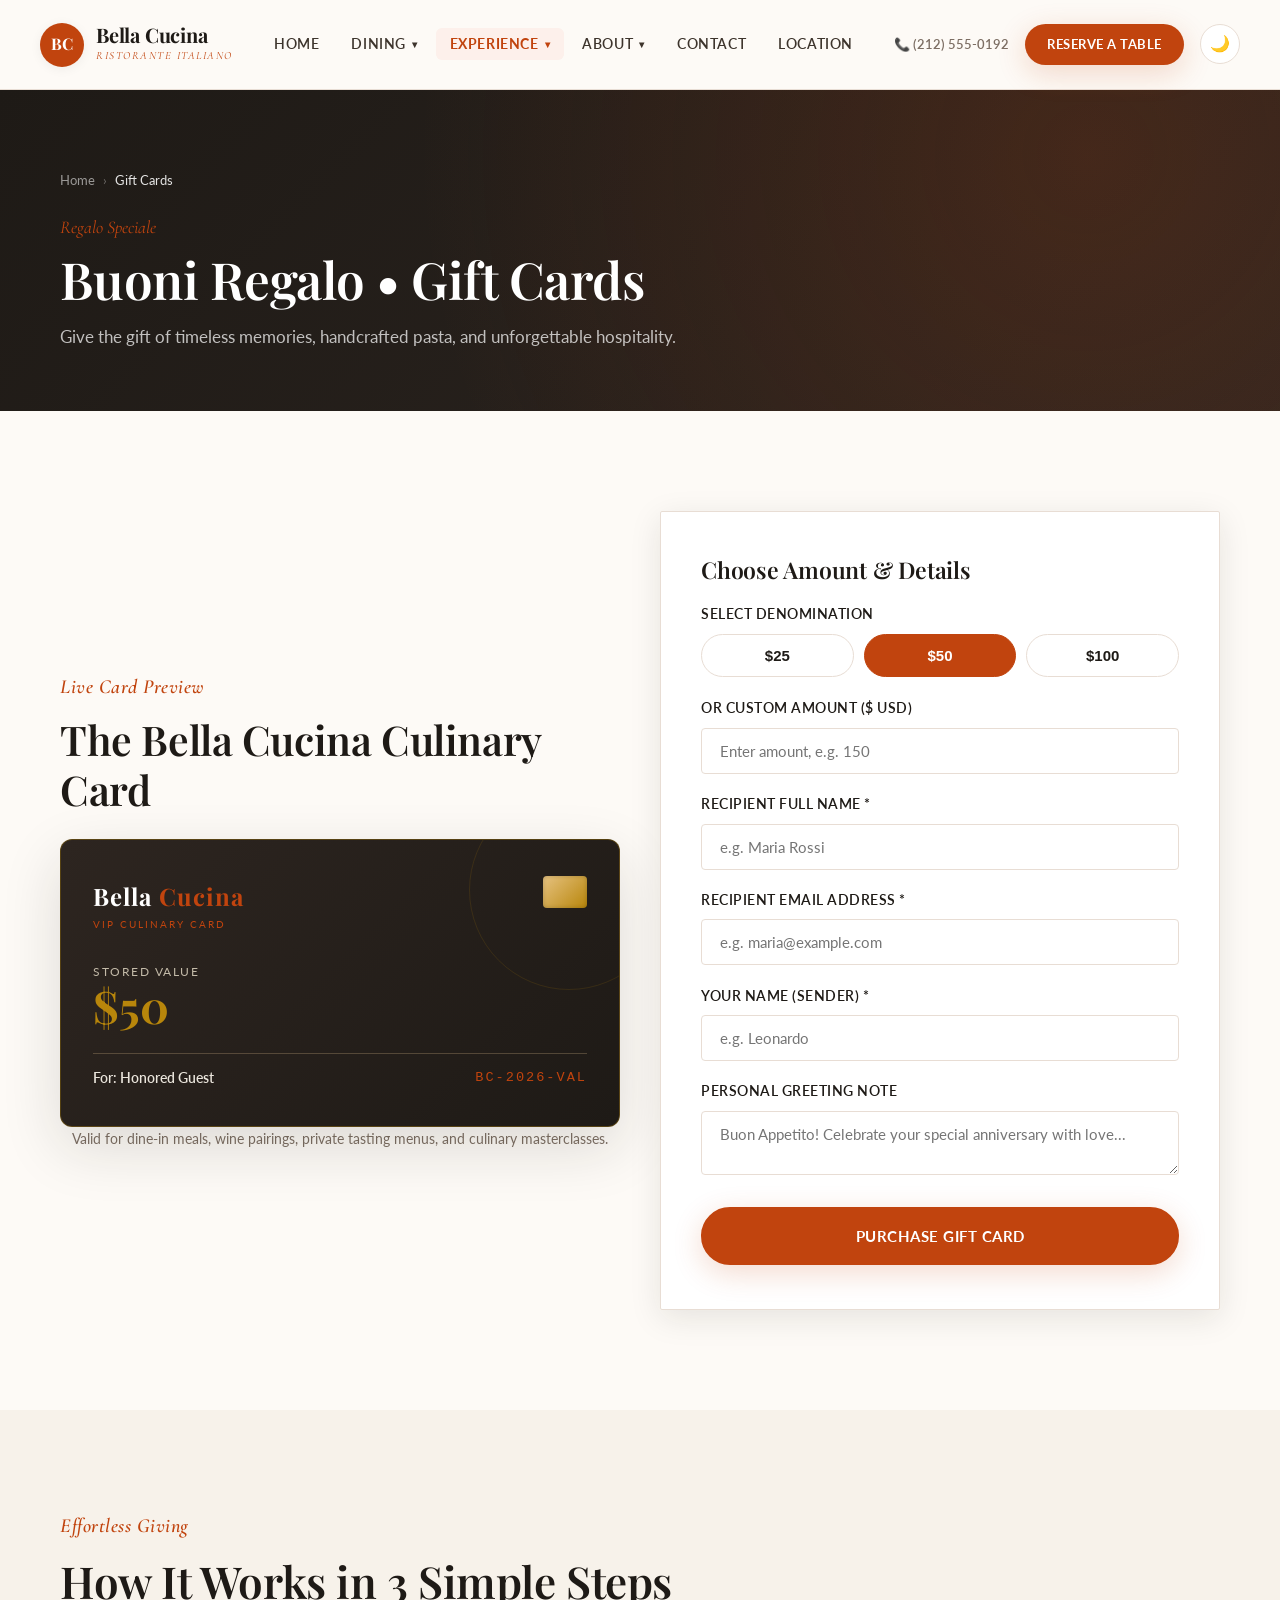
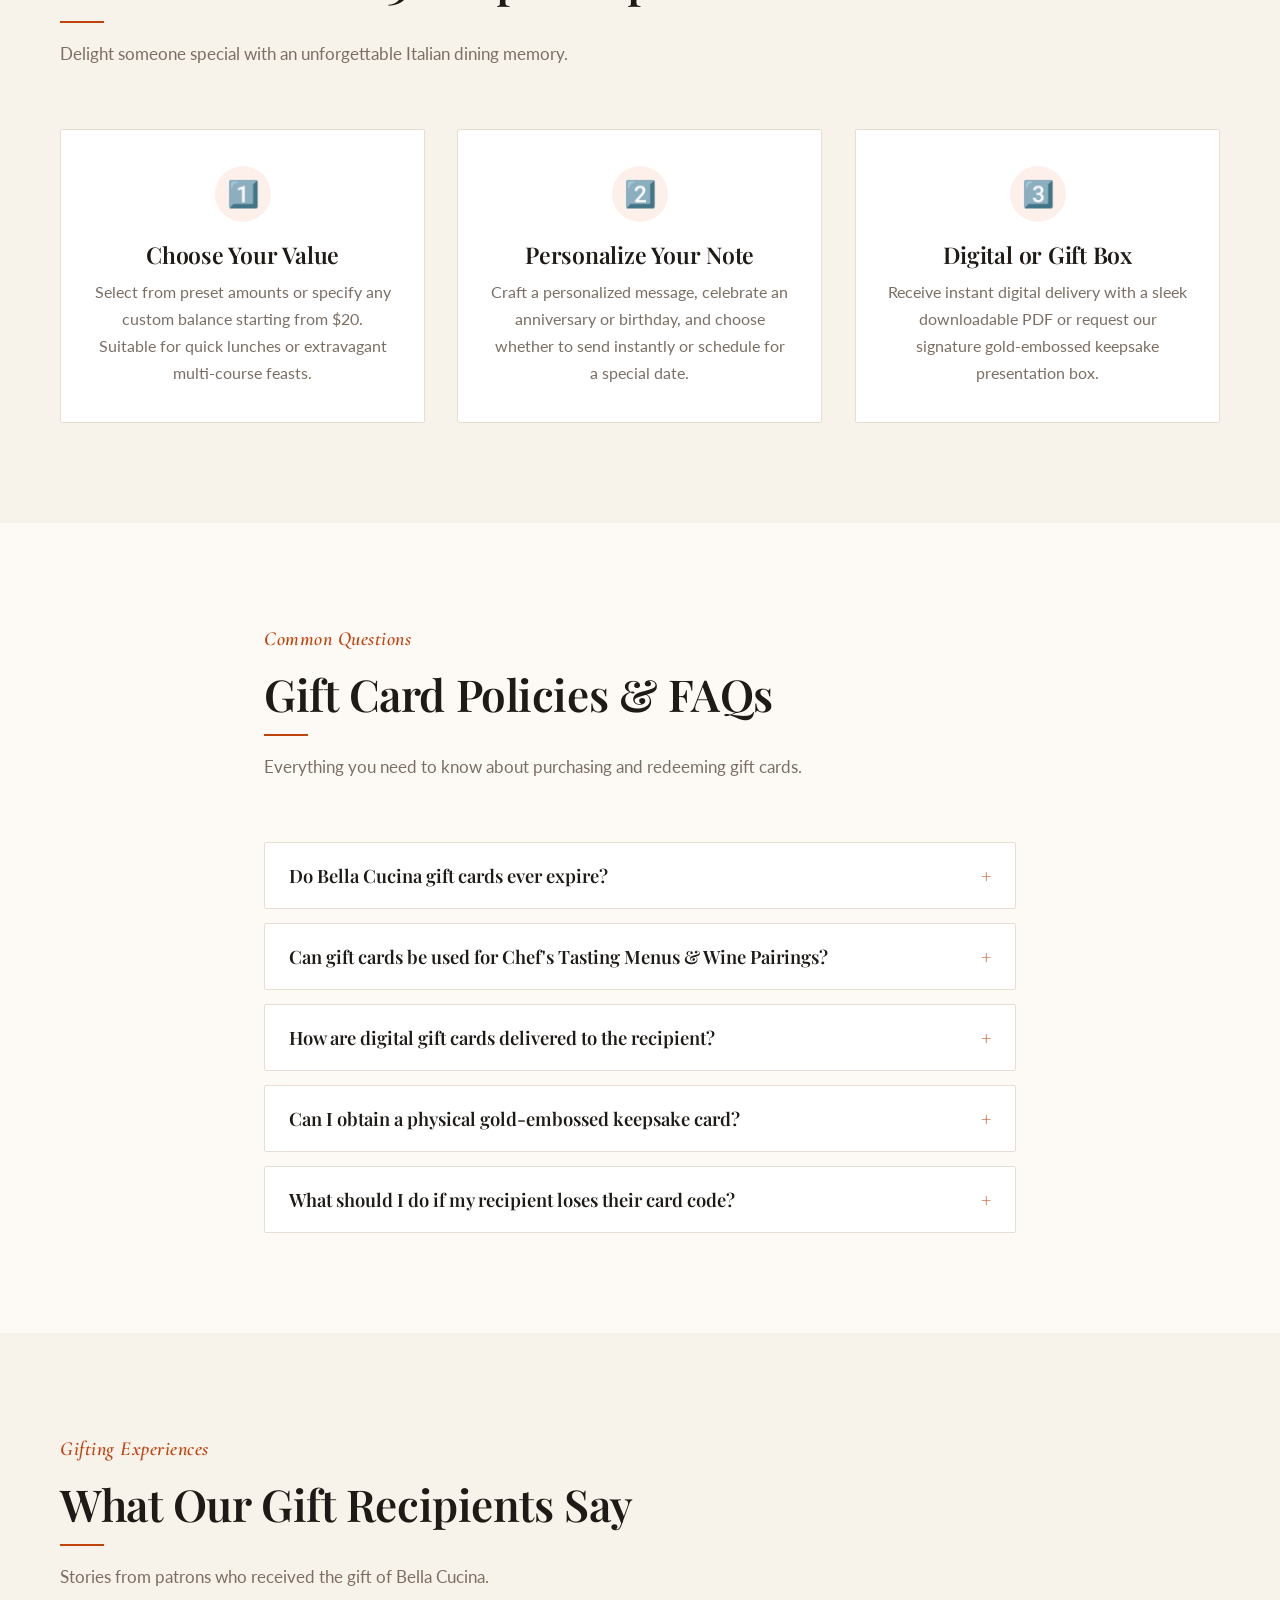
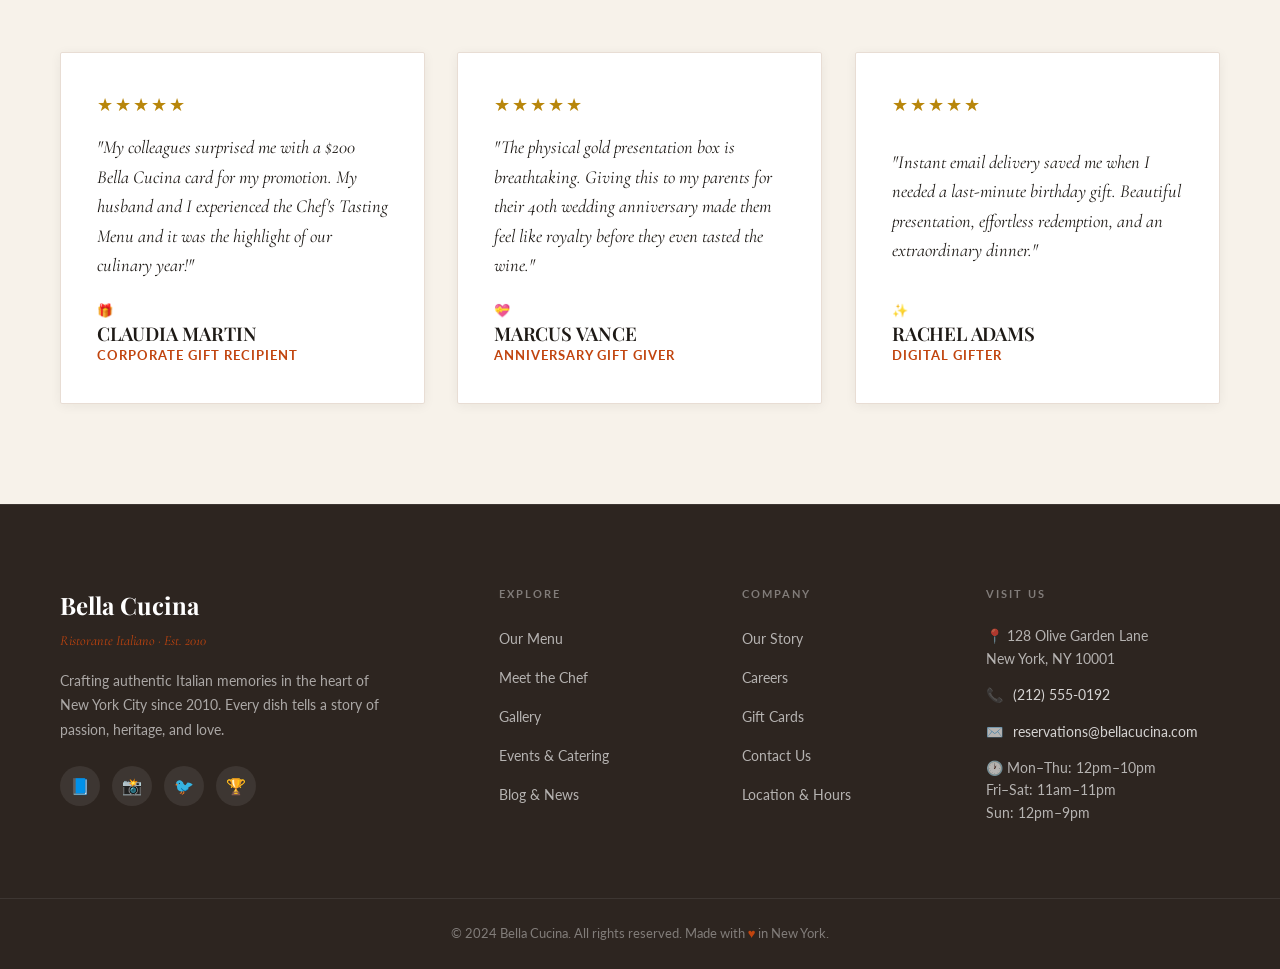
<file: giftcards.html>
<!DOCTYPE html>
<html lang="en">
<head>
  <meta charset="UTF-8">
  <meta name="viewport" content="width=device-width, initial-scale=1.0">
  <meta name="theme-color" content="#FDFAF6" media="(prefers-color-scheme: light)">
  <meta name="theme-color" content="#18140F" media="(prefers-color-scheme: dark)">
  <meta name="color-scheme" content="light dark">
  <meta name="description" content="Give the gift of authentic Italian fine dining. Bella Cucina digital and physical luxury gift cards for any milestone occasion.">
  <title>Gift Cards | Bella Cucina - Share the Italian Experience</title>
  
  <!-- Google Fonts -->
  <link rel="preconnect" href="https://fonts.googleapis.com">
  <link rel="preconnect" href="https://fonts.gstatic.com" crossorigin>
  <link rel="preconnect" href="https://fonts.googleapis.com">
  <link rel="preconnect" href="https://fonts.gstatic.com" crossorigin>
  <link href="https://fonts.googleapis.com/css2?family=Cormorant+Garamond:ital,wght@0,400;0,600;1,400;1,600&family=Lato:ital,wght@0,300;0,400;0,700;1,400&family=Playfair+Display:ital,wght@0,400;0,600;0,700;1,400&display=swap" rel="stylesheet">
  
    <!-- Prevent dark mode flash -->
  <script>
    (function(){
      var t = localStorage.getItem('bc-theme') || (window.matchMedia('(prefers-color-scheme: dark)').matches ? 'dark' : 'light');
      document.documentElement.setAttribute('data-theme', t);
    })();
  </script>
  <link rel="stylesheet" href="assets/css/style.css">
  <link rel="stylesheet" href="assets/css/theme-fixes.css">
</head>
<body>

  <!-- Navigation -->
  <header class="site-header" id="siteHeader">
  <div class="header-container">

    <!-- Logo -->
    <a href="index.html" class="brand">
      <div class="brand-icon">BC</div>
      <div class="brand-text">
        <span class="brand-name">Bella Cucina</span>
        <span class="brand-tagline">Ristorante Italiano</span>
      </div>
    </a>

    <!-- Desktop Nav with Dropdowns -->
    <nav class="primary-nav" id="primaryNav" aria-label="Main navigation">
      <a href="index.html" class="nav-item">Home</a>

      <!-- Dropdown: Dining -->
      <div class="nav-dropdown">
        <button class="nav-item nav-dropdown-trigger" aria-expanded="false" aria-haspopup="true">
          Dining <span class="dropdown-arrow">▾</span>
        </button>
        <div class="dropdown-panel">
          <a href="menu.html" class="dropdown-link">
            <span class="dropdown-icon">🍽️</span>
            <span>
              <strong>Our Menu</strong>
              <small>Starters, pasta, mains &amp; more</small>
            </span>
          </a>
          <a href="chef.html" class="dropdown-link">
            <span class="dropdown-icon">👨‍🍳</span>
            <span>
              <strong>Meet the Chef</strong>
              <small>Chef Marco Rossi &amp; team</small>
            </span>
          </a>
          <a href="gallery.html" class="dropdown-link">
            <span class="dropdown-icon">🖼️</span>
            <span>
              <strong>Gallery</strong>
              <small>Food, ambiance &amp; events</small>
            </span>
          </a>
        </div>
      </div>

      <!-- Dropdown: Experience -->
      <div class="nav-dropdown">
        <button class="nav-item nav-dropdown-trigger" aria-expanded="false" aria-haspopup="true">
          Experience <span class="dropdown-arrow">▾</span>
        </button>
        <div class="dropdown-panel">
          <a href="events.html" class="dropdown-link">
            <span class="dropdown-icon">🎉</span>
            <span>
              <strong>Events &amp; Catering</strong>
              <small>Private parties &amp; corporate</small>
            </span>
          </a>
          <a href="giftcards.html" class="dropdown-link">
            <span class="dropdown-icon">🎁</span>
            <span>
              <strong>Gift Cards</strong>
              <small>Give the gift of dining</small>
            </span>
          </a>
          <a href="blog.html" class="dropdown-link">
            <span class="dropdown-icon">📰</span>
            <span>
              <strong>Blog &amp; News</strong>
              <small>Stories from our kitchen</small>
            </span>
          </a>
        </div>
      </div>

      <!-- Dropdown: About -->
      <div class="nav-dropdown">
        <button class="nav-item nav-dropdown-trigger" aria-expanded="false" aria-haspopup="true">
          About <span class="dropdown-arrow">▾</span>
        </button>
        <div class="dropdown-panel">
          <a href="about.html" class="dropdown-link">
            <span class="dropdown-icon">📖</span>
            <span>
              <strong>Our Story</strong>
              <small>14 years of Italian passion</small>
            </span>
          </a>
          <a href="careers.html" class="dropdown-link">
            <span class="dropdown-icon">💼</span>
            <span>
              <strong>Careers</strong>
              <small>Join our family</small>
            </span>
          </a>
        </div>
      </div>

      <a href="contact.html" class="nav-item">Contact</a>
      <a href="location.html" class="nav-item">Location</a>
    </nav>

    <!-- Right Side Actions -->
    <div class="header-actions">
      <a href="tel:+12125550192" class="header-phone">📞 (212) 555-0192</a>
      <a href="reservation.html" class="btn-reserve">Reserve a Table</a>
      <button class="mobile-toggle" id="mobileToggle" aria-label="Open menu" aria-expanded="false">
        <span class="toggle-line"></span>
        <span class="toggle-line"></span>
        <span class="toggle-line"></span>
      </button>
    </div>

  </div>

  <!-- Mobile Drawer -->
  <div class="mobile-drawer" id="mobileDrawer" aria-hidden="true">
    <div class="drawer-inner">
      <div class="drawer-header">
        <span class="drawer-brand">Bella Cucina</span>
        <button class="drawer-close" id="drawerClose" aria-label="Close menu">✕</button>
      </div>
      <nav class="drawer-nav">
        <a href="index.html" class="drawer-link">Home</a>
        <div class="drawer-section-title">Dining</div>
        <a href="menu.html" class="drawer-link drawer-sub">🍽️ Our Menu</a>
        <a href="chef.html" class="drawer-link drawer-sub">👨‍🍳 Meet the Chef</a>
        <a href="gallery.html" class="drawer-link drawer-sub">🖼️ Gallery</a>
        <div class="drawer-section-title">Experience</div>
        <a href="events.html" class="drawer-link drawer-sub">🎉 Events &amp; Catering</a>
        <a href="giftcards.html" class="drawer-link drawer-sub">🎁 Gift Cards</a>
        <a href="blog.html" class="drawer-link drawer-sub">📰 Blog &amp; News</a>
        <div class="drawer-section-title">About</div>
        <a href="about.html" class="drawer-link drawer-sub">📖 Our Story</a>
        <a href="careers.html" class="drawer-link drawer-sub">💼 Careers</a>
        <a href="contact.html" class="drawer-link">Contact</a>
        <a href="location.html" class="drawer-link">Location &amp; Hours</a>
      </nav>
      <div class="drawer-footer">
        <a href="reservation.html" class="btn-reserve btn-reserve-full">Reserve a Table</a>
        <div class="drawer-contact">
          <span>📞 (212) 555-0192</span>
          <span>📍 128 Olive Garden Lane, NY</span>
        </div>
      </div>
    </div>
  </div>
  <div class="drawer-overlay" id="drawerOverlay"></div>
</header>

  <main id="main-content">
    <!-- Hero Banner -->
    <section class="page-hero">
  <div class="container">
    <nav class="breadcrumb" aria-label="Breadcrumb">
      <a href="index.html">Home</a>
      <span>›</span>
      <span>Gift Cards</span>
    </nav>
    <span class="page-hero-eyebrow">Regalo Speciale</span>
    <h1 class="page-hero-title">Buoni Regalo &bull; Gift Cards</h1>
    <p class="page-hero-desc">Give the gift of timeless memories, handcrafted pasta, and unforgettable hospitality.</p>
  </div>
</section>

    <!-- Gift Card Selection & Live Interactive Preview -->
    <section class="section">
      <div class="container">
        <div class="grid-2" style="align-items: center;">
          
          <!-- Left: Interactive Card Preview -->
          <div class="fade-in">
            <span class="section-eyebrow">Live Card Preview</span>
            <h2 style="margin-bottom: 1.5rem;">The Bella Cucina Culinary Card</h2>
            
            <div class="giftcard-preview-wrapper">
              <div class="giftcard-mockup" id="giftCardMockup">
                <div style="display: flex; justify-content: space-between; align-items: flex-start;">
                  <div>
                    <span style="font-family: var(--font-serif); font-size: 1.5rem; font-weight: 700; color: #ffffff; letter-spacing: 1px;">
                      Bella <span style="color: var(--color-accent);">Cucina</span>
                    </span>
                    <div style="font-size: 0.65rem; text-transform: uppercase; letter-spacing: 2px; color: var(--color-accent);">
                      VIP Culinary Card
                    </div>
                  </div>
                  <div class="giftcard-chip"></div>
                </div>

                <div style="margin: 1.5rem 0;">
                  <span style="font-size: 0.75rem; text-transform: uppercase; letter-spacing: 1.5px; color: #c4bba9;">Stored Value</span>
                  <div class="giftcard-amount-display" id="previewAmount">$50</div>
                </div>

                <div style="display: flex; justify-content: space-between; align-items: flex-end; font-size: 0.85rem; border-top: 1px solid rgba(200,169,126,0.3); padding-top: 0.8rem;">
                  <span id="previewRecipient" style="color: #eae5dc; font-weight: 600;">For: Honored Guest</span>
                  <span style="color: var(--color-accent); font-family: monospace; letter-spacing: 2px;">BC-2026-VAL</span>
                </div>
              </div>
            </div>

            <p style="text-align: center; color: var(--color-text-muted); font-size: 0.9rem;">
              Valid for dine-in meals, wine pairings, private tasting menus, and culinary masterclasses.
            </p>
          </div>

          <!-- Right: Selection & Personalization Form -->
          <div class="form-card fade-in">
            <h3 style="margin-bottom: 1.2rem;">Choose Amount &amp; Details</h3>

            <form id="giftcardOrderForm">
              <!-- Preset Buttons -->
              <label class="form-label">Select Denomination</label>
              <div class="amount-buttons">
                <button type="button" class="amount-btn" data-amount="25">$25</button>
                <button type="button" class="amount-btn active" data-amount="50">$50</button>
                <button type="button" class="amount-btn" data-amount="100">$100</button>
              </div>

              <!-- Custom Amount -->
              <div class="form-group" style="margin-bottom: 1.2rem;">
                <label for="customAmountInput" class="form-label">Or Custom Amount ($ USD)</label>
                <input type="number" id="customAmountInput" class="form-control" placeholder="Enter amount, e.g. 150" min="20" max="2500">
              </div>

              <!-- Recipient Name -->
              <div class="form-group" style="margin-bottom: 1.2rem;">
                <label for="recipientNameInput" class="form-label">Recipient Full Name *</label>
                <input type="text" id="recipientNameInput" class="form-control" placeholder="e.g. Maria Rossi" required>
              </div>

              <!-- Recipient Email -->
              <div class="form-group" style="margin-bottom: 1.2rem;">
                <label for="recipientEmail" class="form-label">Recipient Email Address *</label>
                <input type="email" id="recipientEmail" class="form-control" placeholder="e.g. maria@example.com" required>
              </div>

              <!-- Sender Name -->
              <div class="form-group" style="margin-bottom: 1.2rem;">
                <label for="senderName" class="form-label">Your Name (Sender) *</label>
                <input type="text" id="senderName" class="form-control" placeholder="e.g. Leonardo" required>
              </div>

              <!-- Personal Message -->
              <div class="form-group" style="margin-bottom: 1.5rem;">
                <label for="recipientMessageInput" class="form-label">Personal Greeting Note</label>
                <textarea id="recipientMessageInput" class="form-control" placeholder="Buon Appetito! Celebrate your special anniversary with love..."></textarea>
              </div>

              <button type="submit" class="btn btn-primary btn-lg" style="width: 100%;">
                Purchase Gift Card
              </button>
            </form>
          </div>

        </div>
      </div>
    </section>

    <!-- How It Works (3 Steps) -->
    <section class="section section-soft">
      <div class="container">
        <div class="section-header fade-in">
          <span class="section-eyebrow">Effortless Giving</span>
          <h2 class="section-title">How It Works in 3 Simple Steps</h2>
          <p class="section-desc">Delight someone special with an unforgettable Italian dining memory.</p>
        </div>

        <div class="grid-3">
          <!-- Step 1 -->
          <div class="card text-center fade-in">
            <div class="icon-box" style="margin: 0 auto 1.2rem auto;">1️⃣</div>
            <h3>Choose Your Value</h3>
            <p style="color: var(--color-text-muted); margin-top: 0.6rem;">
              Select from preset amounts or specify any custom balance starting from $20. Suitable for quick lunches or extravagant multi-course feasts.
            </p>
          </div>

          <!-- Step 2 -->
          <div class="card text-center fade-in">
            <div class="icon-box" style="margin: 0 auto 1.2rem auto;">2️⃣</div>
            <h3>Personalize Your Note</h3>
            <p style="color: var(--color-text-muted); margin-top: 0.6rem;">
              Craft a personalized message, celebrate an anniversary or birthday, and choose whether to send instantly or schedule for a special date.
            </p>
          </div>

          <!-- Step 3 -->
          <div class="card text-center fade-in">
            <div class="icon-box" style="margin: 0 auto 1.2rem auto;">3️⃣</div>
            <h3>Digital or Gift Box</h3>
            <p style="color: var(--color-text-muted); margin-top: 0.6rem;">
              Receive instant digital delivery with a sleek downloadable PDF or request our signature gold-embossed keepsake presentation box.
            </p>
          </div>
        </div>
      </div>
    </section>

    <!-- FAQ Section (5 Accordion Items) -->
    <section class="section">
      <div class="container container-narrow">
        <div class="section-header fade-in">
          <span class="section-eyebrow">Common Questions</span>
          <h2 class="section-title">Gift Card Policies &amp; FAQs</h2>
          <p class="section-desc">Everything you need to know about purchasing and redeeming gift cards.</p>
        </div>

        <div class="accordion fade-in">
          
          <!-- FAQ 1 -->
          <div class="accordion-item">
            <button class="accordion-header">
              <span>Do Bella Cucina gift cards ever expire?</span>
              <span class="accordion-icon">+</span>
            </button>
            <div class="accordion-content">
              <p>
                No. Bella Cucina gift cards have absolutely no expiration date and carry zero hidden maintenance fees or inactivity deductions.
              </p>
            </div>
          </div>

          <!-- FAQ 2 -->
          <div class="accordion-item">
            <button class="accordion-header">
              <span>Can gift cards be used for Chef's Tasting Menus &amp; Wine Pairings?</span>
              <span class="accordion-icon">+</span>
            </button>
            <div class="accordion-content">
              <p>
                Yes! Gift cards can be applied toward all food and beverage purchases, including our 5-course Chef’s Tasting Menu, cellar wine pairings, and private dining bookings in Sala Firenze.
              </p>
            </div>
          </div>

          <!-- FAQ 3 -->
          <div class="accordion-item">
            <button class="accordion-header">
              <span>How are digital gift cards delivered to the recipient?</span>
              <span class="accordion-icon">+</span>
            </button>
            <div class="accordion-content">
              <p>
                Digital e-gift cards are delivered instantly (or on the scheduled calendar date) via a beautiful, mobile-friendly email containing a secure QR code and printable luxury voucher.
              </p>
            </div>
          </div>

          <!-- FAQ 4 -->
          <div class="accordion-item">
            <button class="accordion-header">
              <span>Can I obtain a physical gold-embossed keepsake card?</span>
              <span class="accordion-icon">+</span>
            </button>
            <div class="accordion-content">
              <p>
                Yes. Physical keepsake cards packaged in our signature charcoal-and-gold presentation box are available for in-person collection at our host stand or via complimentary priority courier within the US.
              </p>
            </div>
          </div>

          <!-- FAQ 5 -->
          <div class="accordion-item">
            <button class="accordion-header">
              <span>What should I do if my recipient loses their card code?</span>
              <span class="accordion-icon">+</span>
            </button>
            <div class="accordion-content">
              <p>
                Simply call our hospitality concierge at (212) 555-0192 or email reservations@bellacucina.com with your original purchaser name or transaction email. We will immediately verify and re-issue the remaining balance.
              </p>
            </div>
          </div>

        </div>
      </div>
    </section>

    <!-- Testimonials specifically about Gift Cards -->
    <section class="section section-soft">
      <div class="container">
        <div class="section-header fade-in">
          <span class="section-eyebrow">Gifting Experiences</span>
          <h2 class="section-title">What Our Gift Recipients Say</h2>
          <p class="section-desc">Stories from patrons who received the gift of Bella Cucina.</p>
        </div>

        <div class="grid-3">
          <!-- Quote 1 -->
          <div class="testimonial-card fade-in">
            <div class="stars">★★★★★</div>
            <p class="testimonial-quote">
              "My colleagues surprised me with a $200 Bella Cucina card for my promotion. My husband and I experienced the Chef's Tasting Menu and it was the highlight of our culinary year!"
            </p>
            <div class="testimonial-author">
              <div class="author-avatar">🎁</div>
              <div>
                <h4 class="author-name">Claudia Martin</h4>
                <span class="author-role">Corporate Gift Recipient</span>
              </div>
            </div>
          </div>

          <!-- Quote 2 -->
          <div class="testimonial-card fade-in">
            <div class="stars">★★★★★</div>
            <p class="testimonial-quote">
              "The physical gold presentation box is breathtaking. Giving this to my parents for their 40th wedding anniversary made them feel like royalty before they even tasted the wine."
            </p>
            <div class="testimonial-author">
              <div class="author-avatar">💝</div>
              <div>
                <h4 class="author-name">Marcus Vance</h4>
                <span class="author-role">Anniversary Gift Giver</span>
              </div>
            </div>
          </div>

          <!-- Quote 3 -->
          <div class="testimonial-card fade-in">
            <div class="stars">★★★★★</div>
            <p class="testimonial-quote">
              "Instant email delivery saved me when I needed a last-minute birthday gift. Beautiful presentation, effortless redemption, and an extraordinary dinner."
            </p>
            <div class="testimonial-author">
              <div class="author-avatar">✨</div>
              <div>
                <h4 class="author-name">Rachel Adams</h4>
                <span class="author-role">Digital Gifter</span>
              </div>
            </div>
          </div>
        </div>
      </div>
    </section>
  </main>

  <!-- Consistent Footer -->
  <footer class="site-footer">
  <div class="container">
    <div class="footer-grid">
      <div class="footer-col footer-col-brand">
        <div class="footer-brand-name">Bella Cucina</div>
        <div class="footer-brand-tagline">Ristorante Italiano · Est. 2010</div>
        <p class="footer-desc">Crafting authentic Italian memories in the heart of New York City since 2010. Every dish tells a story of passion, heritage, and love.</p>
        <div class="footer-social">
          <a href="#" class="social-link" aria-label="Facebook">📘</a>
          <a href="#" class="social-link" aria-label="Instagram">📸</a>
          <a href="#" class="social-link" aria-label="Twitter">🐦</a>
          <a href="#" class="social-link" aria-label="TripAdvisor">🏆</a>
        </div>
      </div>
      <div class="footer-col">
        <div class="footer-heading">Explore</div>
        <ul class="footer-links">
          <li><a href="menu.html">Our Menu</a></li>
          <li><a href="chef.html">Meet the Chef</a></li>
          <li><a href="gallery.html">Gallery</a></li>
          <li><a href="events.html">Events &amp; Catering</a></li>
          <li><a href="blog.html">Blog &amp; News</a></li>
        </ul>
      </div>
      <div class="footer-col">
        <div class="footer-heading">Company</div>
        <ul class="footer-links">
          <li><a href="about.html">Our Story</a></li>
          <li><a href="careers.html">Careers</a></li>
          <li><a href="giftcards.html">Gift Cards</a></li>
          <li><a href="contact.html">Contact Us</a></li>
          <li><a href="location.html">Location &amp; Hours</a></li>
        </ul>
      </div>
      <div class="footer-col">
        <div class="footer-heading">Visit Us</div>
        <div class="footer-contact-item">📍 128 Olive Garden Lane<br>New York, NY 10001</div>
        <div class="footer-contact-item">📞 <a href="tel:+12125550192">(212) 555-0192</a></div>
        <div class="footer-contact-item">✉️ <a href="mailto:reservations@bellacucina.com">reservations@bellacucina.com</a></div>
        <div class="footer-contact-item">🕐 Mon–Thu: 12pm–10pm<br>Fri–Sat: 11am–11pm<br>Sun: 12pm–9pm</div>
      </div>
    </div>
  </div>
  <div class="footer-bottom">
    <div class="container">
      <span>© 2024 Bella Cucina. All rights reserved. Made with <span class="accent">♥</span> in New York.</span>
    </div>
  </div>
</footer>

  <script src="assets/js/main.js"></script>
</body>
</html>
</file>
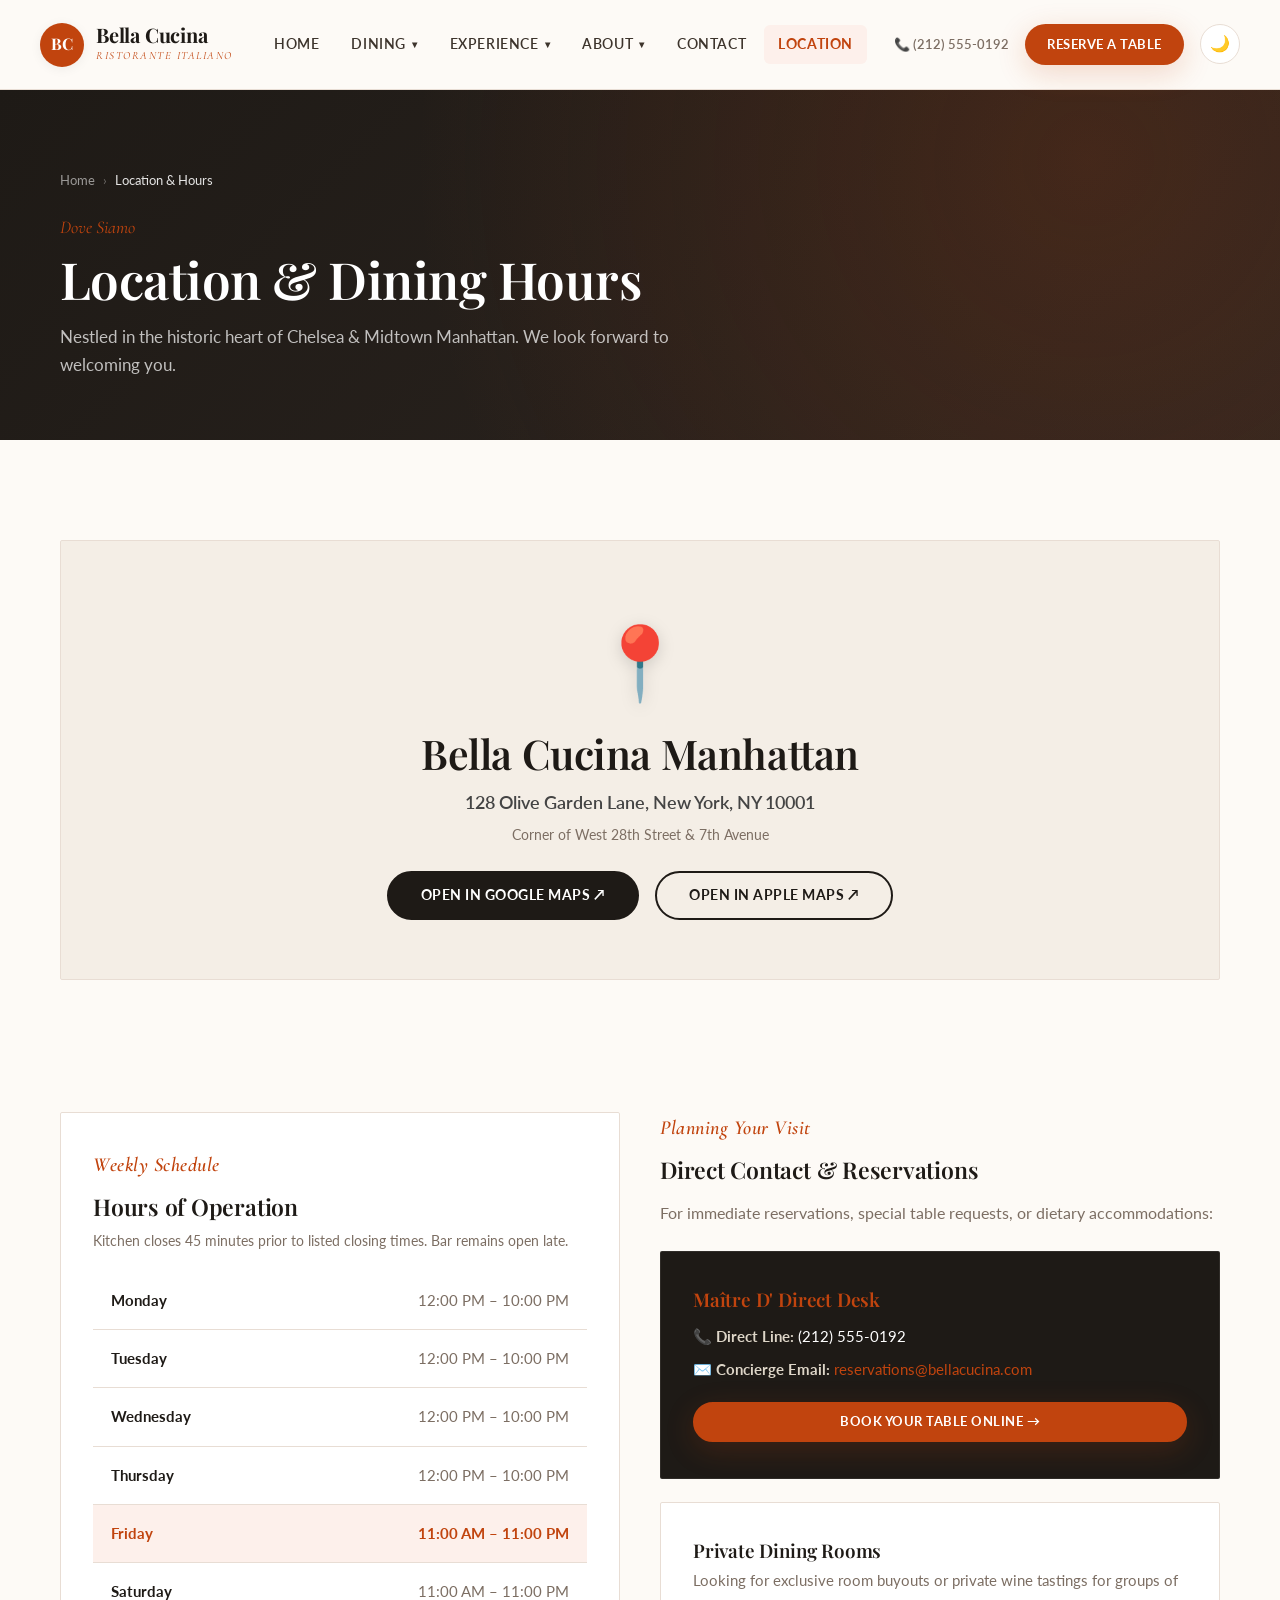
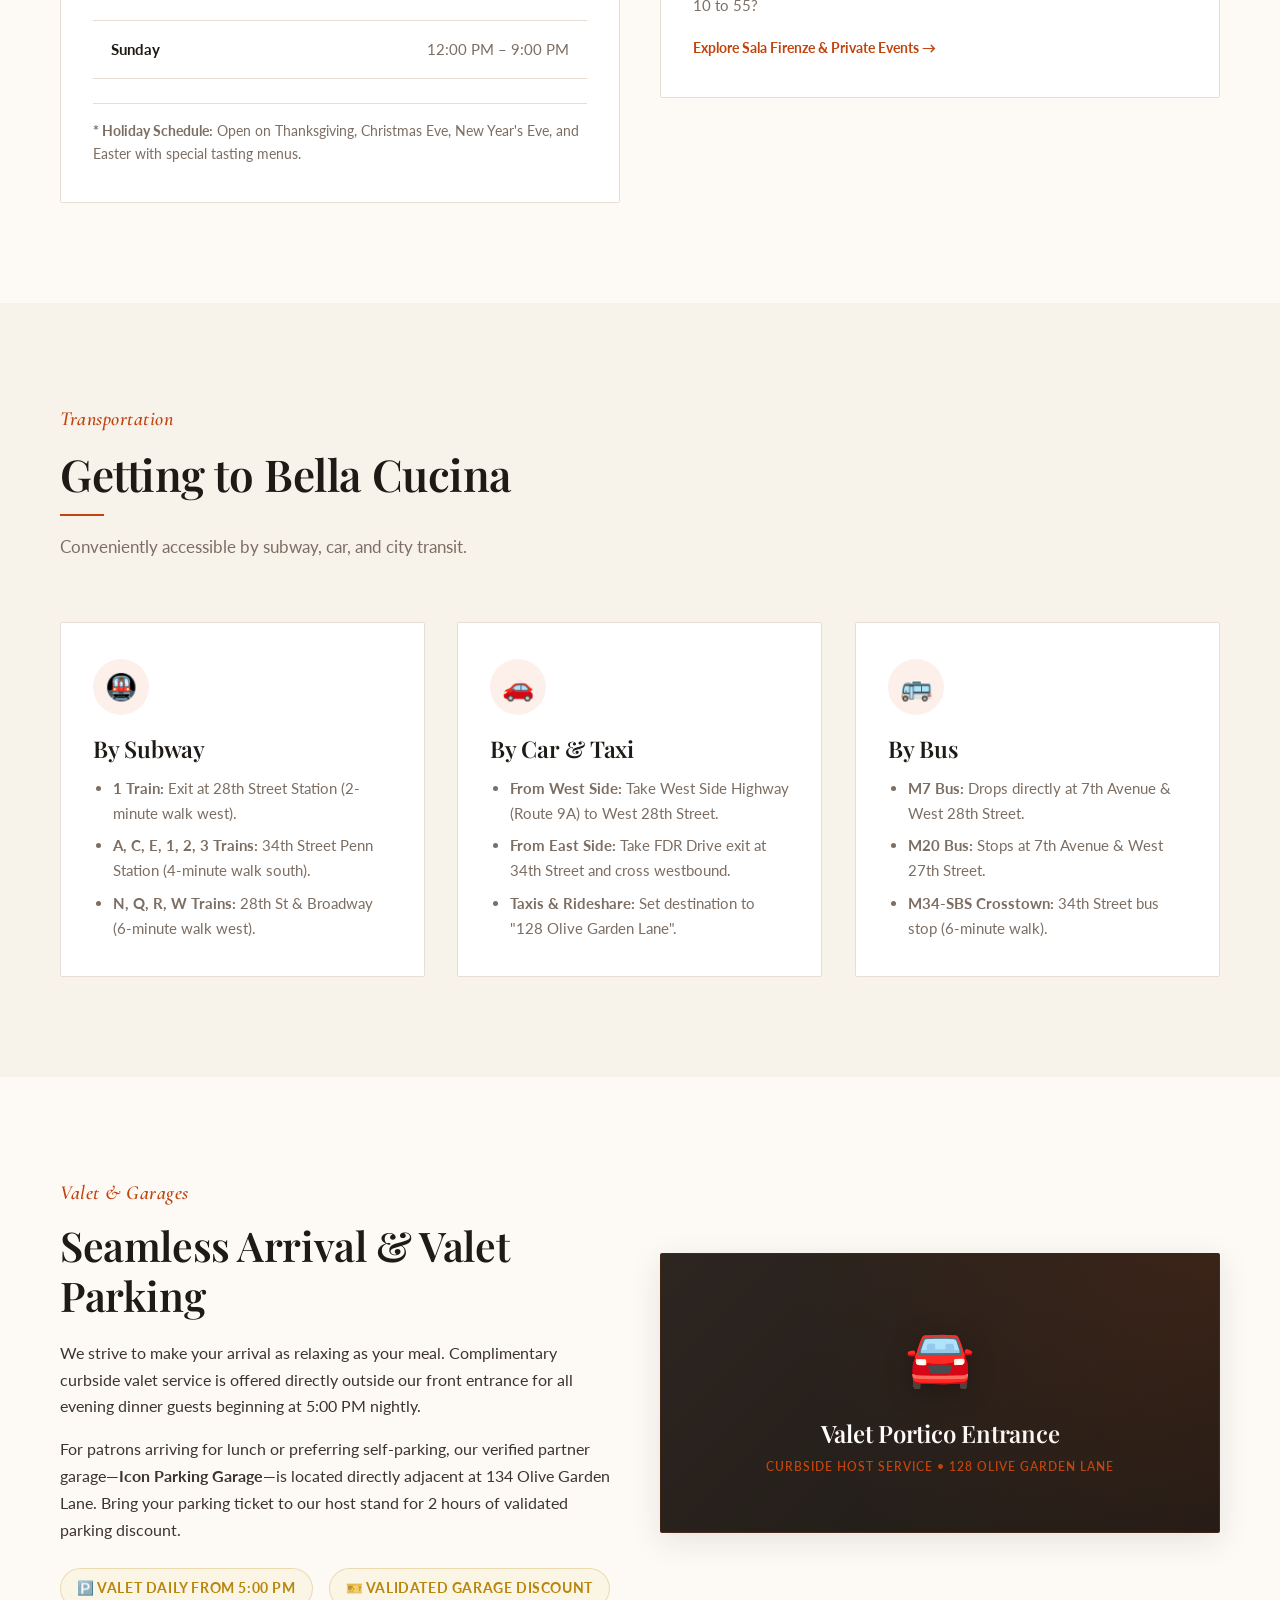
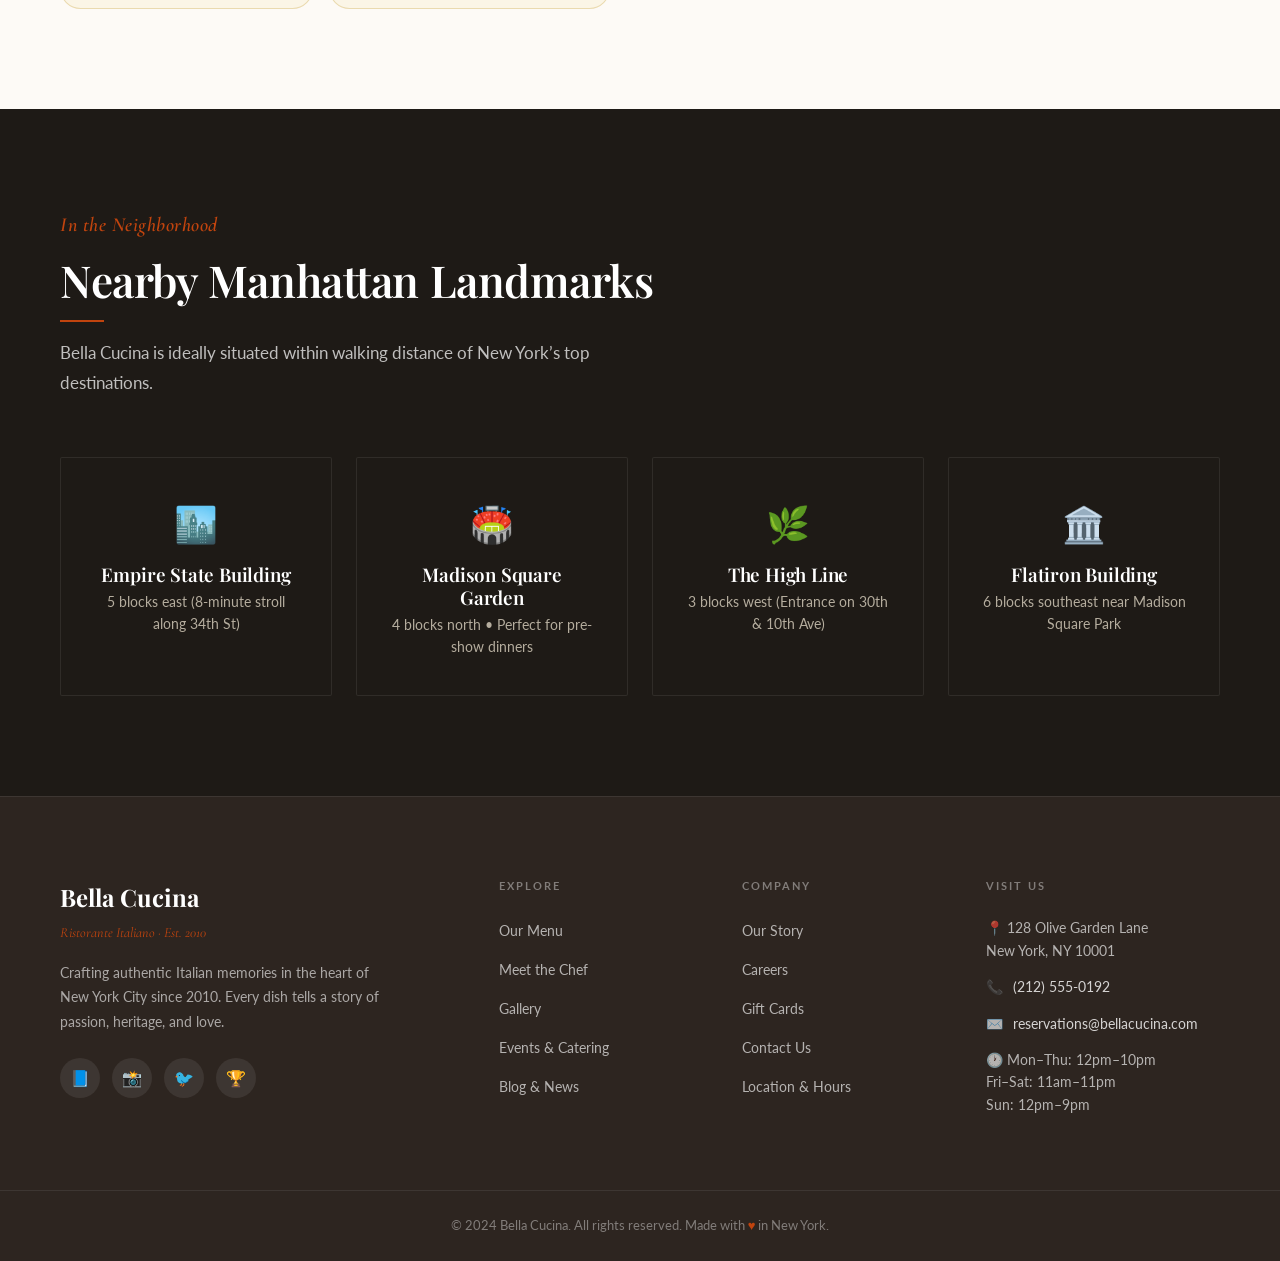
<file: location.html>
<!DOCTYPE html>
<html lang="en">
<head>
  <meta charset="UTF-8">
  <meta name="viewport" content="width=device-width, initial-scale=1.0">
  <meta name="theme-color" content="#FDFAF6" media="(prefers-color-scheme: light)">
  <meta name="theme-color" content="#18140F" media="(prefers-color-scheme: dark)">
  <meta name="color-scheme" content="light dark">
  <meta name="description" content="Find Bella Cucina in New York. Operating hours, interactive location map, transit options, valet parking, and nearby Manhattan landmarks.">
  <title>Location &amp; Hours | Bella Cucina - Plan Your Visit</title>
  
  <!-- Google Fonts -->
  <link rel="preconnect" href="https://fonts.googleapis.com">
  <link rel="preconnect" href="https://fonts.gstatic.com" crossorigin>
  <link rel="preconnect" href="https://fonts.googleapis.com">
  <link rel="preconnect" href="https://fonts.gstatic.com" crossorigin>
  <link href="https://fonts.googleapis.com/css2?family=Cormorant+Garamond:ital,wght@0,400;0,600;1,400;1,600&family=Lato:ital,wght@0,300;0,400;0,700;1,400&family=Playfair+Display:ital,wght@0,400;0,600;0,700;1,400&display=swap" rel="stylesheet">
  
    <!-- Prevent dark mode flash -->
  <script>
    (function(){
      var t = localStorage.getItem('bc-theme') || (window.matchMedia('(prefers-color-scheme: dark)').matches ? 'dark' : 'light');
      document.documentElement.setAttribute('data-theme', t);
    })();
  </script>
  <link rel="stylesheet" href="assets/css/style.css">
  <link rel="stylesheet" href="assets/css/theme-fixes.css">
</head>
<body>

  <!-- Navigation -->
  <header class="site-header" id="siteHeader">
  <div class="header-container">

    <!-- Logo -->
    <a href="index.html" class="brand">
      <div class="brand-icon">BC</div>
      <div class="brand-text">
        <span class="brand-name">Bella Cucina</span>
        <span class="brand-tagline">Ristorante Italiano</span>
      </div>
    </a>

    <!-- Desktop Nav with Dropdowns -->
    <nav class="primary-nav" id="primaryNav" aria-label="Main navigation">
      <a href="index.html" class="nav-item">Home</a>

      <!-- Dropdown: Dining -->
      <div class="nav-dropdown">
        <button class="nav-item nav-dropdown-trigger" aria-expanded="false" aria-haspopup="true">
          Dining <span class="dropdown-arrow">▾</span>
        </button>
        <div class="dropdown-panel">
          <a href="menu.html" class="dropdown-link">
            <span class="dropdown-icon">🍽️</span>
            <span>
              <strong>Our Menu</strong>
              <small>Starters, pasta, mains &amp; more</small>
            </span>
          </a>
          <a href="chef.html" class="dropdown-link">
            <span class="dropdown-icon">👨‍🍳</span>
            <span>
              <strong>Meet the Chef</strong>
              <small>Chef Marco Rossi &amp; team</small>
            </span>
          </a>
          <a href="gallery.html" class="dropdown-link">
            <span class="dropdown-icon">🖼️</span>
            <span>
              <strong>Gallery</strong>
              <small>Food, ambiance &amp; events</small>
            </span>
          </a>
        </div>
      </div>

      <!-- Dropdown: Experience -->
      <div class="nav-dropdown">
        <button class="nav-item nav-dropdown-trigger" aria-expanded="false" aria-haspopup="true">
          Experience <span class="dropdown-arrow">▾</span>
        </button>
        <div class="dropdown-panel">
          <a href="events.html" class="dropdown-link">
            <span class="dropdown-icon">🎉</span>
            <span>
              <strong>Events &amp; Catering</strong>
              <small>Private parties &amp; corporate</small>
            </span>
          </a>
          <a href="giftcards.html" class="dropdown-link">
            <span class="dropdown-icon">🎁</span>
            <span>
              <strong>Gift Cards</strong>
              <small>Give the gift of dining</small>
            </span>
          </a>
          <a href="blog.html" class="dropdown-link">
            <span class="dropdown-icon">📰</span>
            <span>
              <strong>Blog &amp; News</strong>
              <small>Stories from our kitchen</small>
            </span>
          </a>
        </div>
      </div>

      <!-- Dropdown: About -->
      <div class="nav-dropdown">
        <button class="nav-item nav-dropdown-trigger" aria-expanded="false" aria-haspopup="true">
          About <span class="dropdown-arrow">▾</span>
        </button>
        <div class="dropdown-panel">
          <a href="about.html" class="dropdown-link">
            <span class="dropdown-icon">📖</span>
            <span>
              <strong>Our Story</strong>
              <small>14 years of Italian passion</small>
            </span>
          </a>
          <a href="careers.html" class="dropdown-link">
            <span class="dropdown-icon">💼</span>
            <span>
              <strong>Careers</strong>
              <small>Join our family</small>
            </span>
          </a>
        </div>
      </div>

      <a href="contact.html" class="nav-item">Contact</a>
      <a href="location.html" class="nav-item">Location</a>
    </nav>

    <!-- Right Side Actions -->
    <div class="header-actions">
      <a href="tel:+12125550192" class="header-phone">📞 (212) 555-0192</a>
      <a href="reservation.html" class="btn-reserve">Reserve a Table</a>
      <button class="mobile-toggle" id="mobileToggle" aria-label="Open menu" aria-expanded="false">
        <span class="toggle-line"></span>
        <span class="toggle-line"></span>
        <span class="toggle-line"></span>
      </button>
    </div>

  </div>

  <!-- Mobile Drawer -->
  <div class="mobile-drawer" id="mobileDrawer" aria-hidden="true">
    <div class="drawer-inner">
      <div class="drawer-header">
        <span class="drawer-brand">Bella Cucina</span>
        <button class="drawer-close" id="drawerClose" aria-label="Close menu">✕</button>
      </div>
      <nav class="drawer-nav">
        <a href="index.html" class="drawer-link">Home</a>
        <div class="drawer-section-title">Dining</div>
        <a href="menu.html" class="drawer-link drawer-sub">🍽️ Our Menu</a>
        <a href="chef.html" class="drawer-link drawer-sub">👨‍🍳 Meet the Chef</a>
        <a href="gallery.html" class="drawer-link drawer-sub">🖼️ Gallery</a>
        <div class="drawer-section-title">Experience</div>
        <a href="events.html" class="drawer-link drawer-sub">🎉 Events &amp; Catering</a>
        <a href="giftcards.html" class="drawer-link drawer-sub">🎁 Gift Cards</a>
        <a href="blog.html" class="drawer-link drawer-sub">📰 Blog &amp; News</a>
        <div class="drawer-section-title">About</div>
        <a href="about.html" class="drawer-link drawer-sub">📖 Our Story</a>
        <a href="careers.html" class="drawer-link drawer-sub">💼 Careers</a>
        <a href="contact.html" class="drawer-link">Contact</a>
        <a href="location.html" class="drawer-link">Location &amp; Hours</a>
      </nav>
      <div class="drawer-footer">
        <a href="reservation.html" class="btn-reserve btn-reserve-full">Reserve a Table</a>
        <div class="drawer-contact">
          <span>📞 (212) 555-0192</span>
          <span>📍 128 Olive Garden Lane, NY</span>
        </div>
      </div>
    </div>
  </div>
  <div class="drawer-overlay" id="drawerOverlay"></div>
</header>

  <main id="main-content">
    <!-- Hero Banner -->
    <section class="page-hero">
  <div class="container">
    <nav class="breadcrumb" aria-label="Breadcrumb">
      <a href="index.html">Home</a>
      <span>›</span>
      <span>Location &amp; Hours</span>
    </nav>
    <span class="page-hero-eyebrow">Dove Siamo</span>
    <h1 class="page-hero-title">Location &amp; Dining Hours</h1>
    <p class="page-hero-desc">Nestled in the historic heart of Chelsea &amp; Midtown Manhattan. We look forward to welcoming you.</p>
  </div>
</section>

    <!-- Large Map Placeholder Section -->
    <section class="section" style="padding-bottom: 2rem;">
      <div class="container">
        <div class="map-placeholder fade-in" style="min-height: 440px; background: #f4eee6;">
          <div style="font-size: 4.5rem; margin-bottom: 0.5rem; filter: drop-shadow(0 4px 8px rgba(0,0,0,0.15));">📍</div>
          <h2 style="margin-bottom: 0.5rem; color: var(--color-primary);">Bella Cucina Manhattan</h2>
          <p style="font-size: 1.15rem; color: #444444; max-width: 600px; font-weight: 600; margin-bottom: 0.3rem;">
            128 Olive Garden Lane, New York, NY 10001
          </p>
          <span style="font-size: 0.9rem; color: var(--color-text-muted); margin-bottom: 1.5rem; display: block;">
            Corner of West 28th Street &amp; 7th Avenue
          </span>

          <div class="btn-group btn-group-center">
            <a href="https://maps.google.com" target="_blank" rel="noopener noreferrer" class="btn btn-dark">
              Open in Google Maps ↗
            </a>
            <a href="https://maps.apple.com" target="_blank" rel="noopener noreferrer" class="btn btn-outline-dark">
              Open in Apple Maps ↗
            </a>
          </div>
        </div>
      </div>
    </section>

    <!-- Hours Table & Quick Contact -->
    <section class="section">
      <div class="container">
        <div class="grid-2" style="align-items: start;">
          
          <!-- Hours Table Left -->
          <div class="card fade-in">
            <span class="section-eyebrow">Weekly Schedule</span>
            <h3 style="margin-bottom: 0.5rem;">Hours of Operation</h3>
            <p style="color: var(--color-text-muted); font-size: 0.9rem; margin-bottom: 1.2rem;">
              Kitchen closes 45 minutes prior to listed closing times. Bar remains open late.
            </p>

            <table class="hours-table">
              <tbody>
                <!-- Monday (day 1) -->
                <tr data-day="1">
                  <td><strong>Monday</strong></td>
                  <td style="text-align: right;">12:00 PM – 10:00 PM</td>
                </tr>
                <!-- Tuesday (day 2) -->
                <tr data-day="2">
                  <td><strong>Tuesday</strong></td>
                  <td style="text-align: right;">12:00 PM – 10:00 PM</td>
                </tr>
                <!-- Wednesday (day 3) -->
                <tr data-day="3">
                  <td><strong>Wednesday</strong></td>
                  <td style="text-align: right;">12:00 PM – 10:00 PM</td>
                </tr>
                <!-- Thursday (day 4) -->
                <tr data-day="4">
                  <td><strong>Thursday</strong></td>
                  <td style="text-align: right;">12:00 PM – 10:00 PM</td>
                </tr>
                <!-- Friday (day 5) -->
                <tr data-day="5">
                  <td><strong>Friday</strong></td>
                  <td style="text-align: right;">11:00 AM – 11:00 PM</td>
                </tr>
                <!-- Saturday (day 6) -->
                <tr data-day="6">
                  <td><strong>Saturday</strong></td>
                  <td style="text-align: right;">11:00 AM – 11:00 PM</td>
                </tr>
                <!-- Sunday (day 0) -->
                <tr data-day="0">
                  <td><strong>Sunday</strong></td>
                  <td style="text-align: right;">12:00 PM – 9:00 PM</td>
                </tr>
              </tbody>
            </table>

            <div style="margin-top: 1.5rem; padding-top: 1rem; border-top: 1px solid var(--color-border); font-size: 0.85rem; color: var(--color-text-muted);">
              <strong>* Holiday Schedule:</strong> Open on Thanksgiving, Christmas Eve, New Year's Eve, and Easter with special tasting menus.
            </div>
          </div>

          <!-- Quick Arrival Info Right -->
          <div class="fade-in">
            <span class="section-eyebrow">Planning Your Visit</span>
            <h3 style="margin-bottom: 1rem;">Direct Contact &amp; Reservations</h3>
            <p style="color: var(--color-text-muted); margin-bottom: 1.5rem;">
              For immediate reservations, special table requests, or dietary accommodations:
            </p>

            <div class="card card-dark" style="margin-bottom: 1.5rem;">
              <h4 style="color: var(--color-accent); margin-bottom: 0.8rem;">Maître D' Direct Desk</h4>
              <p style="color: #ded6c8; font-size: 0.95rem; margin-bottom: 0.5rem;">
                📞 <strong>Direct Line:</strong> <a href="tel:2125550192" style="color: #ffffff;">(212) 555-0192</a>
              </p>
              <p style="color: #ded6c8; font-size: 0.95rem; margin-bottom: 1.2rem;">
                ✉️ <strong>Concierge Email:</strong> <a href="mailto:reservations@bellacucina.com" style="color: var(--color-accent);">reservations@bellacucina.com</a>
              </p>
              <a href="reservation.html" class="btn btn-primary btn-sm" style="width: 100%;">
                Book Your Table Online →
              </a>
            </div>

            <div class="card">
              <h4>Private Dining Rooms</h4>
              <p style="color: var(--color-text-muted); font-size: 0.92rem; margin-top: 0.4rem;">
                Looking for exclusive room buyouts or private wine tastings for groups of 10 to 55?
              </p>
              <a href="events.html" style="font-weight: 700; font-size: 0.85rem; color: var(--color-accent);">
                Explore Sala Firenze &amp; Private Events →
              </a>
            </div>
          </div>

        </div>
      </div>
    </section>

    <!-- Getting Here: 3 Transport Cards -->
    <section class="section section-soft">
      <div class="container">
        <div class="section-header fade-in">
          <span class="section-eyebrow">Transportation</span>
          <h2 class="section-title">Getting to Bella Cucina</h2>
          <p class="section-desc">Conveniently accessible by subway, car, and city transit.</p>
        </div>

        <div class="grid-3">
          <!-- By Subway -->
          <div class="card fade-in">
            <div class="icon-box">🚇</div>
            <h3>By Subway</h3>
            <ul style="color: var(--color-text-muted); font-size: 0.92rem; margin-top: 0.8rem; display: flex; flex-direction: column; gap: 0.5rem;">
              <li><strong>1 Train:</strong> Exit at 28th Street Station (2-minute walk west).</li>
              <li><strong>A, C, E, 1, 2, 3 Trains:</strong> 34th Street Penn Station (4-minute walk south).</li>
              <li><strong>N, Q, R, W Trains:</strong> 28th St &amp; Broadway (6-minute walk west).</li>
            </ul>
          </div>

          <!-- By Car -->
          <div class="card fade-in">
            <div class="icon-box">🚗</div>
            <h3>By Car &amp; Taxi</h3>
            <ul style="color: var(--color-text-muted); font-size: 0.92rem; margin-top: 0.8rem; display: flex; flex-direction: column; gap: 0.5rem;">
              <li><strong>From West Side:</strong> Take West Side Highway (Route 9A) to West 28th Street.</li>
              <li><strong>From East Side:</strong> Take FDR Drive exit at 34th Street and cross westbound.</li>
              <li><strong>Taxis &amp; Rideshare:</strong> Set destination to "128 Olive Garden Lane".</li>
            </ul>
          </div>

          <!-- By Bus -->
          <div class="card fade-in">
            <div class="icon-box">🚌</div>
            <h3>By Bus</h3>
            <ul style="color: var(--color-text-muted); font-size: 0.92rem; margin-top: 0.8rem; display: flex; flex-direction: column; gap: 0.5rem;">
              <li><strong>M7 Bus:</strong> Drops directly at 7th Avenue &amp; West 28th Street.</li>
              <li><strong>M20 Bus:</strong> Stops at 7th Avenue &amp; West 27th Street.</li>
              <li><strong>M34-SBS Crosstown:</strong> 34th Street bus stop (6-minute walk).</li>
            </ul>
          </div>
        </div>
      </div>
    </section>

    <!-- Parking Info Section -->
    <section class="section">
      <div class="container">
        <div class="grid-2" style="align-items: center;">
          <div class="fade-in">
            <span class="section-eyebrow">Valet &amp; Garages</span>
            <h2 style="margin-bottom: 1.2rem;">Seamless Arrival &amp; Valet Parking</h2>
            <p>
              We strive to make your arrival as relaxing as your meal. Complimentary curbside valet service is offered directly outside our front entrance for all evening dinner guests beginning at 5:00 PM nightly.
            </p>
            <p>
              For patrons arriving for lunch or preferring self-parking, our verified partner garage—<strong>Icon Parking Garage</strong>—is located directly adjacent at 134 Olive Garden Lane. Bring your parking ticket to our host stand for 2 hours of validated parking discount.
            </p>
            <div style="margin-top: 1.5rem; display: flex; gap: 1rem;">
              <span class="badge badge-gold" style="padding: 0.5rem 1rem; font-size: 0.85rem;">🅿️ Valet Daily From 5:00 PM</span>
              <span class="badge badge-gold" style="padding: 0.5rem 1rem; font-size: 0.85rem;">🎫 Validated Garage Discount</span>
            </div>
          </div>

          <div class="visual-placeholder fade-in" style="min-height: 280px;">
            <span class="visual-emoji">🚘</span>
            <h3 class="visual-title">Valet Portico Entrance</h3>
            <span class="visual-tag">Curbside Host Service &bull; 128 Olive Garden Lane</span>
          </div>
        </div>
      </div>
    </section>

    <!-- Nearby Landmarks Section -->
    <section class="section section-dark">
      <div class="container">
        <div class="section-header fade-in">
          <span class="section-eyebrow">In the Neighborhood</span>
          <h2 class="section-title">Nearby Manhattan Landmarks</h2>
          <p class="section-desc">Bella Cucina is ideally situated within walking distance of New York’s top destinations.</p>
        </div>

        <div class="grid-4">
          <div class="card card-dark text-center fade-in">
            <div style="font-size: 2.2rem; margin-bottom: 0.6rem;">🏙️</div>
            <h4 style="color: #ffffff;">Empire State Building</h4>
            <p style="font-size: 0.85rem; color: #b5ad9e; margin-top: 0.3rem;">
              5 blocks east (8-minute stroll along 34th St)
            </p>
          </div>

          <div class="card card-dark text-center fade-in">
            <div style="font-size: 2.2rem; margin-bottom: 0.6rem;">🏟️</div>
            <h4 style="color: #ffffff;">Madison Square Garden</h4>
            <p style="font-size: 0.85rem; color: #b5ad9e; margin-top: 0.3rem;">
              4 blocks north &bull; Perfect for pre-show dinners
            </p>
          </div>

          <div class="card card-dark text-center fade-in">
            <div style="font-size: 2.2rem; margin-bottom: 0.6rem;">🌿</div>
            <h4 style="color: #ffffff;">The High Line</h4>
            <p style="font-size: 0.85rem; color: #b5ad9e; margin-top: 0.3rem;">
              3 blocks west (Entrance on 30th &amp; 10th Ave)
            </p>
          </div>

          <div class="card card-dark text-center fade-in">
            <div style="font-size: 2.2rem; margin-bottom: 0.6rem;">🏛️</div>
            <h4 style="color: #ffffff;">Flatiron Building</h4>
            <p style="font-size: 0.85rem; color: #b5ad9e; margin-top: 0.3rem;">
              6 blocks southeast near Madison Square Park
            </p>
          </div>
        </div>
      </div>
    </section>
  </main>

  <!-- Consistent Footer -->
  <footer class="site-footer">
  <div class="container">
    <div class="footer-grid">
      <div class="footer-col footer-col-brand">
        <div class="footer-brand-name">Bella Cucina</div>
        <div class="footer-brand-tagline">Ristorante Italiano · Est. 2010</div>
        <p class="footer-desc">Crafting authentic Italian memories in the heart of New York City since 2010. Every dish tells a story of passion, heritage, and love.</p>
        <div class="footer-social">
          <a href="#" class="social-link" aria-label="Facebook">📘</a>
          <a href="#" class="social-link" aria-label="Instagram">📸</a>
          <a href="#" class="social-link" aria-label="Twitter">🐦</a>
          <a href="#" class="social-link" aria-label="TripAdvisor">🏆</a>
        </div>
      </div>
      <div class="footer-col">
        <div class="footer-heading">Explore</div>
        <ul class="footer-links">
          <li><a href="menu.html">Our Menu</a></li>
          <li><a href="chef.html">Meet the Chef</a></li>
          <li><a href="gallery.html">Gallery</a></li>
          <li><a href="events.html">Events &amp; Catering</a></li>
          <li><a href="blog.html">Blog &amp; News</a></li>
        </ul>
      </div>
      <div class="footer-col">
        <div class="footer-heading">Company</div>
        <ul class="footer-links">
          <li><a href="about.html">Our Story</a></li>
          <li><a href="careers.html">Careers</a></li>
          <li><a href="giftcards.html">Gift Cards</a></li>
          <li><a href="contact.html">Contact Us</a></li>
          <li><a href="location.html">Location &amp; Hours</a></li>
        </ul>
      </div>
      <div class="footer-col">
        <div class="footer-heading">Visit Us</div>
        <div class="footer-contact-item">📍 128 Olive Garden Lane<br>New York, NY 10001</div>
        <div class="footer-contact-item">📞 <a href="tel:+12125550192">(212) 555-0192</a></div>
        <div class="footer-contact-item">✉️ <a href="mailto:reservations@bellacucina.com">reservations@bellacucina.com</a></div>
        <div class="footer-contact-item">🕐 Mon–Thu: 12pm–10pm<br>Fri–Sat: 11am–11pm<br>Sun: 12pm–9pm</div>
      </div>
    </div>
  </div>
  <div class="footer-bottom">
    <div class="container">
      <span>© 2024 Bella Cucina. All rights reserved. Made with <span class="accent">♥</span> in New York.</span>
    </div>
  </div>
</footer>

  <script src="assets/js/main.js"></script>
</body>
</html>
</file>
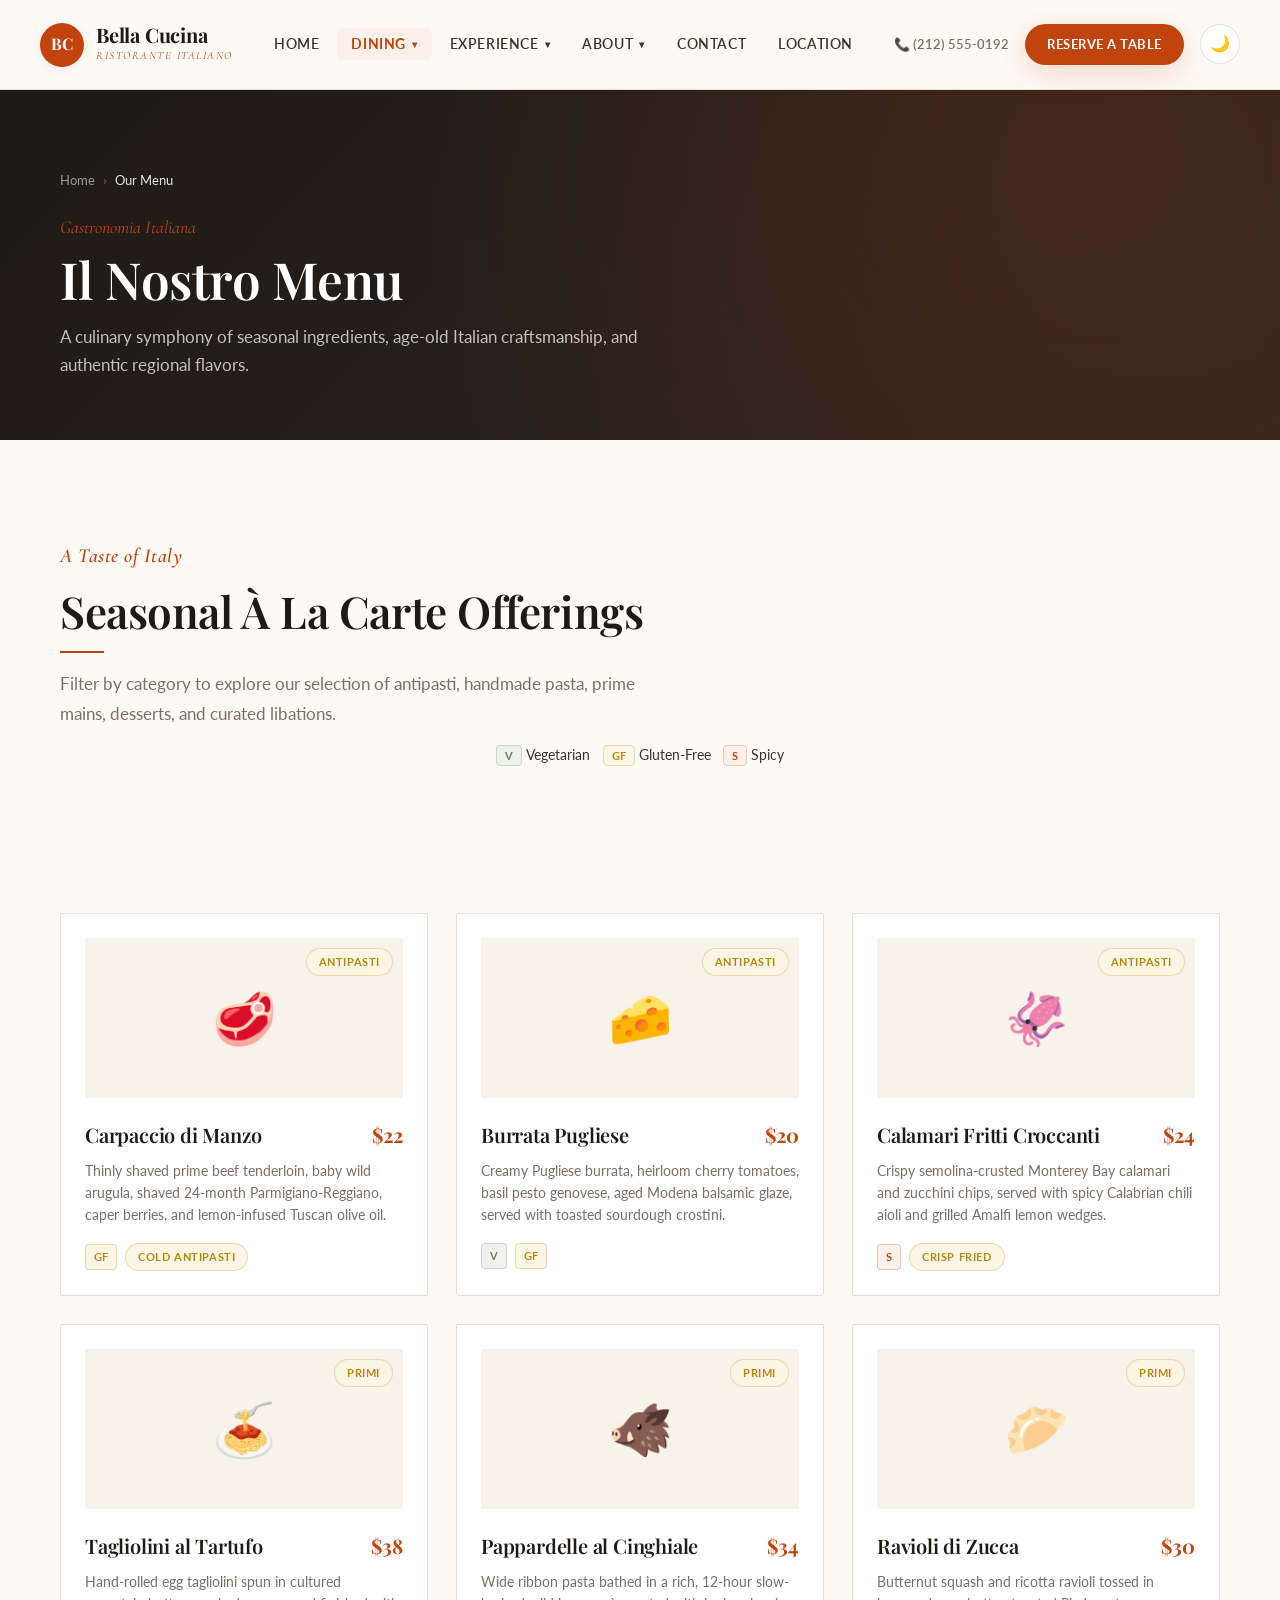
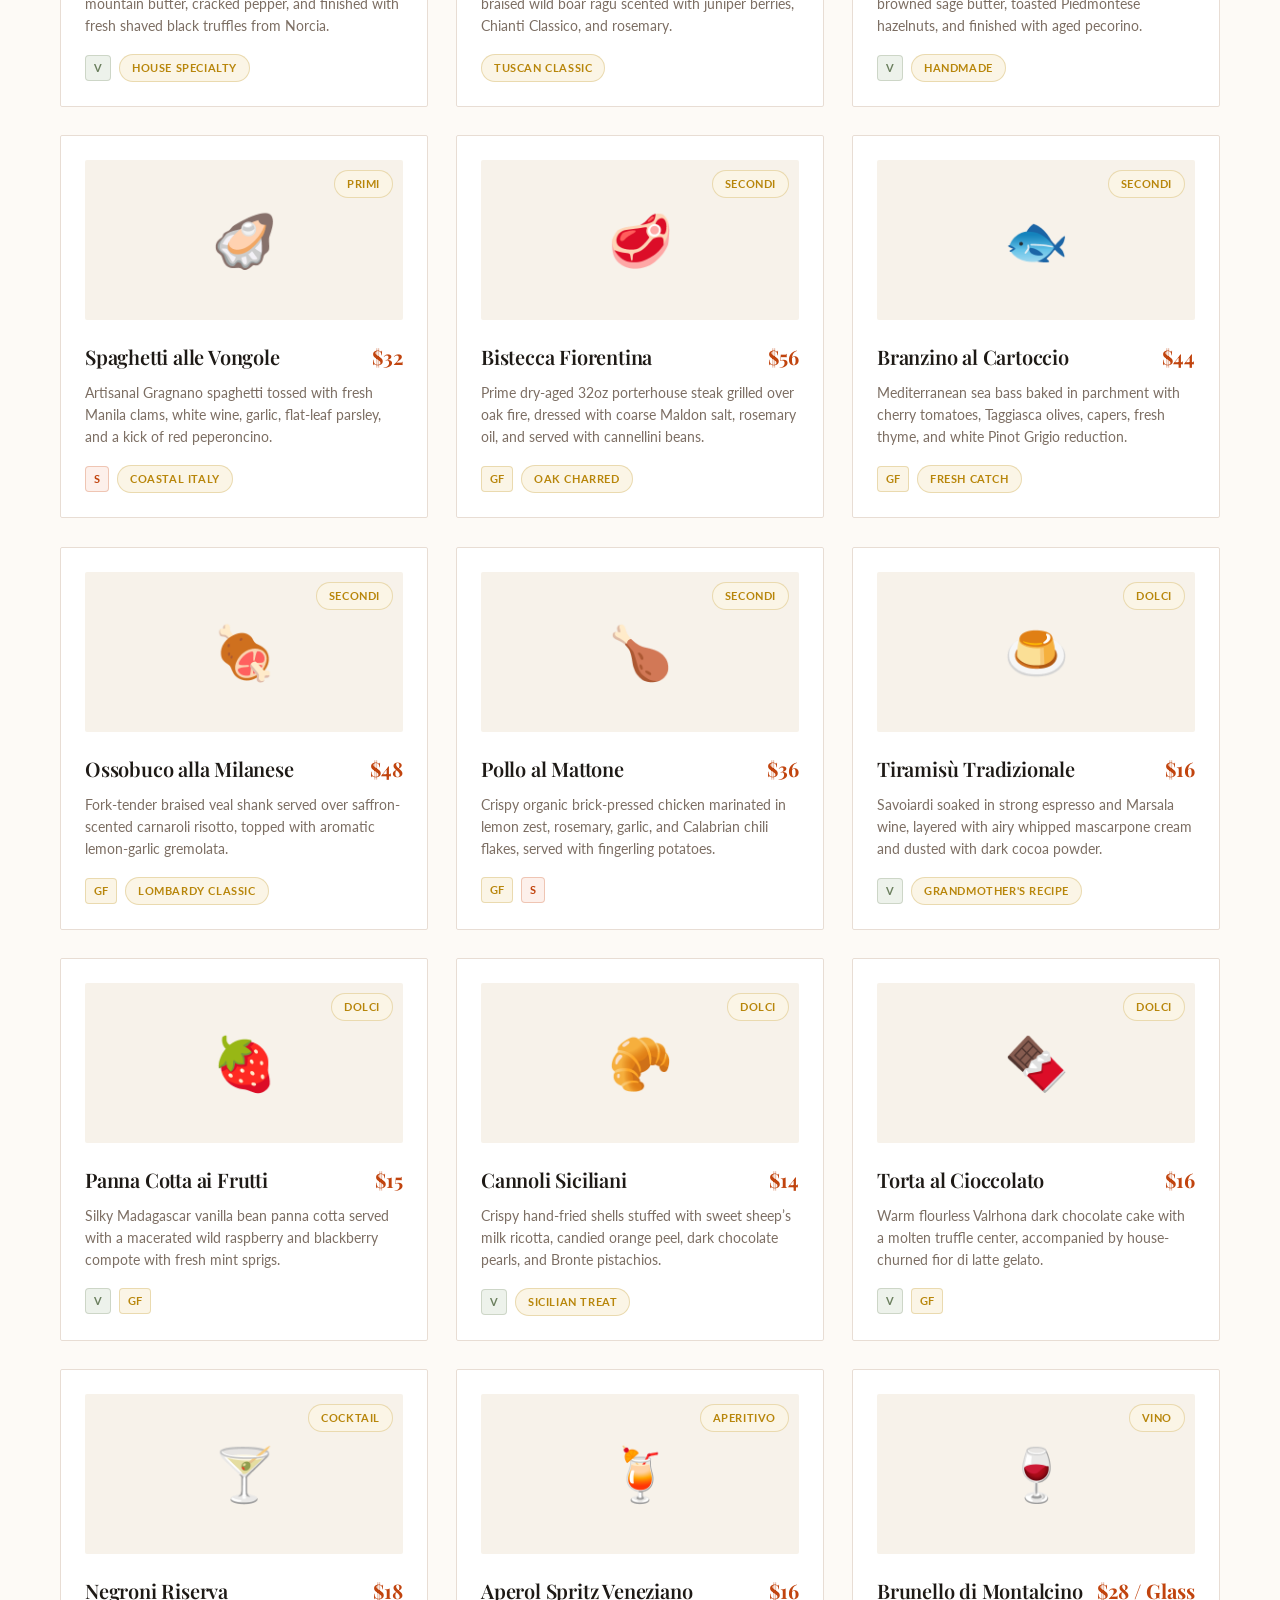
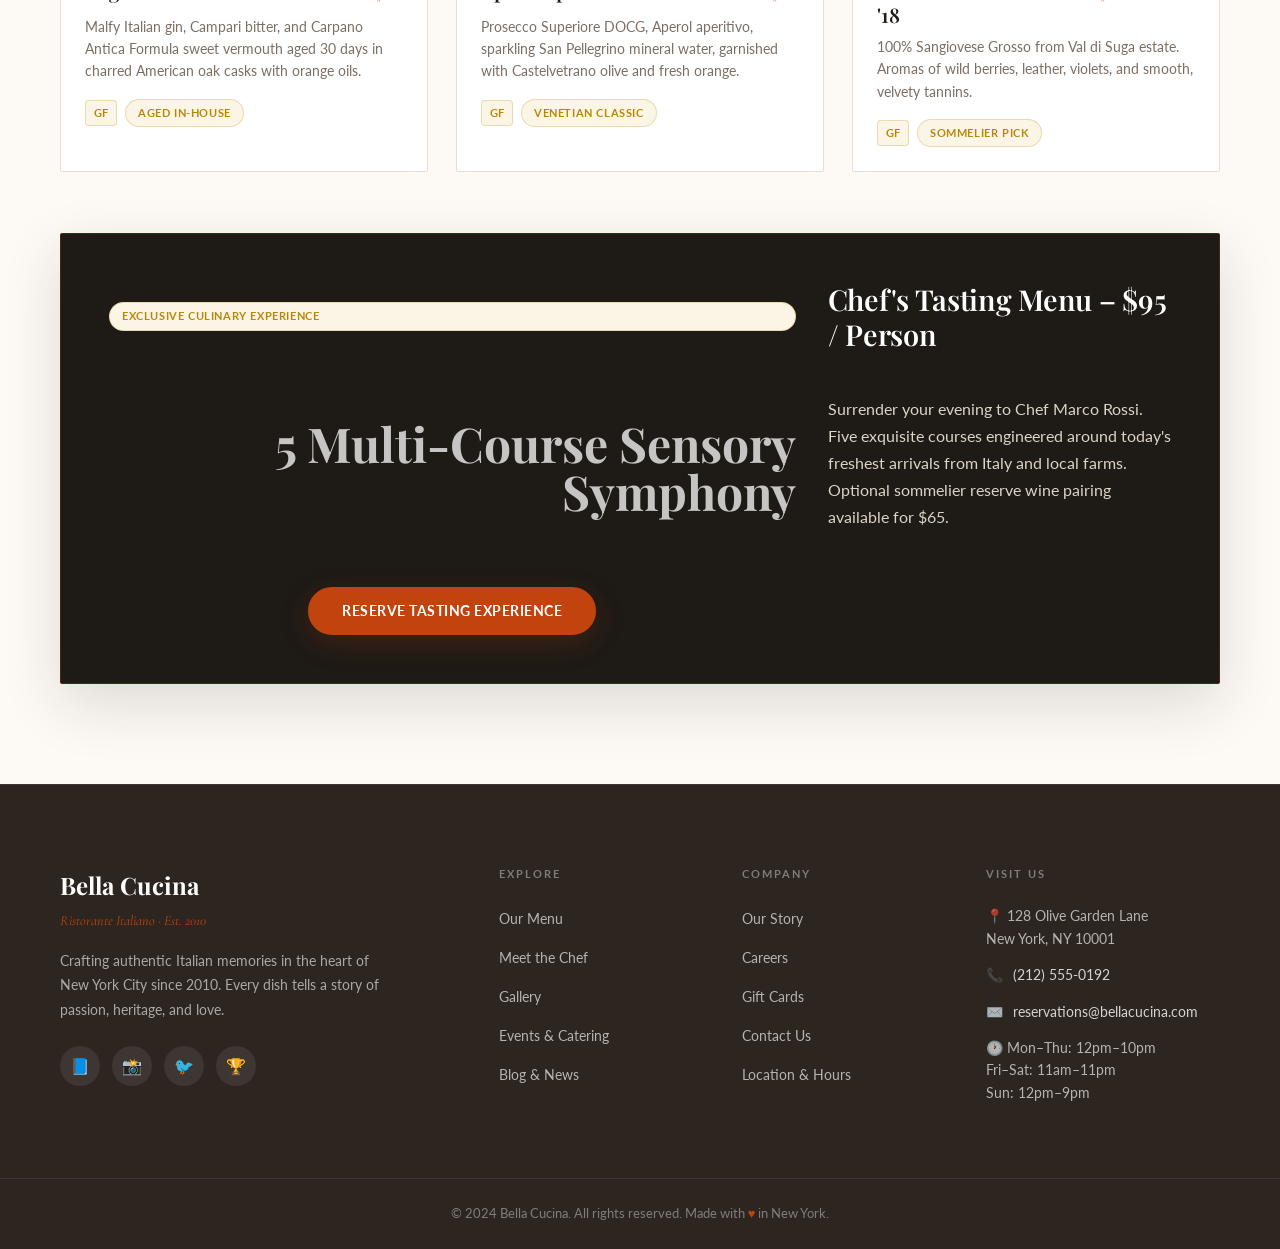
<file: menu.html>
<!DOCTYPE html>
<html lang="en">
<head>
  <meta charset="UTF-8">
  <meta name="viewport" content="width=device-width, initial-scale=1.0">
  <meta name="theme-color" content="#FDFAF6" media="(prefers-color-scheme: light)">
  <meta name="theme-color" content="#18140F" media="(prefers-color-scheme: dark)">
  <meta name="color-scheme" content="light dark">
  <meta name="description" content="Explore the seasonal Italian dining menu at Bella Cucina. Handmade artisanal pastas, prime meats, fresh seafood, and decadent desserts.">
  <title>Menu | Bella Cucina - Fine Italian Dining</title>
  
  <!-- Google Fonts -->
  <link rel="preconnect" href="https://fonts.googleapis.com">
  <link rel="preconnect" href="https://fonts.gstatic.com" crossorigin>
  <link rel="preconnect" href="https://fonts.googleapis.com">
  <link rel="preconnect" href="https://fonts.gstatic.com" crossorigin>
  <link href="https://fonts.googleapis.com/css2?family=Cormorant+Garamond:ital,wght@0,400;0,600;1,400;1,600&family=Lato:ital,wght@0,300;0,400;0,700;1,400&family=Playfair+Display:ital,wght@0,400;0,600;0,700;1,400&display=swap" rel="stylesheet">
  
    <!-- Prevent dark mode flash -->
  <script>
    (function(){
      var t = localStorage.getItem('bc-theme') || (window.matchMedia('(prefers-color-scheme: dark)').matches ? 'dark' : 'light');
      document.documentElement.setAttribute('data-theme', t);
    })();
  </script>
  <link rel="stylesheet" href="assets/css/style.css">
  <link rel="stylesheet" href="assets/css/theme-fixes.css">
</head>
<body>

  <!-- Navigation -->
  <header class="site-header" id="siteHeader">
  <div class="header-container">

    <!-- Logo -->
    <a href="index.html" class="brand">
      <div class="brand-icon">BC</div>
      <div class="brand-text">
        <span class="brand-name">Bella Cucina</span>
        <span class="brand-tagline">Ristorante Italiano</span>
      </div>
    </a>

    <!-- Desktop Nav with Dropdowns -->
    <nav class="primary-nav" id="primaryNav" aria-label="Main navigation">
      <a href="index.html" class="nav-item">Home</a>

      <!-- Dropdown: Dining -->
      <div class="nav-dropdown">
        <button class="nav-item nav-dropdown-trigger" aria-expanded="false" aria-haspopup="true">
          Dining <span class="dropdown-arrow">▾</span>
        </button>
        <div class="dropdown-panel">
          <a href="menu.html" class="dropdown-link">
            <span class="dropdown-icon">🍽️</span>
            <span>
              <strong>Our Menu</strong>
              <small>Starters, pasta, mains &amp; more</small>
            </span>
          </a>
          <a href="chef.html" class="dropdown-link">
            <span class="dropdown-icon">👨‍🍳</span>
            <span>
              <strong>Meet the Chef</strong>
              <small>Chef Marco Rossi &amp; team</small>
            </span>
          </a>
          <a href="gallery.html" class="dropdown-link">
            <span class="dropdown-icon">🖼️</span>
            <span>
              <strong>Gallery</strong>
              <small>Food, ambiance &amp; events</small>
            </span>
          </a>
        </div>
      </div>

      <!-- Dropdown: Experience -->
      <div class="nav-dropdown">
        <button class="nav-item nav-dropdown-trigger" aria-expanded="false" aria-haspopup="true">
          Experience <span class="dropdown-arrow">▾</span>
        </button>
        <div class="dropdown-panel">
          <a href="events.html" class="dropdown-link">
            <span class="dropdown-icon">🎉</span>
            <span>
              <strong>Events &amp; Catering</strong>
              <small>Private parties &amp; corporate</small>
            </span>
          </a>
          <a href="giftcards.html" class="dropdown-link">
            <span class="dropdown-icon">🎁</span>
            <span>
              <strong>Gift Cards</strong>
              <small>Give the gift of dining</small>
            </span>
          </a>
          <a href="blog.html" class="dropdown-link">
            <span class="dropdown-icon">📰</span>
            <span>
              <strong>Blog &amp; News</strong>
              <small>Stories from our kitchen</small>
            </span>
          </a>
        </div>
      </div>

      <!-- Dropdown: About -->
      <div class="nav-dropdown">
        <button class="nav-item nav-dropdown-trigger" aria-expanded="false" aria-haspopup="true">
          About <span class="dropdown-arrow">▾</span>
        </button>
        <div class="dropdown-panel">
          <a href="about.html" class="dropdown-link">
            <span class="dropdown-icon">📖</span>
            <span>
              <strong>Our Story</strong>
              <small>14 years of Italian passion</small>
            </span>
          </a>
          <a href="careers.html" class="dropdown-link">
            <span class="dropdown-icon">💼</span>
            <span>
              <strong>Careers</strong>
              <small>Join our family</small>
            </span>
          </a>
        </div>
      </div>

      <a href="contact.html" class="nav-item">Contact</a>
      <a href="location.html" class="nav-item">Location</a>
    </nav>

    <!-- Right Side Actions -->
    <div class="header-actions">
      <a href="tel:+12125550192" class="header-phone">📞 (212) 555-0192</a>
      <a href="reservation.html" class="btn-reserve">Reserve a Table</a>
      <button class="mobile-toggle" id="mobileToggle" aria-label="Open menu" aria-expanded="false">
        <span class="toggle-line"></span>
        <span class="toggle-line"></span>
        <span class="toggle-line"></span>
      </button>
    </div>

  </div>

  <!-- Mobile Drawer -->
  <div class="mobile-drawer" id="mobileDrawer" aria-hidden="true">
    <div class="drawer-inner">
      <div class="drawer-header">
        <span class="drawer-brand">Bella Cucina</span>
        <button class="drawer-close" id="drawerClose" aria-label="Close menu">✕</button>
      </div>
      <nav class="drawer-nav">
        <a href="index.html" class="drawer-link">Home</a>
        <div class="drawer-section-title">Dining</div>
        <a href="menu.html" class="drawer-link drawer-sub">🍽️ Our Menu</a>
        <a href="chef.html" class="drawer-link drawer-sub">👨‍🍳 Meet the Chef</a>
        <a href="gallery.html" class="drawer-link drawer-sub">🖼️ Gallery</a>
        <div class="drawer-section-title">Experience</div>
        <a href="events.html" class="drawer-link drawer-sub">🎉 Events &amp; Catering</a>
        <a href="giftcards.html" class="drawer-link drawer-sub">🎁 Gift Cards</a>
        <a href="blog.html" class="drawer-link drawer-sub">📰 Blog &amp; News</a>
        <div class="drawer-section-title">About</div>
        <a href="about.html" class="drawer-link drawer-sub">📖 Our Story</a>
        <a href="careers.html" class="drawer-link drawer-sub">💼 Careers</a>
        <a href="contact.html" class="drawer-link">Contact</a>
        <a href="location.html" class="drawer-link">Location &amp; Hours</a>
      </nav>
      <div class="drawer-footer">
        <a href="reservation.html" class="btn-reserve btn-reserve-full">Reserve a Table</a>
        <div class="drawer-contact">
          <span>📞 (212) 555-0192</span>
          <span>📍 128 Olive Garden Lane, NY</span>
        </div>
      </div>
    </div>
  </div>
  <div class="drawer-overlay" id="drawerOverlay"></div>
</header>

  <main id="main-content">
    <!-- Hero Banner -->
    <section class="page-hero">
  <div class="container">
    <nav class="breadcrumb" aria-label="Breadcrumb">
      <a href="index.html">Home</a>
      <span>›</span>
      <span>Our Menu</span>
    </nav>
    <span class="page-hero-eyebrow">Gastronomia Italiana</span>
    <h1 class="page-hero-title">Il Nostro Menu</h1>
    <p class="page-hero-desc">A culinary symphony of seasonal ingredients, age-old Italian craftsmanship, and authentic regional flavors.</p>
  </div>
</section>

    <!-- Menu Section with Filters -->
    <section class="section">
      <div class="container">
        <div class="section-header fade-in">
          <span class="section-eyebrow">A Taste of Italy</span>
          <h2 class="section-title">Seasonal À La Carte Offerings</h2>
          <p class="section-desc">
            Filter by category to explore our selection of antipasti, handmade pasta, prime mains, desserts, and curated libations.
          </p>
          <div style="display: flex; gap: 0.8rem; justify-content: center; margin-top: 1rem; font-size: 0.85rem;">
            <span><strong class="badge-dietary v">V</strong> Vegetarian</span>
            <span><strong class="badge-dietary gf">GF</strong> Gluten-Free</span>
            <span><strong class="badge-dietary s">S</strong> Spicy</span>
          </div>
        </div>

        <!-- Filter Tabs -->
        <div class="filter-tabs fade-in">
          <button class="tab-btn active" data-filter="all">All Dishes</button>
          <button class="tab-btn" data-filter="appetizers">Appetizers</button>
          <button class="tab-btn" data-filter="pasta">Pasta</button>
          <button class="tab-btn" data-filter="mains">Mains</button>
          <button class="tab-btn" data-filter="desserts">Desserts</button>
          <button class="tab-btn" data-filter="drinks">Drinks &amp; Wine</button>
        </div>

        <!-- Menu Grid (18 Items) -->
        <div class="grid-3 menu-grid">
          
          <!-- Item 1: Appetizer -->
          <article class="dish-card fade-in" data-category="appetizers">
            <div class="dish-image-box">
              <span class="dish-emoji">🥩</span>
              <span class="badge badge-gold dish-badge">Antipasti</span>
            </div>
            <div class="dish-body">
              <div class="dish-header">
                <h3 class="dish-name">Carpaccio di Manzo</h3>
                <span class="dish-price">$22</span>
              </div>
              <p class="dish-desc">
                Thinly shaved prime beef tenderloin, baby wild arugula, shaved 24-month Parmigiano-Reggiano, caper berries, and lemon-infused Tuscan olive oil.
              </p>
              <div class="dish-footer">
                <span class="badge-dietary gf">GF</span>
                <span class="badge badge-gold">Cold Antipasti</span>
              </div>
            </div>
          </article>

          <!-- Item 2: Appetizer -->
          <article class="dish-card fade-in" data-category="appetizers">
            <div class="dish-image-box">
              <span class="dish-emoji">🧀</span>
              <span class="badge badge-gold dish-badge">Antipasti</span>
            </div>
            <div class="dish-body">
              <div class="dish-header">
                <h3 class="dish-name">Burrata Pugliese</h3>
                <span class="dish-price">$20</span>
              </div>
              <p class="dish-desc">
                Creamy Pugliese burrata, heirloom cherry tomatoes, basil pesto genovese, aged Modena balsamic glaze, served with toasted sourdough crostini.
              </p>
              <div class="dish-footer">
                <span class="badge-dietary v">V</span>
                <span class="badge-dietary gf">GF</span>
              </div>
            </div>
          </article>

          <!-- Item 3: Appetizer -->
          <article class="dish-card fade-in" data-category="appetizers">
            <div class="dish-image-box">
              <span class="dish-emoji">🦑</span>
              <span class="badge badge-gold dish-badge">Antipasti</span>
            </div>
            <div class="dish-body">
              <div class="dish-header">
                <h3 class="dish-name">Calamari Fritti Croccanti</h3>
                <span class="dish-price">$24</span>
              </div>
              <p class="dish-desc">
                Crispy semolina-crusted Monterey Bay calamari and zucchini chips, served with spicy Calabrian chili aioli and grilled Amalfi lemon wedges.
              </p>
              <div class="dish-footer">
                <span class="badge-dietary s">S</span>
                <span class="badge badge-gold">Crisp Fried</span>
              </div>
            </div>
          </article>

          <!-- Item 4: Pasta -->
          <article class="dish-card fade-in" data-category="pasta">
            <div class="dish-image-box">
              <span class="dish-emoji">🍝</span>
              <span class="badge badge-gold dish-badge">Primi</span>
            </div>
            <div class="dish-body">
              <div class="dish-header">
                <h3 class="dish-name">Tagliolini al Tartufo</h3>
                <span class="dish-price">$38</span>
              </div>
              <p class="dish-desc">
                Hand-rolled egg tagliolini spun in cultured mountain butter, cracked pepper, and finished with fresh shaved black truffles from Norcia.
              </p>
              <div class="dish-footer">
                <span class="badge-dietary v">V</span>
                <span class="badge badge-gold">House Specialty</span>
              </div>
            </div>
          </article>

          <!-- Item 5: Pasta -->
          <article class="dish-card fade-in" data-category="pasta">
            <div class="dish-image-box">
              <span class="dish-emoji">🐗</span>
              <span class="badge badge-gold dish-badge">Primi</span>
            </div>
            <div class="dish-body">
              <div class="dish-header">
                <h3 class="dish-name">Pappardelle al Cinghiale</h3>
                <span class="dish-price">$34</span>
              </div>
              <p class="dish-desc">
                Wide ribbon pasta bathed in a rich, 12-hour slow-braised wild boar ragù scented with juniper berries, Chianti Classico, and rosemary.
              </p>
              <div class="dish-footer">
                <span class="badge badge-gold">Tuscan Classic</span>
              </div>
            </div>
          </article>

          <!-- Item 6: Pasta -->
          <article class="dish-card fade-in" data-category="pasta">
            <div class="dish-image-box">
              <span class="dish-emoji">🥟</span>
              <span class="badge badge-gold dish-badge">Primi</span>
            </div>
            <div class="dish-body">
              <div class="dish-header">
                <h3 class="dish-name">Ravioli di Zucca</h3>
                <span class="dish-price">$30</span>
              </div>
              <p class="dish-desc">
                Butternut squash and ricotta ravioli tossed in browned sage butter, toasted Piedmontese hazelnuts, and finished with aged pecorino.
              </p>
              <div class="dish-footer">
                <span class="badge-dietary v">V</span>
                <span class="badge badge-gold">Handmade</span>
              </div>
            </div>
          </article>

          <!-- Item 7: Pasta -->
          <article class="dish-card fade-in" data-category="pasta">
            <div class="dish-image-box">
              <span class="dish-emoji">🦪</span>
              <span class="badge badge-gold dish-badge">Primi</span>
            </div>
            <div class="dish-body">
              <div class="dish-header">
                <h3 class="dish-name">Spaghetti alle Vongole</h3>
                <span class="dish-price">$32</span>
              </div>
              <p class="dish-desc">
                Artisanal Gragnano spaghetti tossed with fresh Manila clams, white wine, garlic, flat-leaf parsley, and a kick of red peperoncino.
              </p>
              <div class="dish-footer">
                <span class="badge-dietary s">S</span>
                <span class="badge badge-gold">Coastal Italy</span>
              </div>
            </div>
          </article>

          <!-- Item 8: Mains -->
          <article class="dish-card fade-in" data-category="mains">
            <div class="dish-image-box">
              <span class="dish-emoji">🥩</span>
              <span class="badge badge-gold dish-badge">Secondi</span>
            </div>
            <div class="dish-body">
              <div class="dish-header">
                <h3 class="dish-name">Bistecca Fiorentina</h3>
                <span class="dish-price">$56</span>
              </div>
              <p class="dish-desc">
                Prime dry-aged 32oz porterhouse steak grilled over oak fire, dressed with coarse Maldon salt, rosemary oil, and served with cannellini beans.
              </p>
              <div class="dish-footer">
                <span class="badge-dietary gf">GF</span>
                <span class="badge badge-gold">Oak Charred</span>
              </div>
            </div>
          </article>

          <!-- Item 9: Mains -->
          <article class="dish-card fade-in" data-category="mains">
            <div class="dish-image-box">
              <span class="dish-emoji">🐟</span>
              <span class="badge badge-gold dish-badge">Secondi</span>
            </div>
            <div class="dish-body">
              <div class="dish-header">
                <h3 class="dish-name">Branzino al Cartoccio</h3>
                <span class="dish-price">$44</span>
              </div>
              <p class="dish-desc">
                Mediterranean sea bass baked in parchment with cherry tomatoes, Taggiasca olives, capers, fresh thyme, and white Pinot Grigio reduction.
              </p>
              <div class="dish-footer">
                <span class="badge-dietary gf">GF</span>
                <span class="badge badge-gold">Fresh Catch</span>
              </div>
            </div>
          </article>

          <!-- Item 10: Mains -->
          <article class="dish-card fade-in" data-category="mains">
            <div class="dish-image-box">
              <span class="dish-emoji">🍖</span>
              <span class="badge badge-gold dish-badge">Secondi</span>
            </div>
            <div class="dish-body">
              <div class="dish-header">
                <h3 class="dish-name">Ossobuco alla Milanese</h3>
                <span class="dish-price">$48</span>
              </div>
              <p class="dish-desc">
                Fork-tender braised veal shank served over saffron-scented carnaroli risotto, topped with aromatic lemon-garlic gremolata.
              </p>
              <div class="dish-footer">
                <span class="badge-dietary gf">GF</span>
                <span class="badge badge-gold">Lombardy Classic</span>
              </div>
            </div>
          </article>

          <!-- Item 11: Mains -->
          <article class="dish-card fade-in" data-category="mains">
            <div class="dish-image-box">
              <span class="dish-emoji">🍗</span>
              <span class="badge badge-gold dish-badge">Secondi</span>
            </div>
            <div class="dish-body">
              <div class="dish-header">
                <h3 class="dish-name">Pollo al Mattone</h3>
                <span class="dish-price">$36</span>
              </div>
              <p class="dish-desc">
                Crispy organic brick-pressed chicken marinated in lemon zest, rosemary, garlic, and Calabrian chili flakes, served with fingerling potatoes.
              </p>
              <div class="dish-footer">
                <span class="badge-dietary gf">GF</span>
                <span class="badge-dietary s">S</span>
              </div>
            </div>
          </article>

          <!-- Item 12: Desserts -->
          <article class="dish-card fade-in" data-category="desserts">
            <div class="dish-image-box">
              <span class="dish-emoji">🍮</span>
              <span class="badge badge-gold dish-badge">Dolci</span>
            </div>
            <div class="dish-body">
              <div class="dish-header">
                <h3 class="dish-name">Tiramisù Tradizionale</h3>
                <span class="dish-price">$16</span>
              </div>
              <p class="dish-desc">
                Savoiardi soaked in strong espresso and Marsala wine, layered with airy whipped mascarpone cream and dusted with dark cocoa powder.
              </p>
              <div class="dish-footer">
                <span class="badge-dietary v">V</span>
                <span class="badge badge-gold">Grandmother's Recipe</span>
              </div>
            </div>
          </article>

          <!-- Item 13: Desserts -->
          <article class="dish-card fade-in" data-category="desserts">
            <div class="dish-image-box">
              <span class="dish-emoji">🍓</span>
              <span class="badge badge-gold dish-badge">Dolci</span>
            </div>
            <div class="dish-body">
              <div class="dish-header">
                <h3 class="dish-name">Panna Cotta ai Frutti</h3>
                <span class="dish-price">$15</span>
              </div>
              <p class="dish-desc">
                Silky Madagascar vanilla bean panna cotta served with a macerated wild raspberry and blackberry compote with fresh mint sprigs.
              </p>
              <div class="dish-footer">
                <span class="badge-dietary v">V</span>
                <span class="badge-dietary gf">GF</span>
              </div>
            </div>
          </article>

          <!-- Item 14: Desserts -->
          <article class="dish-card fade-in" data-category="desserts">
            <div class="dish-image-box">
              <span class="dish-emoji">🥐</span>
              <span class="badge badge-gold dish-badge">Dolci</span>
            </div>
            <div class="dish-body">
              <div class="dish-header">
                <h3 class="dish-name">Cannoli Siciliani</h3>
                <span class="dish-price">$14</span>
              </div>
              <p class="dish-desc">
                Crispy hand-fried shells stuffed with sweet sheep’s milk ricotta, candied orange peel, dark chocolate pearls, and Bronte pistachios.
              </p>
              <div class="dish-footer">
                <span class="badge-dietary v">V</span>
                <span class="badge badge-gold">Sicilian Treat</span>
              </div>
            </div>
          </article>

          <!-- Item 15: Desserts -->
          <article class="dish-card fade-in" data-category="desserts">
            <div class="dish-image-box">
              <span class="dish-emoji">🍫</span>
              <span class="badge badge-gold dish-badge">Dolci</span>
            </div>
            <div class="dish-body">
              <div class="dish-header">
                <h3 class="dish-name">Torta al Cioccolato</h3>
                <span class="dish-price">$16</span>
              </div>
              <p class="dish-desc">
                Warm flourless Valrhona dark chocolate cake with a molten truffle center, accompanied by house-churned fior di latte gelato.
              </p>
              <div class="dish-footer">
                <span class="badge-dietary v">V</span>
                <span class="badge-dietary gf">GF</span>
              </div>
            </div>
          </article>

          <!-- Item 16: Drinks -->
          <article class="dish-card fade-in" data-category="drinks">
            <div class="dish-image-box">
              <span class="dish-emoji">🍸</span>
              <span class="badge badge-gold dish-badge">Cocktail</span>
            </div>
            <div class="dish-body">
              <div class="dish-header">
                <h3 class="dish-name">Negroni Riserva</h3>
                <span class="dish-price">$18</span>
              </div>
              <p class="dish-desc">
                Malfy Italian gin, Campari bitter, and Carpano Antica Formula sweet vermouth aged 30 days in charred American oak casks with orange oils.
              </p>
              <div class="dish-footer">
                <span class="badge-dietary gf">GF</span>
                <span class="badge badge-gold">Aged In-House</span>
              </div>
            </div>
          </article>

          <!-- Item 17: Drinks -->
          <article class="dish-card fade-in" data-category="drinks">
            <div class="dish-image-box">
              <span class="dish-emoji">🍹</span>
              <span class="badge badge-gold dish-badge">Aperitivo</span>
            </div>
            <div class="dish-body">
              <div class="dish-header">
                <h3 class="dish-name">Aperol Spritz Veneziano</h3>
                <span class="dish-price">$16</span>
              </div>
              <p class="dish-desc">
                Prosecco Superiore DOCG, Aperol aperitivo, sparkling San Pellegrino mineral water, garnished with Castelvetrano olive and fresh orange.
              </p>
              <div class="dish-footer">
                <span class="badge-dietary gf">GF</span>
                <span class="badge badge-gold">Venetian Classic</span>
              </div>
            </div>
          </article>

          <!-- Item 18: Drinks -->
          <article class="dish-card fade-in" data-category="drinks">
            <div class="dish-image-box">
              <span class="dish-emoji">🍷</span>
              <span class="badge badge-gold dish-badge">Vino</span>
            </div>
            <div class="dish-body">
              <div class="dish-header">
                <h3 class="dish-name">Brunello di Montalcino '18</h3>
                <span class="dish-price">$28 / Glass</span>
              </div>
              <p class="dish-desc">
                100% Sangiovese Grosso from Val di Suga estate. Aromas of wild berries, leather, violets, and smooth, velvety tannins.
              </p>
              <div class="dish-footer">
                <span class="badge-dietary gf">GF</span>
                <span class="badge badge-gold">Sommelier Pick</span>
              </div>
            </div>
          </article>

        </div>

        <!-- Special Menu Callout: Chef's Tasting Menu -->
        <div class="tasting-callout fade-in">
          <span class="badge badge-gold" style="margin-bottom: 0.8rem;">Exclusive Culinary Experience</span>
          <h3>Chef's Tasting Menu – $95 / Person</h3>
          <p class="tasting-price">5 Multi-Course Sensory Symphony</p>
          <p style="max-width: 680px; margin: 0 auto 1.5rem auto; color: #dcd4c6;">
            Surrender your evening to Chef Marco Rossi. Five exquisite courses engineered around today's freshest arrivals from Italy and local farms. Optional sommelier reserve wine pairing available for $65.
          </p>
          <div class="btn-group btn-group-center">
            <a href="reservation.html" class="btn btn-primary">Reserve Tasting Experience</a>
          </div>
        </div>

      </div>
    </section>
  </main>

  <!-- Consistent Footer -->
  <footer class="site-footer">
  <div class="container">
    <div class="footer-grid">
      <div class="footer-col footer-col-brand">
        <div class="footer-brand-name">Bella Cucina</div>
        <div class="footer-brand-tagline">Ristorante Italiano · Est. 2010</div>
        <p class="footer-desc">Crafting authentic Italian memories in the heart of New York City since 2010. Every dish tells a story of passion, heritage, and love.</p>
        <div class="footer-social">
          <a href="#" class="social-link" aria-label="Facebook">📘</a>
          <a href="#" class="social-link" aria-label="Instagram">📸</a>
          <a href="#" class="social-link" aria-label="Twitter">🐦</a>
          <a href="#" class="social-link" aria-label="TripAdvisor">🏆</a>
        </div>
      </div>
      <div class="footer-col">
        <div class="footer-heading">Explore</div>
        <ul class="footer-links">
          <li><a href="menu.html">Our Menu</a></li>
          <li><a href="chef.html">Meet the Chef</a></li>
          <li><a href="gallery.html">Gallery</a></li>
          <li><a href="events.html">Events &amp; Catering</a></li>
          <li><a href="blog.html">Blog &amp; News</a></li>
        </ul>
      </div>
      <div class="footer-col">
        <div class="footer-heading">Company</div>
        <ul class="footer-links">
          <li><a href="about.html">Our Story</a></li>
          <li><a href="careers.html">Careers</a></li>
          <li><a href="giftcards.html">Gift Cards</a></li>
          <li><a href="contact.html">Contact Us</a></li>
          <li><a href="location.html">Location &amp; Hours</a></li>
        </ul>
      </div>
      <div class="footer-col">
        <div class="footer-heading">Visit Us</div>
        <div class="footer-contact-item">📍 128 Olive Garden Lane<br>New York, NY 10001</div>
        <div class="footer-contact-item">📞 <a href="tel:+12125550192">(212) 555-0192</a></div>
        <div class="footer-contact-item">✉️ <a href="mailto:reservations@bellacucina.com">reservations@bellacucina.com</a></div>
        <div class="footer-contact-item">🕐 Mon–Thu: 12pm–10pm<br>Fri–Sat: 11am–11pm<br>Sun: 12pm–9pm</div>
      </div>
    </div>
  </div>
  <div class="footer-bottom">
    <div class="container">
      <span>© 2024 Bella Cucina. All rights reserved. Made with <span class="accent">♥</span> in New York.</span>
    </div>
  </div>
</footer>

  <script src="assets/js/main.js"></script>
</body>
</html>
</file>
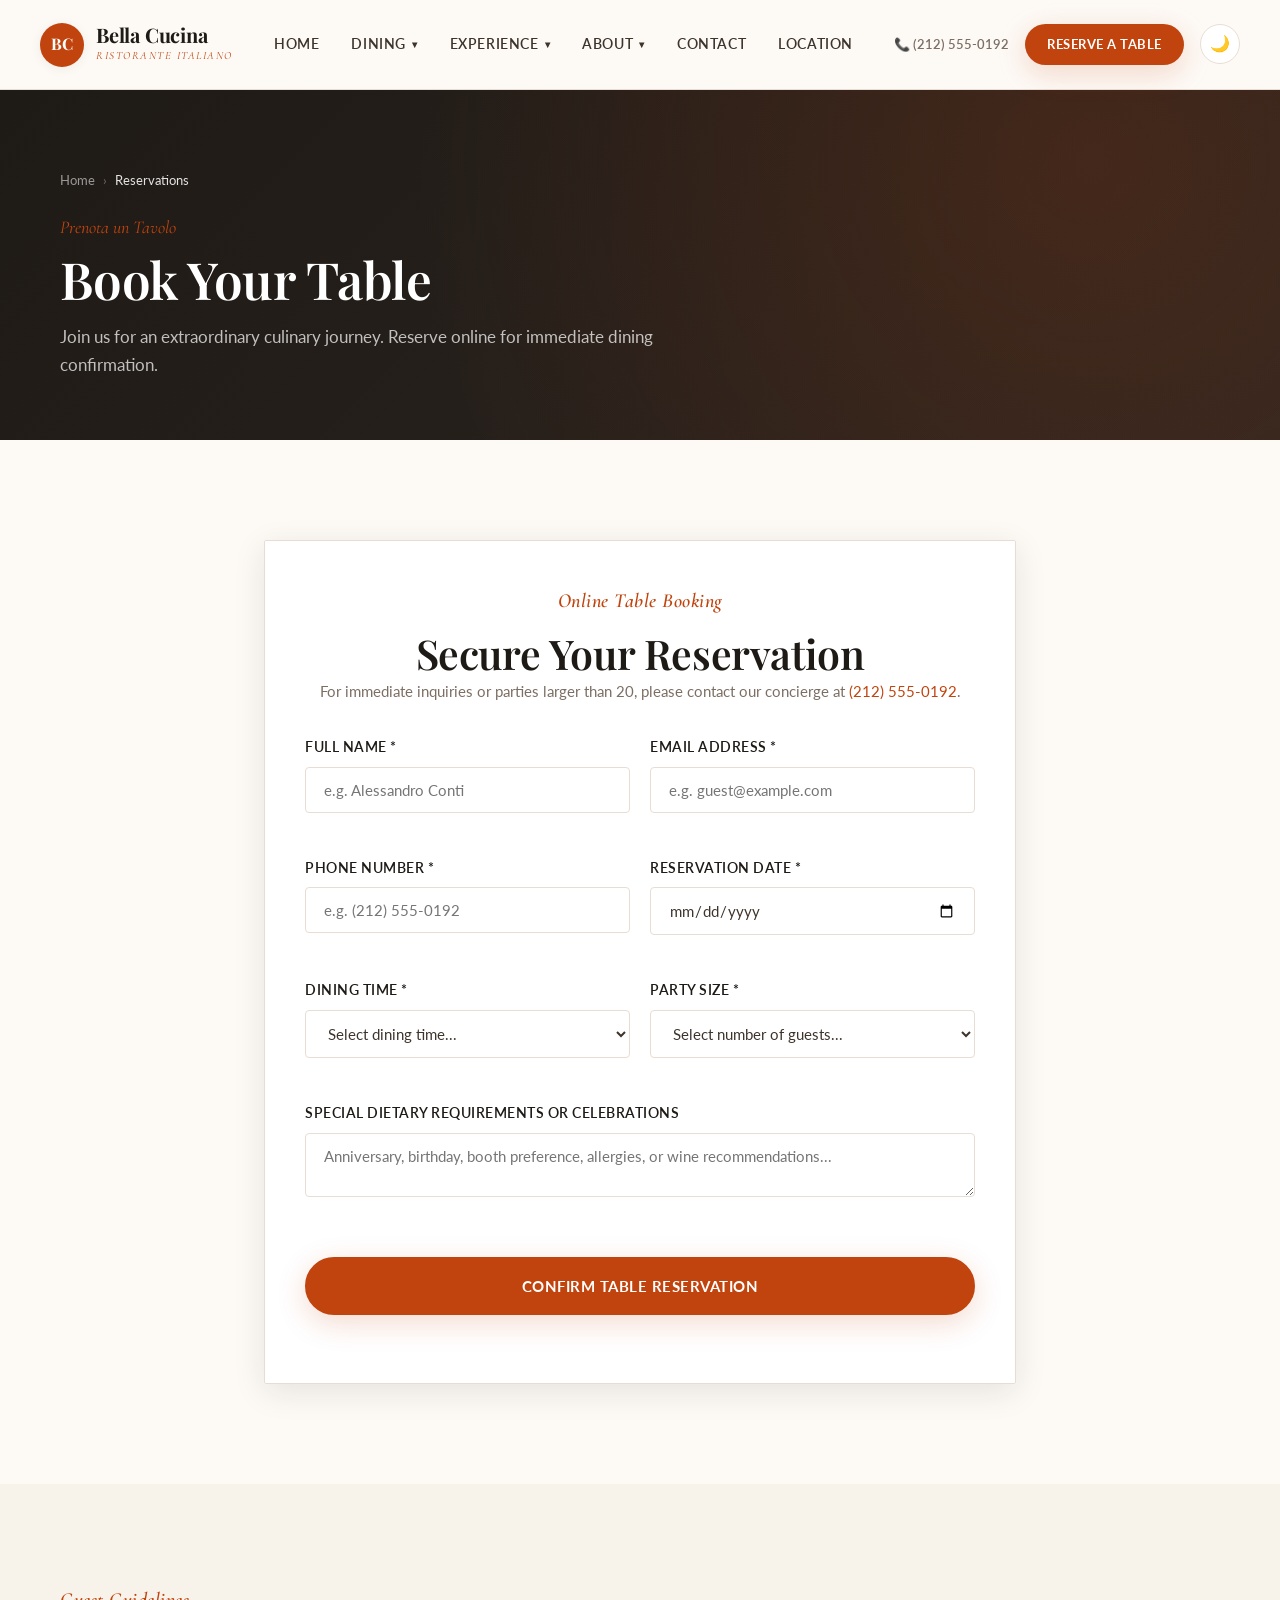
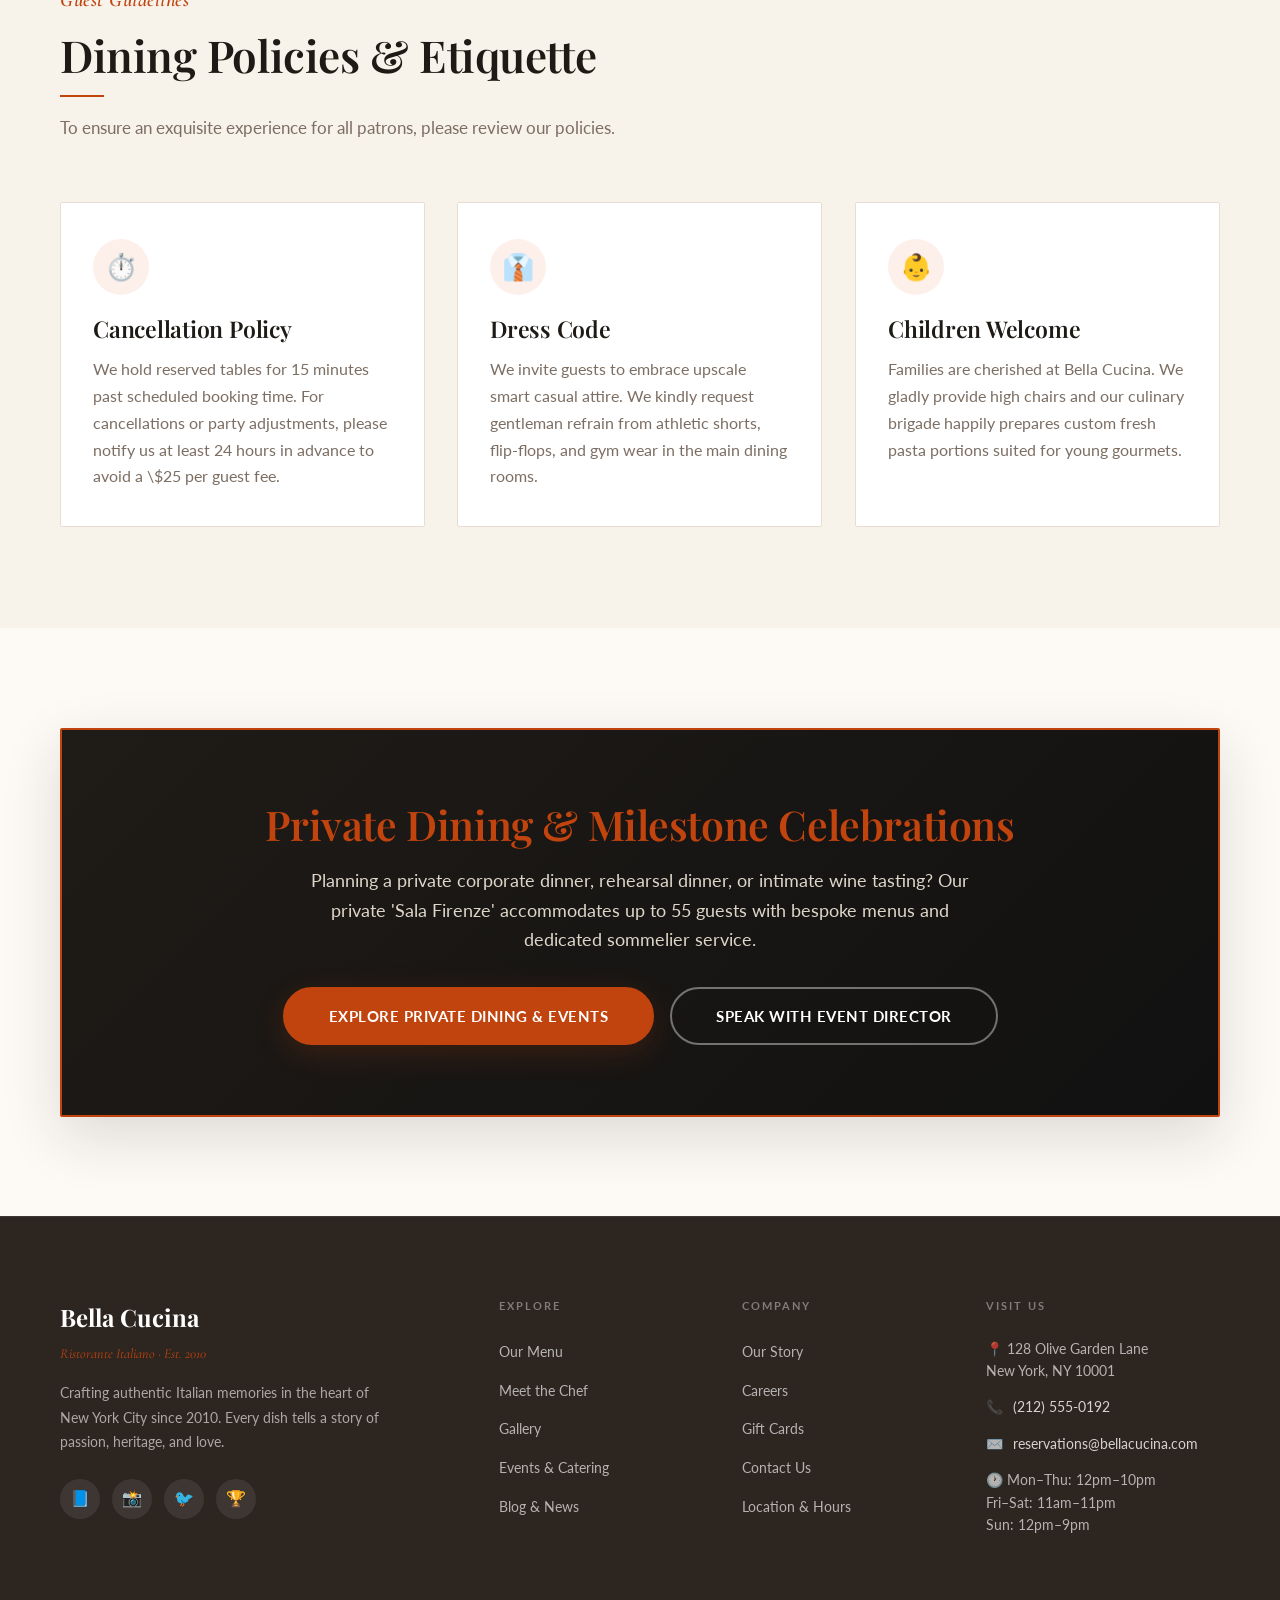
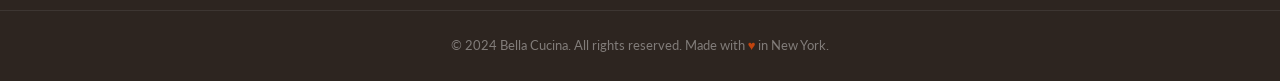
<file: reservation.html>
<!DOCTYPE html>
<html lang="en">
<head>
  <meta charset="UTF-8">
  <meta name="viewport" content="width=device-width, initial-scale=1.0">
  <meta name="theme-color" content="#FDFAF6" media="(prefers-color-scheme: light)">
  <meta name="theme-color" content="#18140F" media="(prefers-color-scheme: dark)">
  <meta name="color-scheme" content="light dark">
  <meta name="description" content="Reserve a table at Bella Cucina. Book your Italian fine dining experience online in Manhattan, New York.">
  <title>Table Reservations | Bella Cucina - Fine Italian Dining</title>
  
  <!-- Google Fonts -->
  <link rel="preconnect" href="https://fonts.googleapis.com">
  <link rel="preconnect" href="https://fonts.gstatic.com" crossorigin>
  <link rel="preconnect" href="https://fonts.googleapis.com">
  <link rel="preconnect" href="https://fonts.gstatic.com" crossorigin>
  <link href="https://fonts.googleapis.com/css2?family=Cormorant+Garamond:ital,wght@0,400;0,600;1,400;1,600&family=Lato:ital,wght@0,300;0,400;0,700;1,400&family=Playfair+Display:ital,wght@0,400;0,600;0,700;1,400&display=swap" rel="stylesheet">
  
    <!-- Prevent dark mode flash -->
  <script>
    (function(){
      var t = localStorage.getItem('bc-theme') || (window.matchMedia('(prefers-color-scheme: dark)').matches ? 'dark' : 'light');
      document.documentElement.setAttribute('data-theme', t);
    })();
  </script>
  <link rel="stylesheet" href="assets/css/style.css">
  <link rel="stylesheet" href="assets/css/theme-fixes.css">
</head>
<body>

  <!-- Navigation -->
  <header class="site-header" id="siteHeader">
  <div class="header-container">

    <!-- Logo -->
    <a href="index.html" class="brand">
      <div class="brand-icon">BC</div>
      <div class="brand-text">
        <span class="brand-name">Bella Cucina</span>
        <span class="brand-tagline">Ristorante Italiano</span>
      </div>
    </a>

    <!-- Desktop Nav with Dropdowns -->
    <nav class="primary-nav" id="primaryNav" aria-label="Main navigation">
      <a href="index.html" class="nav-item">Home</a>

      <!-- Dropdown: Dining -->
      <div class="nav-dropdown">
        <button class="nav-item nav-dropdown-trigger" aria-expanded="false" aria-haspopup="true">
          Dining <span class="dropdown-arrow">▾</span>
        </button>
        <div class="dropdown-panel">
          <a href="menu.html" class="dropdown-link">
            <span class="dropdown-icon">🍽️</span>
            <span>
              <strong>Our Menu</strong>
              <small>Starters, pasta, mains &amp; more</small>
            </span>
          </a>
          <a href="chef.html" class="dropdown-link">
            <span class="dropdown-icon">👨‍🍳</span>
            <span>
              <strong>Meet the Chef</strong>
              <small>Chef Marco Rossi &amp; team</small>
            </span>
          </a>
          <a href="gallery.html" class="dropdown-link">
            <span class="dropdown-icon">🖼️</span>
            <span>
              <strong>Gallery</strong>
              <small>Food, ambiance &amp; events</small>
            </span>
          </a>
        </div>
      </div>

      <!-- Dropdown: Experience -->
      <div class="nav-dropdown">
        <button class="nav-item nav-dropdown-trigger" aria-expanded="false" aria-haspopup="true">
          Experience <span class="dropdown-arrow">▾</span>
        </button>
        <div class="dropdown-panel">
          <a href="events.html" class="dropdown-link">
            <span class="dropdown-icon">🎉</span>
            <span>
              <strong>Events &amp; Catering</strong>
              <small>Private parties &amp; corporate</small>
            </span>
          </a>
          <a href="giftcards.html" class="dropdown-link">
            <span class="dropdown-icon">🎁</span>
            <span>
              <strong>Gift Cards</strong>
              <small>Give the gift of dining</small>
            </span>
          </a>
          <a href="blog.html" class="dropdown-link">
            <span class="dropdown-icon">📰</span>
            <span>
              <strong>Blog &amp; News</strong>
              <small>Stories from our kitchen</small>
            </span>
          </a>
        </div>
      </div>

      <!-- Dropdown: About -->
      <div class="nav-dropdown">
        <button class="nav-item nav-dropdown-trigger" aria-expanded="false" aria-haspopup="true">
          About <span class="dropdown-arrow">▾</span>
        </button>
        <div class="dropdown-panel">
          <a href="about.html" class="dropdown-link">
            <span class="dropdown-icon">📖</span>
            <span>
              <strong>Our Story</strong>
              <small>14 years of Italian passion</small>
            </span>
          </a>
          <a href="careers.html" class="dropdown-link">
            <span class="dropdown-icon">💼</span>
            <span>
              <strong>Careers</strong>
              <small>Join our family</small>
            </span>
          </a>
        </div>
      </div>

      <a href="contact.html" class="nav-item">Contact</a>
      <a href="location.html" class="nav-item">Location</a>
    </nav>

    <!-- Right Side Actions -->
    <div class="header-actions">
      <a href="tel:+12125550192" class="header-phone">📞 (212) 555-0192</a>
      <a href="reservation.html" class="btn-reserve">Reserve a Table</a>
      <button class="mobile-toggle" id="mobileToggle" aria-label="Open menu" aria-expanded="false">
        <span class="toggle-line"></span>
        <span class="toggle-line"></span>
        <span class="toggle-line"></span>
      </button>
    </div>

  </div>

  <!-- Mobile Drawer -->
  <div class="mobile-drawer" id="mobileDrawer" aria-hidden="true">
    <div class="drawer-inner">
      <div class="drawer-header">
        <span class="drawer-brand">Bella Cucina</span>
        <button class="drawer-close" id="drawerClose" aria-label="Close menu">✕</button>
      </div>
      <nav class="drawer-nav">
        <a href="index.html" class="drawer-link">Home</a>
        <div class="drawer-section-title">Dining</div>
        <a href="menu.html" class="drawer-link drawer-sub">🍽️ Our Menu</a>
        <a href="chef.html" class="drawer-link drawer-sub">👨‍🍳 Meet the Chef</a>
        <a href="gallery.html" class="drawer-link drawer-sub">🖼️ Gallery</a>
        <div class="drawer-section-title">Experience</div>
        <a href="events.html" class="drawer-link drawer-sub">🎉 Events &amp; Catering</a>
        <a href="giftcards.html" class="drawer-link drawer-sub">🎁 Gift Cards</a>
        <a href="blog.html" class="drawer-link drawer-sub">📰 Blog &amp; News</a>
        <div class="drawer-section-title">About</div>
        <a href="about.html" class="drawer-link drawer-sub">📖 Our Story</a>
        <a href="careers.html" class="drawer-link drawer-sub">💼 Careers</a>
        <a href="contact.html" class="drawer-link">Contact</a>
        <a href="location.html" class="drawer-link">Location &amp; Hours</a>
      </nav>
      <div class="drawer-footer">
        <a href="reservation.html" class="btn-reserve btn-reserve-full">Reserve a Table</a>
        <div class="drawer-contact">
          <span>📞 (212) 555-0192</span>
          <span>📍 128 Olive Garden Lane, NY</span>
        </div>
      </div>
    </div>
  </div>
  <div class="drawer-overlay" id="drawerOverlay"></div>
</header>

  <main id="main-content">
    <!-- Hero Banner -->
    <section class="page-hero">
  <div class="container">
    <nav class="breadcrumb" aria-label="Breadcrumb">
      <a href="index.html">Home</a>
      <span>›</span>
      <span>Reservations</span>
    </nav>
    <span class="page-hero-eyebrow">Prenota un Tavolo</span>
    <h1 class="page-hero-title">Book Your Table</h1>
    <p class="page-hero-desc">Join us for an extraordinary culinary journey. Reserve online for immediate dining confirmation.</p>
  </div>
</section>

    <!-- Reservation Form Section -->
    <section class="section">
      <div class="container container-narrow">
        <div class="form-card fade-in">
          <div class="text-center" style="margin-bottom: 2rem;">
            <span class="section-eyebrow">Online Table Booking</span>
            <h2>Secure Your Reservation</h2>
            <p style="color: var(--color-text-muted); font-size: 0.95rem;">
              For immediate inquiries or parties larger than 20, please contact our concierge at <a href="tel:2125550192">(212) 555-0192</a>.
            </p>
          </div>

          <form id="reservationForm">
            <div class="form-grid">
              
              <!-- Full Name -->
              <div class="form-group">
                <label for="resName" class="form-label">Full Name *</label>
                <input type="text" id="resName" class="form-control" placeholder="e.g. Alessandro Conti" required>
              </div>

              <!-- Email -->
              <div class="form-group">
                <label for="resEmail" class="form-label">Email Address *</label>
                <input type="email" id="resEmail" class="form-control" placeholder="e.g. guest@example.com" required>
              </div>

              <!-- Phone -->
              <div class="form-group">
                <label for="resPhone" class="form-label">Phone Number *</label>
                <input type="tel" id="resPhone" class="form-control" placeholder="e.g. (212) 555-0192" required>
              </div>

              <!-- Date -->
              <div class="form-group">
                <label for="resDate" class="form-label">Reservation Date *</label>
                <input type="date" id="resDate" class="form-control" required>
              </div>

              <!-- Time Slot -->
              <div class="form-group">
                <label for="resTime" class="form-label">Dining Time *</label>
                <select id="resTime" class="form-control" required>
                  <option value="" disabled selected>Select dining time...</option>
                  <optgroup label="Lunch Service">
                    <option value="12:00">12:00 PM</option>
                    <option value="12:30">12:30 PM</option>
                    <option value="13:00">1:00 PM</option>
                    <option value="13:30">1:30 PM</option>
                    <option value="14:00">2:00 PM</option>
                    <option value="14:30">2:30 PM</option>
                  </optgroup>
                  <optgroup label="Dinner Service">
                    <option value="17:00">5:00 PM</option>
                    <option value="17:30">5:30 PM</option>
                    <option value="18:00">6:00 PM</option>
                    <option value="18:30">6:30 PM</option>
                    <option value="19:00">7:00 PM</option>
                    <option value="19:30">7:30 PM</option>
                    <option value="20:00">8:00 PM</option>
                    <option value="20:30">8:30 PM</option>
                    <option value="21:00">9:00 PM</option>
                    <option value="21:30">9:30 PM</option>
                    <option value="22:00">10:00 PM</option>
                  </optgroup>
                </select>
              </div>

              <!-- Party Size -->
              <div class="form-group">
                <label for="resGuests" class="form-label">Party Size *</label>
                <select id="resGuests" class="form-control" required>
                  <option value="" disabled selected>Select number of guests...</option>
                  <option value="1">1 Guest (Solo Diner)</option>
                  <option value="2">2 Guests (Table for 2)</option>
                  <option value="3">3 Guests</option>
                  <option value="4">4 Guests</option>
                  <option value="5">5 Guests</option>
                  <option value="6">6 Guests</option>
                  <option value="7">7 Guests</option>
                  <option value="8">8 Guests</option>
                  <option value="9">9 Guests</option>
                  <option value="10">10 Guests</option>
                  <option value="11">11 Guests</option>
                  <option value="12">12 Guests</option>
                  <option value="14">14 Guests</option>
                  <option value="16">16 Guests</option>
                  <option value="18">18 Guests</option>
                  <option value="20">20 Guests (Large Group)</option>
                </select>
              </div>

              <!-- Special Requests -->
              <div class="form-group full-width">
                <label for="resRequests" class="form-label">Special Dietary Requirements or Celebrations</label>
                <textarea id="resRequests" class="form-control" placeholder="Anniversary, birthday, booth preference, allergies, or wine recommendations..."></textarea>
              </div>

              <!-- Submit Button -->
              <div class="form-group full-width" style="margin-top: 0.5rem;">
                <button type="submit" class="btn btn-primary btn-lg" style="width: 100%;">
                  Confirm Table Reservation
                </button>
              </div>

            </div>
          </form>
        </div>
      </div>
    </section>

    <!-- Dining Policies -->
    <section class="section section-soft">
      <div class="container">
        <div class="section-header fade-in">
          <span class="section-eyebrow">Guest Guidelines</span>
          <h2 class="section-title">Dining Policies &amp; Etiquette</h2>
          <p class="section-desc">To ensure an exquisite experience for all patrons, please review our policies.</p>
        </div>

        <div class="grid-3">
          <!-- Policy 1 -->
          <div class="card fade-in">
            <div class="icon-box">⏱️</div>
            <h3>Cancellation Policy</h3>
            <p style="color: var(--color-text-muted); margin-top: 0.8rem;">
              We hold reserved tables for 15 minutes past scheduled booking time. For cancellations or party adjustments, please notify us at least 24 hours in advance to avoid a \$25 per guest fee.
            </p>
          </div>

          <!-- Policy 2 -->
          <div class="card fade-in">
            <div class="icon-box">👔</div>
            <h3>Dress Code</h3>
            <p style="color: var(--color-text-muted); margin-top: 0.8rem;">
              We invite guests to embrace upscale smart casual attire. We kindly request gentleman refrain from athletic shorts, flip-flops, and gym wear in the main dining rooms.
            </p>
          </div>

          <!-- Policy 3 -->
          <div class="card fade-in">
            <div class="icon-box">👶</div>
            <h3>Children Welcome</h3>
            <p style="color: var(--color-text-muted); margin-top: 0.8rem;">
              Families are cherished at Bella Cucina. We gladly provide high chairs and our culinary brigade happily prepares custom fresh pasta portions suited for young gourmets.
            </p>
          </div>
        </div>
      </div>
    </section>

    <!-- Private Dining CTA Section -->
    <section class="section">
      <div class="container">
        <div class="cta-banner-gold fade-in" style="background: linear-gradient(135deg, #1f1b17 0%, #111111 100%); color: #ffffff; border: 2px solid var(--color-accent);">
          <h2 style="color: var(--color-accent);">Private Dining &amp; Milestone Celebrations</h2>
          <p style="color: #ded6c8; max-width: 700px;">
            Planning a private corporate dinner, rehearsal dinner, or intimate wine tasting? Our private 'Sala Firenze' accommodates up to 55 guests with bespoke menus and dedicated sommelier service.
          </p>
          <div class="btn-group btn-group-center" style="margin-top: 1.5rem;">
            <a href="events.html" class="btn btn-primary btn-lg">Explore Private Dining &amp; Events</a>
            <a href="contact.html" class="btn btn-secondary btn-lg">Speak with Event Director</a>
          </div>
        </div>
      </div>
    </section>
  </main>

  <!-- Consistent Footer -->
  <footer class="site-footer">
  <div class="container">
    <div class="footer-grid">
      <div class="footer-col footer-col-brand">
        <div class="footer-brand-name">Bella Cucina</div>
        <div class="footer-brand-tagline">Ristorante Italiano · Est. 2010</div>
        <p class="footer-desc">Crafting authentic Italian memories in the heart of New York City since 2010. Every dish tells a story of passion, heritage, and love.</p>
        <div class="footer-social">
          <a href="#" class="social-link" aria-label="Facebook">📘</a>
          <a href="#" class="social-link" aria-label="Instagram">📸</a>
          <a href="#" class="social-link" aria-label="Twitter">🐦</a>
          <a href="#" class="social-link" aria-label="TripAdvisor">🏆</a>
        </div>
      </div>
      <div class="footer-col">
        <div class="footer-heading">Explore</div>
        <ul class="footer-links">
          <li><a href="menu.html">Our Menu</a></li>
          <li><a href="chef.html">Meet the Chef</a></li>
          <li><a href="gallery.html">Gallery</a></li>
          <li><a href="events.html">Events &amp; Catering</a></li>
          <li><a href="blog.html">Blog &amp; News</a></li>
        </ul>
      </div>
      <div class="footer-col">
        <div class="footer-heading">Company</div>
        <ul class="footer-links">
          <li><a href="about.html">Our Story</a></li>
          <li><a href="careers.html">Careers</a></li>
          <li><a href="giftcards.html">Gift Cards</a></li>
          <li><a href="contact.html">Contact Us</a></li>
          <li><a href="location.html">Location &amp; Hours</a></li>
        </ul>
      </div>
      <div class="footer-col">
        <div class="footer-heading">Visit Us</div>
        <div class="footer-contact-item">📍 128 Olive Garden Lane<br>New York, NY 10001</div>
        <div class="footer-contact-item">📞 <a href="tel:+12125550192">(212) 555-0192</a></div>
        <div class="footer-contact-item">✉️ <a href="mailto:reservations@bellacucina.com">reservations@bellacucina.com</a></div>
        <div class="footer-contact-item">🕐 Mon–Thu: 12pm–10pm<br>Fri–Sat: 11am–11pm<br>Sun: 12pm–9pm</div>
      </div>
    </div>
  </div>
  <div class="footer-bottom">
    <div class="container">
      <span>© 2024 Bella Cucina. All rights reserved. Made with <span class="accent">♥</span> in New York.</span>
    </div>
  </div>
</footer>

  <script src="assets/js/main.js"></script>
</body>
</html>
</file>
<file: assets/css/style.css>
/* ==========================================================================
   BELLA CUCINA — TERRACOTTA & SAGE LUXURY DESIGN SYSTEM
   Complete UI/UX Overhaul for Bella Cucina Ristorante Italiano
   ========================================================================== */

/* --- 1. DESIGN TOKENS & CSS VARIABLES --- */
:root {
  /* Color Palette — Terracotta & Sage */
  --color-bg: #FDFAF6;              /* warm ivory white */
  --color-surface: #FFFFFF;
  --color-surface-warm: #F7F2EA;    /* soft cream card bg */
  --color-dark: #1E1A16;            /* rich warm near-black */
  --color-dark-2: #2D2520;          /* slightly lighter dark */
  --color-text: #3D342C;            /* warm brown text */
  --color-text-muted: #7C6E63;      /* muted warm gray */
  --color-text-light: #F7F2EA;
  --color-accent: #C1440E;          /* terracotta/rust red — primary accent */
  --color-accent-hover: #A33A0C;
  --color-accent-light: #FDF0EB;    /* very light terracotta tint */
  --color-sage: #6B7F5E;            /* sage green — secondary accent */
  --color-sage-light: #EDF2EB;
  --color-gold: #B8860B;            /* warm antique gold */
  --color-gold-light: #FBF5E6;
  --color-border: #E8DDD4;
  --color-border-dark: #3D342C;

  /* Legacy & Semantic Compatibility */
  --color-primary: #1E1A16;
  --color-surface-soft: #F7F2EA;
  --color-success: #6B7F5E;
  --color-accent-glow: rgba(193, 68, 14, 0.20);
  --color-gold-glow: rgba(184, 134, 11, 0.20);

  /* Typography */
  --font-serif: 'Playfair Display', Georgia, 'Times New Roman', serif;
  --font-sans: 'Lato', -apple-system, BlinkMacSystemFont, 'Segoe UI', Roboto, sans-serif;
  --font-accent: 'Cormorant Garamond', Georgia, serif;

  /* Shadows */
  --shadow-sm: 0 2px 12px rgba(30, 26, 22, 0.06);
  --shadow-md: 0 8px 32px rgba(30, 26, 22, 0.10);
  --shadow-lg: 0 20px 60px rgba(30, 26, 22, 0.14);
  --shadow-accent: 0 8px 30px rgba(193, 68, 14, 0.20);
  --shadow-gold: 0 8px 30px rgba(184, 134, 11, 0.20);

  /* Borders & Radius */
  --radius-card: 2px;
  --radius-input: 4px;
  --radius-sm: 4px;
  --radius-md: 8px;
  --radius-lg: 14px;
  --radius-pill: 100px;
  --radius-round: 50%;

  /* Navbar */
  --nav-height: 90px;

  /* Transitions */
  --transition-fast: 0.2s cubic-bezier(0.16, 1, 0.3, 1);
  --transition-normal: 0.3s cubic-bezier(0.16, 1, 0.3, 1);
  --transition-slow: 0.5s cubic-bezier(0.16, 1, 0.3, 1);
}

/* Auto dark mode (system preference) */
@media (prefers-color-scheme: dark) {
  :root:not([data-theme="light"]) {
    --color-bg: #18140F;
    --color-surface: #231D16;
    --color-surface-warm: #2A2219;
    --color-dark: #F5EFE8;
    --color-dark-2: #E8DDD4;
    --color-text: #D4C4B4;
    --color-text-muted: #9A8878;
    --color-text-light: #F5EFE8;
    --color-accent: #E05420;        /* brighter terracotta for dark bg */
    --color-accent-hover: #C8481A;
    --color-accent-light: #2D1A12;
    --color-sage: #8AA47C;
    --color-sage-light: #1A261A;
    --color-gold: #D4A017;
    --color-gold-light: #261E0A;
    --color-border: #3A2E24;
    --color-border-dark: #D4C4B4;
    --color-primary: #F5EFE8;
    --color-surface-soft: #2A2219;
    --color-success: #8AA47C;
    --color-accent-glow: rgba(224, 84, 32, 0.25);
    --color-gold-glow: rgba(212, 160, 23, 0.25);
    --shadow-sm: 0 2px 12px rgba(0, 0, 0, 0.3);
    --shadow-md: 0 8px 32px rgba(0, 0, 0, 0.4);
    --shadow-lg: 0 20px 60px rgba(0, 0, 0, 0.5);
  }
}

/* Manual dark mode override */
[data-theme="dark"] {
  --color-bg: #18140F;
  --color-surface: #231D16;
  --color-surface-warm: #2A2219;
  --color-dark: #F5EFE8;
  --color-dark-2: #E8DDD4;
  --color-text: #D4C4B4;
  --color-text-muted: #9A8878;
  --color-text-light: #F5EFE8;
  --color-accent: #E05420;        /* brighter terracotta for dark bg */
  --color-accent-hover: #C8481A;
  --color-accent-light: #2D1A12;
  --color-sage: #8AA47C;
  --color-sage-light: #1A261A;
  --color-gold: #D4A017;
  --color-gold-light: #261E0A;
  --color-border: #3A2E24;
  --color-border-dark: #D4C4B4;
  --color-primary: #F5EFE8;
  --color-surface-soft: #2A2219;
  --color-success: #8AA47C;
  --color-accent-glow: rgba(224, 84, 32, 0.25);
  --color-gold-glow: rgba(212, 160, 23, 0.25);
  --shadow-sm: 0 2px 12px rgba(0, 0, 0, 0.3);
  --shadow-md: 0 8px 32px rgba(0, 0, 0, 0.4);
  --shadow-lg: 0 20px 60px rgba(0, 0, 0, 0.5);
}

/* Manual light mode override */
[data-theme="light"] {
  --color-bg: #FDFAF6;
  --color-surface: #FFFFFF;
  --color-surface-warm: #F7F2EA;
  --color-dark: #1E1A16;
  --color-dark-2: #2D2520;
  --color-text: #3D342C;
  --color-text-muted: #7C6E63;
  --color-text-light: #F7F2EA;
  --color-accent: #C1440E;
  --color-accent-hover: #A33A0C;
  --color-accent-light: #FDF0EB;
  --color-sage: #6B7F5E;
  --color-sage-light: #EDF2EB;
  --color-gold: #B8860B;
  --color-gold-light: #FBF5E6;
  --color-border: #E8DDD4;
  --color-border-dark: #3D342C;
  --color-primary: #1E1A16;
  --color-surface-soft: #F7F2EA;
  --color-success: #6B7F5E;
  --color-accent-glow: rgba(193, 68, 14, 0.20);
  --color-gold-glow: rgba(184, 134, 11, 0.20);
  --shadow-sm: 0 2px 12px rgba(30, 26, 22, 0.06);
  --shadow-md: 0 8px 32px rgba(30, 26, 22, 0.10);
  --shadow-lg: 0 20px 60px rgba(30, 26, 22, 0.14);
  --shadow-accent: 0 8px 30px rgba(193, 68, 14, 0.20);
  --shadow-gold: 0 8px 30px rgba(184, 134, 11, 0.20);
}

/* --- 2. RESET & BASE --- */
*, *::before, *::after {
  box-sizing: border-box;
  margin: 0;
  padding: 0;
}

html {
  font-size: 16px;
  scroll-behavior: smooth;

  /* Smooth momentum scrolling for iOS */
  -webkit-overflow-scrolling: touch;

  /* Better font rendering across themes */
  text-rendering: optimizeLegibility;
  -webkit-font-smoothing: antialiased;
  -moz-osx-font-smoothing: grayscale;
}

/* Global scroll snap for section-to-section feel (optional, smooth) */
html:not(.snap-disabled) .snap-container {
  scroll-snap-type: y proximity;
  overflow-y: scroll;
  height: 100vh;
}

body {
  font-family: var(--font-sans);
  font-weight: 400;
  line-height: 1.68;
  color: var(--color-text);
  background-color: var(--color-bg);
  -webkit-font-smoothing: antialiased;
  -moz-osx-font-smoothing: grayscale;
  overflow-x: hidden;
  padding-top: var(--nav-height);
}

/* Smooth dark mode transition — covers ALL elements on theme switch */
*,
body, .site-header, .header-container, .brand-name, .brand-tagline, .brand-icon,
.nav-item, .dropdown-panel, .dropdown-link, .mobile-drawer, .drawer-link,
.theme-toggle, .toggle-line, .btn-reserve,
.card, .dish-card, .masonry-item, .blog-card, .event-card, .testimonial-card,
.form-card, .stat-item, .chef-hero-card, .chef-quote-box,
.accordion-item, .accordion-header, .accordion-body,
.blog-sidebar-widget, .widget, .hours-table, .lightbox-modal, .lightbox-content,
.cta-banner-gold, .cta-section, .page-hero,
input, select, textarea, label,
.section-eyebrow, .section-title, .section-desc,
.footer-brand-name, .footer-brand-tagline, .footer-desc, .footer-links a,
.footer-heading, .footer-contact-item, .social-link, .footer-bottom {
  transition:
    background-color 0.35s ease,
    background     0.35s ease,
    border-color   0.35s ease,
    color          0.35s ease,
    box-shadow     0.35s ease,
    opacity        0.35s ease;
}

/* Do NOT transition transform/height — causes navbar jank */
.site-header {
  transition:
    height            0.35s cubic-bezier(0.16, 1, 0.3, 1),
    background-color  0.35s ease,
    background        0.35s ease,
    box-shadow        0.35s ease,
    transform         0.35s cubic-bezier(0.16, 1, 0.3, 1),
    border-color      0.35s ease !important;
}

/* Prevent transition on page load (anti-flash) */
.no-transition, .no-transition * {
  transition: none !important;
}

/* Safe area insets for notched phones */
.site-header { padding-top: env(safe-area-inset-top); }
.mobile-drawer { padding-bottom: env(safe-area-inset-bottom); }

h1, h2, h3, h4, h5, h6 {
  font-family: var(--font-serif);
  font-weight: 600;
  line-height: 1.22;
  color: var(--color-dark);
  letter-spacing: -0.01em;
}

h1 { font-size: clamp(2.4rem, 4.5vw, 3.8rem); }
h2 { font-size: clamp(1.85rem, 3.2vw, 2.6rem); }
h3 { font-size: clamp(1.3rem, 1.8vw, 1.6rem); }
h4 { font-size: 1.18rem; }

p {
  margin-bottom: 1rem;
}
p:last-child {
  margin-bottom: 0;
}

a {
  color: var(--color-accent);
  text-decoration: none;
  transition: color var(--transition-fast), background var(--transition-fast);
}
a:hover {
  color: var(--color-accent-hover);
}

img {
  max-width: 100%;
  height: auto;
  display: block;
}

ul, ol {
  padding-left: 1.25rem;
}

/* --- 3. READING PROGRESS BAR --- */
#readingProgress {
  position: fixed;
  top: 0;
  left: 0;
  height: 3px;
  background: var(--color-accent);
  z-index: 1002;
  width: 0%;
  transition: width 0.1s linear;
  border-radius: 0 2px 2px 0;
  pointer-events: none;
}

/* --- 4. SMART NAVBAR --- */
.site-header {
  position: fixed;
  top: 0;
  left: 0;
  right: 0;
  z-index: 1000;
  background: rgba(253, 250, 246, 0.95);
  backdrop-filter: blur(16px) saturate(180%);
  -webkit-backdrop-filter: blur(16px) saturate(180%);
  border-bottom: 1px solid var(--color-border);
  transition: height 0.35s cubic-bezier(0.16, 1, 0.3, 1),
              background 0.35s cubic-bezier(0.16, 1, 0.3, 1),
              box-shadow 0.35s cubic-bezier(0.16, 1, 0.3, 1),
              transform 0.35s cubic-bezier(0.16, 1, 0.3, 1),
              border-color 0.35s cubic-bezier(0.16, 1, 0.3, 1);
  --nav-height: 90px;
  height: var(--nav-height);
}

/* Transparent initial state for hero pages */
.site-header.transparent:not(.scrolled) {
  background: transparent;
  border-bottom-color: transparent;
  box-shadow: none;
}
.site-header.transparent:not(.scrolled) .brand-name {
  color: #FFFFFF;
}
.site-header.transparent:not(.scrolled) .brand-tagline {
  color: rgba(255, 255, 255, 0.85);
}
.site-header.transparent:not(.scrolled) .nav-item {
  color: rgba(255, 255, 255, 0.92);
}
.site-header.transparent:not(.scrolled) .nav-item:hover,
.site-header.transparent:not(.scrolled) .nav-item.nav-active {
  color: #FFFFFF;
  background: rgba(255, 255, 255, 0.15);
}
.site-header.transparent:not(.scrolled) .header-phone {
  color: rgba(255, 255, 255, 0.88);
}
.site-header.transparent:not(.scrolled) .header-phone:hover {
  color: #FFFFFF;
}
.site-header.transparent:not(.scrolled) .mobile-toggle .toggle-line {
  background: #FFFFFF;
}

/* Transparent navbar text & control overrides */
.site-header.transparent .nav-item,
.site-header.transparent .brand-name { 
  color: rgba(255, 255, 255, 0.95); 
}
.site-header.transparent .brand-tagline { 
  color: rgba(224, 84, 32, 0.9); 
}
.site-header.transparent .btn-reserve {
  background: rgba(255, 255, 255, 0.15);
  border: 1.5px solid rgba(255, 255, 255, 0.4);
  color: #FFFFFF !important;
  backdrop-filter: blur(10px);
  -webkit-backdrop-filter: blur(10px);
}
.site-header.transparent .btn-reserve:hover {
  background: var(--color-accent);
  border-color: var(--color-accent);
  color: #FFFFFF !important;
}
.site-header.transparent .brand-icon { 
  background: rgba(255, 255, 255, 0.15); 
  color: #FFFFFF;
  border: 1.5px solid rgba(255, 255, 255, 0.3);
}
.site-header.transparent .mobile-toggle .toggle-line { 
  background: #FFFFFF; 
}
.site-header.transparent .theme-toggle { 
  background: rgba(255, 255, 255, 0.1); 
  border-color: rgba(255, 255, 255, 0.3); 
  color: #FFFFFF; 
}

/* Scrolled state — light theme */
.site-header.scrolled {
  --nav-height: 68px;
  background: rgba(253, 250, 246, 0.98);
  border-bottom-color: var(--color-border);
  box-shadow: 0 4px 30px rgba(30, 26, 22, 0.08);
}

/* Scrolled state — dark theme: override hardcoded light bg */
[data-theme="dark"] .site-header.scrolled,
[data-theme="dark"] .site-header:not(.transparent) {
  background: rgba(24, 20, 15, 0.98) !important;
  border-bottom-color: var(--color-border) !important;
  box-shadow: 0 4px 30px rgba(0, 0, 0, 0.35) !important;
}
@media (prefers-color-scheme: dark) {
  :root:not([data-theme="light"]) .site-header.scrolled,
  :root:not([data-theme="light"]) .site-header:not(.transparent) {
    background: rgba(24, 20, 15, 0.98) !important;
    border-bottom-color: var(--color-border) !important;
    box-shadow: 0 4px 30px rgba(0, 0, 0, 0.35) !important;
  }
}

/* Dark theme: nav-item text in solid scrolled navbar must be light */
[data-theme="dark"] .site-header:not(.transparent) .nav-item,
[data-theme="dark"] .site-header:not(.transparent) .brand-name,
[data-theme="dark"] .site-header:not(.transparent) .header-phone {
  color: var(--color-text);
}
[data-theme="dark"] .site-header:not(.transparent) .brand-tagline {
  color: var(--color-accent);
}
[data-theme="dark"] .site-header:not(.transparent) .nav-item:hover {
  background: var(--color-accent-light);
  color: var(--color-accent);
}
[data-theme="dark"] .site-header:not(.transparent) .nav-item.nav-active {
  color: var(--color-accent);
}
[data-theme="dark"] .site-header:not(.transparent) .btn-reserve {
  background: var(--color-accent);
  color: #fff;
  border-color: var(--color-accent);
}
[data-theme="dark"] .site-header:not(.transparent) .brand-icon {
  background: var(--color-accent);
  color: #fff;
  border-color: var(--color-accent);
}
[data-theme="dark"] .site-header:not(.transparent) .toggle-line {
  background: var(--color-text);
}
[data-theme="dark"] .site-header:not(.transparent) .theme-toggle {
  background: var(--color-surface-warm);
  border-color: var(--color-border);
  color: var(--color-text);
}
@media (prefers-color-scheme: dark) {
  :root:not([data-theme="light"]) .site-header:not(.transparent) .nav-item,
  :root:not([data-theme="light"]) .site-header:not(.transparent) .brand-name,
  :root:not([data-theme="light"]) .site-header:not(.transparent) .header-phone {
    color: var(--color-text);
  }
  :root:not([data-theme="light"]) .site-header:not(.transparent) .brand-tagline {
    color: var(--color-accent);
  }
  :root:not([data-theme="light"]) .site-header:not(.transparent) .nav-item:hover {
    background: var(--color-accent-light);
    color: var(--color-accent);
  }
  :root:not([data-theme="light"]) .site-header:not(.transparent) .btn-reserve {
    background: var(--color-accent);
    color: #fff;
    border-color: var(--color-accent);
  }
  :root:not([data-theme="light"]) .site-header:not(.transparent) .brand-icon {
    background: var(--color-accent);
    color: #fff;
  }
  :root:not([data-theme="light"]) .site-header:not(.transparent) .toggle-line {
    background: var(--color-text);
  }
}

/* Hide on scroll down */
.site-header.nav-hidden {
  transform: translateY(-100%);
}

.header-container {
  display: flex;
  align-items: center;
  justify-content: space-between;
  height: 100%;
  max-width: 1300px;
  margin: 0 auto;
  padding: 0 40px;
  box-sizing: border-box;
}

/* Logo & Brand */
.brand {
  display: flex;
  gap: 12px;
  align-items: center;
  text-decoration: none;
  flex-shrink: 0;
}
.brand-icon {
  width: 44px;
  height: 44px;
  border-radius: 50%;
  background: var(--color-accent);
  color: #FFFFFF;
  font-family: var(--font-serif);
  font-size: 16px;
  font-weight: 700;
  display: flex;
  align-items: center;
  justify-content: center;
  flex-shrink: 0;
  box-shadow: var(--shadow-sm);
  transition: transform var(--transition-fast), background var(--transition-fast);
}
.brand:hover .brand-icon {
  transform: scale(1.04);
  background: var(--color-accent-hover);
}
.brand-text {
  display: flex;
  flex-direction: column;
}
.brand-name {
  font-family: var(--font-serif);
  font-size: 20px;
  color: var(--color-dark);
  font-weight: 700;
  line-height: 1.15;
  letter-spacing: -0.01em;
  transition: color var(--transition-fast);
}
.brand-tagline {
  font-family: var(--font-accent);
  font-style: italic;
  font-size: 11px;
  color: var(--color-accent);
  text-transform: uppercase;
  letter-spacing: 1.5px;
  margin-top: 1px;
}

/* Desktop Primary Nav */
.primary-nav {
  display: flex;
  gap: 4px;
  align-items: center;
}
.nav-item {
  font-family: var(--font-sans);
  font-size: 13.5px;
  font-weight: 600;
  color: var(--color-text);
  padding: 8px 14px;
  border-radius: 6px;
  transition: all var(--transition-fast);
  text-transform: uppercase;
  letter-spacing: 0.6px;
  text-decoration: none;
  background: none;
  border: none;
  cursor: pointer;
  display: inline-flex;
  align-items: center;
  white-space: nowrap;
}
.nav-item:hover {
  background: var(--color-accent-light);
  color: var(--color-accent);
}
.nav-item.nav-active {
  color: var(--color-accent);
  font-weight: 700;
  background: var(--color-accent-light);
}

/* Dropdown Navigation */
.nav-dropdown {
  position: relative;
}
.nav-dropdown-trigger {
  display: inline-flex;
  align-items: center;
  gap: 4px;
}
.dropdown-arrow {
  font-size: 10px;
  transition: transform var(--transition-fast);
  margin-left: 2px;
  display: inline-block;
}
.nav-dropdown:hover .dropdown-arrow,
.nav-dropdown.open .dropdown-arrow,
.nav-dropdown:focus-within .dropdown-arrow {
  transform: rotate(180deg);
}

.dropdown-panel {
  position: absolute;
  top: calc(100% + 8px);
  left: 0;
  min-width: 270px;
  background: var(--color-surface);
  border-radius: 12px;
  box-shadow: var(--shadow-lg);
  border: 1px solid var(--color-border);
  padding: 8px;
  opacity: 0;
  visibility: hidden;
  transform: translateY(-8px);
  transition: opacity 0.25s cubic-bezier(0.16, 1, 0.3, 1),
              transform 0.25s cubic-bezier(0.16, 1, 0.3, 1),
              visibility 0.25s;
  display: flex;
  flex-direction: column;
  gap: 2px;
  z-index: 1010;
  pointer-events: none;
}
.nav-dropdown:hover .dropdown-panel,
.nav-dropdown.open .dropdown-panel,
.nav-dropdown:focus-within .dropdown-panel {
  opacity: 1;
  visibility: visible;
  transform: translateY(0);
  pointer-events: auto;
}

.dropdown-link {
  display: flex;
  gap: 12px;
  align-items: center;
  padding: 10px 12px;
  border-radius: 8px;
  text-decoration: none;
  transition: background var(--transition-fast), transform var(--transition-fast);
}
.dropdown-link:hover {
  background: var(--color-surface-warm);
  transform: translateX(2px);
}
.dropdown-icon {
  font-size: 20px;
  flex-shrink: 0;
  line-height: 1;
}
.dropdown-link strong {
  display: block;
  font-size: 13.5px;
  color: var(--color-dark);
  font-weight: 600;
  font-family: var(--font-sans);
}
.dropdown-link small {
  display: block;
  font-size: 11.5px;
  color: var(--color-text-muted);
  font-weight: 400;
  margin-top: 1px;
}
.dropdown-link.nav-active {
  background: var(--color-accent-light);
}
.dropdown-link.nav-active strong {
  color: var(--color-accent);
}

/* Header Actions */
.header-actions {
  display: flex;
  gap: 16px;
  align-items: center;
}
.header-phone {
  font-size: 13px;
  color: var(--color-text-muted);
  font-weight: 600;
  text-decoration: none;
  transition: color var(--transition-fast);
  white-space: nowrap;
}
.header-phone:hover {
  color: var(--color-accent);
}
.btn-reserve {
  display: inline-flex;
  align-items: center;
  justify-content: center;
  background: var(--color-accent);
  color: #FFFFFF !important;
  padding: 10px 22px;
  border-radius: var(--radius-pill);
  font-size: 13px;
  font-weight: 700;
  text-transform: uppercase;
  letter-spacing: 0.5px;
  transition: all var(--transition-fast);
  box-shadow: var(--shadow-accent);
  text-decoration: none;
  white-space: nowrap;
  border: none;
  cursor: pointer;
}
.btn-reserve:hover {
  background: var(--color-accent-hover);
  transform: translateY(-1px);
  box-shadow: 0 10px 32px rgba(193, 68, 14, 0.32);
}

/* Theme Toggle Button */
.theme-toggle {
  width: 40px;
  height: 40px;
  border-radius: 50%;
  border: 1.5px solid var(--color-border);
  background: var(--color-surface);
  cursor: pointer;
  display: inline-flex;
  align-items: center;
  justify-content: center;
  font-size: 16px;
  transition: all var(--transition-fast);
  flex-shrink: 0;
  color: var(--color-text);
  padding: 0;
  line-height: 1;
}
.theme-toggle:hover {
  border-color: var(--color-accent);
  background: var(--color-accent-light);
  transform: rotate(20deg);
}
/* Show correct icon */
.theme-toggle .icon-moon { display: block; }
.theme-toggle .icon-sun { display: none; }
[data-theme="dark"] .theme-toggle .icon-moon { display: none !important; }
[data-theme="dark"] .theme-toggle .icon-sun { display: block !important; }
@media (prefers-color-scheme: dark) {
  :root:not([data-theme="light"]) .theme-toggle .icon-moon { display: none !important; }
  :root:not([data-theme="light"]) .theme-toggle .icon-sun { display: block !important; }
}

.drawer-theme-toggle {
  display: flex;
  align-items: center;
  justify-content: center;
  gap: 8px;
  font-family: var(--font-sans);
  font-size: 13.5px;
  font-weight: 600;
}
.drawer-theme-toggle:hover {
  transform: none;
}

/* Mobile Toggle Hamburger */
.mobile-toggle {
  display: none;
  background: transparent;
  border: none;
  cursor: pointer;
  padding: 10px 8px;
  width: 44px;
  height: 44px;
  flex-direction: column;
  justify-content: center;
  align-items: center;
  gap: 5px;
}
.toggle-line {
  width: 22px;
  height: 2px;
  background: var(--color-dark);
  border-radius: 2px;
  transition: all 0.3s cubic-bezier(0.16, 1, 0.3, 1);
  display: block;
}
.mobile-toggle.active .toggle-line:nth-child(1) {
  transform: translateY(7px) rotate(45deg);
}
.mobile-toggle.active .toggle-line:nth-child(2) {
  opacity: 0;
  transform: scaleX(0);
}
.mobile-toggle.active .toggle-line:nth-child(3) {
  transform: translateY(-7px) rotate(-45deg);
}

/* Mobile Drawer & Overlay */
.mobile-drawer {
  position: fixed;
  right: -100%;
  top: 0;
  bottom: 0;
  width: min(86vw, 380px);
  background: var(--color-dark);
  z-index: 1001;
  transition: right 0.4s cubic-bezier(0.16, 1, 0.3, 1);
  display: flex;
  flex-direction: column;
  box-shadow: -10px 0 40px rgba(0, 0, 0, 0.35);
}
.mobile-drawer.open {
  right: 0;
}
.drawer-overlay {
  position: fixed;
  inset: 0;
  z-index: 1000;
  background: rgba(30, 26, 22, 0.6);
  backdrop-filter: blur(4px);
  -webkit-backdrop-filter: blur(4px);
  opacity: 0;
  visibility: hidden;
  transition: opacity 0.3s ease, visibility 0.3s;
}
.drawer-overlay.visible {
  opacity: 1;
  visibility: visible;
}
.drawer-inner {
  display: flex;
  flex-direction: column;
  height: 100%;
  overflow-y: auto;
  -webkit-overflow-scrolling: touch;
}
.drawer-header {
  display: flex;
  justify-content: space-between;
  align-items: center;
  padding: 22px 24px;
  border-bottom: 1px solid rgba(255, 255, 255, 0.1);
}
.drawer-brand {
  font-family: var(--font-serif);
  font-size: 20px;
  color: #FFFFFF;
  font-weight: 700;
}
.drawer-close {
  width: 36px;
  height: 36px;
  border-radius: 50%;
  color: #FFFFFF;
  font-size: 18px;
  background: rgba(255, 255, 255, 0.08);
  border: none;
  cursor: pointer;
  display: flex;
  align-items: center;
  justify-content: center;
  transition: background var(--transition-fast);
}
.drawer-close:hover {
  background: rgba(255, 255, 255, 0.18);
}
.drawer-nav {
  flex: 1;
  padding: 20px 20px;
  display: flex;
  flex-direction: column;
  gap: 2px;
}
.drawer-section-title {
  font-size: 11px;
  text-transform: uppercase;
  letter-spacing: 2px;
  color: rgba(255, 255, 255, 0.45);
  margin: 16px 0 6px;
  padding: 0 12px;
  font-family: var(--font-sans);
  font-weight: 700;
}
.drawer-link {
  padding: 10px 14px;
  border-radius: 8px;
  color: rgba(255, 255, 255, 0.85);
  font-size: 15px;
  font-weight: 500;
  transition: all var(--transition-fast);
  text-decoration: none;
  display: flex;
  align-items: center;
}
.drawer-link:hover {
  background: rgba(255, 255, 255, 0.08);
  color: #FFFFFF;
  padding-left: 18px;
}
.drawer-link.drawer-sub {
  font-size: 14px;
  color: rgba(255, 255, 255, 0.7);
  padding-left: 24px;
}
.drawer-link.drawer-sub:hover {
  padding-left: 28px;
  color: #FFFFFF;
}
.drawer-link.nav-active {
  color: var(--color-accent);
  background: rgba(193, 68, 14, 0.2);
  font-weight: 700;
}
.drawer-footer {
  padding: 24px;
  border-top: 1px solid rgba(255, 255, 255, 0.1);
  background: var(--color-dark-2);
}
.btn-reserve-full {
  display: block;
  width: 100%;
  text-align: center;
  margin-bottom: 16px;
  box-sizing: border-box;
}
.drawer-contact {
  display: flex;
  flex-direction: column;
  gap: 6px;
  font-size: 12.5px;
  color: rgba(255, 255, 255, 0.55);
}

/* --- 5. BUTTONS & ACTIONS --- */
.btn {
  display: inline-flex;
  align-items: center;
  justify-content: center;
  gap: 8px;
  font-family: var(--font-sans);
  font-weight: 700;
  text-transform: uppercase;
  letter-spacing: 0.5px;
  border-radius: var(--radius-pill);
  padding: 14px 32px;
  transition: all var(--transition-fast);
  cursor: pointer;
  text-decoration: none;
  border: 2px solid transparent;
  line-height: 1.2;
  font-size: 14px;
  box-sizing: border-box;
}
.btn-primary {
  background: var(--color-accent);
  color: #FFFFFF !important;
  border-color: var(--color-accent);
  box-shadow: var(--shadow-accent);
}
.btn-primary:hover {
  background: var(--color-accent-hover);
  border-color: var(--color-accent-hover);
  transform: translateY(-2px);
  box-shadow: 0 12px 34px rgba(193, 68, 14, 0.35);
  color: #FFFFFF !important;
}

.btn-secondary {
  background: transparent;
  border-color: rgba(255, 255, 255, 0.4);
  color: #FFFFFF;
}
.btn-secondary:hover {
  background: #FFFFFF;
  border-color: #FFFFFF;
  color: var(--color-dark);
  transform: translateY(-2px);
}

.btn-sage {
  background: var(--color-sage);
  color: #FFFFFF !important;
  border-color: var(--color-sage);
}
.btn-sage:hover {
  background: #5a6c4f;
  border-color: #5a6c4f;
  transform: translateY(-2px);
  box-shadow: 0 8px 24px rgba(107, 127, 94, 0.3);
}

.btn-outline {
  background: transparent;
  border-color: var(--color-border);
  color: var(--color-text);
}
.btn-outline:hover {
  background: var(--color-surface-warm);
  border-color: var(--color-border-dark);
  color: var(--color-dark);
}

.btn-outline-dark {
  background: transparent;
  border-color: var(--color-dark);
  color: var(--color-dark);
}
.btn-outline-dark:hover {
  background: var(--color-dark);
  color: #FFFFFF !important;
  transform: translateY(-2px);
}

.btn-dark {
  background: var(--color-dark);
  color: #FFFFFF !important;
  border-color: var(--color-dark);
}
.btn-dark:hover {
  background: var(--color-accent);
  border-color: var(--color-accent);
  color: #FFFFFF !important;
  transform: translateY(-2px);
}

.btn-sm {
  padding: 10px 20px;
  font-size: 13px;
}
.btn-lg {
  padding: 18px 44px;
  font-size: 15px;
}
.btn-group {
  display: flex;
  gap: 16px;
  align-items: center;
  flex-wrap: wrap;
}
.btn-group-center {
  justify-content: center;
}

/* --- 6. BADGES, TAGS & LABELS --- */
.badge, .tag {
  display: inline-flex;
  align-items: center;
  gap: 4px;
  padding: 4px 12px;
  border-radius: var(--radius-pill);
  font-size: 11px;
  font-weight: 700;
  text-transform: uppercase;
  letter-spacing: 0.6px;
}
.badge-gold, .tag-gold {
  background: var(--color-gold-light);
  color: var(--color-gold);
  border: 1px solid rgba(184, 134, 11, 0.25);
}
.badge-dietary {
  font-size: 11px;
  padding: 3px 8px;
  border-radius: 4px;
  font-weight: 700;
  text-transform: uppercase;
}
.tag-v, .badge-dietary.v {
  background: var(--color-sage-light);
  color: var(--color-sage);
  border: 1px solid rgba(107, 127, 94, 0.25);
}
.tag-gf, .badge-dietary.gf {
  background: var(--color-gold-light);
  color: var(--color-gold);
  border: 1px solid rgba(184, 134, 11, 0.25);
}
.tag-s, .badge-dietary.s {
  background: var(--color-accent-light);
  color: var(--color-accent);
  border: 1px solid rgba(193, 68, 14, 0.25);
}

/* --- 7. SECTIONS & LAYOUT CONTAINERS --- */
.section {
  padding: 100px 0;
  position: relative;
}
.section-sm {
  padding: 60px 0;
}
.section-soft {
  background-color: var(--color-surface-warm);
}
.section-dark {
  background-color: var(--color-dark);
  color: var(--color-text-light);
}
.section-dark h2, .section-dark h3, .section-dark h4 {
  color: #FFFFFF;
}
.section-dark p {
  color: rgba(255, 255, 255, 0.72);
}

.container {
  max-width: 1240px;
  margin: 0 auto;
  padding: 0 40px;
  box-sizing: border-box;
}
.container-narrow {
  max-width: 800px;
  margin: 0 auto;
  padding: 0 24px;
  box-sizing: border-box;
}
.container-wide {
  max-width: 1400px;
  margin: 0 auto;
  padding: 0 40px;
  box-sizing: border-box;
}

/* Section Header Typography */
.section-header {
  margin-bottom: 60px;
}
.section-header.centered, .text-center {
  text-align: center;
}
.section-header.centered .section-desc,
.text-center .section-desc {
  margin-left: auto;
  margin-right: auto;
}

.section-eyebrow, .section-subtitle {
  font-family: var(--font-accent);
  font-style: italic;
  font-size: 1.25rem;
  font-weight: 600;
  color: var(--color-accent);
  display: block;
  margin-bottom: 10px;
  letter-spacing: 0.5px;
}
.section-title {
  font-family: var(--font-serif);
  font-size: clamp(2rem, 3.5vw, 2.75rem);
  color: var(--color-dark);
  margin-bottom: 16px;
  position: relative;
  letter-spacing: -0.01em;
}
.section-title::after {
  content: '';
  width: 44px;
  height: 2px;
  background: var(--color-accent);
  display: block;
  margin-top: 14px;
}
.section-header.centered .section-title::after,
.text-center .section-title::after {
  margin-left: auto;
  margin-right: auto;
}
.section-dark .section-title {
  color: #FFFFFF;
}
.section-desc {
  max-width: 580px;
  color: var(--color-text-muted);
  font-size: 1.05rem;
  line-height: 1.75;
}

/* Grids */
.grid-2 {
  display: grid;
  grid-template-columns: repeat(2, 1fr);
  gap: 40px;
}
.grid-3 {
  display: grid;
  grid-template-columns: repeat(3, 1fr);
  gap: 32px;
}
.grid-4 {
  display: grid;
  grid-template-columns: repeat(4, 1fr);
  gap: 24px;
}

/* --- 8. CARDS --- */
.card {
  background: var(--color-surface);
  border-radius: var(--radius-card);
  border: 1px solid var(--color-border);
  padding: 36px 32px;
  transition: all 0.3s cubic-bezier(0.16, 1, 0.3, 1);
  box-sizing: border-box;
}
.card:hover {
  transform: translateY(-4px);
  box-shadow: var(--shadow-md);
  border-color: var(--color-border);
}
.card-featured {
  background: var(--color-accent-light);
  border-color: rgba(193, 68, 14, 0.25);
}
.card-dark {
  background: var(--color-dark);
  color: var(--color-text-light);
  border-color: rgba(255, 255, 255, 0.08);
}
.card-dark h3, .card-dark h4 {
  color: #FFFFFF;
}
.card-dark p {
  color: rgba(255, 255, 255, 0.7);
}

.icon-box {
  width: 56px;
  height: 56px;
  border-radius: 50%;
  background: var(--color-accent-light);
  color: var(--color-accent);
  display: flex;
  align-items: center;
  justify-content: center;
  font-size: 26px;
  margin-bottom: 20px;
  transition: all var(--transition-fast);
}
.card:hover .icon-box {
  background: var(--color-accent);
  color: #FFFFFF;
  transform: scale(1.08);
}

/* Visual Placeholder Boxes */
.visual-placeholder {
  background: linear-gradient(135deg, #2D2520 0%, #1E1A16 100%);
  border-radius: var(--radius-card);
  border: 1px solid rgba(193, 68, 14, 0.2);
  padding: 40px;
  display: flex;
  flex-direction: column;
  justify-content: center;
  align-items: center;
  text-align: center;
  position: relative;
  overflow: hidden;
  box-shadow: var(--shadow-md);
}
.visual-placeholder::before {
  content: '';
  position: absolute;
  inset: 0;
  background: radial-gradient(circle at top right, rgba(193, 68, 14, 0.15), transparent 70%);
  pointer-events: none;
}
.visual-emoji {
  font-size: 56px;
  margin-bottom: 16px;
  filter: drop-shadow(0 4px 12px rgba(0, 0, 0, 0.3));
}
.visual-title {
  font-family: var(--font-serif);
  font-size: 1.5rem;
  color: #FFFFFF;
  margin-bottom: 8px;
}
.visual-tag {
  font-size: 12px;
  color: var(--color-accent);
  font-weight: 600;
  letter-spacing: 1px;
  text-transform: uppercase;
}

/* Image Placeholder Aspect Ratios to Prevent Layout Shifts */
.img-placeholder, .gallery-placeholder, .blog-img-placeholder, .dish-image-box, .blog-image-box {
  aspect-ratio: 4/3;
  width: 100%;
}
.chef-img-placeholder, .chef-visual {
  aspect-ratio: 3/4;
}
.blog-featured-img, .blog-featured-image {
  aspect-ratio: 16/9;
}

/* --- 9. HERO SECTIONS --- */
/* Home Hero (Full Screen) */
.hero-home {
  min-height: 100vh;
  display: flex;
  align-items: center;
  justify-content: center;
  background: var(--color-dark);
  position: relative;
  text-align: center;
  padding: 140px 24px 90px;
  overflow: hidden;
  box-sizing: border-box;
  scroll-snap-align: start;
}
.hero-home::before {
  content: '';
  position: absolute;
  top: -120px;
  right: -120px;
  width: 650px;
  height: 650px;
  border-radius: 50%;
  border: 1px solid rgba(255, 255, 255, 0.04);
  pointer-events: none;
}
.hero-home::after {
  content: '';
  position: absolute;
  bottom: -150px;
  left: -150px;
  width: 550px;
  height: 550px;
  border-radius: 50%;
  border: 1px solid rgba(193, 68, 14, 0.08);
  pointer-events: none;
}
.hero-content {
  position: relative;
  z-index: 2;
  max-width: 860px;
  margin: 0 auto;
}
.hero-eyebrow {
  font-family: var(--font-accent);
  font-style: italic;
  font-size: 22px;
  color: var(--color-accent);
  display: block;
  margin-bottom: 16px;
  letter-spacing: 1px;
}
.hero-title {
  font-family: var(--font-serif);
  color: #FFFFFF;
  font-size: clamp(2.8rem, 6vw, 4.8rem);
  line-height: 1.1;
  margin-bottom: 24px;
  letter-spacing: -0.02em;
}
.hero-title em {
  color: var(--color-accent);
  font-style: italic;
}
.hero-subtitle {
  color: rgba(255, 255, 255, 0.78);
  max-width: 620px;
  margin: 0 auto 38px;
  font-size: 1.125rem;
  line-height: 1.75;
}
.hero-badges, .hero-badge-ribbon {
  display: flex;
  gap: 16px;
  justify-content: center;
  flex-wrap: wrap;
  margin-top: 48px;
}
.hero-badge, .hero-badge-ribbon span {
  background: rgba(255, 255, 255, 0.08);
  backdrop-filter: blur(10px);
  -webkit-backdrop-filter: blur(10px);
  border: 1px solid rgba(255, 255, 255, 0.12);
  border-radius: var(--radius-pill);
  padding: 8px 22px;
  font-size: 13px;
  color: rgba(255, 255, 255, 0.88);
  font-weight: 500;
  transition: background var(--transition-fast);
}
.hero-badge:hover {
  background: rgba(255, 255, 255, 0.14);
}

.scroll-indicator {
  position: absolute;
  bottom: 24px;
  left: 50%;
  transform: translateX(-50%);
  display: flex;
  flex-direction: column;
  align-items: center;
  gap: 8px;
  color: rgba(255, 255, 255, 0.45);
  font-size: 11px;
  text-transform: uppercase;
  letter-spacing: 2px;
  cursor: pointer;
  transition: color var(--transition-fast);
  z-index: 2;
}
.scroll-indicator:hover {
  color: rgba(255, 255, 255, 0.85);
}
.scroll-line {
  width: 1px;
  height: 36px;
  background: linear-gradient(to bottom, var(--color-accent), transparent);
  animation: scrollPulse 2s ease-in-out infinite;
}
@keyframes scrollPulse {
  0% { transform: scaleY(0); transform-origin: top; }
  50% { transform: scaleY(1); transform-origin: top; }
  50.1% { transform: scaleY(1); transform-origin: bottom; }
  100% { transform: scaleY(0); transform-origin: bottom; }
}

/* Non-Home Page Heroes */
.page-hero, .hero-banner {
  padding: 80px 0 60px;
  background: var(--color-dark);
  position: relative;
  overflow: hidden;
  color: var(--color-text-light);
}
.page-hero::before, .hero-banner::before {
  content: '';
  position: absolute;
  inset: 0;
  background: radial-gradient(circle at 85% 20%, rgba(193, 68, 14, 0.18) 0%, transparent 60%),
              linear-gradient(135deg, rgba(30, 26, 22, 0.95), rgba(45, 37, 32, 0.98));
  pointer-events: none;
}
.page-hero .container, .hero-banner .container {
  position: relative;
  z-index: 2;
}
.breadcrumb, .breadcrumbs {
  display: flex;
  gap: 8px;
  align-items: center;
  font-size: 13px;
  color: rgba(255, 255, 255, 0.45);
  margin-bottom: 20px;
  flex-wrap: wrap;
}
.breadcrumb a, .breadcrumbs a {
  color: rgba(255, 255, 255, 0.55);
  text-decoration: none;
  transition: color var(--transition-fast);
}
.breadcrumb a:hover, .breadcrumbs a:hover {
  color: #FFFFFF;
}
.breadcrumb span, .breadcrumbs span {
  color: rgba(255, 255, 255, 0.35);
}
.breadcrumb span:last-child {
  color: rgba(255, 255, 255, 0.88);
}
.page-hero-eyebrow {
  font-family: var(--font-accent);
  font-style: italic;
  font-size: 18px;
  color: var(--color-accent);
  display: block;
  margin-bottom: 8px;
}
.page-hero-title, .page-hero h1, .hero-banner h1 {
  font-family: var(--font-serif);
  color: #FFFFFF;
  font-size: clamp(2.2rem, 4vw, 3.4rem);
  line-height: 1.15;
  margin-bottom: 14px;
  letter-spacing: -0.01em;
}
.page-hero-desc, .page-hero p, .hero-banner p {
  color: rgba(255, 255, 255, 0.72);
  max-width: 620px;
  font-size: 1.05rem;
  line-height: 1.7;
  margin-bottom: 0;
}

/* --- 10. FORMS & CONTROLS --- */
.form-card {
  background: var(--color-surface);
  border: 1px solid var(--color-border);
  border-radius: var(--radius-card);
  padding: 44px 40px;
  box-shadow: var(--shadow-md);
}
.form-group {
  margin-bottom: 24px;
}
.form-label, label {
  display: block;
  margin-bottom: 8px;
  font-weight: 600;
  font-size: 13.5px;
  color: var(--color-dark);
  text-transform: uppercase;
  letter-spacing: 0.5px;
}
.form-control, input, select, textarea {
  width: 100%;
  padding: 13px 18px;
  border: 1.5px solid var(--color-border);
  border-radius: var(--radius-input);
  font-family: var(--font-sans);
  font-size: 15px;
  color: var(--color-text);
  background: var(--color-surface);
  transition: all var(--transition-fast);
  outline: none;
  box-sizing: border-box;
}
.form-control:focus, input:focus, select:focus, textarea:focus {
  border-color: var(--color-accent);
  box-shadow: 0 0 0 3px rgba(193, 68, 14, 0.12);
  background: var(--color-surface);
}
.form-grid, .form-row {
  display: grid;
  grid-template-columns: repeat(2, 1fr);
  gap: 20px;
}
.full-width {
  grid-column: 1 / -1;
}

.form-feedback {
  display: none;
  background: var(--color-sage-light);
  color: #38502d;
  border-left: 4px solid var(--color-sage);
  padding: 18px 22px;
  border-radius: 4px;
  margin-top: 24px;
  font-weight: 600;
  font-size: 15px;
  line-height: 1.5;
  box-shadow: var(--shadow-sm);
}

/* --- 11. MENU STYLES --- */
.filter-tabs, .gallery-tabs {
  display: flex;
  gap: 10px;
  justify-content: center;
  flex-wrap: wrap;
  margin-bottom: 48px;
}
.tab-btn {
  font-family: var(--font-sans);
  font-size: 13.5px;
  font-weight: 700;
  text-transform: uppercase;
  letter-spacing: 0.5px;
  padding: 10px 24px;
  border-radius: var(--radius-pill);
  border: 1.5px solid var(--color-border);
  background: var(--color-surface);
  color: var(--color-text);
  cursor: pointer;
  transition: all var(--transition-fast);
}
.tab-btn:hover {
  background: var(--color-surface-warm);
  border-color: var(--color-text-muted);
}
.tab-btn.active {
  background: var(--color-accent);
  border-color: var(--color-accent);
  color: #FFFFFF;
  box-shadow: var(--shadow-accent);
}

.menu-grid {
  display: grid;
  grid-template-columns: repeat(3, 1fr);
  gap: 28px;
}
.dish-card {
  background: var(--color-surface);
  border: 1px solid var(--color-border);
  border-radius: var(--radius-card);
  padding: 24px;
  display: flex;
  flex-direction: column;
  transition: all 0.3s cubic-bezier(0.16, 1, 0.3, 1);
  box-sizing: border-box;
}
.dish-card:hover {
  border-color: var(--color-accent);
  transform: translateY(-4px);
  box-shadow: var(--shadow-md);
}
.dish-image-box {
  height: 160px;
  background: var(--color-surface-warm);
  border-radius: 2px;
  display: flex;
  align-items: center;
  justify-content: center;
  position: relative;
  margin-bottom: 20px;
  overflow: hidden;
}
.dish-emoji {
  font-size: 52px;
  transition: transform var(--transition-fast);
}
.dish-card:hover .dish-emoji {
  transform: scale(1.12);
}
.dish-badge {
  position: absolute;
  top: 10px;
  right: 10px;
}
.dish-header {
  display: flex;
  justify-content: space-between;
  align-items: baseline;
  gap: 12px;
  margin-bottom: 8px;
}
.dish-name {
  font-family: var(--font-serif);
  font-size: 1.25rem;
  color: var(--color-dark);
  font-weight: 600;
}
.dish-price {
  font-family: var(--font-serif);
  font-size: 1.25rem;
  color: var(--color-accent);
  font-weight: 700;
  white-space: nowrap;
}
.dish-desc {
  font-size: 14px;
  color: var(--color-text-muted);
  line-height: 1.6;
  margin-bottom: 16px;
  flex: 1;
}
.dish-footer {
  display: flex;
  gap: 8px;
  flex-wrap: wrap;
  align-items: center;
  margin-top: auto;
}
.dish-tags {
  display: flex;
  gap: 6px;
  flex-wrap: wrap;
}

.tasting-callout {
  background: var(--color-dark);
  color: #FFFFFF;
  border-radius: var(--radius-card);
  padding: 48px;
  display: grid;
  grid-template-columns: 2fr 1fr;
  gap: 32px;
  align-items: center;
  border: 1px solid rgba(193, 68, 14, 0.3);
  box-shadow: var(--shadow-lg);
  margin-top: 60px;
}
.tasting-callout h3 {
  color: #FFFFFF;
  font-size: 1.8rem;
  margin-bottom: 12px;
}
.tasting-callout p {
  color: rgba(255, 255, 255, 0.75);
}
.tasting-price {
  font-family: var(--font-serif);
  font-size: 3rem;
  color: var(--color-accent);
  font-weight: 700;
  text-align: right;
  line-height: 1;
}
.tasting-price span {
  font-size: 14px;
  color: rgba(255, 255, 255, 0.6);
  display: block;
  font-family: var(--font-sans);
  text-transform: uppercase;
  letter-spacing: 1px;
  margin-top: 6px;
}

/* --- 12. MASONRY GALLERY & LIGHTBOX --- */
.masonry-grid {
  columns: 3 280px;
  column-gap: 24px;
}
.masonry-item {
  break-inside: avoid;
  margin-bottom: 24px;
  background: var(--color-surface);
  border: 1px solid var(--color-border);
  border-radius: var(--radius-card);
  padding: 30px 24px;
  display: flex;
  flex-direction: column;
  align-items: center;
  justify-content: center;
  text-align: center;
  cursor: pointer;
  position: relative;
  overflow: hidden;
  transition: all 0.3s cubic-bezier(0.16, 1, 0.3, 1);
  box-sizing: border-box;
}
.masonry-item:hover {
  transform: translateY(-4px);
  box-shadow: var(--shadow-md);
  border-color: var(--color-accent);
}
.masonry-item.h-sm { min-height: 180px; }
.masonry-item.h-md { min-height: 250px; }
.masonry-item.h-lg { min-height: 320px; }

.masonry-emoji {
  font-size: 54px;
  margin-bottom: 14px;
  transition: transform var(--transition-fast);
}
.masonry-item:hover .masonry-emoji {
  transform: scale(1.15);
}
.masonry-title {
  font-family: var(--font-serif);
  font-size: 1.15rem;
  color: var(--color-dark);
  margin-bottom: 6px;
}
.masonry-tag {
  font-size: 11px;
  text-transform: uppercase;
  color: var(--color-accent);
  letter-spacing: 1.5px;
  font-weight: 700;
}
.overlay-zoom {
  margin-top: 10px;
  font-size: 12px;
  color: var(--color-text-muted);
  opacity: 0;
  transition: opacity var(--transition-fast);
}
.masonry-item:hover .overlay-zoom {
  opacity: 1;
}

/* Lightbox Modal */
.lightbox-modal {
  position: fixed;
  inset: 0;
  background: rgba(30, 26, 22, 0.85);
  backdrop-filter: blur(10px);
  -webkit-backdrop-filter: blur(10px);
  z-index: 2000;
  display: flex;
  align-items: center;
  justify-content: center;
  padding: 24px;
  opacity: 0;
  visibility: hidden;
  transition: opacity 0.3s ease, visibility 0.3s;
}
.lightbox-modal.active {
  opacity: 1;
  visibility: visible;
}
.lightbox-content {
  background: var(--color-surface);
  border-radius: var(--radius-card);
  max-width: 600px;
  width: 100%;
  padding: 44px;
  position: relative;
  text-align: center;
  box-shadow: var(--shadow-lg);
  border: 1px solid var(--color-border);
  display: flex;
  flex-direction: column;
}
.lightbox-close {
  position: absolute;
  top: 16px;
  right: 16px;
  width: 36px;
  height: 36px;
  border-radius: 50%;
  background: var(--color-surface-warm);
  border: none;
  font-size: 18px;
  color: var(--color-dark);
  cursor: pointer;
  display: flex;
  align-items: center;
  justify-content: center;
  transition: background var(--transition-fast);
}
.lightbox-close:hover {
  background: var(--color-accent-light);
  color: var(--color-accent);
}
.lightbox-emoji {
  font-size: 72px;
  margin-bottom: 20px;
}
.lightbox-title {
  font-family: var(--font-serif);
  font-size: 1.8rem;
  color: var(--color-dark);
  margin-bottom: 12px;
}
.lightbox-desc {
  color: var(--color-text-muted);
  font-size: 15px;
  line-height: 1.7;
}

/* --- 13. ACCORDIONS --- */
.accordion {
  display: flex;
  flex-direction: column;
  gap: 14px;
}
.accordion-item {
  background: var(--color-surface);
  border: 1px solid var(--color-border);
  border-radius: var(--radius-card);
  overflow: hidden;
  transition: border-color var(--transition-fast);
}
.accordion-item:hover {
  border-color: rgba(193, 68, 14, 0.4);
}
.accordion-header {
  width: 100%;
  padding: 20px 24px;
  background: transparent;
  border: none;
  display: flex;
  justify-content: space-between;
  align-items: center;
  text-align: left;
  font-family: var(--font-serif);
  font-size: 1.15rem;
  font-weight: 600;
  color: var(--color-dark);
  cursor: pointer;
  transition: color var(--transition-fast);
}
.accordion-header:hover {
  color: var(--color-accent);
}
.accordion-icon {
  font-size: 18px;
  color: var(--color-accent);
  transition: transform 0.3s cubic-bezier(0.16, 1, 0.3, 1);
}
.accordion-header.active .accordion-icon {
  transform: rotate(45deg);
}
.accordion-content, .accordion-body {
  max-height: 0;
  overflow: hidden;
  transition: max-height 0.35s cubic-bezier(0.16, 1, 0.3, 1);
  padding: 0 24px;
}
.accordion-content.show, .accordion-body.show {
  padding-bottom: 24px;
}
.accordion-content p, .accordion-body p {
  color: var(--color-text-muted);
  font-size: 14.5px;
  line-height: 1.7;
}

/* --- 14. GIFT CARD PREVIEW & STYLES --- */
.gc-layout {
  display: flex;
  gap: 48px;
  align-items: flex-start;
}
.giftcard-preview-wrapper, .gift-card-preview {
  perspective: 1000px;
  width: 100%;
}
.giftcard-mockup {
  background: linear-gradient(135deg, #2D2520 0%, #1E1A16 100%);
  border-radius: 12px;
  padding: 36px 32px;
  color: #FFFFFF;
  position: relative;
  overflow: hidden;
  box-shadow: var(--shadow-lg);
  border: 1px solid rgba(184, 134, 11, 0.35);
  min-height: 220px;
  display: flex;
  flex-direction: column;
  justify-content: space-between;
}
.giftcard-mockup::before {
  content: '';
  position: absolute;
  top: -50px;
  right: -50px;
  width: 200px;
  height: 200px;
  border-radius: 50%;
  border: 1px solid rgba(184, 134, 11, 0.15);
  pointer-events: none;
}
.giftcard-chip {
  width: 44px;
  height: 32px;
  background: linear-gradient(135deg, #E6C280 0%, #B8860B 100%);
  border-radius: 4px;
  margin-bottom: 16px;
  box-shadow: inset 0 0 4px rgba(0, 0, 0, 0.2);
}
.giftcard-amount-display {
  font-family: var(--font-serif);
  font-size: 2.8rem;
  color: var(--color-gold);
  font-weight: 700;
  line-height: 1;
}
.amount-buttons {
  display: flex;
  gap: 10px;
  flex-wrap: wrap;
  margin-bottom: 20px;
}
.amount-btn {
  flex: 1;
  min-width: 70px;
  padding: 12px 16px;
  border-radius: var(--radius-pill);
  border: 1.5px solid var(--color-border);
  background: var(--color-surface);
  font-weight: 700;
  font-size: 15px;
  color: var(--color-dark);
  cursor: pointer;
  transition: all var(--transition-fast);
}
.amount-btn:hover {
  background: var(--color-surface-warm);
}
.amount-btn.active {
  background: var(--color-accent);
  border-color: var(--color-accent);
  color: #FFFFFF;
}

/* --- 15. LOCATION & HOURS TABLE --- */
.hours-table {
  width: 100%;
  border-collapse: collapse;
}
.hours-table tr {
  border-bottom: 1px solid var(--color-border);
  transition: background var(--transition-fast);
}
.hours-table td {
  padding: 16px 18px;
  font-size: 15px;
}
.hours-table td:first-child {
  font-weight: 600;
  color: var(--color-dark);
}
.hours-table td:last-child {
  text-align: right;
  color: var(--color-text-muted);
}
.hours-table tr.today-highlight,
.hours-table tr.today-row,
.hours-table tr.today,
.today-highlight {
  background: var(--color-accent-light) !important;
  font-weight: 700;
}
.hours-table tr.today-highlight td:first-child,
.hours-table tr.today-row td:first-child,
.hours-table tr.today td:first-child,
.today-highlight td:first-child {
  color: var(--color-accent) !important;
}
.hours-table tr.today-highlight td:last-child,
.hours-table tr.today-row td:last-child,
.hours-table tr.today td:last-child,
.today-highlight td:last-child {
  color: var(--color-accent) !important;
  font-weight: 700;
}

.map-placeholder {
  background: linear-gradient(135deg, #2D2520, #1E1A16);
  border-radius: var(--radius-card);
  min-height: 380px;
  display: flex;
  flex-direction: column;
  align-items: center;
  justify-content: center;
  text-align: center;
  padding: 40px;
  border: 1px solid var(--color-border);
  color: #FFFFFF;
}

/* --- 16. TIMELINE (ABOUT PAGE) --- */
.timeline {
  position: relative;
  max-width: 800px;
  margin: 0 auto;
  padding: 40px 0;
}
.timeline::before {
  content: '';
  position: absolute;
  top: 0;
  bottom: 0;
  left: 50%;
  width: 2px;
  background: var(--color-border);
  transform: translateX(-50%);
}
.timeline-item {
  position: relative;
  margin-bottom: 50px;
  width: 50%;
  box-sizing: border-box;
}
.timeline-item:nth-child(odd) {
  left: 0;
  padding-right: 40px;
  text-align: right;
}
.timeline-item:nth-child(even) {
  left: 50%;
  padding-left: 40px;
  text-align: left;
}
.timeline-dot {
  position: absolute;
  top: 6px;
  width: 16px;
  height: 16px;
  border-radius: 50%;
  background: var(--color-accent);
  border: 4px solid var(--color-bg);
  box-shadow: 0 0 0 2px var(--color-accent);
  z-index: 2;
}
.timeline-item:nth-child(odd) .timeline-dot {
  right: -8px;
}
.timeline-item:nth-child(even) .timeline-dot {
  left: -8px;
}
.timeline-year {
  font-family: var(--font-accent);
  font-style: italic;
  font-size: 1.5rem;
  color: var(--color-accent);
  font-weight: 700;
  margin-bottom: 4px;
}
.timeline-content {
  background: var(--color-surface);
  border: 1px solid var(--color-border);
  border-radius: var(--radius-card);
  padding: 24px;
  box-shadow: var(--shadow-sm);
}

/* --- 17. TESTIMONIALS & STATS --- */
.testimonial-card {
  background: var(--color-surface);
  border: 1px solid var(--color-border);
  border-radius: var(--radius-card);
  padding: 36px;
  display: flex;
  flex-direction: column;
  justify-content: space-between;
  box-shadow: var(--shadow-sm);
  transition: all var(--transition-fast);
}
.testimonial-card:hover {
  transform: translateY(-4px);
  box-shadow: var(--shadow-md);
  border-color: var(--color-accent);
}
.stars {
  color: var(--color-gold);
  font-size: 18px;
  margin-bottom: 14px;
  letter-spacing: 2px;
}
.testimonial-quote {
  font-family: var(--font-accent);
  font-style: italic;
  font-size: 1.15rem;
  line-height: 1.6;
  color: var(--color-dark);
  margin-bottom: 20px;
}
.testimonial-author {
  font-size: 13px;
  font-weight: 700;
  text-transform: uppercase;
  letter-spacing: 1px;
  color: var(--color-accent);
}

.stats-grid {
  display: grid;
  grid-template-columns: repeat(4, 1fr);
  gap: 32px;
  text-align: center;
}
.stat-item {
  padding: 24px;
}
.stat-number {
  font-family: var(--font-serif);
  font-size: 3.2rem;
  color: var(--color-accent);
  font-weight: 700;
  line-height: 1;
  margin-bottom: 8px;
}
.stat-label {
  font-size: 13px;
  text-transform: uppercase;
  letter-spacing: 1.5px;
  color: var(--color-text-muted);
  font-weight: 600;
}

/* --- 18. BLOG, EVENTS, CHEF & CAREERS SPECIFICS --- */
.blog-layout {
  display: grid;
  grid-template-columns: 2fr 1fr;
  gap: 48px;
}
.blog-card {
  background: var(--color-surface);
  border: 1px solid var(--color-border);
  border-radius: var(--radius-card);
  overflow: hidden;
  transition: all 0.3s cubic-bezier(0.16, 1, 0.3, 1);
  display: flex;
  flex-direction: column;
}
.blog-card:hover {
  transform: translateY(-4px);
  box-shadow: var(--shadow-md);
  border-color: var(--color-accent);
}
.blog-image-box {
  height: 200px;
  background: var(--color-surface-warm);
  display: flex;
  align-items: center;
  justify-content: center;
  font-size: 56px;
}
.blog-body {
  padding: 28px;
  flex: 1;
  display: flex;
  flex-direction: column;
}
.blog-meta {
  display: flex;
  gap: 12px;
  font-size: 12px;
  color: var(--color-text-muted);
  margin-bottom: 12px;
  text-transform: uppercase;
  letter-spacing: 0.5px;
}
.blog-featured-card {
  background: var(--color-surface);
  border: 1px solid var(--color-border);
  border-radius: var(--radius-card);
  overflow: hidden;
  display: grid;
  grid-template-columns: 1.2fr 1fr;
  margin-bottom: 48px;
  box-shadow: var(--shadow-sm);
}
.blog-featured-image {
  background: var(--color-surface-warm);
  display: flex;
  align-items: center;
  justify-content: center;
  font-size: 80px;
  min-height: 320px;
}
.blog-featured-content {
  padding: 44px;
  display: flex;
  flex-direction: column;
  justify-content: center;
}

/* Blog Sidebar & Widgets */
.blog-sidebar {
  display: flex;
  flex-direction: column;
  gap: 28px;
}
.widget, .blog-sidebar-widget {
  background: var(--color-surface);
  border: 1px solid var(--color-border);
  border-radius: var(--radius-card);
  padding: 28px 24px;
  box-shadow: var(--shadow-sm);
}
.widget-title {
  font-family: var(--font-serif);
  font-size: 1.15rem;
  color: var(--color-dark);
  margin-bottom: 18px;
  padding-bottom: 10px;
  border-bottom: 2px solid var(--color-border);
}
.widget-list {
  list-style: none;
  padding: 0;
  display: flex;
  flex-direction: column;
  gap: 12px;
}
.widget-list li {
  padding-bottom: 10px;
  border-bottom: 1px solid var(--color-border);
}
.widget-list li:last-child {
  border-bottom: none;
  padding-bottom: 0;
}
.widget-list a {
  display: flex;
  justify-content: space-between;
  align-items: center;
  color: var(--color-text);
  font-size: 14px;
  font-weight: 500;
  transition: color var(--transition-fast), padding-left var(--transition-fast);
}
.widget-list a:hover {
  color: var(--color-accent);
  padding-left: 4px;
}

/* Chef Profile Component */
.chef-hero-card {
  display: grid;
  grid-template-columns: 1fr 1.3fr;
  gap: 48px;
  align-items: center;
  background: var(--color-surface);
  border: 1px solid var(--color-border);
  border-radius: var(--radius-card);
  padding: 48px;
  box-shadow: var(--shadow-md);
  margin-bottom: 60px;
}
.chef-visual {
  min-height: 420px;
  height: 100%;
}
.chef-quote-box {
  background: var(--color-surface-warm);
  border-left: 4px solid var(--color-accent);
  border-radius: var(--radius-card);
  padding: 40px;
  margin: 40px 0;
  box-shadow: var(--shadow-sm);
}
.chef-quote-box blockquote {
  font-family: var(--font-accent);
  font-style: italic;
  font-size: 1.4rem;
  line-height: 1.6;
  color: var(--color-dark);
  margin-bottom: 16px;
}

/* Event Cards */
.event-card {
  background: var(--color-surface);
  border: 1px solid var(--color-border);
  border-radius: var(--radius-card);
  padding: 32px;
  display: flex;
  gap: 24px;
  align-items: flex-start;
  transition: all var(--transition-fast);
}
.event-card:hover {
  transform: translateY(-4px);
  box-shadow: var(--shadow-md);
  border-color: var(--color-accent);
}
.event-date-box {
  background: var(--color-accent-light);
  border: 1px solid rgba(193, 68, 14, 0.2);
  border-radius: var(--radius-card);
  padding: 16px 20px;
  text-align: center;
  min-width: 90px;
  flex-shrink: 0;
}
.event-day {
  font-family: var(--font-serif);
  font-size: 2rem;
  font-weight: 700;
  color: var(--color-accent);
  line-height: 1;
}
.event-month {
  font-size: 12px;
  font-weight: 700;
  text-transform: uppercase;
  color: var(--color-dark);
  letter-spacing: 1px;
}
.event-year {
  font-size: 11px;
  color: var(--color-text-muted);
  font-weight: 600;
  display: block;
  margin-top: 2px;
}
.event-details {
  flex: 1;
  display: flex;
  flex-direction: column;
}

/* Careers Table */
.job-table, .positions-table {
  width: 100%;
  border-collapse: collapse;
}
.job-table tr, .positions-table tr {
  border-bottom: 1px solid var(--color-border);
}
.job-table td, .job-table th,
.positions-table td, .positions-table th {
  padding: 20px;
  text-align: left;
}
.job-table th, .positions-table th {
  font-size: 12px;
  text-transform: uppercase;
  letter-spacing: 1px;
  color: var(--color-text-muted);
  font-weight: 700;
}

/* CTA Banner & Section */
.cta-banner-gold, .cta-section {
  background: var(--color-dark);
  color: #FFFFFF;
  border-radius: var(--radius-card);
  padding: 70px 40px;
  text-align: center;
  position: relative;
  overflow: hidden;
  border: 1px solid rgba(193, 68, 14, 0.25);
  box-shadow: var(--shadow-lg);
}
.cta-banner-gold h2, .cta-section h2 {
  color: #FFFFFF;
  margin-bottom: 16px;
}
.cta-banner-gold p, .cta-section p {
  color: rgba(255, 255, 255, 0.75);
  max-width: 600px;
  margin: 0 auto 32px;
  font-size: 1.1rem;
}

/* --- 19. SITE FOOTER --- */
.site-footer {
  background: var(--color-dark-2);
  color: rgba(255, 255, 255, 0.65);
  padding: 80px 0 0;
  position: relative;
  border-top: 1px solid rgba(255, 255, 255, 0.08);
}
.footer-grid {
  display: grid;
  grid-template-columns: 2fr 1fr 1fr 1.2fr;
  gap: 48px;
  margin-bottom: 60px;
}
.footer-brand-name {
  font-family: var(--font-serif);
  font-size: 24px;
  color: #FFFFFF;
  font-weight: 700;
  margin-bottom: 4px;
}
.footer-brand-tagline {
  font-family: var(--font-accent);
  font-style: italic;
  font-size: 14px;
  color: var(--color-accent);
  margin-bottom: 16px;
}
.footer-desc {
  font-size: 14px;
  line-height: 1.75;
  color: rgba(255, 255, 255, 0.6);
  margin-bottom: 24px;
  max-width: 320px;
}
.footer-social {
  display: flex;
  gap: 12px;
}
.social-link, .social-icon-btn {
  width: 40px;
  height: 40px;
  border-radius: 50%;
  background: rgba(255, 255, 255, 0.08);
  display: flex;
  align-items: center;
  justify-content: center;
  font-size: 16px;
  color: #FFFFFF;
  transition: all var(--transition-fast);
  text-decoration: none;
}
.social-link:hover, .social-icon-btn:hover {
  background: var(--color-accent);
  transform: translateY(-2px);
  color: #FFFFFF;
}

.footer-heading {
  font-size: 11px;
  text-transform: uppercase;
  letter-spacing: 2px;
  color: rgba(255, 255, 255, 0.4);
  font-weight: 700;
  margin-bottom: 22px;
  font-family: var(--font-sans);
}
.footer-links, .footer-links-list {
  list-style: none;
  padding: 0;
  display: flex;
  flex-direction: column;
  gap: 12px;
}
.footer-links a, .footer-links-list a {
  color: rgba(255, 255, 255, 0.65);
  font-size: 14px;
  transition: all var(--transition-fast);
  text-decoration: none;
  display: inline-block;
}
.footer-links a:hover, .footer-links-list a:hover {
  color: #FFFFFF;
  padding-left: 4px;
}

.footer-contact-item, .contact-row {
  display: flex;
  gap: 10px;
  align-items: flex-start;
  font-size: 14px;
  color: rgba(255, 255, 255, 0.65);
  margin-bottom: 14px;
  line-height: 1.6;
}
.footer-contact-item a, .contact-row a {
  color: rgba(255, 255, 255, 0.8);
  text-decoration: none;
  transition: color var(--transition-fast);
}
.footer-contact-item a:hover, .contact-row a:hover {
  color: var(--color-accent);
}

.footer-bottom {
  border-top: 1px solid rgba(255, 255, 255, 0.08);
  padding: 24px 0;
  text-align: center;
  font-size: 13px;
  color: rgba(255, 255, 255, 0.4);
}
.footer-bottom span.accent {
  color: var(--color-accent);
}

/* --- 20. SCROLL ANIMATIONS --- */
.fade-in {
  opacity: 0;
  transform: translateY(28px);
  transition: opacity 0.7s cubic-bezier(0.16, 1, 0.3, 1),
              transform 0.7s cubic-bezier(0.16, 1, 0.3, 1);
  will-change: opacity, transform;
}
.fade-in.visible {
  opacity: 1;
  transform: translateY(0);
}

.fade-in-left {
  opacity: 0;
  transform: translateX(-30px);
  transition: opacity 0.7s cubic-bezier(0.16, 1, 0.3, 1),
              transform 0.7s cubic-bezier(0.16, 1, 0.3, 1);
}
.fade-in-left.visible {
  opacity: 1;
  transform: translateX(0);
}

.fade-in-right {
  opacity: 0;
  transform: translateX(30px);
  transition: opacity 0.7s cubic-bezier(0.16, 1, 0.3, 1),
              transform 0.7s cubic-bezier(0.16, 1, 0.3, 1);
}
.fade-in-right.visible {
  opacity: 1;
  transform: translateX(0);
}

.delay-1 { transition-delay: 0.1s; }
.delay-2 { transition-delay: 0.2s; }
.delay-3 { transition-delay: 0.3s; }
.delay-4 { transition-delay: 0.4s; }
.delay-5 { transition-delay: 0.5s; }

/* --- 21. DARK MODE COMPONENT ADJUSTMENTS --- */

/* Navbar Dark Adjustments */
[data-theme="dark"] .site-header:not(.transparent) {
  background: rgba(24, 20, 15, 0.96);
  border-bottom-color: var(--color-border);
}
@media (prefers-color-scheme: dark) {
  :root:not([data-theme="light"]) .site-header:not(.transparent) {
    background: rgba(24, 20, 15, 0.96);
    border-bottom-color: var(--color-border);
  }
}

/* Dark mode dropdown */
[data-theme="dark"] .dropdown-panel {
  background: var(--color-surface);
  border-color: var(--color-border);
}
@media (prefers-color-scheme: dark) {
  :root:not([data-theme="light"]) .dropdown-panel {
    background: var(--color-surface);
    border-color: var(--color-border);
  }
}

/* Dark mode cards */
[data-theme="dark"] .card {
  background: var(--color-surface);
  border-color: var(--color-border);
}
@media (prefers-color-scheme: dark) {
  :root:not([data-theme="light"]) .card {
    background: var(--color-surface);
    border-color: var(--color-border);
  }
}

/* Dark mode forms */
[data-theme="dark"] input,
[data-theme="dark"] select,
[data-theme="dark"] textarea,
[data-theme="dark"] .form-control {
  background: var(--color-surface);
  border-color: var(--color-border);
  color: var(--color-text);
}
[data-theme="dark"] input:focus,
[data-theme="dark"] select:focus,
[data-theme="dark"] textarea:focus,
[data-theme="dark"] .form-control:focus {
  background: var(--color-surface-warm);
  border-color: var(--color-accent);
}
[data-theme="dark"] .form-card {
  background: var(--color-surface);
  border-color: var(--color-border);
}
@media (prefers-color-scheme: dark) {
  :root:not([data-theme="light"]) input,
  :root:not([data-theme="light"]) select,
  :root:not([data-theme="light"]) textarea,
  :root:not([data-theme="light"]) .form-control {
    background: var(--color-surface);
    border-color: var(--color-border);
    color: var(--color-text);
  }
  :root:not([data-theme="light"]) input:focus,
  :root:not([data-theme="light"]) select:focus,
  :root:not([data-theme="light"]) textarea:focus,
  :root:not([data-theme="light"]) .form-control:focus {
    background: var(--color-surface-warm);
    border-color: var(--color-accent);
  }
  :root:not([data-theme="light"]) .form-card {
    background: var(--color-surface);
    border-color: var(--color-border);
  }
}

/* Dark mode image placeholders — visible & rich */
[data-theme="dark"] .img-placeholder,
[data-theme="dark"] .gallery-placeholder,
[data-theme="dark"] .blog-img-placeholder,
[data-theme="dark"] .chef-img-placeholder,
[data-theme="dark"] .map-placeholder,
[data-theme="dark"] .dish-image-box,
[data-theme="dark"] .blog-image-box,
[data-theme="dark"] .blog-featured-image,
[data-theme="dark"] .visual-placeholder {
  background: var(--color-surface-warm);
  border-color: var(--color-border);
  color: var(--color-text-muted);
}
@media (prefers-color-scheme: dark) {
  :root:not([data-theme="light"]) .img-placeholder,
  :root:not([data-theme="light"]) .gallery-placeholder,
  :root:not([data-theme="light"]) .blog-img-placeholder,
  :root:not([data-theme="light"]) .chef-img-placeholder,
  :root:not([data-theme="light"]) .map-placeholder,
  :root:not([data-theme="light"]) .dish-image-box,
  :root:not([data-theme="light"]) .blog-image-box,
  :root:not([data-theme="light"]) .blog-featured-image,
  :root:not([data-theme="light"]) .visual-placeholder {
    background: var(--color-surface-warm);
    border-color: var(--color-border);
    color: var(--color-text-muted);
  }
}

/* Dark mode: page hero & home hero */
[data-theme="dark"] .page-hero { background: #0E0B07; }
[data-theme="dark"] .hero-home { background: #0E0B07; }
[data-theme="dark"] .hero-home::before { border-color: rgba(255, 255, 255, 0.03); }
@media (prefers-color-scheme: dark) {
  :root:not([data-theme="light"]) .page-hero { background: #0E0B07; }
  :root:not([data-theme="light"]) .hero-home { background: #0E0B07; }
  :root:not([data-theme="light"]) .hero-home::before { border-color: rgba(255, 255, 255, 0.03); }
}

/* Dark mode: CTA section */
[data-theme="dark"] .cta-section,
[data-theme="dark"] .cta-banner-gold { 
  background: #231D16; 
  border-top: 1px solid var(--color-border); 
  border-bottom: 1px solid var(--color-border); 
}
@media (prefers-color-scheme: dark) {
  :root:not([data-theme="light"]) .cta-section,
  :root:not([data-theme="light"]) .cta-banner-gold {
    background: #231D16;
    border-top: 1px solid var(--color-border);
    border-bottom: 1px solid var(--color-border);
  }
}

/* Dark mode: filter tabs */
[data-theme="dark"] .tab-btn { 
  background: var(--color-surface-warm); 
  border-color: var(--color-border); 
  color: var(--color-text); 
}
[data-theme="dark"] .tab-btn.active { 
  background: var(--color-accent); 
  border-color: var(--color-accent); 
  color: white; 
}
@media (prefers-color-scheme: dark) {
  :root:not([data-theme="light"]) .tab-btn {
    background: var(--color-surface-warm);
    border-color: var(--color-border);
    color: var(--color-text);
  }
  :root:not([data-theme="light"]) .tab-btn.active {
    background: var(--color-accent);
    border-color: var(--color-accent);
    color: white;
  }
}

/* Dark mode: footer */
[data-theme="dark"] .site-footer { 
  background: #0E0B07; 
  border-top-color: var(--color-border);
}
[data-theme="dark"] .footer-bottom { 
  border-top-color: rgba(255, 255, 255, 0.05); 
}
@media (prefers-color-scheme: dark) {
  :root:not([data-theme="light"]) .site-footer { 
    background: #0E0B07; 
    border-top-color: var(--color-border);
  }
  :root:not([data-theme="light"]) .footer-bottom { 
    border-top-color: rgba(255, 255, 255, 0.05); 
  }
}

/* Dark mode: gift card preview */
[data-theme="dark"] .giftcard-mockup,
[data-theme="dark"] .gift-card-preview { 
  background: linear-gradient(135deg, #2D1A12, #1A0F08); 
  border-color: var(--color-border);
}
@media (prefers-color-scheme: dark) {
  :root:not([data-theme="light"]) .giftcard-mockup,
  :root:not([data-theme="light"]) .gift-card-preview {
    background: linear-gradient(135deg, #2D1A12, #1A0F08);
    border-color: var(--color-border);
  }
}

/* Dark mode: timeline */
[data-theme="dark"] .timeline::before { background: var(--color-border); }
[data-theme="dark"] .timeline-dot { background: var(--color-accent); border-color: var(--color-bg); }
[data-theme="dark"] .timeline-content { background: var(--color-surface); border-color: var(--color-border); }
@media (prefers-color-scheme: dark) {
  :root:not([data-theme="light"]) .timeline::before { background: var(--color-border); }
  :root:not([data-theme="light"]) .timeline-dot { background: var(--color-accent); border-color: var(--color-bg); }
  :root:not([data-theme="light"]) .timeline-content { background: var(--color-surface); border-color: var(--color-border); }
}

/* Dark mode: breadcrumb */
[data-theme="dark"] .breadcrumb a,
[data-theme="dark"] .breadcrumbs a { 
  color: rgba(255, 255, 255, 0.4); 
}
[data-theme="dark"] .breadcrumb a:hover,
[data-theme="dark"] .breadcrumbs a:hover { 
  color: white; 
}
@media (prefers-color-scheme: dark) {
  :root:not([data-theme="light"]) .breadcrumb a,
  :root:not([data-theme="light"]) .breadcrumbs a {
    color: rgba(255, 255, 255, 0.4);
  }
  :root:not([data-theme="light"]) .breadcrumb a:hover,
  :root:not([data-theme="light"]) .breadcrumbs a:hover {
    color: white;
  }
}

/* Dark mode: today highlight */
[data-theme="dark"] .hours-table tr.today-highlight,
[data-theme="dark"] .hours-table tr.today-row,
[data-theme="dark"] .hours-table tr.today,
[data-theme="dark"] .today-highlight { 
  background: rgba(224, 84, 32, 0.15) !important; 
}
[data-theme="dark"] .hours-table tr.today-highlight td,
[data-theme="dark"] .hours-table tr.today-row td,
[data-theme="dark"] .hours-table tr.today td,
[data-theme="dark"] .today-highlight td { 
  color: var(--color-accent) !important; 
}
@media (prefers-color-scheme: dark) {
  :root:not([data-theme="light"]) .hours-table tr.today-highlight,
  :root:not([data-theme="light"]) .hours-table tr.today-row,
  :root:not([data-theme="light"]) .hours-table tr.today,
  :root:not([data-theme="light"]) .today-highlight {
    background: rgba(224, 84, 32, 0.15) !important;
  }
  :root:not([data-theme="light"]) .hours-table tr.today-highlight td,
  :root:not([data-theme="light"]) .hours-table tr.today-row td,
  :root:not([data-theme="light"]) .hours-table tr.today td,
  :root:not([data-theme="light"]) .today-highlight td {
    color: var(--color-accent) !important;
  }
}

/* Dark mode: dietary & label tags */
[data-theme="dark"] .tag-v,
[data-theme="dark"] .badge-dietary.v { 
  background: rgba(107, 127, 94, 0.3); 
  color: var(--color-sage); 
  border-color: rgba(138, 164, 124, 0.3);
}
[data-theme="dark"] .tag-gf,
[data-theme="dark"] .badge-dietary.gf { 
  background: rgba(212, 160, 23, 0.2); 
  color: var(--color-gold); 
  border-color: rgba(212, 160, 23, 0.3);
}
[data-theme="dark"] .tag-s,
[data-theme="dark"] .badge-dietary.s { 
  background: rgba(224, 84, 32, 0.2); 
  color: var(--color-accent); 
  border-color: rgba(224, 84, 32, 0.3);
}
@media (prefers-color-scheme: dark) {
  :root:not([data-theme="light"]) .tag-v,
  :root:not([data-theme="light"]) .badge-dietary.v {
    background: rgba(107, 127, 94, 0.3);
    color: var(--color-sage);
    border-color: rgba(138, 164, 124, 0.3);
  }
  :root:not([data-theme="light"]) .tag-gf,
  :root:not([data-theme="light"]) .badge-dietary.gf {
    background: rgba(212, 160, 23, 0.2);
    color: var(--color-gold);
    border-color: rgba(212, 160, 23, 0.3);
  }
  :root:not([data-theme="light"]) .tag-s,
  :root:not([data-theme="light"]) .badge-dietary.s {
    background: rgba(224, 84, 32, 0.2);
    color: var(--color-accent);
    border-color: rgba(224, 84, 32, 0.3);
  }
}

/* Dark mode: blog, widgets & accordions */
[data-theme="dark"] .widget,
[data-theme="dark"] .blog-sidebar-widget,
[data-theme="dark"] .accordion-item,
[data-theme="dark"] .chef-hero-card,
[data-theme="dark"] .testimonial-card,
[data-theme="dark"] .lightbox-content {
  background: var(--color-surface);
  border-color: var(--color-border);
}
[data-theme="dark"] .chef-quote-box {
  background: var(--color-surface-warm);
}
[data-theme="dark"] .lightbox-close {
  background: var(--color-surface-warm);
  color: var(--color-text);
}
@media (prefers-color-scheme: dark) {
  :root:not([data-theme="light"]) .widget,
  :root:not([data-theme="light"]) .blog-sidebar-widget,
  :root:not([data-theme="light"]) .accordion-item,
  :root:not([data-theme="light"]) .chef-hero-card,
  :root:not([data-theme="light"]) .testimonial-card,
  :root:not([data-theme="light"]) .lightbox-content {
    background: var(--color-surface);
    border-color: var(--color-border);
  }
  :root:not([data-theme="light"]) .chef-quote-box {
    background: var(--color-surface-warm);
  }
  :root:not([data-theme="light"]) .lightbox-close {
    background: var(--color-surface-warm);
    color: var(--color-text);
  }
}

/* ============================================================
   RESPONSIVE — Mobile First Enhancements
   ============================================================ */

/* Touch targets */
@media (hover: none) and (pointer: coarse) {
  .btn { min-height: 48px; padding: 14px 28px; }
  .nav-item { min-height: 44px; }
  .drawer-link { min-height: 48px; padding: 14px 16px; }
  .tab-btn { min-height: 44px; }
  .accordion-header { min-height: 52px; }
  input, select, textarea { min-height: 48px; }
}

/* Large screens: widen container */
@media (min-width: 1400px) {
  .container { max-width: 1360px; padding: 0 48px; }
  .container-wide { max-width: 1560px; padding: 0 48px; }
  .section { padding: 120px 0; }
}

/* Desktop: 1200px+ grid fixes */
@media (max-width: 1200px) {
  .grid-4 { grid-template-columns: repeat(2, 1fr); }
  .stats-grid { grid-template-columns: repeat(2, 1fr); }
  .footer-grid { grid-template-columns: 1.5fr 1fr 1fr 1fr; gap: 32px; }
}

/* Tablet landscape: 1080px */
@media (max-width: 1080px) {
  /* Navbar */
  .primary-nav { display: none !important; }
  .header-phone { display: none !important; }
  .mobile-toggle { display: flex !important; }
  .header-container { padding: 0 24px; }
  .site-header { --nav-height: 72px; }
  body { padding-top: var(--nav-height); }

  /* Sections */
  .section { padding: 80px 0; }
  .section-header { margin-bottom: 48px; }

  /* Grids */
  .grid-3 { grid-template-columns: repeat(2, 1fr); }
  .menu-grid { grid-template-columns: repeat(2, 1fr); }
  .footer-grid { grid-template-columns: 1fr 1fr; gap: 36px; }
}

/* Tablet portrait: 768px */
@media (max-width: 768px) {
  :root { --nav-height: 68px; }

  .section { padding: 64px 0; }
  .section-sm { padding: 44px 0; }
  .container, .container-wide, .container-narrow { padding: 0 20px; }

  /* Typography scale down */
  h1 { font-size: clamp(2rem, 7vw, 2.8rem); }
  h2 { font-size: clamp(1.6rem, 5vw, 2.2rem); }
  h3 { font-size: clamp(1.2rem, 3.5vw, 1.4rem); }

  /* iOS input zoom fix */
  input[type="text"], input[type="email"], input[type="tel"], 
  input[type="date"], input[type="number"], input[type="password"],
  select, textarea { font-size: 16px !important; }

  /* Grids */
  .grid-2, .grid-3, .grid-4 { grid-template-columns: 1fr; gap: 20px; }
  .menu-grid { grid-template-columns: 1fr; }
  .form-grid, .form-row { grid-template-columns: 1fr; gap: 16px; }
  .stats-grid { grid-template-columns: repeat(2, 1fr); gap: 16px; }

  /* Cards */
  .card { padding: 24px 20px; }
  .form-card { padding: 28px 20px; }

  /* Section headers */
  .section-header { margin-bottom: 36px; }
  .section-desc { font-size: 1rem; }

  /* Timeline */
  .timeline::before { left: 20px; }
  .timeline-item { width: 100%; left: 0 !important; padding-left: 52px !important; padding-right: 0 !important; text-align: left !important; }
  .timeline-dot { left: 12px !important; right: auto !important; }

  /* Events */
  .event-card { flex-direction: column; }
  .event-date-box { width: 100%; padding: 16px; text-align: center; }

  /* Blog */
  .blog-layout { grid-template-columns: 1fr; }
  .blog-featured-card { grid-template-columns: 1fr; }
  .blog-sidebar { display: none; } /* hide sidebar on mobile */

  /* Chef Card */
  .chef-hero-card { grid-template-columns: 1fr; padding: 28px 20px; gap: 32px; }
  .chef-quote-box { padding: 24px 20px; }
  .chef-quote-box blockquote { font-size: 1.15rem; }

  /* Tasting callout */
  .tasting-callout { grid-template-columns: 1fr; text-align: center; }
  .tasting-price { text-align: center; }

  /* Gallery */
  .masonry-grid { columns: 2 160px; gap: 12px; }
  .masonry-item { margin-bottom: 12px; }

  /* Footer */
  .footer-grid { grid-template-columns: 1fr 1fr; gap: 28px; }
  .footer-col-brand { grid-column: 1 / -1; }
  .site-footer { padding: 60px 0 0; }

  /* Lightbox */
  .lightbox-content { flex-direction: column; border-radius: 12px; max-height: 90vh; }
  .lightbox-img-box { height: 220px; border-radius: 12px 12px 0 0; }
  .lightbox-info { padding: 20px 24px; overflow-y: auto; max-height: 240px; }
  .lightbox-close { top: 12px; right: 12px; }

  /* Page hero */
  .page-hero { padding: 64px 0 44px; }
  .page-hero-title { font-size: clamp(1.9rem, 6vw, 2.6rem); }

  /* Home hero */
  .hero-home { min-height: 100svh; padding: 100px 20px 60px; }
  .hero-badges { gap: 10px; }
  .hero-badge { font-size: 12px; padding: 6px 14px; }

  /* Gift card preview */
  .gc-layout { flex-direction: column; align-items: center; }
  .gift-card-preview { width: 100%; max-width: 320px; }

  /* Careers table responsive */
  .positions-table, .job-table { font-size: 14px; }
  .positions-table th, .positions-table td,
  .job-table th, .job-table td { padding: 10px 12px; }

  /* Stats */
  .stat-item { padding: 24px 16px; }
  .stat-number { font-size: 2.5rem; }
}

/* Mobile: 480px */
@media (max-width: 480px) {
  :root { --nav-height: 64px; }

  .header-actions .btn-reserve { display: none !important; }

  /* Hero */
  .hero-home { padding: 90px 16px 56px; }
  .hero-badges { flex-direction: column; align-items: center; gap: 8px; }
  .btn-group { flex-direction: column; width: 100%; gap: 12px; }
  .btn-group .btn { width: 100%; justify-content: center; }

  /* Sections */
  .section { padding: 48px 0; }
  .container, .container-wide, .container-narrow { padding: 0 16px; }

  /* Gallery */
  .masonry-grid { columns: 1; }

  /* Stats */
  .stats-grid { grid-template-columns: 1fr 1fr; gap: 12px; }
  .stat-item { padding: 20px 12px; }
  .stat-number { font-size: 2rem; }

  /* Footer */
  .footer-grid { grid-template-columns: 1fr; gap: 28px; }
  .footer-bottom { padding: 20px 0; font-size: 12px; }

  /* Positions table: stack on mobile */
  .positions-table thead, .job-table thead { display: none; }
  .positions-table, .positions-table tbody, .positions-table tr, .positions-table td,
  .job-table, .job-table tbody, .job-table tr, .job-table td { display: block; width: 100%; }
  .positions-table tr, .job-table tr { 
    background: var(--color-surface); 
    border: 1px solid var(--color-border); 
    border-radius: 8px; 
    margin-bottom: 12px; 
    padding: 16px; 
  }
  .positions-table td, .job-table td { padding: 6px 0; border: none; font-size: 14px; }
  .positions-table td::before, .job-table td::before { 
    content: attr(data-label); 
    font-weight: 700; 
    display: inline-block; 
    min-width: 90px; 
    color: var(--color-text-muted); 
    font-size: 12px; 
    text-transform: uppercase; 
    letter-spacing: 0.5px; 
  }
  .positions-table td .btn, .job-table td .btn { display: block; margin-top: 12px; text-align: center; }

  /* Forms */
  .form-card { padding: 24px 16px; border-radius: 8px; }
  input, select, textarea { padding: 12px 14px; font-size: 16px; } /* 16px prevents iOS zoom */

  /* Cards */
  .card { padding: 20px 16px; }

  /* Dish cards on menu */
  .dish-tags { flex-wrap: wrap; gap: 4px; }

  /* Accordion */
  .accordion-header { padding: 16px; font-size: 14px; }

  /* Gift cards */
  .amount-buttons { flex-wrap: wrap; }
  .amount-btn { flex: 1; min-width: 70px; }
}

/* Very small: 360px */
@media (max-width: 360px) {
  .container, .container-wide, .container-narrow { padding: 0 12px; }
  .btn { padding: 12px 20px; font-size: 13px; }
  .btn-lg { padding: 14px 28px; font-size: 14px; }
  h1 { font-size: 1.9rem; }
  .hero-title { font-size: 1.9rem; }
  .stats-grid { grid-template-columns: 1fr; }
}

/* ============================================================
   PRINT STYLES
   ============================================================ */
@media print {
  .site-header, .mobile-drawer, .drawer-overlay,
  .btn-reserve, .mobile-toggle, .theme-toggle,
  #readingProgress, .scroll-indicator, .cta-section { display: none !important; }
  
  body { padding-top: 0; color: #000; background: #fff; font-size: 12pt; }
  .container { max-width: 100%; padding: 0; }
  .section { padding: 24pt 0; }
  h1, h2, h3 { page-break-after: avoid; color: #000; }
  .card { border: 1pt solid #ccc; box-shadow: none; break-inside: avoid; }
  .menu-grid { grid-template-columns: repeat(2, 1fr); }
  .site-footer { background: #f5f5f5; color: #333; }
  .footer-links a, .footer-brand-name { color: #000; }
  
  @page { margin: 2cm; }
}

/* ============================================================
   ACCESSIBILITY & MOTION
   ============================================================ */
@media (prefers-reduced-motion: reduce) {
  *, *::before, *::after {
    animation-duration: 0.01ms !important;
    animation-iteration-count: 1 !important;
    transition-duration: 0.01ms !important;
    scroll-behavior: auto !important;
  }
  .fade-in, .fade-in-left, .fade-in-right { opacity: 1; transform: none; }
  .scroll-indicator { display: none; }
}

/* Focus visible styles for keyboard navigation */
:focus-visible {
  outline: 2px solid var(--color-accent);
  outline-offset: 3px;
  border-radius: 2px;
}
button:focus-visible, a:focus-visible, input:focus-visible, select:focus-visible, textarea:focus-visible {
  outline: 2px solid var(--color-accent);
  outline-offset: 2px;
}

/* Skip to main content link */
.skip-link {
  position: absolute;
  top: -100%;
  left: 16px;
  background: var(--color-accent);
  color: white;
  padding: 8px 16px;
  border-radius: 4px;
  font-weight: 700;
  font-size: 14px;
  z-index: 9999;
  transition: top 0.2s;
}
.skip-link:focus { top: 16px; }

/* High contrast mode */
@media (prefers-contrast: high) {
  :root {
    --color-border: #000;
    --color-text: #000;
    --color-bg: #fff;
  }
  [data-theme="dark"] {
    --color-border: #fff;
    --color-text: #fff;
    --color-bg: #000;
  }
  .card { border-width: 2px; }
}

/* ============================================================
   CSS CONTAINMENT FOR PERFORMANCE
   ============================================================ */
.card, .dish-card, .masonry-item, .blog-card, .event-card {
  contain: layout style;
}

/* Image optimization */
img {
  content-visibility: auto;
}\n
</file>
<file: assets/css/theme-fixes.css>
/* ==========================================================================
   BELLA CUCINA — THEME FIXES & SMOOTH SCROLL ENHANCEMENTS
   Targeted fixes for dark/light theme colour consistency + scroll UX
   ========================================================================== */

/* ============================================================
   1. NAVBAR — Full Theme Consistency Fix
   ============================================================ */

/* Reading progress bar — terracotta always visible in both themes */
#readingProgress {
  position: fixed;
  top: 0; left: 0;
  height: 3px;
  background: var(--color-accent);
  z-index: 1100;
  width: 0%;
  border-radius: 0 2px 2px 0;
  transition: width 0.08s linear;
  pointer-events: none;
}

/* Navbar base transition — smooth across all states */
.site-header {
  will-change: transform, background-color;
  transition:
    height            0.4s cubic-bezier(0.16, 1, 0.3, 1),
    background        0.4s ease,
    background-color  0.4s ease,
    box-shadow        0.4s ease,
    transform         0.4s cubic-bezier(0.16, 1, 0.3, 1),
    border-color      0.4s ease !important;
}

/* Light mode — scrolled/solid state */
[data-theme="light"] .site-header.scrolled,
[data-theme="light"] .site-header:not(.transparent),
.site-header.scrolled,
.site-header:not(.transparent) {
  background: rgba(253, 250, 246, 0.98);
  -webkit-backdrop-filter: blur(20px) saturate(180%);
  backdrop-filter: blur(20px) saturate(180%);
}

/* Dark mode — scrolled/solid state */
[data-theme="dark"] .site-header.scrolled,
[data-theme="dark"] .site-header:not(.transparent) {
  background: rgba(24, 20, 15, 0.97) !important;
  -webkit-backdrop-filter: blur(20px) saturate(180%);
  backdrop-filter: blur(20px) saturate(180%);
  border-bottom-color: rgba(58, 46, 36, 0.8) !important;
  box-shadow: 0 4px 32px rgba(0, 0, 0, 0.4) !important;
}
@media (prefers-color-scheme: dark) {
  :root:not([data-theme="light"]) .site-header.scrolled,
  :root:not([data-theme="light"]) .site-header:not(.transparent) {
    background: rgba(24, 20, 15, 0.97) !important;
    border-bottom-color: rgba(58, 46, 36, 0.8) !important;
    box-shadow: 0 4px 32px rgba(0, 0, 0, 0.4) !important;
  }
}

/* Dark mode navbar text colors */
[data-theme="dark"] .site-header:not(.transparent) .nav-item,
[data-theme="dark"] .site-header:not(.transparent) .nav-dropdown-trigger {
  color: rgba(212, 196, 180, 0.9);
}
[data-theme="dark"] .site-header:not(.transparent) .nav-item:hover,
[data-theme="dark"] .site-header:not(.transparent) .nav-dropdown-trigger:hover {
  background: rgba(224, 84, 32, 0.12);
  color: #E05420;
}
[data-theme="dark"] .site-header:not(.transparent) .nav-item.nav-active,
[data-theme="dark"] .site-header:not(.transparent) .nav-dropdown-trigger.nav-active {
  color: #E05420;
}
[data-theme="dark"] .site-header:not(.transparent) .brand-name {
  color: #F5EFE8;
}
[data-theme="dark"] .site-header:not(.transparent) .brand-tagline {
  color: #E05420;
}
[data-theme="dark"] .site-header:not(.transparent) .brand-icon {
  background: #E05420;
  color: #fff;
  border-color: #E05420;
}
[data-theme="dark"] .site-header:not(.transparent) .header-phone {
  color: rgba(212, 196, 180, 0.7);
}
[data-theme="dark"] .site-header:not(.transparent) .header-phone:hover {
  color: #E05420;
}
[data-theme="dark"] .site-header:not(.transparent) .toggle-line {
  background: #D4C4B4;
}
[data-theme="dark"] .site-header:not(.transparent) .btn-reserve {
  background: #E05420;
  border-color: #E05420;
  color: #fff !important;
}
[data-theme="dark"] .site-header:not(.transparent) .theme-toggle {
  background: rgba(42, 34, 25, 0.8);
  border-color: rgba(58, 46, 36, 0.8);
  color: #D4C4B4;
}
[data-theme="dark"] .site-header:not(.transparent) .theme-toggle:hover {
  border-color: #E05420;
  background: rgba(224, 84, 32, 0.15);
  color: #E05420;
}

/* System dark */
@media (prefers-color-scheme: dark) {
  :root:not([data-theme="light"]) .site-header:not(.transparent) .nav-item,
  :root:not([data-theme="light"]) .site-header:not(.transparent) .nav-dropdown-trigger {
    color: rgba(212, 196, 180, 0.9);
  }
  :root:not([data-theme="light"]) .site-header:not(.transparent) .nav-item:hover {
    background: rgba(224, 84, 32, 0.12);
    color: #E05420;
  }
  :root:not([data-theme="light"]) .site-header:not(.transparent) .brand-name {
    color: #F5EFE8;
  }
  :root:not([data-theme="light"]) .site-header:not(.transparent) .brand-icon {
    background: #E05420;
    color: #fff;
  }
  :root:not([data-theme="light"]) .site-header:not(.transparent) .toggle-line {
    background: #D4C4B4;
  }
  :root:not([data-theme="light"]) .site-header:not(.transparent) .btn-reserve {
    background: #E05420;
    border-color: #E05420;
    color: #fff !important;
  }
}

/* Dropdown panel dark mode */
[data-theme="dark"] .dropdown-panel {
  background: #231D16;
  border-color: #3A2E24;
  box-shadow: 0 20px 60px rgba(0, 0, 0, 0.5);
}
[data-theme="dark"] .dropdown-link:hover {
  background: rgba(42, 34, 25, 0.9);
}
[data-theme="dark"] .dropdown-link strong {
  color: #F5EFE8;
}
[data-theme="dark"] .dropdown-link small {
  color: #9A8878;
}
@media (prefers-color-scheme: dark) {
  :root:not([data-theme="light"]) .dropdown-panel {
    background: #231D16;
    border-color: #3A2E24;
    box-shadow: 0 20px 60px rgba(0, 0, 0, 0.5);
  }
  :root:not([data-theme="light"]) .dropdown-link strong { color: #F5EFE8; }
  :root:not([data-theme="light"]) .dropdown-link small { color: #9A8878; }
}

/* ============================================================
   2. BODY & SECTION BACKGROUNDS — Full Theme Coverage
   ============================================================ */

/* Ensure body bg transitions smoothly */
body {
  background-color: var(--color-bg);
  color: var(--color-text);
  transition: background-color 0.35s ease, color 0.35s ease;
}

/* Surface-level elements */
[data-theme="dark"] .card,
[data-theme="dark"] .dish-card,
[data-theme="dark"] .blog-card,
[data-theme="dark"] .event-card,
[data-theme="dark"] .testimonial-card,
[data-theme="dark"] .form-card,
[data-theme="dark"] .stat-item,
[data-theme="dark"] .value-card,
[data-theme="dark"] .award-card,
[data-theme="dark"] .catering-card,
[data-theme="dark"] .transport-card,
[data-theme="dark"] .benefit-card,
[data-theme="dark"] .position-card,
[data-theme="dark"] .blog-sidebar-widget,
[data-theme="dark"] .widget,
[data-theme="dark"] .gc-step,
[data-theme="dark"] .amount-btn {
  background: var(--color-surface) !important;
  border-color: var(--color-border) !important;
  color: var(--color-text);
}
[data-theme="dark"] h1,[data-theme="dark"] h2,
[data-theme="dark"] h3,[data-theme="dark"] h4,
[data-theme="dark"] h5,[data-theme="dark"] h6 {
  color: var(--color-dark);
}
[data-theme="dark"] .section-title,
[data-theme="dark"] .section-eyebrow {
  color: inherit;
}

/* Warm surface elements */
[data-theme="dark"] .hours-table,
[data-theme="dark"] .positions-table,
[data-theme="dark"] .job-table,
[data-theme="dark"] table {
  background: var(--color-surface);
  color: var(--color-text);
}
[data-theme="dark"] table th {
  background: var(--color-surface-warm);
  color: var(--color-dark);
  border-color: var(--color-border);
}
[data-theme="dark"] table td {
  border-color: var(--color-border);
  color: var(--color-text);
}
[data-theme="dark"] table tr:hover td {
  background: rgba(42, 34, 25, 0.5);
}

/* Sections with explicit backgrounds */
[data-theme="dark"] .section-alt,
[data-theme="dark"] .bg-warm,
[data-theme="dark"] .bg-surface {
  background: var(--color-surface-warm);
}
[data-theme="dark"] .bg-dark { background: var(--color-dark-2); }

/* Accordion */
[data-theme="dark"] .accordion-item { background: var(--color-surface); border-color: var(--color-border); }
[data-theme="dark"] .accordion-header { color: var(--color-dark); background: var(--color-surface); }
[data-theme="dark"] .accordion-header:hover { background: var(--color-surface-warm); }
[data-theme="dark"] .accordion-body { background: var(--color-surface); color: var(--color-text); }

/* Blog sidebar search */
[data-theme="dark"] .sidebar-search input {
  background: var(--color-surface-warm);
  border-color: var(--color-border);
  color: var(--color-text);
}
[data-theme="dark"] .sidebar-search button {
  background: var(--color-accent);
  color: white;
}

/* Newsletter input */
[data-theme="dark"] .newsletter-form input {
  background: rgba(42, 34, 25, 0.6);
  border-color: rgba(58, 46, 36, 0.8);
  color: var(--color-text-light);
}

/* Amount buttons active state */
[data-theme="dark"] .amount-btn.active {
  background: var(--color-accent) !important;
  border-color: var(--color-accent) !important;
  color: white !important;
}

/* ============================================================
   3. SMOOTH SCROLL — Enhanced UX
   ============================================================ */

/* Smooth scroll root */
html {
  scroll-behavior: smooth;
  scroll-padding-top: calc(var(--nav-height, 90px) + 16px);
}

/* Fade-in animations — refined timing */
.fade-in {
  opacity: 0;
  transform: translateY(28px);
  transition:
    opacity  0.65s cubic-bezier(0.16, 1, 0.3, 1),
    transform 0.65s cubic-bezier(0.16, 1, 0.3, 1);
  will-change: opacity, transform;
}
.fade-in.visible { opacity: 1; transform: translateY(0); }

.fade-in-left {
  opacity: 0;
  transform: translateX(-32px);
  transition:
    opacity  0.65s cubic-bezier(0.16, 1, 0.3, 1),
    transform 0.65s cubic-bezier(0.16, 1, 0.3, 1);
  will-change: opacity, transform;
}
.fade-in-left.visible { opacity: 1; transform: translateX(0); }

.fade-in-right {
  opacity: 0;
  transform: translateX(32px);
  transition:
    opacity  0.65s cubic-bezier(0.16, 1, 0.3, 1),
    transform 0.65s cubic-bezier(0.16, 1, 0.3, 1);
  will-change: opacity, transform;
}
.fade-in-right.visible { opacity: 1; transform: translateX(0); }

/* Scale-in variant for cards */
.fade-in-scale {
  opacity: 0;
  transform: scale(0.96) translateY(16px);
  transition:
    opacity  0.6s cubic-bezier(0.16, 1, 0.3, 1),
    transform 0.6s cubic-bezier(0.16, 1, 0.3, 1);
  will-change: opacity, transform;
}
.fade-in-scale.visible { opacity: 1; transform: scale(1) translateY(0); }

/* Stagger children automatically */
.stagger-children > *:nth-child(1) { transition-delay: 0s; }
.stagger-children > *:nth-child(2) { transition-delay: 0.08s; }
.stagger-children > *:nth-child(3) { transition-delay: 0.16s; }
.stagger-children > *:nth-child(4) { transition-delay: 0.24s; }
.stagger-children > *:nth-child(5) { transition-delay: 0.32s; }
.stagger-children > *:nth-child(6) { transition-delay: 0.40s; }
.stagger-children > *:nth-child(n+7) { transition-delay: 0.48s; }

/* Card hover — consistent lift in both themes */
.card:hover, .dish-card:hover, .blog-card:hover,
.event-card:hover, .testimonial-card:hover {
  transform: translateY(-5px);
  transition: transform 0.3s cubic-bezier(0.16, 1, 0.3, 1),
              box-shadow 0.3s ease,
              border-color 0.3s ease !important;
}
[data-theme="dark"] .card:hover,
[data-theme="dark"] .dish-card:hover,
[data-theme="dark"] .blog-card:hover {
  box-shadow: 0 16px 48px rgba(0, 0, 0, 0.5);
  border-color: rgba(224, 84, 32, 0.3) !important;
}
[data-theme="light"] .card:hover,
[data-theme="light"] .dish-card:hover,
[data-theme="light"] .blog-card:hover {
  box-shadow: 0 16px 48px rgba(30, 26, 22, 0.14);
  border-color: rgba(193, 68, 14, 0.25) !important;
}

/* Scroll indicator animation */
.scroll-indicator {
  position: absolute;
  bottom: 32px;
  left: 50%;
  transform: translateX(-50%);
  display: flex;
  flex-direction: column;
  align-items: center;
  gap: 8px;
  color: rgba(255, 255, 255, 0.5);
  font-size: 11px;
  letter-spacing: 2px;
  text-transform: uppercase;
  cursor: pointer;
  animation: scrollBounce 2s ease-in-out infinite;
}
.scroll-line {
  width: 1px;
  height: 40px;
  background: linear-gradient(to bottom, rgba(255,255,255,0.4), transparent);
  animation: scrollLineGrow 2s ease-in-out infinite;
}
@keyframes scrollBounce {
  0%, 100% { transform: translateX(-50%) translateY(0); opacity: 0.6; }
  50% { transform: translateX(-50%) translateY(6px); opacity: 1; }
}
@keyframes scrollLineGrow {
  0%, 100% { height: 32px; opacity: 0.4; }
  50% { height: 48px; opacity: 0.9; }
}

/* Button transitions */
.btn, .btn-reserve, .btn-primary, .btn-secondary, .btn-outline, .btn-sage {
  transition:
    background-color 0.2s ease,
    background       0.2s ease,
    color            0.2s ease,
    border-color     0.2s ease,
    transform        0.2s ease,
    box-shadow       0.2s ease !important;
}
.btn:hover, .btn-reserve:hover {
  transform: translateY(-2px);
}
.btn:active, .btn-reserve:active {
  transform: translateY(0px);
}

/* Filter tab transitions */
.tab-btn {
  transition:
    background-color 0.2s ease,
    color            0.2s ease,
    border-color     0.2s ease,
    transform        0.15s ease !important;
}
.tab-btn:hover { transform: translateY(-1px); }
.tab-btn:active { transform: translateY(0); }

/* Nav link hover */
.nav-item, .drawer-link {
  transition:
    background-color 0.2s ease,
    color            0.2s ease !important;
}

/* Social link hover */
.social-link {
  transition:
    background-color 0.2s ease,
    color            0.2s ease,
    transform        0.2s ease !important;
}
.social-link:hover { transform: translateY(-3px) scale(1.1); }

/* Footer link hover */
.footer-links a {
  transition: color 0.2s ease, padding-left 0.2s ease !important;
}
.footer-links a:hover { padding-left: 6px !important; }

/* ============================================================
   4. THEME TOGGLE — Polished
   ============================================================ */
.theme-toggle {
  position: relative;
  overflow: hidden;
}
.theme-toggle::after {
  content: '';
  position: absolute;
  inset: 0;
  border-radius: 50%;
  background: radial-gradient(circle, rgba(224,84,32,0.2) 0%, transparent 70%);
  opacity: 0;
  transition: opacity 0.2s ease;
}
.theme-toggle:hover::after { opacity: 1; }

.theme-toggle .icon-moon,
.theme-toggle .icon-sun {
  transition: transform 0.3s ease, opacity 0.3s ease;
  display: block;
}
.theme-toggle .icon-sun {
  display: none;
  animation: sunSpin 0.4s ease;
}
[data-theme="dark"] .theme-toggle .icon-moon {
  display: none !important;
  animation: none;
}
[data-theme="dark"] .theme-toggle .icon-sun {
  display: block !important;
}
@keyframes sunSpin {
  from { transform: rotate(-90deg) scale(0.5); opacity: 0; }
  to   { transform: rotate(0deg) scale(1);    opacity: 1; }
}
@media (prefers-color-scheme: dark) {
  :root:not([data-theme="light"]) .theme-toggle .icon-moon { display: none !important; }
  :root:not([data-theme="light"]) .theme-toggle .icon-sun  { display: block !important; }
}

/* ============================================================
   5. MOBILE DRAWER — Theme Fix
   ============================================================ */
/* Drawer is always dark — ensure consistent */
.mobile-drawer {
  background: #1E1A16;
}
.drawer-link { color: rgba(245, 239, 232, 0.8); }
.drawer-link:hover { background: rgba(255,255,255,0.07); color: #fff; }
.drawer-link.nav-active { color: #E05420; background: rgba(224, 84, 32, 0.12); }
.drawer-section-title { color: rgba(245, 239, 232, 0.35); }
.drawer-brand { color: #F5EFE8; }
.drawer-close { color: rgba(245, 239, 232, 0.6); }
.drawer-close:hover { color: #fff; }
.drawer-contact { color: rgba(245, 239, 232, 0.4); }
.drawer-contact span { font-size: 13px; }

/* Drawer overlay */
.drawer-overlay {
  background: rgba(0, 0, 0, 0.6);
  -webkit-backdrop-filter: blur(4px);
  backdrop-filter: blur(4px);
}

/* ============================================================
   6. FORM FOCUS STATES — Theme-Aware
   ============================================================ */
input:focus, select:focus, textarea:focus {
  outline: none;
  border-color: var(--color-accent) !important;
  box-shadow: 0 0 0 3px var(--color-accent-glow);
  background: var(--color-surface);
  transition: border-color 0.2s ease, box-shadow 0.2s ease, background 0.2s ease !important;
}
[data-theme="dark"] input:focus,
[data-theme="dark"] select:focus,
[data-theme="dark"] textarea:focus {
  background: var(--color-surface-warm);
  box-shadow: 0 0 0 3px rgba(224, 84, 32, 0.2);
}

/* ============================================================
   7. LIGHTBOX — Dark Mode Fix
   ============================================================ */
[data-theme="dark"] .lightbox-modal {
  background: rgba(0, 0, 0, 0.88);
}
[data-theme="dark"] .lightbox-content {
  background: #231D16;
  border-color: #3A2E24;
}
[data-theme="dark"] .lightbox-close {
  background: rgba(42, 34, 25, 0.9);
  color: #D4C4B4;
  border: 1px solid #3A2E24;
}

/* ============================================================
   8. REDUCED MOTION — Respect user preference
   ============================================================ */
@media (prefers-reduced-motion: reduce) {
  html { scroll-behavior: auto !important; }
  *, *::before, *::after {
    animation-duration: 0.01ms !important;
    animation-iteration-count: 1 !important;
    transition-duration: 0.01ms !important;
  }
  .fade-in, .fade-in-left, .fade-in-right, .fade-in-scale {
    opacity: 1 !important;
    transform: none !important;
  }
  .scroll-indicator { display: none !important; }
  .btn:hover, .card:hover { transform: none !important; }
}

/* ============================================================
   9. BACK TO TOP BUTTON — Smooth & Theme-Aware
   ============================================================ */
.back-to-top {
  position: fixed;
  bottom: 32px;
  right: 28px;
  width: 44px;
  height: 44px;
  border-radius: 50%;
  background: var(--color-accent);
  color: #fff;
  border: none;
  font-size: 18px;
  font-weight: 700;
  cursor: pointer;
  z-index: 900;
  display: flex;
  align-items: center;
  justify-content: center;
  opacity: 0;
  transform: translateY(16px) scale(0.8);
  pointer-events: none;
  transition:
    opacity       0.3s cubic-bezier(0.16, 1, 0.3, 1),
    transform     0.3s cubic-bezier(0.16, 1, 0.3, 1),
    background    0.2s ease,
    box-shadow    0.2s ease;
  box-shadow: 0 4px 16px rgba(193, 68, 14, 0.3);
}
.back-to-top.visible {
  opacity: 1;
  transform: translateY(0) scale(1);
  pointer-events: auto;
}
.back-to-top:hover {
  background: var(--color-accent-hover);
  transform: translateY(-3px) scale(1.08);
  box-shadow: 0 8px 24px rgba(193, 68, 14, 0.4);
}
.back-to-top:active {
  transform: translateY(0) scale(0.96);
}
[data-theme="dark"] .back-to-top {
  background: #E05420;
  box-shadow: 0 4px 16px rgba(224, 84, 32, 0.4);
}

@media (max-width: 480px) {
  .back-to-top {
    bottom: 20px;
    right: 16px;
    width: 40px;
    height: 40px;
    font-size: 16px;
  }
}
</file>
